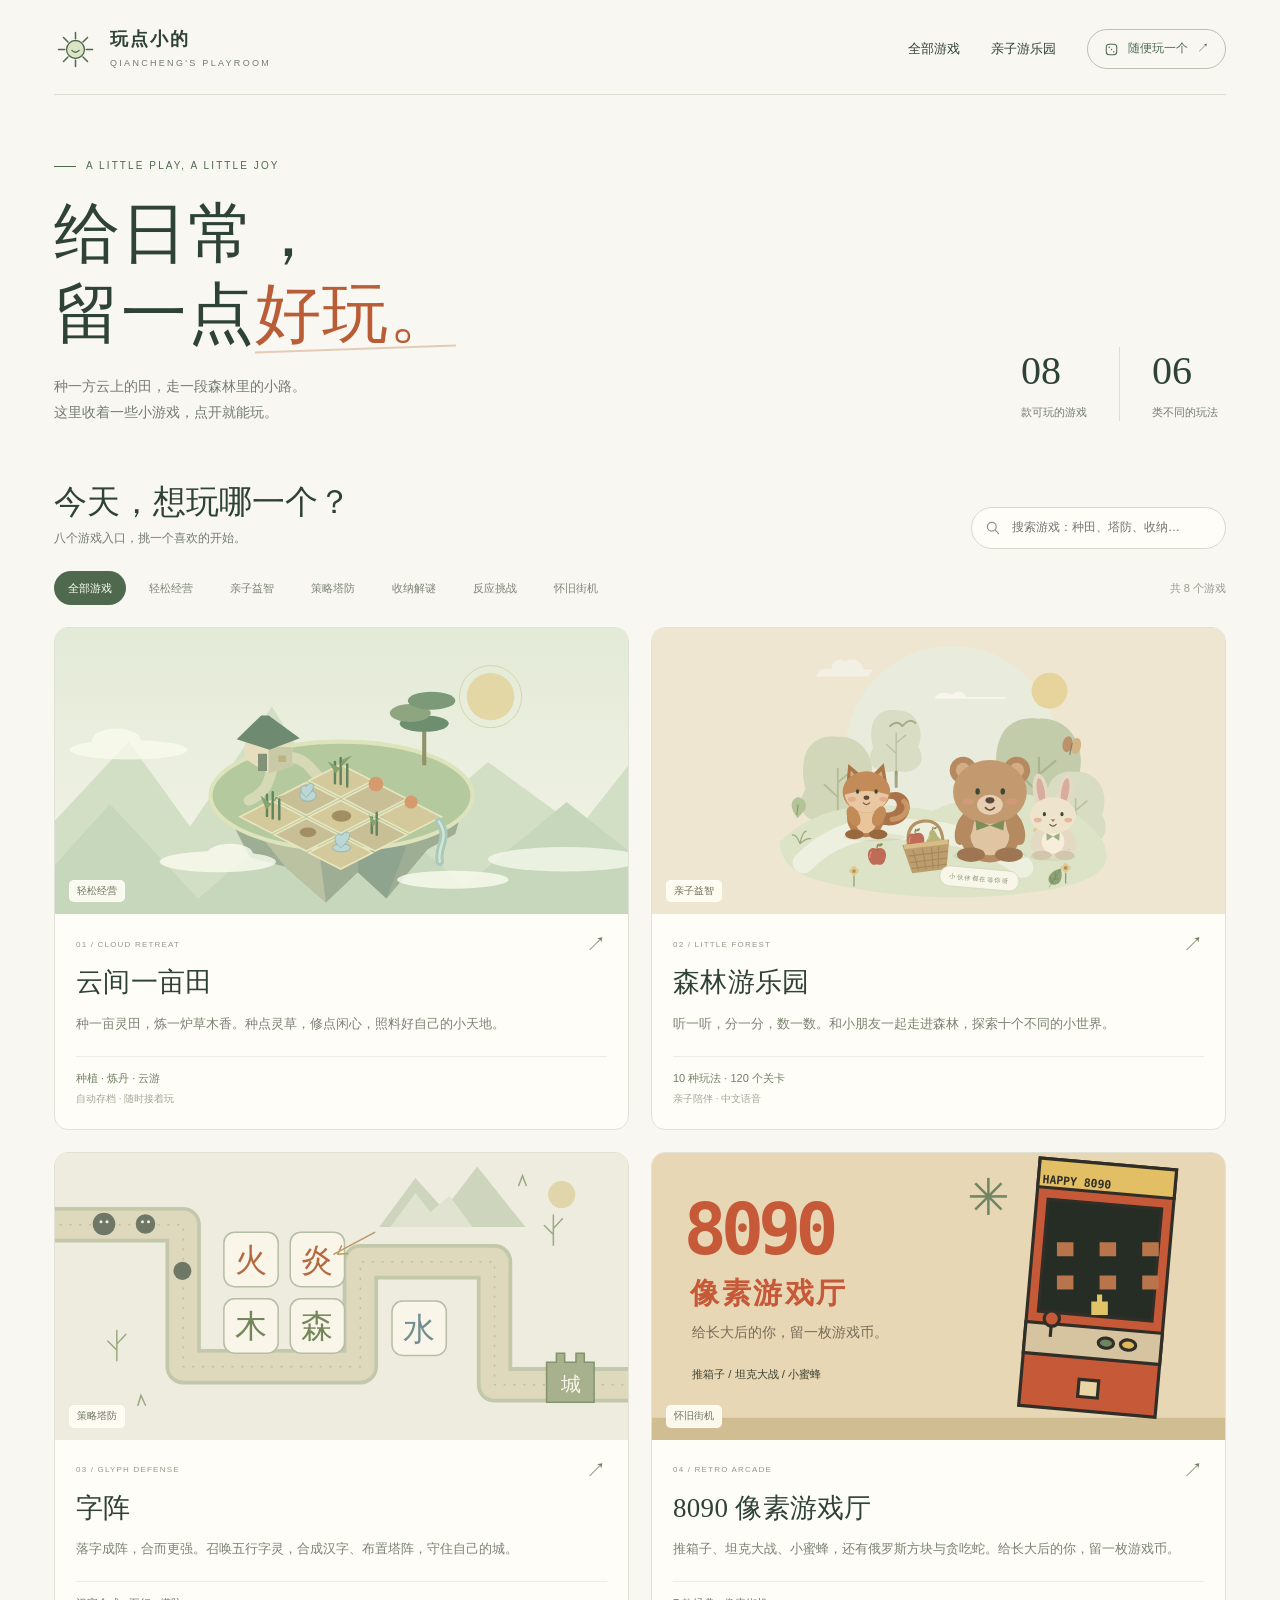
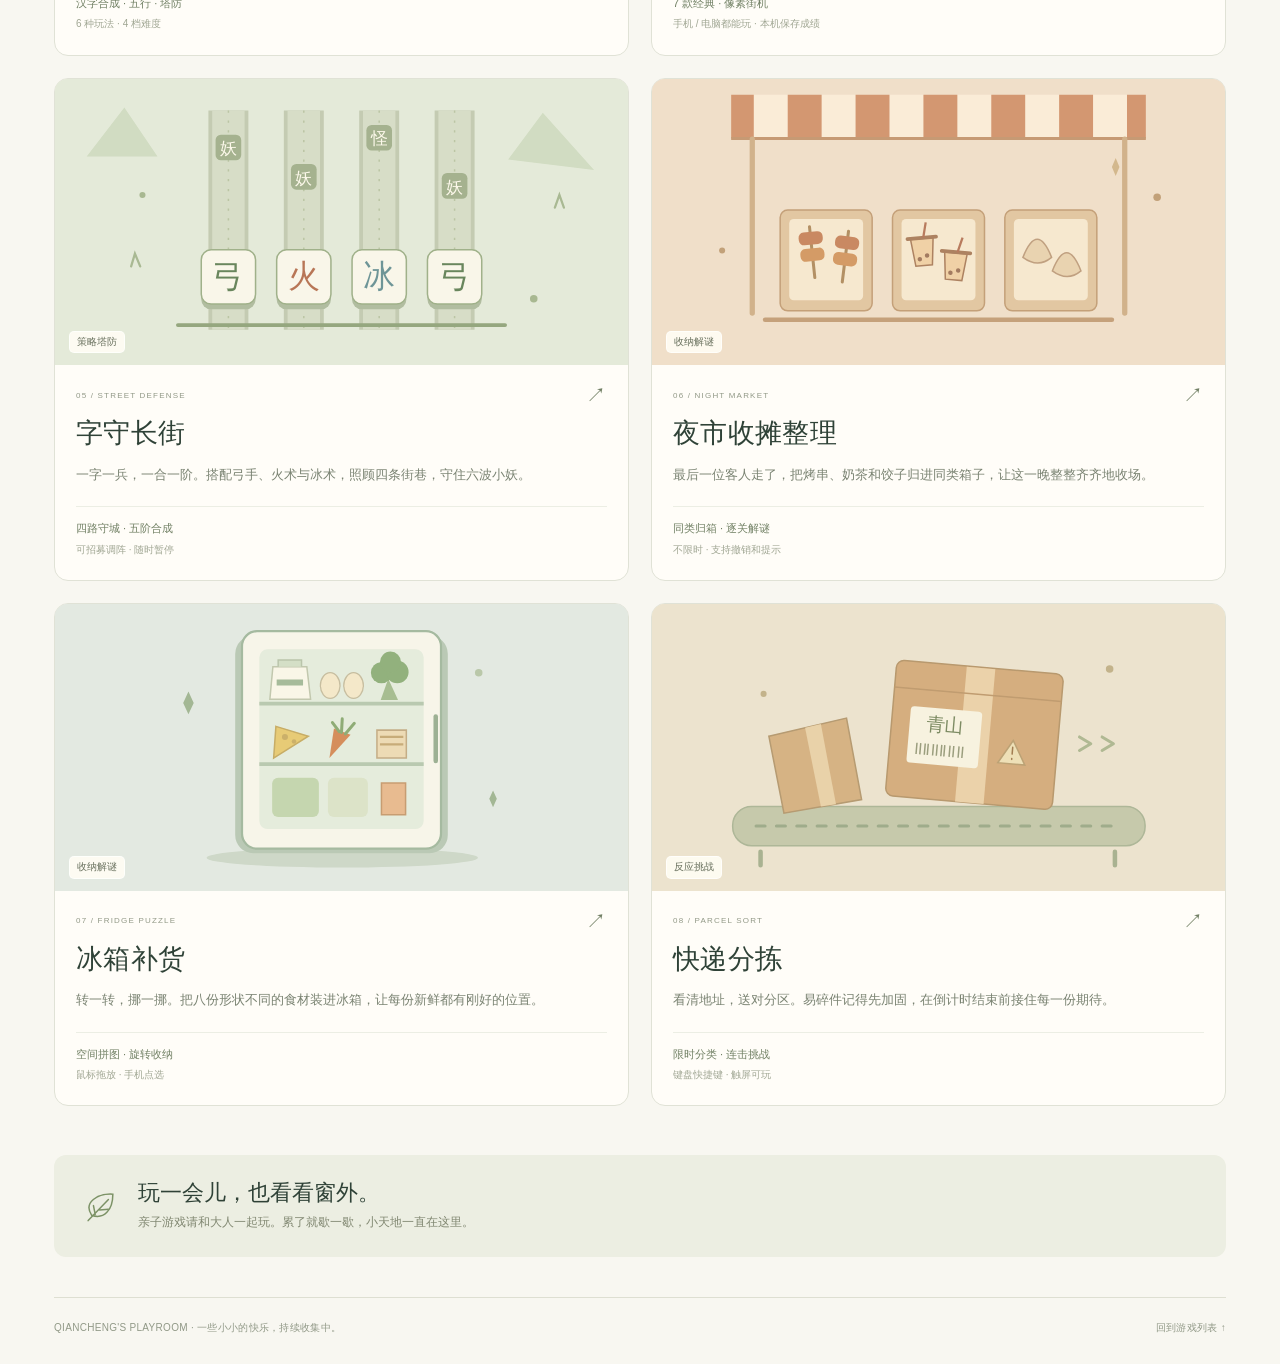
<file: index.html>
<!doctype html>
<html lang="zh-CN" class="no-js">
<head>
  <meta charset="utf-8">
  <meta name="viewport" content="width=device-width, initial-scale=1">
  <meta name="theme-color" content="#f8f7f1">
  <meta name="description" content="八个点开就能玩的小游戏入口：种田、亲子探索、汉字塔防、怀旧街机、夜市整理、冰箱拼图和快递分拣。挑一种心情，开始玩。">
  <title>玩点小的 · qiancheng 的小游戏收藏</title>
  <link rel="icon" href="./minigame/SenLinYouLeYuan/icon.svg" type="image/svg+xml">
  <style>
    :root{color-scheme:light;--paper:#f8f7f1;--ink:#2f4237;--muted:#737b70;--line:#dedfd2;--green:#4f694e;--accent:#b95d37;--serif:"STKaiti","KaiTi","Noto Serif SC",serif}
    *{box-sizing:border-box}html{scroll-behavior:smooth;scroll-padding-top:28px}body{margin:0;background:var(--paper);color:var(--ink);font:15px/1.65 -apple-system,BlinkMacSystemFont,"Segoe UI","Microsoft YaHei",sans-serif}a{color:inherit;text-decoration:none}button,input{font:inherit}button,a,input{-webkit-tap-highlight-color:transparent}button{cursor:pointer}button:disabled{cursor:default;opacity:.5}a:focus-visible,button:focus-visible,input:focus-visible{outline:3px solid #b95d3780;outline-offset:5px}button:focus-visible{border-color:var(--accent)}[hidden]{display:none!important}.wrap{max-width:1256px;margin:auto;padding:0 42px}.skip{position:fixed;left:20px;top:-70px;padding:12px 20px;background:var(--green);color:white;z-index:10;border-radius:8px}.skip:focus{top:14px}.site-header{display:flex;align-items:center;justify-content:space-between;padding:27px 0 23px;border-bottom:1px solid var(--line);gap:20px}.brand{display:flex;align-items:center;gap:13px}.brand-mark{width:43px;height:43px;color:var(--green)}.brand strong{display:block;font-size:18px;letter-spacing:2px;font-weight:650;line-height:1.4}.brand small{display:block;font-size:9px;letter-spacing:2.3px;color:var(--muted);margin-top:4px}.nav{display:flex;align-items:center;gap:31px;font-size:13px}.nav a:hover{color:var(--accent)}.random{border:1px solid #b8c2af;border-radius:24px;background:transparent;color:var(--green);padding:9px 16px;display:flex;align-items:center;gap:9px;font-size:12px;transition:background .2s}.random:hover{background:#e9eddf}.random svg{width:15px;height:15px}.hero{padding:63px 0 48px;display:grid;grid-template-columns:1fr auto;align-items:end;gap:32px}.eyebrow{font-size:10px;letter-spacing:2.1px;color:var(--green);display:flex;align-items:center;gap:10px;margin:0 0 19px}.eyebrow:before{content:"";display:block;width:22px;height:1px;background:var(--green)}h1{font-family:var(--serif);font-size:66px;font-weight:500;line-height:1.22;letter-spacing:1px;margin:0 0 18px}h1 em{font-style:normal;color:var(--accent);position:relative;white-space:nowrap}h1 em:after{content:"";position:absolute;left:0;right:0;bottom:0;border-bottom:2px solid #c6926c70;transform:rotate(-2deg)}.intro{font-size:14px;color:var(--muted);margin:0;line-height:1.9}.hero-aside{display:flex;gap:32px;padding:0 8px 5px 0}.stat{display:flex;flex-direction:column}.stat strong{font-family:Georgia,serif;font-size:40px;font-weight:400;line-height:1.2}.stat span{font-size:11px;color:var(--muted);margin-top:8px}.stat+.stat{border-left:1px solid var(--line);padding-left:32px}.section-label{display:flex;justify-content:space-between;align-items:center;margin:0 0 15px;gap:20px}.section-label h2{font-size:13px;font-weight:600;letter-spacing:1.4px;margin:0}.section-label>span{font-size:10px;letter-spacing:1.5px;color:#8a9081}.collections{display:grid;grid-template-columns:1fr 1fr;gap:22px}.collection{border:1px solid #d7ddc9;border-radius:18px;overflow:hidden;position:relative;background:#eef0e4;transition:transform .2s,box-shadow .2s}.collection:hover{transform:translateY(-4px);box-shadow:0 14px 35px #2f42370c}.collection-art{height:235px;overflow:hidden;position:relative}.collection-art>img{width:100%;height:100%;object-fit:cover;display:block}.forest-collection{background:#f2eade;border-color:#e2d8c6}.forest-collection .collection-art{background:#eae9d8}.forest-collection .collection-art>img{object-fit:contain;transform:scale(1.1);object-position:50% 45%}.collection-tag{position:absolute;top:17px;left:19px;border-radius:20px;background:#ffffffc9;padding:4px 11px;font-size:10px;color:#52614d;backdrop-filter:blur(5px)}.collection-copy{padding:20px 24px 23px;display:flex;align-items:end;gap:15px;border-top:1px solid #697b5717}.collection-copy>div{flex:1}.collection-copy small{font-size:9px;letter-spacing:2px;color:#8b937e}.collection-copy h3{font-family:var(--serif);font-size:29px;line-height:1.35;font-weight:500;margin:5px 0 6px}.collection-copy p{font-size:12px;color:var(--muted);margin:0}.round-arrow{width:38px;height:38px;display:grid;place-items:center;border:1px solid #b8c2a4;border-radius:50%;font-size:19px;flex-shrink:0}.forest-collection .round-arrow{border-color:#c8b99d}.catalog{padding-top:57px}.catalog-top{display:flex;align-items:end;justify-content:space-between;gap:20px;margin-bottom:22px}.catalog-top h2{font-family:var(--serif);font-size:33px;font-weight:500;margin:0;line-height:1.25}.catalog-top p{font-size:12px;color:var(--muted);margin:6px 0 0}.search{display:flex;align-items:center;gap:9px;border:1px solid #d5dacb;border-radius:25px;padding:8px 13px;background:#fffdf8;min-width:255px}.search svg{width:16px;height:16px;flex-shrink:0;color:#8c9483}.search input{width:100%;min-width:0;border:0;background:transparent;outline:none;color:var(--ink);font-size:12px;padding:2px}.search:focus-within{border-color:var(--green);box-shadow:0 0 0 3px #4f694e12}.search input:focus-visible{outline:0}.clear-search{border:0;background:transparent;color:#8c9483;font-size:18px;line-height:1;padding:3px}.catalog-tools{display:flex;justify-content:space-between;align-items:center;gap:18px;margin-bottom:22px}.filters{display:flex;flex-wrap:wrap;gap:9px}.filter{background:transparent;border:1px solid transparent;border-radius:20px;font-size:11px;color:#7d8577;padding:7px 13px;white-space:nowrap}.filter:hover{background:#ebeede}.filter[aria-pressed=true]{background:var(--green);color:#fffdf3}.result-count{font-size:11px;color:#969b8e;white-space:nowrap}.games-grid{display:grid;grid-template-columns:repeat(3,minmax(0,1fr));gap:22px}.game-card{border:1px solid #e0e2d6;border-radius:14px;overflow:hidden;background:#fffdf8;min-width:0;transition:transform .2s,box-shadow .2s,border-color .2s}.game-card:hover{transform:translateY(-4px);border-color:#c3cbb4;box-shadow:0 12px 26px #2f42370b}.game-link{display:flex;flex-direction:column;height:100%}.game-cover{aspect-ratio:2/1;position:relative;overflow:hidden;background:#e9eddf}.game-cover img{width:100%;height:100%;display:block;object-fit:cover;transition:transform .35s}.game-card:hover .game-cover img{transform:scale(1.035)}.game-cover.peach{background:#f0e2d5}.game-cover.sand{background:#eee6d0}.game-cover.rose{background:#f0e1dc}.game-cover.sky{background:#e1e8e4}.game-cover.moss{background:#e6ead8}.game-cover.butter{background:#f0ead6}.game-cover.mint{background:#e0e9de}.game-cover.lavender{background:#e9e6ed}.game-cover.clay{background:#ede3d9}.cover-label{position:absolute;bottom:12px;left:14px;background:#fffdf4e6;border:1px solid #ffffffaa;border-radius:5px;padding:2px 7px;font-size:10px;color:#69715e}.game-body{padding:16px 18px 17px;display:flex;flex:1;flex-direction:column}.card-meta{font-size:8px;letter-spacing:1.2px;color:#929987;display:flex;justify-content:space-between;align-items:center}.arrow{font-size:20px;line-height:1;color:#728065}.game-body h3{font-size:17px;font-weight:550;margin:6px 0 7px;letter-spacing:.3px}.game-body>p{font-size:12px;line-height:1.8;color:#7a8372;margin:0 0 19px;flex:1}.game-foot{border-top:1px solid #eceee4;padding-top:12px;display:flex;flex-direction:column;gap:4px;font-size:10px}.game-foot span:first-child{color:#718064}.game-foot span:last-child{font-size:9px;color:#a0a693}.empty{border:1px dashed #cfd6bf;padding:48px 20px;text-align:center;border-radius:14px;color:var(--muted)}.empty h3{font-size:17px;color:var(--ink);font-weight:500;margin:0 0 8px}.empty p{font-size:12px;margin:0 0 18px}.empty button{border:1px solid #bbc5ad;background:#f0f3e7;padding:8px 17px;border-radius:20px;font-size:12px;color:var(--green)}.little-note{margin:49px 0 0;padding:24px 28px;background:#eceee2;border-radius:12px;display:flex;align-items:center;gap:19px}.note-icon{width:37px;height:37px;color:#7c9266;flex-shrink:0}.little-note h2{font-family:var(--serif);font-size:22px;font-weight:500;line-height:1.3;margin:0 0 5px}.little-note p{font-size:12px;color:#808771;margin:0}.site-footer{display:flex;justify-content:space-between;align-items:center;gap:18px;border-top:1px solid var(--line);margin-top:40px;padding:22px 0 28px;color:#919987;font-size:10px;letter-spacing:.3px}.site-footer a:hover{color:var(--green)}.no-js .search,.no-js .catalog-tools,.no-js .random{display:none}.noscript{font-size:12px;color:var(--muted);margin:16px 0}
    @media(min-width:1400px){.wrap{max-width:1380px;padding:0 56px}.games-grid{grid-template-columns:repeat(4,minmax(0,1fr))}.collection-art{height:260px}.hero{padding-top:69px}}
    @media(max-width:850px){.wrap{padding:0 26px}.hero{padding:45px 0 35px}h1{font-size:52px}.hero-aside{gap:20px}.stat+.stat{padding-left:20px}.stat strong{font-size:34px}.collections{gap:16px}.collection-art{height:195px}.collection-copy{padding:17px}.collection-copy h3{font-size:25px}.games-grid{grid-template-columns:repeat(2,minmax(0,1fr));gap:17px}.nav{gap:18px}.catalog-top{align-items:center}.search{min-width:220px}.catalog{padding-top:42px}.catalog-tools{align-items:start;flex-direction:column;gap:9px}.result-count{align-self:flex-end;margin-top:-1px}}
    @media(max-width:540px){.wrap{padding:0 18px}.site-header{padding:20px 0 18px}.brand{gap:9px}.brand-mark{width:34px;height:34px}.brand strong{font-size:16px}.brand small{font-size:8px;letter-spacing:1.7px}.nav>a{display:none}.random{padding:8px 11px;font-size:10px;gap:6px}.nav{gap:0}.hero{display:block;padding:35px 0 28px}.eyebrow{font-size:8px;margin-bottom:13px}h1{font-size:43px;letter-spacing:0;margin-bottom:14px}.intro{font-size:12px}.hero-aside{margin-top:25px;padding:0;gap:24px}.stat{flex-direction:row;align-items:baseline;gap:8px}.stat strong{font-size:27px}.stat span{font-size:10px;margin:0}.stat+.stat{padding-left:24px}.section-label h2{font-size:11px}.section-label>span{font-size:8px}.collections{grid-template-columns:1fr;gap:15px}.collection-art{height:180px}.collection-copy h3{font-size:25px}.collection-copy p{font-size:11px}.collection-copy small{font-size:8px}.catalog{padding-top:35px}.catalog-top{display:block;margin-bottom:17px}.catalog-top h2{font-size:28px}.catalog-top p{font-size:11px}.search{margin-top:18px;width:100%;padding:10px 13px}.catalog-tools{gap:13px;margin-bottom:17px}.filters{gap:5px}.filter{font-size:10px;padding:7px 10px}.result-count{font-size:10px}.games-grid{gap:12px}.game-card{border-radius:11px}.game-body{padding:11px 11px 12px}.game-body h3{font-size:14px;line-height:1.5;margin:5px 0}.game-body>p{font-size:10px;margin-bottom:13px;line-height:1.7}.card-meta{font-size:6px;letter-spacing:.5px}.arrow{font-size:17px}.cover-label{font-size:8px;bottom:8px;left:8px;padding:1px 5px}.game-foot{font-size:8px;gap:4px;padding-top:9px}.game-foot span:last-child{font-size:8px}.little-note{padding:20px 17px;gap:12px;margin-top:32px}.little-note h2{font-size:20px}.little-note p{font-size:10px}.note-icon{width:30px;height:30px}.site-footer{align-items:flex-start;font-size:9px;margin-top:29px;padding:18px 0 24px}.site-footer span{max-width:200px}}
    @media(prefers-reduced-motion:reduce){html{scroll-behavior:auto}*,*:before,*:after{transition:none!important}}
    /* One card per game collection: eight collections on the homepage. */
    .catalog{padding-top:8px}.games-grid{grid-template-columns:repeat(2,minmax(0,1fr))}.game-cover{aspect-ratio:2/1}.game-body{padding:20px 21px 22px}.game-body h3{font-family:var(--serif);font-size:27px;font-weight:500}.game-body>p{font-size:13px;line-height:1.9}.game-foot{font-size:11px}.game-foot span:last-child{font-size:10px}.game-cover img[src$="forest.svg"]{object-fit:contain;transform:scale(1.04)}
    @media(min-width:1400px){.games-grid{grid-template-columns:repeat(4,minmax(0,1fr))}}
    @media(max-width:850px){.games-grid{grid-template-columns:repeat(2,minmax(0,1fr))}.game-body{padding:17px}.game-body h3{font-size:25px}.game-body>p{font-size:12px}}
    @media(max-width:540px){.catalog{padding-top:4px}.games-grid{grid-template-columns:1fr;gap:20px}.game-body{padding:18px 20px 20px}.game-body h3{font-size:27px}.game-body>p{font-size:12px}.card-meta{font-size:9px}.cover-label{font-size:10px;left:14px;bottom:13px;padding:3px 8px}.game-foot{font-size:11px}.game-foot span:last-child{font-size:10px}}
  </style>
</head>
<body>
  <a class="skip" href="#catalog">跳到游戏列表</a>
  <div class="wrap">
    <header class="site-header">
      <a class="brand" href="./index.html" aria-label="玩点小的首页"><svg class="brand-mark" viewBox="0 0 48 48" fill="none" aria-hidden="true"><path d="M24 5v7m0 24v7M5 24h7m24 0h7M10.6 10.6l5 5m16.8 16.8 5 5M10.6 37.4l5-5m16.8-16.8 5-5" stroke="currentColor" stroke-width="1.7" stroke-linecap="round"/><circle cx="24" cy="24" r="10" fill="#dce4c6" stroke="currentColor" stroke-width="1.5"/><path d="M20 25q4 4 8 0" stroke="currentColor" stroke-width="1.5" stroke-linecap="round"/></svg><span><strong>玩点小的</strong><small>QIANCHENG'S PLAYROOM</small></span></a>
      <nav class="nav" aria-label="主导航"><a href="#catalog">全部游戏</a><a href="./minigame/SenLinYouLeYuan/index.html">亲子游乐园</a><button class="random" id="randomGame" hidden><svg viewBox="0 0 20 20" fill="none" aria-hidden="true"><rect x="3" y="3" width="14" height="14" rx="4" stroke="currentColor" stroke-width="1.4"/><circle cx="7" cy="7" r="1" fill="currentColor"/><circle cx="13" cy="13" r="1" fill="currentColor"/><circle cx="10" cy="10" r="1" fill="currentColor"/></svg> 随便玩一个 <span aria-hidden="true">↗</span></button></nav>
    </header>
    <main>
      <section class="hero" aria-labelledby="heroTitle"><div><p class="eyebrow">A LITTLE PLAY, A LITTLE JOY</p><h1 id="heroTitle">给日常，<br>留一点<em>好玩。</em></h1><p class="intro">种一方云上的田，走一段森林里的小路。<br>这里收着一些小游戏，点开就能玩。</p></div><div class="hero-aside" aria-label="游戏概况"><div class="stat"><strong>08</strong><span>款可玩的游戏</span></div><div class="stat"><strong>06</strong><span>类不同的玩法</span></div></div></section>
      <section class="catalog" id="catalog" aria-labelledby="catalogTitle"><div class="catalog-top"><div><h2 id="catalogTitle">今天，想玩哪一个？</h2><p>八个游戏入口，挑一个喜欢的开始。</p></div><label class="search"><svg viewBox="0 0 20 20" fill="none" aria-hidden="true"><circle cx="8.5" cy="8.5" r="5.5" stroke="currentColor" stroke-width="1.5"/><path d="m13 13 4 4" stroke="currentColor" stroke-width="1.5" stroke-linecap="round"/></svg><input id="gameSearch" type="search" placeholder="搜索游戏：种田、塔防、收纳…" aria-label="搜索游戏" autocomplete="off"><button class="clear-search" id="clearSearch" type="button" aria-label="清空搜索" hidden>×</button></label></div>
        <div class="catalog-tools"><div class="filters" role="group" aria-label="按玩法筛选"><button class="filter" data-filter="全部" aria-pressed="true">全部游戏</button><button class="filter" data-filter="轻松经营" aria-pressed="false">轻松经营</button><button class="filter" data-filter="亲子益智" aria-pressed="false">亲子益智</button><button class="filter" data-filter="策略塔防" aria-pressed="false">策略塔防</button><button class="filter" data-filter="收纳解谜" aria-pressed="false">收纳解谜</button><button class="filter" data-filter="反应挑战" aria-pressed="false">反应挑战</button><button class="filter" data-filter="怀旧街机" aria-pressed="false">怀旧街机</button></div><span class="result-count" id="resultCount" role="status" aria-live="polite">共 8 个游戏</span></div>
        <div class="games-grid" id="gameGrid">
      <article class="game-card" data-category="轻松经营" data-search="云间一亩田 种一亩灵田，炼一炉草木香。种点灵草，修点闲心，照料好自己的小天地。 轻松经营 种植 · 炼丹 · 云游 种田 修仙">
        <a class="game-link" href="./minigame/cloud-retreat/index.html" aria-label="开始玩云间一亩田">
          <div class="game-cover sage"><img src="./minigame/cloud-retreat/assets/cover.svg" alt="云间一亩田游戏插画" width="760" height="380"><span class="cover-label">轻松经营</span></div>
          <div class="game-body"><div class="card-meta"><span>01 / CLOUD RETREAT</span><span class="arrow" aria-hidden="true">↗</span></div><h3>云间一亩田</h3><p>种一亩灵田，炼一炉草木香。种点灵草，修点闲心，照料好自己的小天地。</p><div class="game-foot"><span>种植 · 炼丹 · 云游</span><span>自动存档 · 随时接着玩</span></div></div>
        </a>
      </article>
      <article class="game-card" data-category="亲子益智" data-search="森林游乐园 听一听，分一分，数一数。和小朋友一起走进森林，探索十个不同的小世界。 亲子益智 10 种玩法 · 120 个关卡">
        <a class="game-link" href="./minigame/SenLinYouLeYuan/index.html" aria-label="开始玩森林游乐园">
          <div class="game-cover sand"><img src="./assets/game-covers/forest.svg" alt="森林游乐园游戏插画" width="760" height="380"><span class="cover-label">亲子益智</span></div>
          <div class="game-body"><div class="card-meta"><span>02 / LITTLE FOREST</span><span class="arrow" aria-hidden="true">↗</span></div><h3>森林游乐园</h3><p>听一听，分一分，数一数。和小朋友一起走进森林，探索十个不同的小世界。</p><div class="game-foot"><span>10 种玩法 · 120 个关卡</span><span>亲子陪伴 · 中文语音</span></div></div>
        </a>
      </article>
      <article class="game-card" data-category="策略塔防" data-search="字阵 落字成阵，合而更强。召唤五行字灵，合成汉字、布置塔阵，守住自己的城。 策略塔防 汉字合成 · 五行 · 塔防">
        <a class="game-link" href="./minigame/glyph-defense/index.html" aria-label="开始玩字阵">
          <div class="game-cover butter"><img src="./assets/game-covers/glyph-defense.svg" alt="字阵游戏插画" width="760" height="380"><span class="cover-label">策略塔防</span></div>
          <div class="game-body"><div class="card-meta"><span>03 / GLYPH DEFENSE</span><span class="arrow" aria-hidden="true">↗</span></div><h3>字阵</h3><p>落字成阵，合而更强。召唤五行字灵，合成汉字、布置塔阵，守住自己的城。</p><div class="game-foot"><span>汉字合成 · 五行 · 塔防</span><span>6 种玩法 · 4 档难度</span></div></div>
        </a>
      </article>
      <article class="game-card" data-category="怀旧街机" data-search="8090 像素游戏厅 推箱子 坦克大战 小蜜蜂 俄罗斯方块 贪吃蛇 打砖块 扫雷 经典 街机 怀旧 七款游戏">
        <a class="game-link" href="./minigame/retro-arcade/index.html" aria-label="开始玩8090像素游戏厅">
          <div class="game-cover peach"><img src="./minigame/retro-arcade/assets/cover.svg" alt="8090像素游戏厅街机插画" width="900" height="500"><span class="cover-label">怀旧街机</span></div>
          <div class="game-body"><div class="card-meta"><span>04 / RETRO ARCADE</span><span class="arrow" aria-hidden="true">↗</span></div><h3>8090 像素游戏厅</h3><p>推箱子、坦克大战、小蜜蜂，还有俄罗斯方块与贪吃蛇。给长大后的你，留一枚游戏币。</p><div class="game-foot"><span>7 款经典 · 像素街机</span><span>手机 / 电脑都能玩 · 本机保存成绩</span></div></div>
        </a>
      </article>
      <article class="game-card" data-category="策略塔防" data-search="字守长街 一字一兵，一合一阶。搭配弓手、火术与冰术，照顾四条街巷，守住六波小妖。 策略塔防 四路守城 · 五阶合成 文字 合成 守城 弓手 塔防">
        <a class="game-link" href="./minigame/street-defense/index.html" aria-label="开始玩字守长街">
          <div class="game-cover moss"><img src="./minigame/street-defense/assets/cover.svg" alt="字守长街游戏插画" width="760" height="380"><span class="cover-label">策略塔防</span></div>
          <div class="game-body"><div class="card-meta"><span>05 / STREET DEFENSE</span><span class="arrow" aria-hidden="true">↗</span></div><h3>字守长街</h3><p>一字一兵，一合一阶。搭配弓手、火术与冰术，照顾四条街巷，守住六波小妖。</p><div class="game-foot"><span>四路守城 · 五阶合成</span><span>可招募调阵 · 随时暂停</span></div></div>
        </a>
      </article>
      <article class="game-card" data-category="收纳解谜" data-search="夜市收摊整理 最后一位客人走了，把烤串、奶茶和饺子归进同类箱子，让这一晚整整齐齐地收场。 收纳解谜 同类归箱 · 逐关解谜 夜市 收纳 整理 分类 箱子 解压">
        <a class="game-link" href="./minigame/night-market/index.html" aria-label="开始玩夜市收摊整理">
          <div class="game-cover peach"><img src="./minigame/night-market/assets/cover.svg" alt="夜市收摊整理游戏插画" width="760" height="380"><span class="cover-label">收纳解谜</span></div>
          <div class="game-body"><div class="card-meta"><span>06 / NIGHT MARKET</span><span class="arrow" aria-hidden="true">↗</span></div><h3>夜市收摊整理</h3><p>最后一位客人走了，把烤串、奶茶和饺子归进同类箱子，让这一晚整整齐齐地收场。</p><div class="game-foot"><span>同类归箱 · 逐关解谜</span><span>不限时 · 支持撤销和提示</span></div></div>
        </a>
      </article>
      <article class="game-card" data-category="收纳解谜" data-search="冰箱补货 转一转，挪一挪。把八份形状不同的食材装进冰箱，让每份新鲜都有刚好的位置。 收纳解谜 空间拼图 · 旋转收纳 冰箱 拼图 食材 旋转 空间 收纳">
        <a class="game-link" href="./minigame/fridge-puzzle/index.html" aria-label="开始玩冰箱补货">
          <div class="game-cover sky"><img src="./minigame/fridge-puzzle/assets/cover.svg" alt="冰箱补货游戏插画" width="760" height="380"><span class="cover-label">收纳解谜</span></div>
          <div class="game-body"><div class="card-meta"><span>07 / FRIDGE PUZZLE</span><span class="arrow" aria-hidden="true">↗</span></div><h3>冰箱补货</h3><p>转一转，挪一挪。把八份形状不同的食材装进冰箱，让每份新鲜都有刚好的位置。</p><div class="game-foot"><span>空间拼图 · 旋转收纳</span><span>鼠标拖放 · 手机点选</span></div></div>
        </a>
      </article>
      <article class="game-card" data-category="反应挑战" data-search="快递分拣 看清地址，送对分区。易碎件记得先加固，在倒计时结束前接住每一份期待。 反应挑战 限时分类 · 连击挑战 快递 分拣 反应 限时 包裹 地址">
        <a class="game-link" href="./minigame/parcel-sort/index.html" aria-label="开始玩快递分拣">
          <div class="game-cover sand"><img src="./minigame/parcel-sort/assets/cover.svg" alt="快递分拣游戏插画" width="760" height="380"><span class="cover-label">反应挑战</span></div>
          <div class="game-body"><div class="card-meta"><span>08 / PARCEL SORT</span><span class="arrow" aria-hidden="true">↗</span></div><h3>快递分拣</h3><p>看清地址，送对分区。易碎件记得先加固，在倒计时结束前接住每一份期待。</p><div class="game-foot"><span>限时分类 · 连击挑战</span><span>键盘快捷键 · 触屏可玩</span></div></div>
        </a>
      </article>
        </div><div class="empty" id="emptyState" hidden><h3>这个小游戏，还没被收进来。</h3><p>换个关键词，或者看看其他玩法吧。</p><button id="resetFilters" type="button">看看全部游戏</button></div>
        <noscript><p class="noscript">所有游戏链接都可以直接打开。开启 JavaScript 后可使用搜索、筛选和随机选择。</p></noscript>
      </section>
      <aside class="little-note"><svg class="note-icon" viewBox="0 0 42 42" fill="none" aria-hidden="true"><path d="M11 31C1 16 18 6 35 7c0 18-10 29-24 24Z" stroke="currentColor" stroke-width="1.7"/><path d="m7 37 23-24m-15 17-2-10m7 5 10-1" stroke="currentColor" stroke-width="1.7" stroke-linecap="round"/></svg><div><h2>玩一会儿，也看看窗外。</h2><p>亲子游戏请和大人一起玩。累了就歇一歇，小天地一直在这里。</p></div></aside>
    </main>
    <footer class="site-footer"><span>QIANCHENG'S PLAYROOM · 一些小小的快乐，持续收集中。</span><a href="#catalog">回到游戏列表 ↑</a></footer>
  </div>
  <script>
    (() => {
      'use strict';
      document.documentElement.classList.remove('no-js');
      const cards=[...document.querySelectorAll('.game-card')], input=document.getElementById('gameSearch'), random=document.getElementById('randomGame');
      let category='全部';
      function filterGames(){
        const query=input.value.trim().toLocaleLowerCase('zh-CN');let count=0;
        for(const card of cards){const match=(category==='全部'||card.dataset.category===category)&&(!query||card.dataset.search.toLocaleLowerCase('zh-CN').includes(query));card.hidden=!match;if(match)count++;}
        document.getElementById('resultCount').textContent=count===cards.length?'共 '+cards.length+' 个游戏':'找到 '+count+' 个游戏';
        document.getElementById('emptyState').hidden=count!==0;document.getElementById('clearSearch').hidden=!input.value;random.disabled=count===0;
      }
      input.addEventListener('input',filterGames);
      for(const button of document.querySelectorAll('[data-filter]'))button.addEventListener('click',()=>{category=button.dataset.filter;document.querySelectorAll('[data-filter]').forEach(b=>b.setAttribute('aria-pressed',String(b===button)));filterGames();});
      document.getElementById('clearSearch').addEventListener('click',()=>{input.value='';filterGames();input.focus();});
      document.getElementById('resetFilters').addEventListener('click',()=>{input.value='';document.querySelector('[data-filter="全部"]').click();input.focus();});
      random.hidden=false;random.addEventListener('click',()=>{const visible=cards.filter(card=>!card.hidden);if(visible.length)location.assign(visible[Math.floor(Math.random()*visible.length)].querySelector('a').href);});
      filterGames();
    })();
  </script>
</body>
</html>
</file>
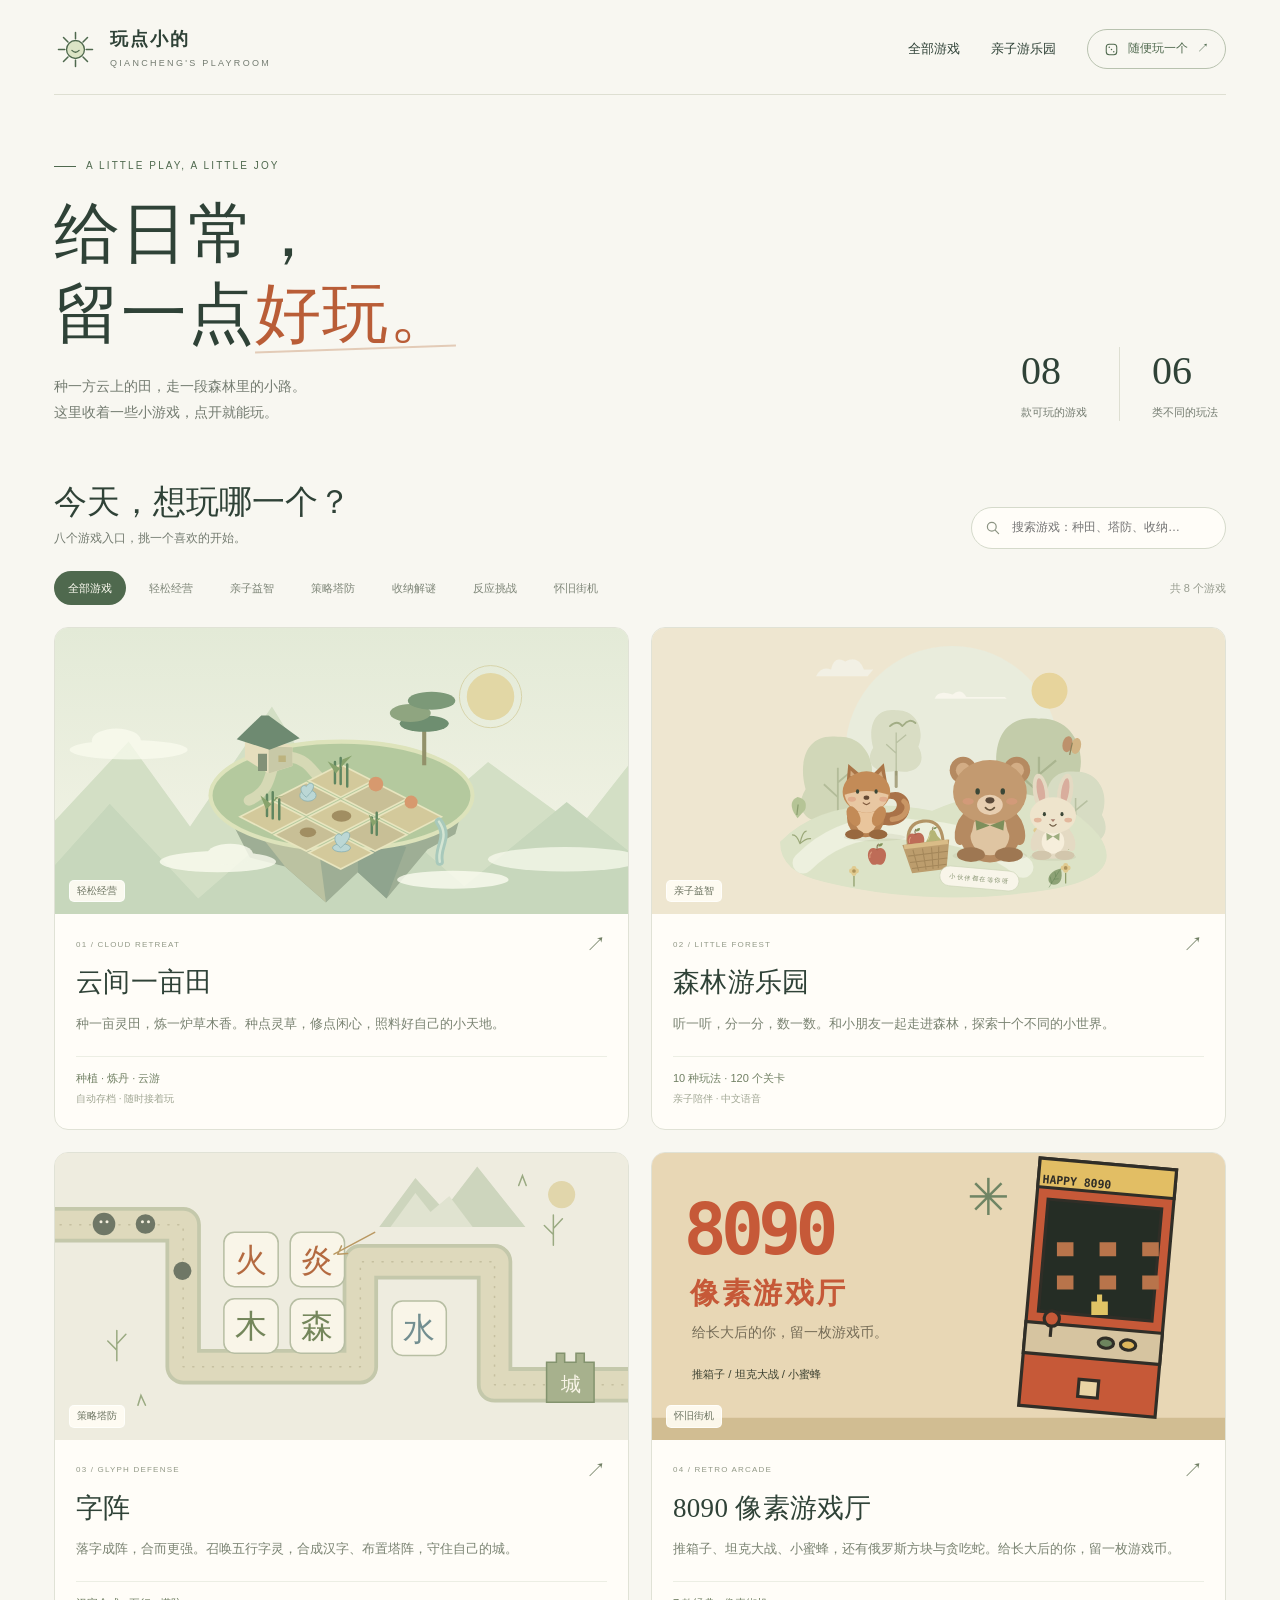
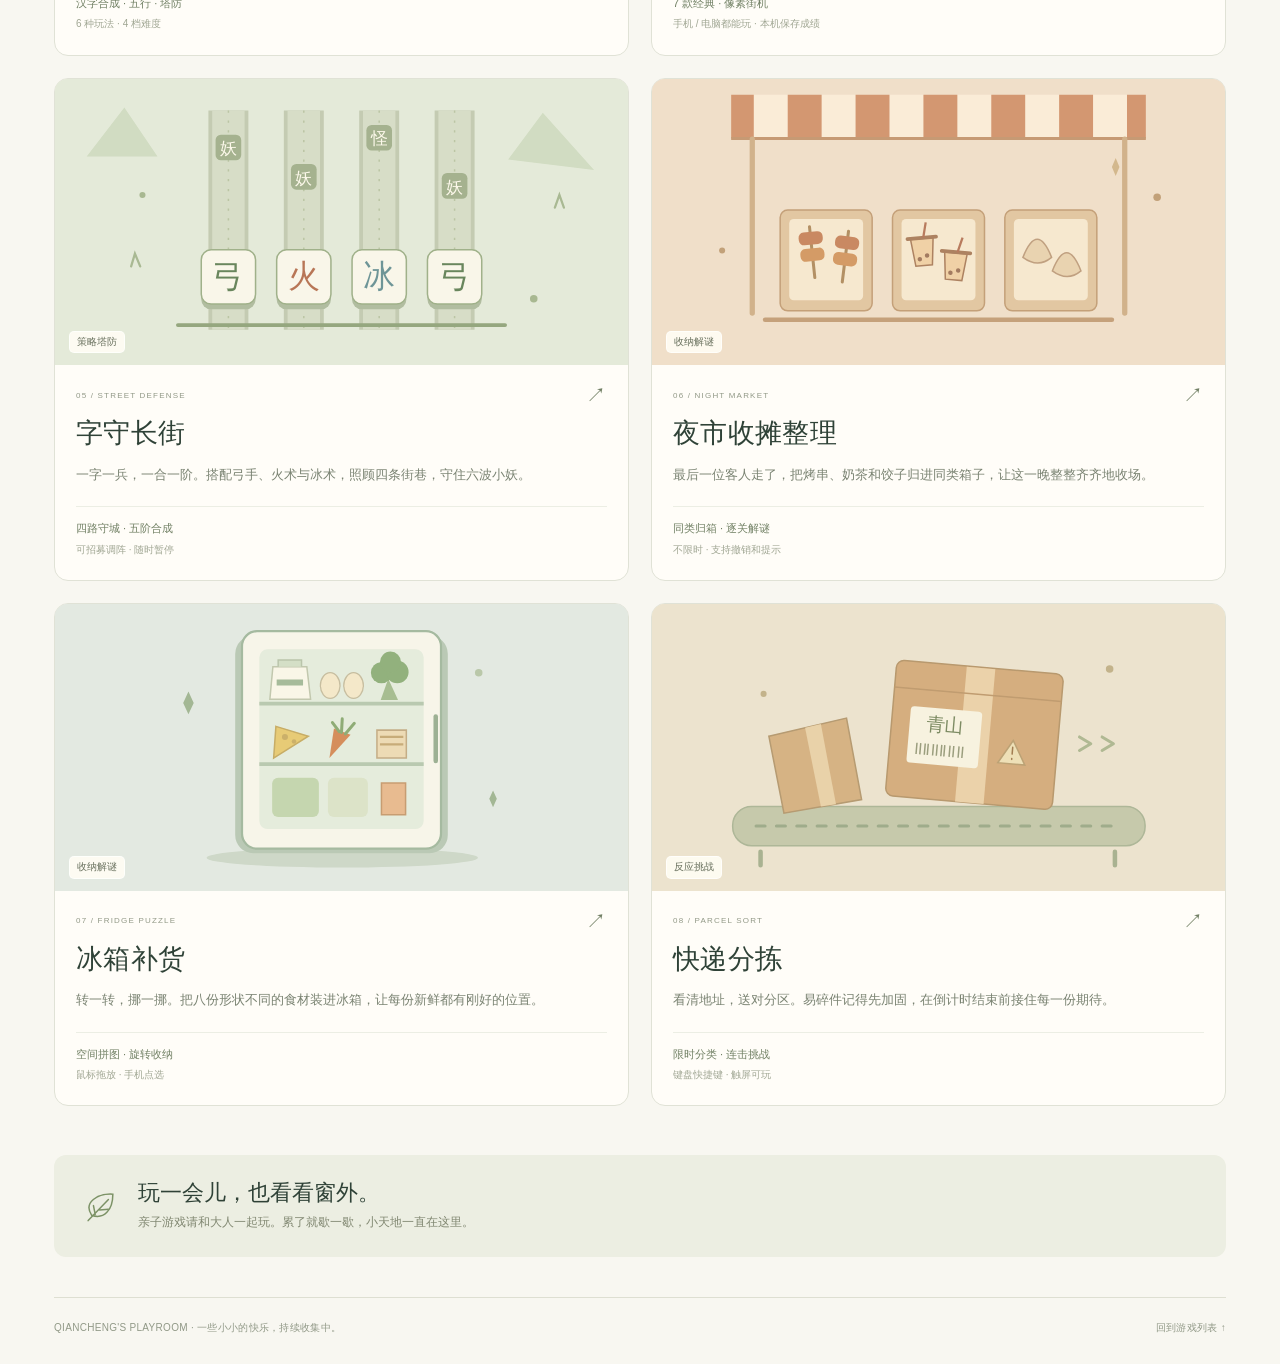
<file: minigame/index.html>
<!doctype html>
<html lang="zh-CN">
<head>
  <meta charset="utf-8">
  <meta name="viewport" content="width=device-width, initial-scale=1">
  <meta http-equiv="refresh" content="0; url=../index.html">
  <title>前往小游戏首页 · 玩点小的</title>
  <link rel="icon" href="./SenLinYouLeYuan/icon.svg" type="image/svg+xml">
  <style>body{margin:0;min-height:100vh;display:grid;place-items:center;background:#f8f7f1;color:#4f694e;font:16px/1.8 system-ui,"Microsoft YaHei",sans-serif}a{color:inherit}</style>
</head>
<body>
  <p>正在前往<a href="../index.html">小游戏首页 →</a></p>
  <script>window.location.replace('../index.html');</script>
</body>
</html>
</file>
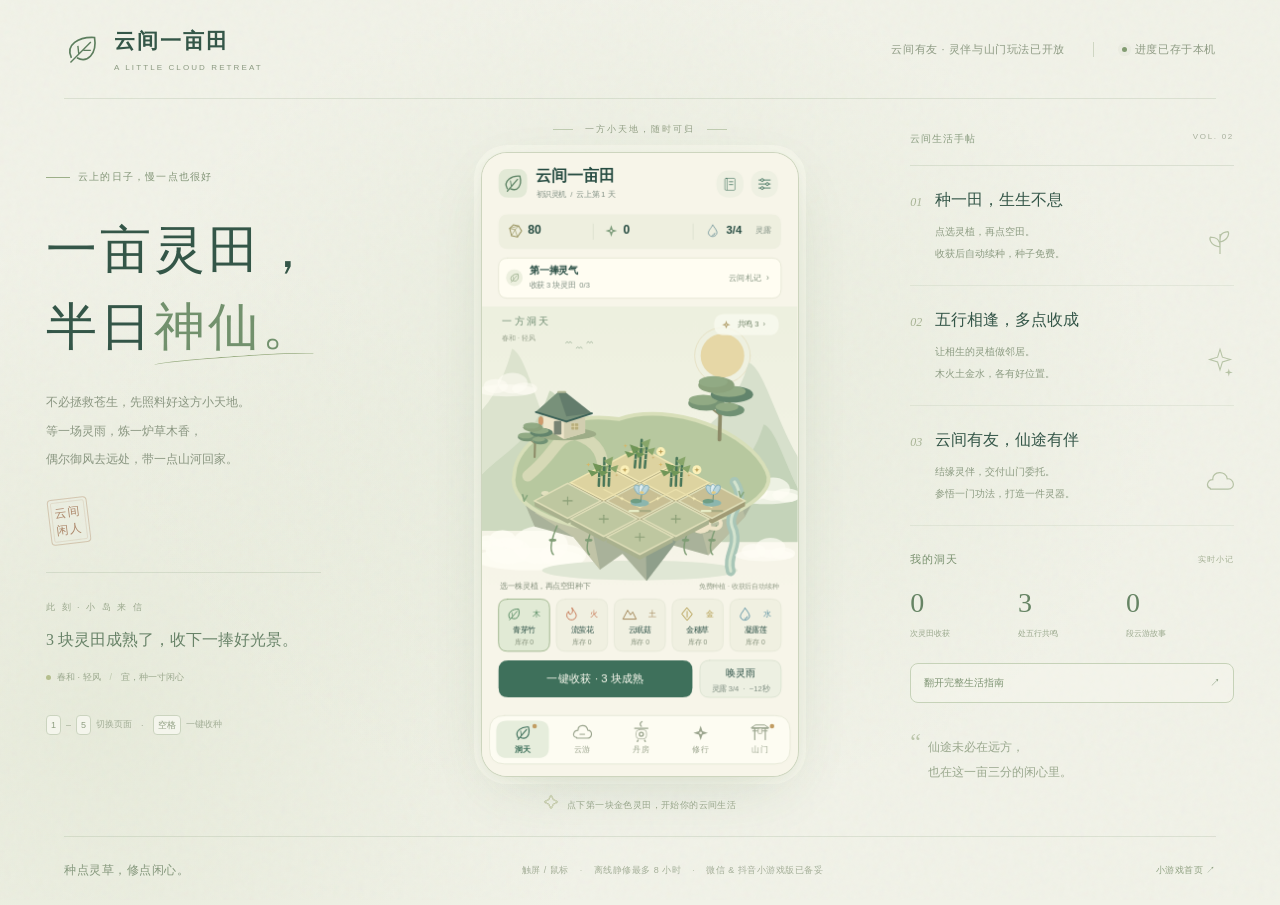
<file: minigame/cloud-retreat/index.html>
<!doctype html>
<html lang="zh-CN">
<head>
  <meta charset="utf-8">
  <meta name="viewport" content="width=device-width, initial-scale=1, viewport-fit=cover, user-scalable=no">
  <meta name="theme-color" content="#f3f3e8">
  <meta name="description" content="种一亩灵田，修一颗闲心。一个点开就能玩的原创修仙经营小游戏。">
  <title>云间一亩田 · 种点灵草，修点闲心</title>
  <link rel="icon" href="assets/icon.svg" type="image/svg+xml">
  <link rel="stylesheet" href="game.7bfcd91b7716.css">
  <script defer src="game.0ebac3b41cc1.js"></script>
</head>
<body>
  <header class="site-header">
    <a class="wordmark" href="../index.html" aria-label="返回小游戏首页"><svg viewBox="0 0 40 40" fill="none" aria-hidden="true"><path d="M8 29C1 15 16 6 33 7C36 25 25 35 14 29" stroke="currentColor" stroke-width="1.8"/><path d="M7 34L29 12M16 25L15 16M21 21L29 21" stroke="currentColor" stroke-width="1.5"/></svg><span>云间一亩田<small>A LITTLE CLOUD RETREAT</small></span></a>
    <div class="header-meta"><span class="edition">云间有友 · 灵伴与山门玩法已开放</span><span class="save-status"><i></i><span id="save-status">进度自动保存</span></span></div>
  </header>
  <main class="experience">
    <aside class="intro">
      <div class="intro-kicker"><span></span> 云上的日子，慢一点也很好</div>
      <h1>一亩灵田，<br>半日<span>神仙。</span></h1>
      <p class="intro-copy">不必拯救苍生，先照料好这方小天地。<br>等一场灵雨，炼一炉草木香，<br>偶尔御风去远处，带一点山河回家。</p>
      <div class="ink-stamp" aria-hidden="true">云间<br>闲人</div>
      <div class="live-note"><span class="note-index">此 刻 · 小 岛 来 信</span><p id="island-note">灵田里的第一捧灵气，正等着你。</p><div><span class="weather-dot"></span> 春和 · 轻风 <span class="note-divide">/</span> 宜，种一寸闲心</div></div>
      <div class="keys"><kbd>1</kbd>–<kbd>5</kbd> 切换页面 <span>·</span> <kbd>空格</kbd> 一键收种</div>
    </aside>
    <section class="play-area" aria-label="云间一亩田游戏">
      <div class="device-top"><span></span><span>一方小天地，随时可归</span><span></span></div>
      <div class="game-frame" id="game-frame">
        <canvas id="game" aria-label="云间一亩田，竖屏修仙经营游戏"></canvas>
        <div id="game-controls" class="game-controls" aria-label="游戏操作"></div>
        <noscript>请启用 JavaScript 后游玩。</noscript>
      </div>
      <p class="device-caption"><span>✧</span> 点下第一块金色灵田，开始你的云间生活</p>
    </section>
    <aside class="field-guide">
      <div class="guide-header"><span>云间生活手帖</span><span>VOL. 02</span></div>
      <section class="guide-step"><span class="step-number">01</span><div><h2>种一田，生生不息</h2><p>点选灵植，再点空田。<br>收获后自动续种，种子免费。</p></div><svg viewBox="0 0 34 40" fill="none" aria-hidden="true"><path d="M17 35V10M17 26C4 25 4 15 5 14C14 14 17 18 17 26ZM17 20C29 17 28 8 27 7C17 8 17 13 17 20Z" stroke="currentColor" stroke-width="1.5"/></svg></section>
      <section class="guide-step"><span class="step-number">02</span><div><h2>五行相逢，多点收成</h2><p>让相生的灵植做邻居。<br>木火土金水，各有好位置。</p></div><svg viewBox="0 0 34 40" fill="none" aria-hidden="true"><path d="m17 4 3 10 10 3-10 3-3 10-3-10-10-3 10-3 3-10Z" stroke="currentColor" stroke-width="1.3"/><path d="m28 28 1 4 4 1-4 1-1 4-1-4-4-1 4-1 1-4Z" fill="currentColor"/></svg></section>
      <section class="guide-step"><span class="step-number">03</span><div><h2>云间有友，仙途有伴</h2><p>结缘灵伴，交付山门委托。<br>参悟一门功法，打造一件灵器。</p></div><svg viewBox="0 0 34 40" fill="none" aria-hidden="true"><path d="M5 28C-1 26 1 17 8 17C7 6 25 5 26 16C35 15 37 29 27 29H5Z" stroke="currentColor" stroke-width="1.5"/></svg></section>
      <div class="island-ledger"><div class="ledger-title">我的洞天 <span>实时小记</span></div><div class="ledger-grid"><div><strong id="stat-harvest">0</strong><span>次灵田收获</span></div><div><strong id="stat-links">0</strong><span>处五行共鸣</span></div><div><strong id="stat-travel">0</strong><span>段云游故事</span></div></div></div>
      <button class="guide-button" id="open-guide">翻开完整生活指南 <span>↗</span></button>
      <div class="side-quote"><span>“</span><p>仙途未必在远方，<br>也在这一亩三分的闲心里。</p></div>
    </aside>
  </main>
  <footer class="site-footer"><span>种点灵草，修点闲心。</span><span>触屏 / 鼠标 <i>·</i> 离线静修最多 8 小时 <i>·</i> 微信 & 抖音小游戏版已备妥</span><a href="../index.html">小游戏首页 ↗</a></footer>
</body>
</html>
</file>
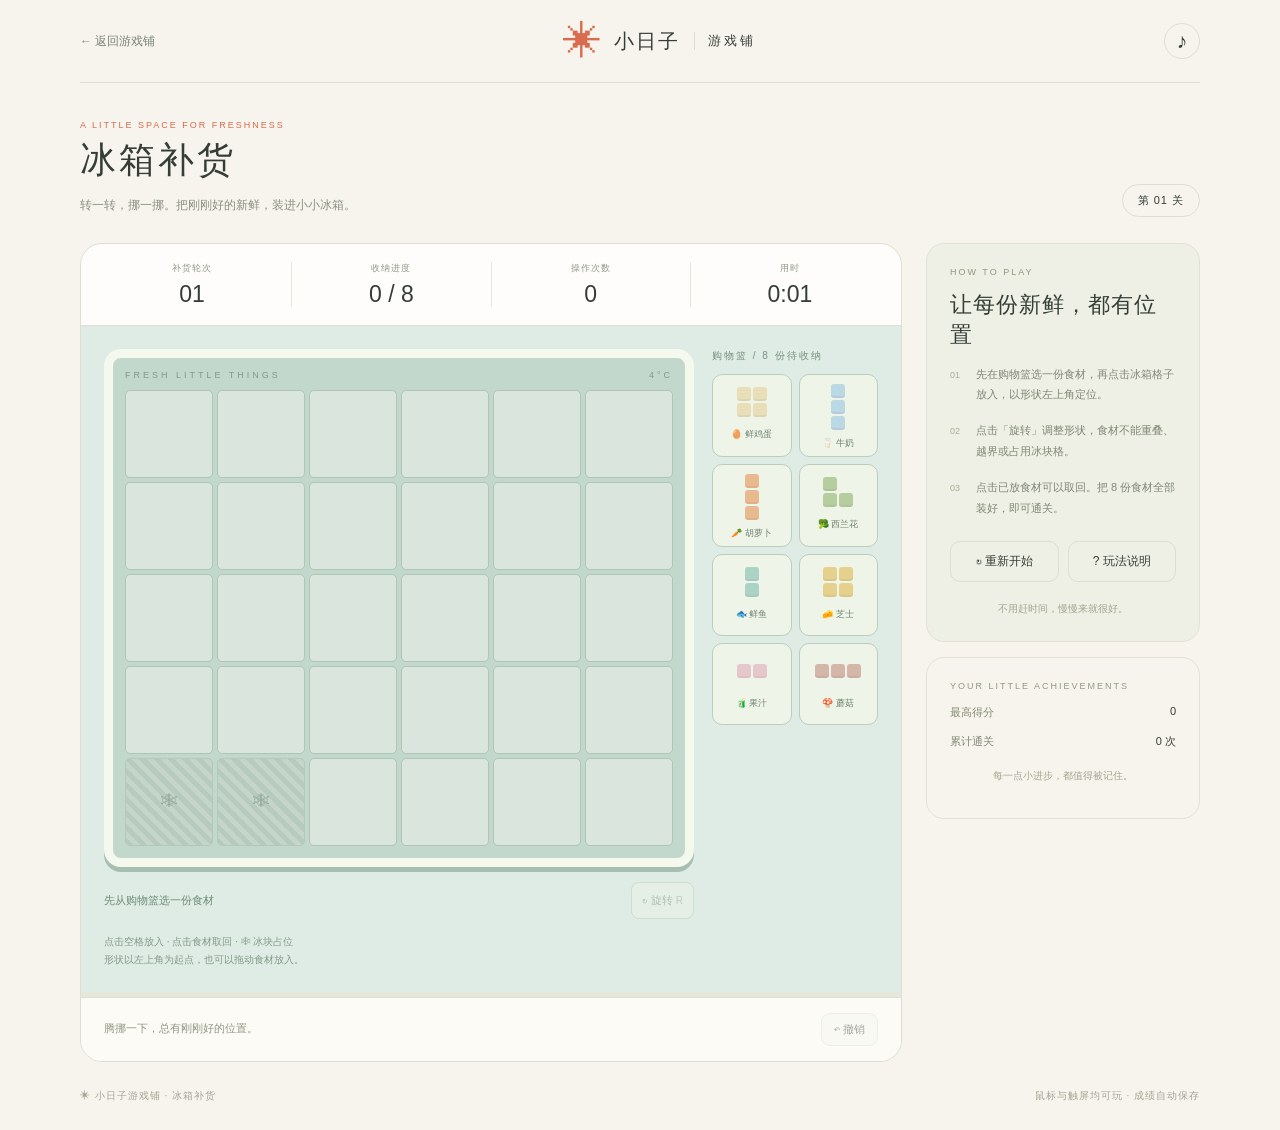
<file: minigame/fridge-puzzle/index.html>
<!doctype html>
<html lang="zh-CN"><head><meta charset="utf-8"><meta name="viewport" content="width=device-width,initial-scale=1"><meta name="theme-color" content="#f7f4ed"><title>冰箱补货 · 小日子游戏铺</title><link rel="stylesheet" href="./game.f47cfc74a112.css"><link rel="icon" href="./assets/icon.svg" type="image/svg+xml"><script defer src="./game.96bc3dea88fa.js"></script></head><body data-game="fridge"><main id="app"></main><noscript>请开启 JavaScript 来玩小游戏。</noscript></body></html>
</file>
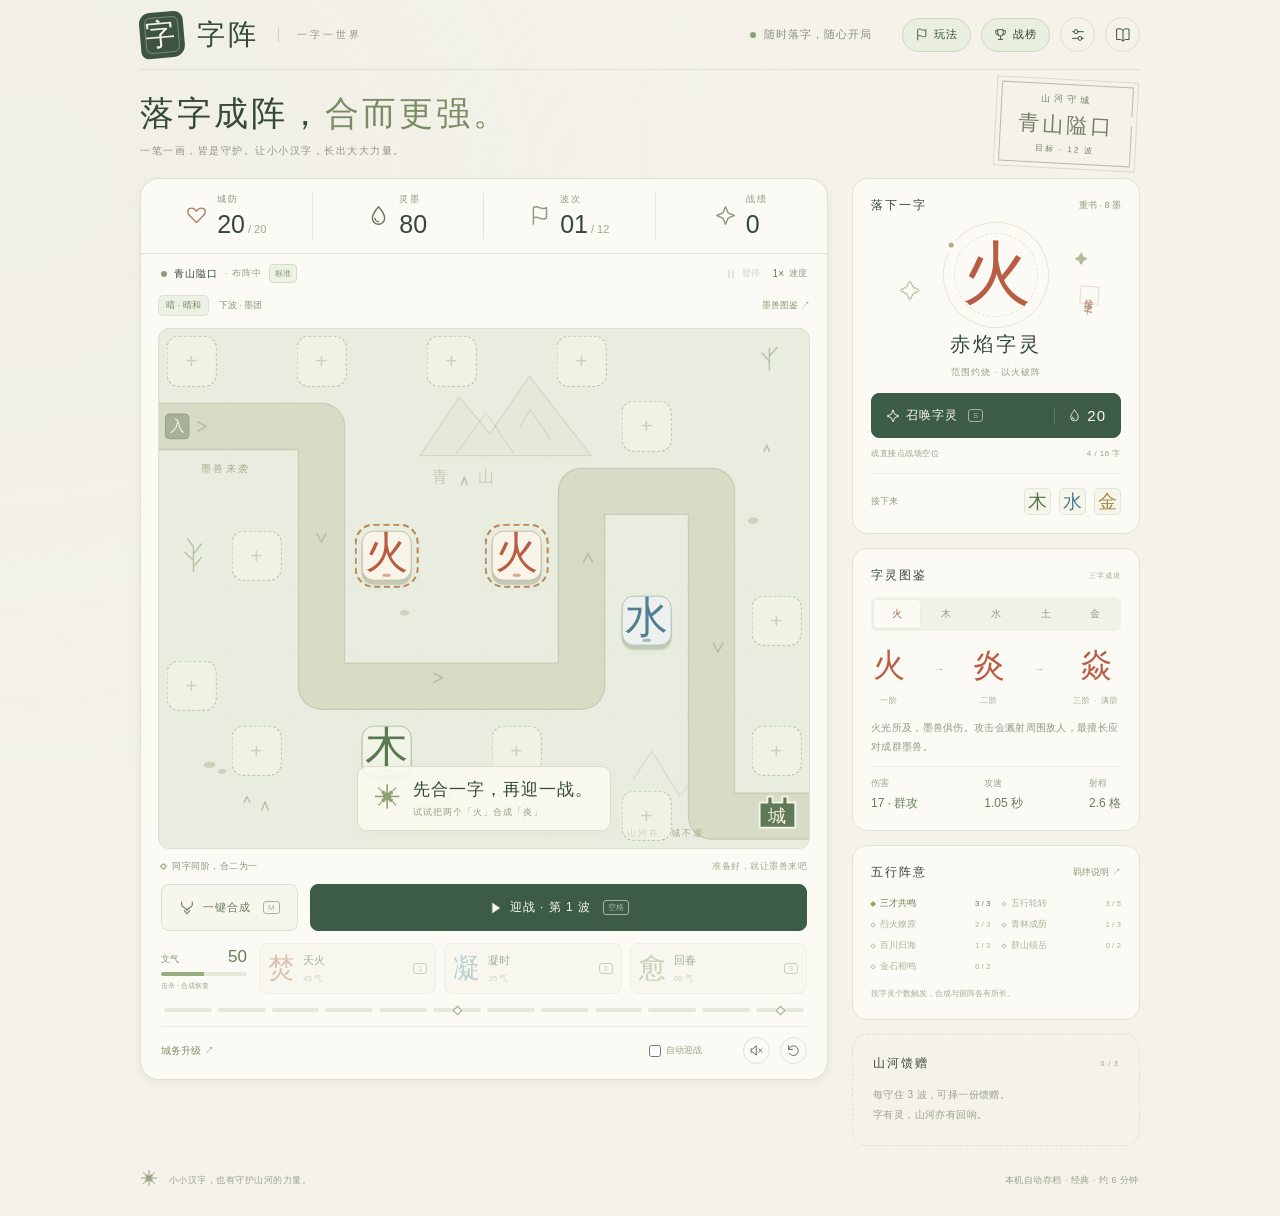
<file: minigame/glyph-defense/index.html>
<!doctype html>
<html lang="zh-CN">
<head>
  <meta charset="utf-8">
  <meta name="viewport" content="width=device-width, initial-scale=1">
  <meta name="theme-color" content="#f4f2e9">
  <meta name="description" content="五行汉字合成塔防：六种玩法、四档难度、城务升级和本机排行榜。召唤字灵、施放法术，离线也能保存与比较战绩。">
  <title>字阵 · 落字成阵，合而更强</title>
  <link rel="icon" href="./assets/icon.1b39d38c0b1c.svg" type="image/svg+xml">
  <link rel="stylesheet" href="./assets/styles.37b4ca44e1ae.css">
  <script defer src="./assets/game.b70cf5624777.js"></script>
</head>
<body>
  <svg class="icon-library" aria-hidden="true"><defs>
    <symbol id="i-arrow" viewBox="0 0 24 24"><path d="M4 12h15m-6-6 6 6-6 6"/></symbol>
    <symbol id="i-heart" viewBox="0 0 24 24"><path d="m12 20-8-8C-2 5 7 0 12 7c5-7 14-2 8 5z"/></symbol>
    <symbol id="i-drop" viewBox="0 0 24 24"><path d="M12 2S5 10 5 15a7 7 0 0 0 14 0c0-5-7-13-7-13Z"/><path d="M8 15a4 4 0 0 0 4 4"/></symbol>
    <symbol id="i-flag" viewBox="0 0 24 24"><path d="M5 22V3c5-4 9 4 15 0v12c-6 4-10-4-15 0"/></symbol>
    <symbol id="i-spark" viewBox="0 0 24 24"><path d="m12 2 3 7 7 3-7 3-3 7-3-7-7-3 7-3Z"/></symbol>
    <symbol id="i-volume" viewBox="0 0 24 24"><path d="M11 4 5 9H2v6h3l6 5Z"/><path d="M15 8a6 6 0 0 1 0 8m4-12a11 11 0 0 1 0 16"/></symbol>
    <symbol id="i-mute" viewBox="0 0 24 24"><path d="M11 4 5 9H2v6h3l6 5Zm5 5 6 6m0-6-6 6"/></symbol>
    <symbol id="i-reset" viewBox="0 0 24 24"><path d="M3 10a9 9 0 1 1 1 7M3 3v7h7"/></symbol>
    <symbol id="i-book" viewBox="0 0 24 24"><path d="M12 5v16M3 3c5-1 7 0 9 2 2-2 4-3 9-2v16c-5-1-7 0-9 2-2-2-4-3-9-2Z"/></symbol>
    <symbol id="i-merge" viewBox="0 0 24 24"><path d="M4 3v4c0 5 8 4 8 9m8-13v4c0 5-8 4-8 9m-4 0 4 5 4-5"/></symbol>
    <symbol id="i-play" viewBox="0 0 24 24"><path d="m8 4 12 8-12 8Z"/></symbol>
    <symbol id="i-pause" viewBox="0 0 24 24"><path d="M8 4v16M16 4v16"/></symbol>
    <symbol id="i-settings" viewBox="0 0 24 24"><path d="M4 7h16M4 17h16"/><circle cx="9" cy="7" r="3" fill="var(--paper)"/><circle cx="15" cy="17" r="3" fill="var(--paper)"/></symbol>
    <symbol id="i-trophy" viewBox="0 0 24 24"><path d="M7 3h10v7a5 5 0 0 1-10 0Zm0 2H3v3a5 5 0 0 0 5 5m9-8h4v3a5 5 0 0 1-5 5M12 15v6m-4 0h8"/></symbol>
  </defs></svg>
  <div class="page-shell">
    <header class="topbar">
      <a class="brand" href="./index.html" aria-label="字阵首页"><span class="brand-seal">字</span><span>字阵<small>一字一世界</small></span></a>
      <nav class="top-actions" aria-label="游戏工具">
        <span class="local-note"><i></i> 随时落字，随心开局</span>
        <button class="mode-button" id="mode-button"><svg><use href="#i-flag"/></svg>玩法</button>
        <button class="mode-button" id="rank-button"><svg><use href="#i-trophy"/></svg>战榜</button>
        <button class="icon-button" id="settings-button" aria-label="设置" title="难度与游玩设置"><svg><use href="#i-settings"/></svg></button>
        <button class="icon-button" id="help-button" aria-label="玩法说明" title="玩法说明"><svg><use href="#i-book"/></svg></button>
      </nav>
    </header>
    <main>
      <section class="intro">
        <div><p class="eyebrow">CHINESE CHARACTERS. ENDLESS POSSIBILITIES.</p><h1>落字成阵，<span>合而更强。</span></h1><p class="intro-copy">一笔一画，皆是守护。让小小汉字，长出大大力量。</p></div>
        <div class="chapter-seal"><span id="mode-chapter">山河守城</span><strong>青山隘口</strong><small id="mode-tag">经典 · 十二波</small></div>
      </section>
      <div class="game-layout">
        <section class="game-panel" aria-label="塔防战场">
          <div class="hud">
            <div class="stat health-stat"><svg><use href="#i-heart"/></svg><div><small>城防</small><strong><span id="health">20</span><em> / <span id="max-health">20</span></em></strong></div></div>
            <div class="stat ink-stat"><svg><use href="#i-drop"/></svg><div><small>灵墨</small><strong id="ink">80</strong></div></div>
            <div class="stat"><svg><use href="#i-flag"/></svg><div><small>波次</small><strong><span id="wave">01</span><em> / <span id="wave-goal">12</span></em></strong></div></div>
            <div class="stat"><svg><use href="#i-spark"/></svg><div><small>战绩</small><strong id="score">0</strong></div></div>
          </div>
          <div class="field-topline"><span class="field-name"><i></i> 青山隘口 <span id="phase-label">· 布阵中</span><button id="difficulty-badge" class="difficulty-badge">标准</button></span><div class="battle-controls"><button id="pause-button" aria-label="暂停战斗" disabled><svg><use href="#i-pause"/></svg><span>暂停</span></button><button id="speed-button" aria-label="切换战斗速度">1× <span>速度</span></button></div></div>
          <div class="wave-intel"><button id="weather-info" class="weather-info" title="查看天候效果">晴和</button><span id="wave-threats">下一波 · 墨团</span><button id="codex-button">墨兽图鉴 ↗</button></div>
          <div class="battlefield" id="battlefield" aria-label="十六个可布阵的空位，点空位召唤，拖动或点选同字合成">
            <svg class="landscape" viewBox="0 0 1000 800" preserveAspectRatio="none" aria-hidden="true">
              <defs><pattern id="grid" width="100" height="100" patternUnits="userSpaceOnUse"><path d="M100 0H0v100" fill="none" stroke="#697a5b" stroke-opacity=".055"/></pattern><pattern id="road-dots" width="13" height="13" patternUnits="userSpaceOnUse"><circle cx="4" cy="5" r="1" fill="#7f896c" opacity=".17"/></pattern></defs>
              <rect width="1000" height="800" fill="url(#grid)"/>
              <g class="mountains"><path d="m402 195 60-90 47 56 61-88 95 122Z"/><path d="m458 191 45-62 42 61m10-38 16-28 31 46"/><path d="m730 693 28-43 43 69 25-31 28 43"/></g>
              <path class="road-border" d="M-50 150H250V550H650V250H850V750H1030"/>
              <path class="road" d="M-50 150H250V550H650V250H850V750H1030"/>
              <path class="road-texture" d="M-50 150H250V550H650V250H850V750H1030"/>
              <path class="road-guide" d="m73 150-13-7m13 7-13 7m190 171-7-13m7 13 7-13m179 222-13 7m13-7-13-7m237-184-7 13m7-13 7 13m193 138-7-13m7 13 7-13"/>
              <g class="plants"><path d="M53 373v-38m0 21-13-12m13 3 12-16m-12 4-9-12m9 43 12-14M447 744v-39m0 21-13-12m13 3 12-16m-12 4-9-12m9 43 12-14M939 64v-34m0 20-11-13m11 5 12-14"/><path d="m158 741 5-13 5 13m-37-12 4-9 5 9m414-358 5-12 4 12m368-183 4-9 4 9m-474 52 5-12 4 12"/></g>
              <g class="pebbles"><ellipse cx="78" cy="671" rx="9" ry="5"/><ellipse cx="97" cy="681" rx="6" ry="4"/><ellipse cx="378" cy="437" rx="7" ry="4"/><ellipse cx="914" cy="295" rx="8" ry="5"/></g>
              <g class="map-label"><text x="64" y="220">墨兽来袭</text><text x="420" y="236">青 山</text><text x="720" y="780">山河在，城不退</text></g>
              <g class="entry-gate" transform="translate(28 150)"><rect x="-18" y="-19" width="36" height="38" rx="6"/><text text-anchor="middle" y="7">入</text></g>
              <g class="city-gate" transform="translate(951 750)"><path d="M-27 18v-39h12v-9h8v9H8v-9h8v9h12v39Z"/><text text-anchor="middle" y="9">城</text></g>
            </svg>
            <canvas id="battle-canvas" aria-hidden="true"></canvas>
            <div id="tower-pads" class="tower-pads"></div>
            <div id="field-message" class="field-message"><span class="message-flower">✳</span><span><strong>先合一字，再迎一战。</strong><small>试试把两个「火」合成「炎」</small></span></div>
            <div id="pause-overlay" class="pause-overlay" hidden><span>一刻小憩</span><p>山河静候，字阵未散。</p><button id="resume-button" class="primary-button"><svg><use href="#i-play"/></svg>继续守护</button></div>
            <div id="wave-banner" class="wave-banner" aria-hidden="true"></div>
            <div id="aim-hint" class="aim-hint" hidden>点选天火落点 · 再点法术或按 Esc 取消</div>
          </div>
          <div class="battle-bottom"><span id="battle-hint"><i></i>同字同阶，合二为一</span><span id="enemy-count">准备好，就让墨兽来吧</span></div>
          <div class="command-bar"><button id="merge-button" class="secondary-button"><svg><use href="#i-merge"/></svg>一键合成<kbd>M</kbd></button><button id="start-button" class="primary-button"><svg><use href="#i-play"/></svg><span>迎战 · 第 1 波</span><kbd>空格</kbd></button></div>
          <div class="spell-strip" aria-label="主动法术">
            <div class="energy-status"><div><span>文气</span><strong id="energy-value">50</strong></div><div class="energy-track"><i id="energy-fill"></i></div><small>击杀 · 合成恢复</small></div>
            <button class="spell-button" data-spell="flame"><b>焚</b><span>天火<small data-spell-state="flame">45 气</small></span><kbd>1</kbd></button>
            <button class="spell-button" data-spell="freeze"><b>凝</b><span>凝时<small data-spell-state="freeze">35 气</small></span><kbd>2</kbd></button>
            <button class="spell-button" data-spell="mend"><b>愈</b><span>回春<small data-spell-state="mend">60 气</small></span><kbd>3</kbd></button>
          </div>
          <div class="wave-track" id="wave-track" aria-label="十二波挑战进度"></div>
          <div class="utility-bar"><button id="town-button">城务升级 ↗</button><label class="auto-control"><input type="checkbox" id="auto-next"> 自动迎战 <span id="auto-countdown"></span></label><button class="icon-button" id="sound-button" aria-label="开启音效" title="开启音效"><svg><use href="#i-mute"/></svg></button><button class="icon-button" id="restart-button" aria-label="重新开始" title="重新开始"><svg><use href="#i-reset"/></svg></button></div>
        </section>
        <aside class="sidebar">
          <section class="summon-card">
            <div class="section-caption"><h2>落下一字</h2><button id="reroll-button" title="消耗 8 灵墨，将下一字换为其他系">重书 · 8 墨</button></div>
            <div class="next-glyph"><div class="glyph-orbit"></div><span id="next-word" class="word-fire">火</span><i class="glyph-spark one">✦</i><i class="glyph-spark two">✧</i><span class="next-stamp">待落之字</span></div>
            <div class="summon-name"><strong id="next-name">赤焰字灵</strong><span id="next-role">范围灼烧 · 以火破阵</span></div>
            <button id="summon-button" class="summon-button"><span><svg><use href="#i-spark"/></svg><span id="summon-action">召唤字灵</span> <kbd>S</kbd></span><strong><svg><use href="#i-drop"/></svg><span id="summon-cost">20</span></strong></button>
            <div class="summon-footnote"><span>或直接点战场空位</span><span id="pad-count">4 / 16 字</span></div>
            <div class="coming-next"><span>接下来</span><div id="next-preview"></div></div>
          </section>
          <section class="guide-card" id="inspector">
            <div class="section-caption"><h2 id="inspector-title">字灵图鉴</h2><button id="deselect-button" hidden aria-label="取消选中字灵">×</button><span id="guide-caption">三字成境</span></div>
            <div class="element-tabs" role="tablist" aria-label="字灵属性"><button role="tab" aria-selected="true" class="active" data-element="fire">火</button><button role="tab" aria-selected="false" data-element="wood">木</button><button role="tab" aria-selected="false" data-element="water">水</button><button role="tab" aria-selected="false" data-element="earth">土</button><button role="tab" aria-selected="false" data-element="metal">金</button></div>
            <div id="evolution" class="evolution"></div>
            <p id="element-description" class="element-description"></p>
            <div id="tower-stats" class="tower-stats"></div>
            <button id="target-button" class="target-button" hidden>索敌：最靠近城门 ⇄</button>
            <button id="sell-button" class="sell-button" hidden>送别字灵 <span>返还 8 灵墨</span></button>
          </section>
          <section class="tactics-card"><div class="section-caption"><h2>五行阵意</h2><button id="tactics-button">羁绊说明 ↗</button></div><div id="synergy-list" class="synergy-list"></div><p class="tactics-note">按字灵个数触发，合成与留阵各有所长。</p></section>
          <section class="blessings-card"><div class="section-caption"><h2>山河馈赠</h2><span id="blessing-count">0 / 3</span></div><div id="blessings"><p>每守住 3 波，可择一份馈赠。<br>字有灵，山河亦有回响。</p></div></section>
        </aside>
      </div>
      <footer class="page-footer"><span><span class="footer-spark">✳</span> 小小汉字，也有守护山河的力量。</span><span id="save-status">本机自动存档 <i>·</i> 一局约 6 分钟</span></footer>
    </main>
  </div>
  <div id="toast" role="status" aria-live="polite"></div>
  <div id="drag-ghost" aria-hidden="true" hidden></div>
  <dialog id="game-dialog" aria-labelledby="dialog-title"><div id="dialog-content"></div></dialog>
  <input id="rank-import-file" type="file" accept="application/json,.json" hidden>
  <noscript>请开启 JavaScript 后游玩「字阵」。</noscript>
</body>
</html>
</file>
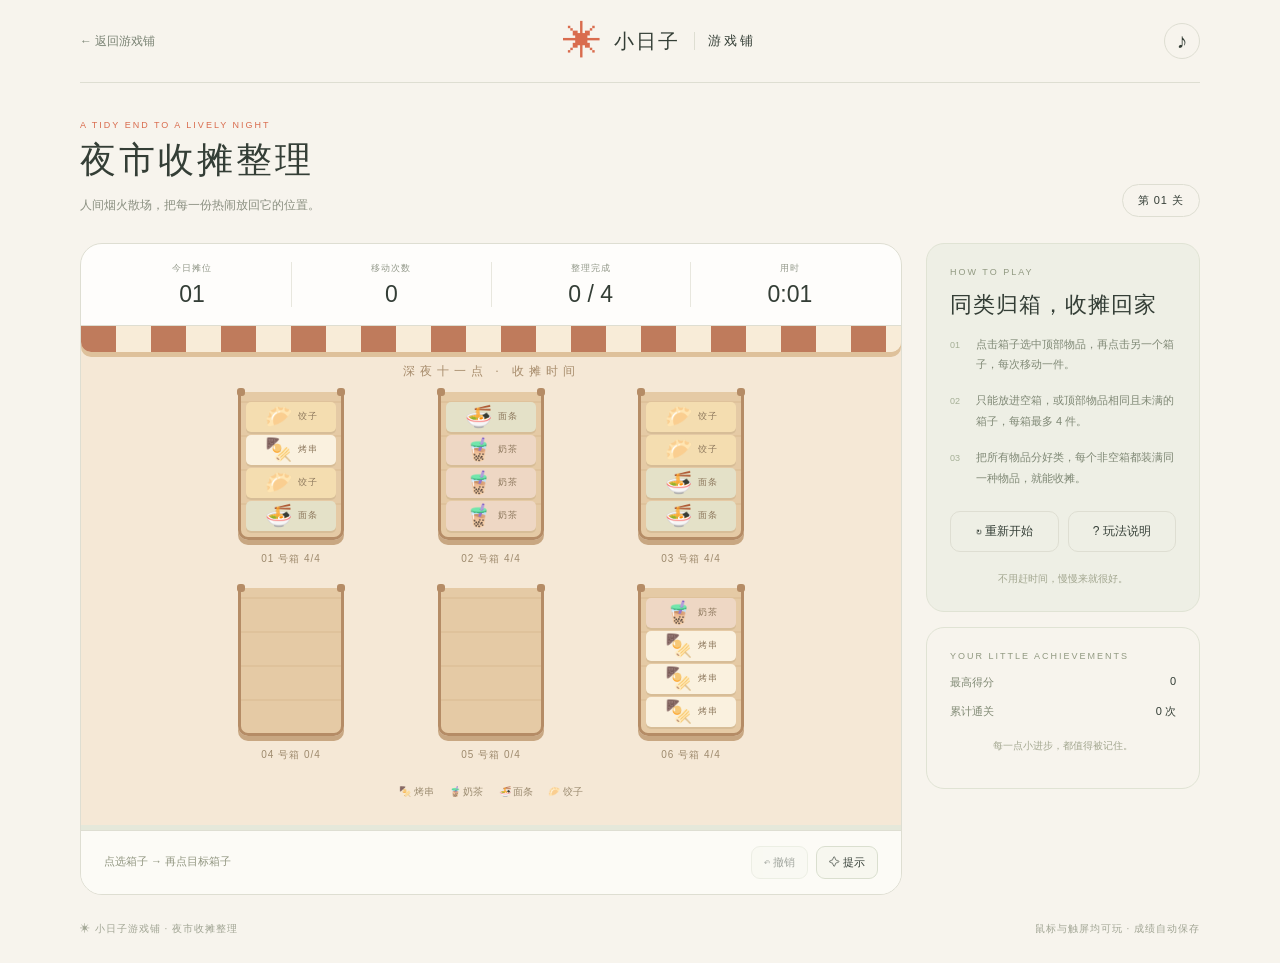
<file: minigame/night-market/index.html>
<!doctype html>
<html lang="zh-CN"><head><meta charset="utf-8"><meta name="viewport" content="width=device-width,initial-scale=1"><meta name="theme-color" content="#f7f4ed"><title>夜市收摊整理 · 小日子游戏铺</title><link rel="stylesheet" href="./game.f47cfc74a112.css"><link rel="icon" href="./assets/icon.svg" type="image/svg+xml"><script defer src="./game.96bc3dea88fa.js"></script></head><body data-game="market"><main id="app"></main><noscript>请开启 JavaScript 来玩小游戏。</noscript></body></html>
</file>
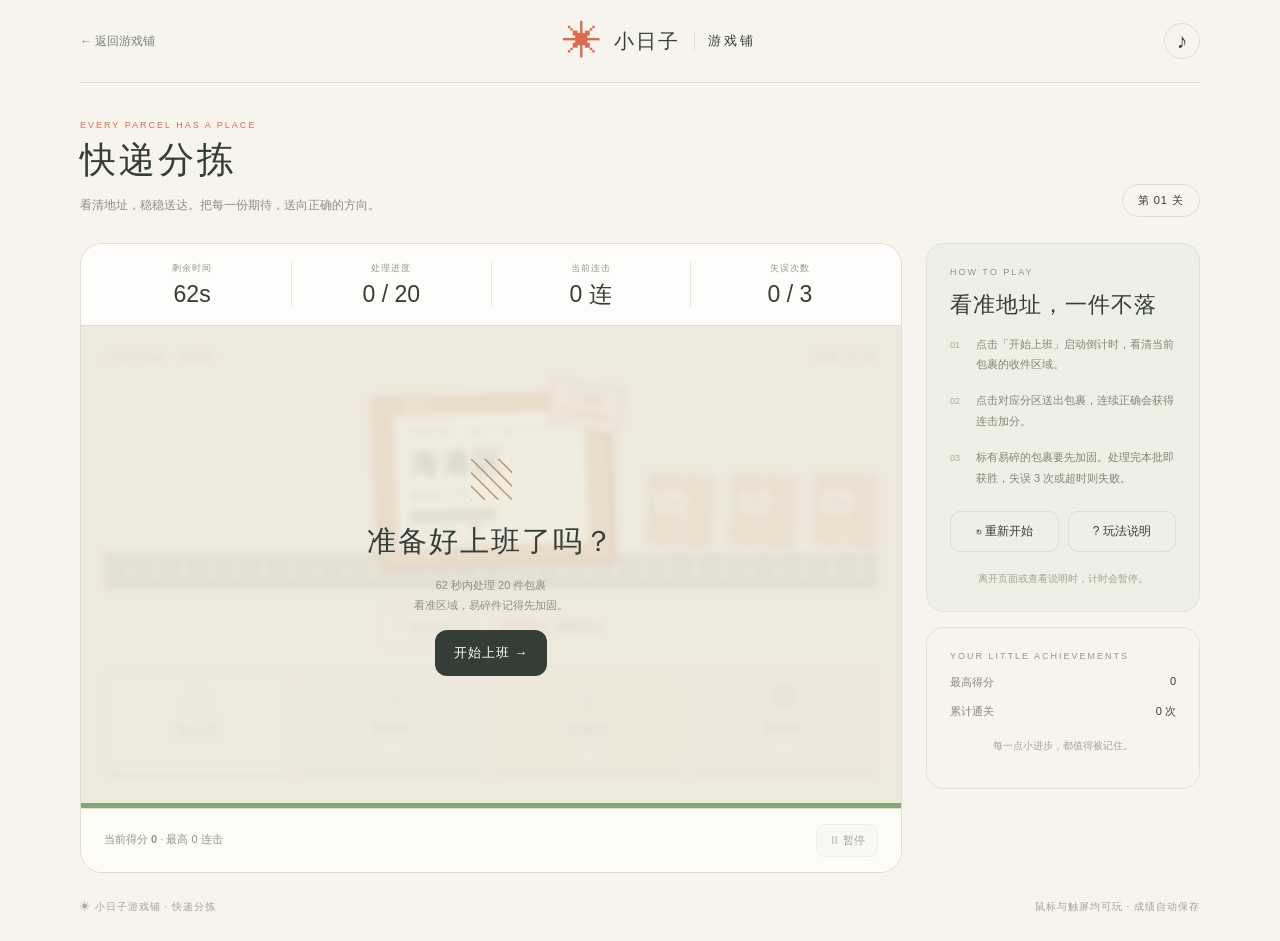
<file: minigame/parcel-sort/index.html>
<!doctype html>
<html lang="zh-CN"><head><meta charset="utf-8"><meta name="viewport" content="width=device-width,initial-scale=1"><meta name="theme-color" content="#f7f4ed"><title>快递分拣 · 小日子游戏铺</title><link rel="stylesheet" href="./game.f47cfc74a112.css"><link rel="icon" href="./assets/icon.svg" type="image/svg+xml"><script defer src="./game.96bc3dea88fa.js"></script></head><body data-game="parcel"><main id="app"></main><noscript>请开启 JavaScript 来玩小游戏。</noscript></body></html>
</file>
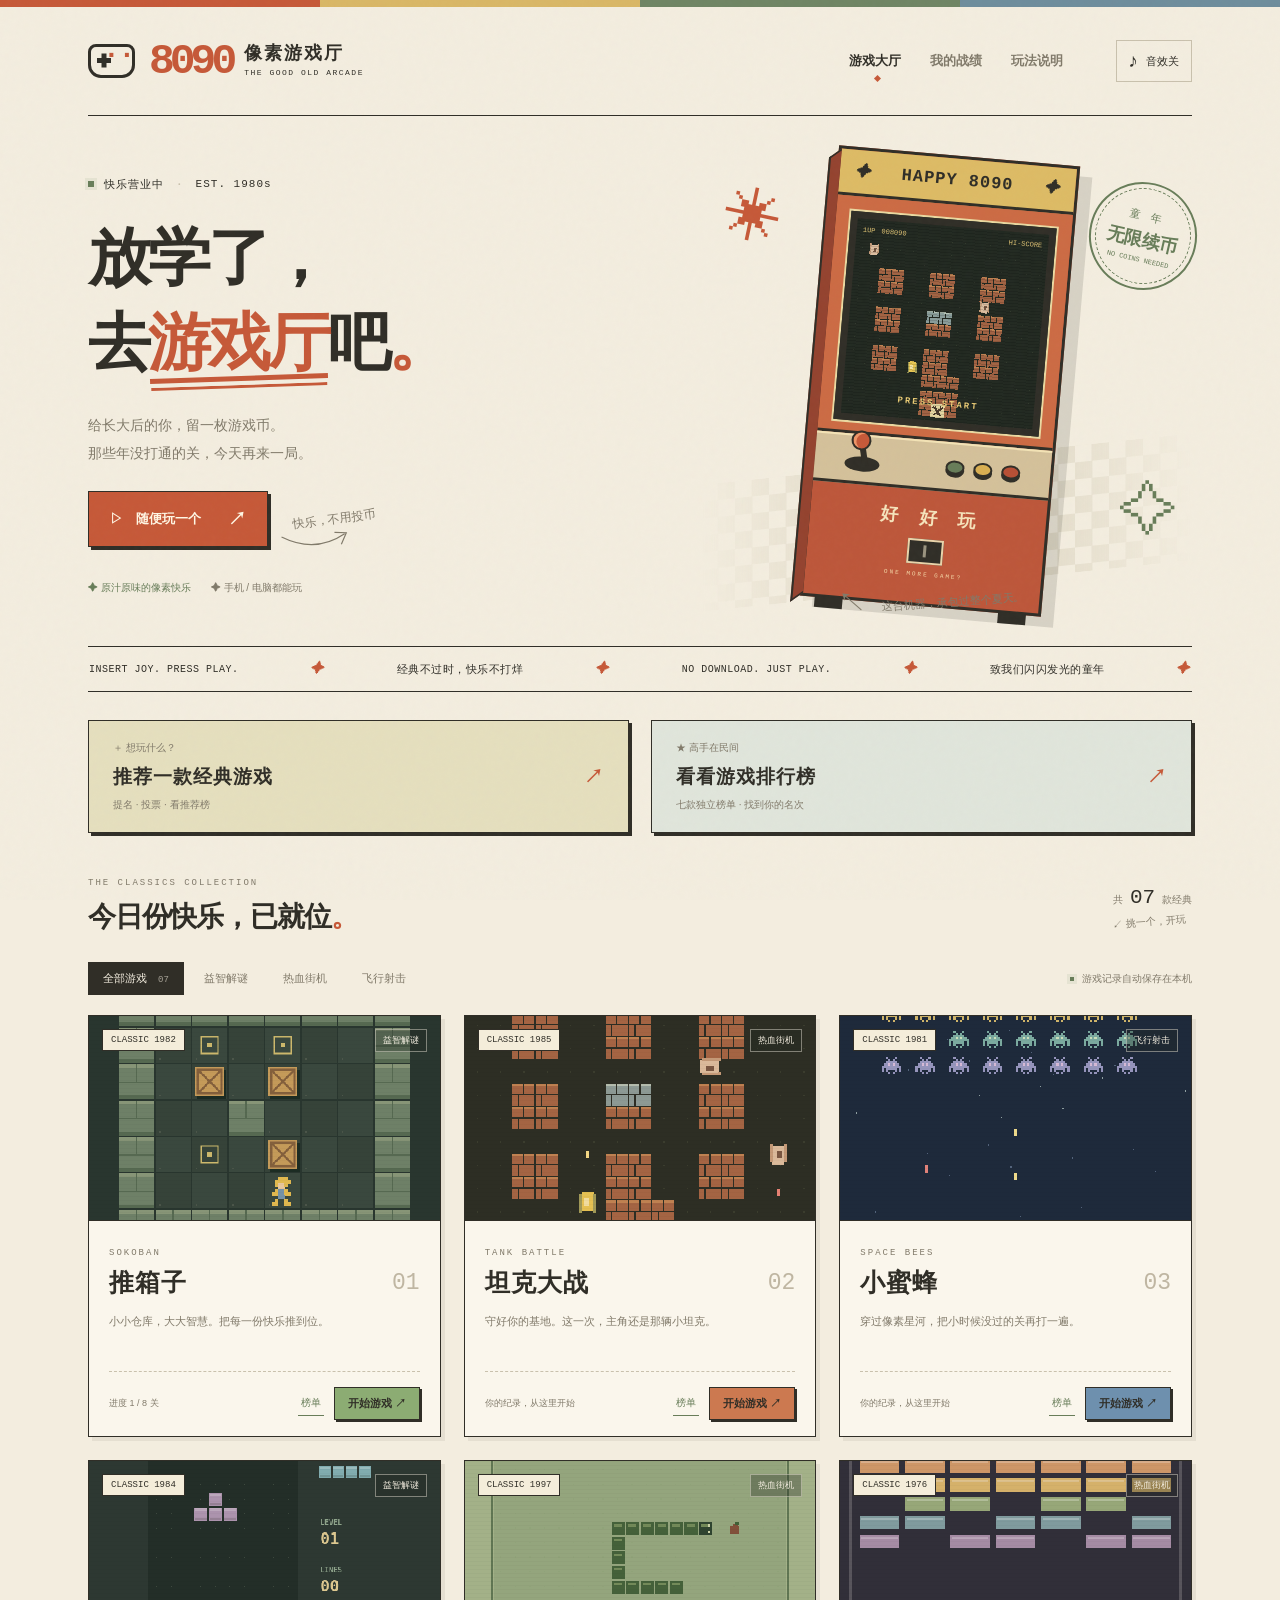
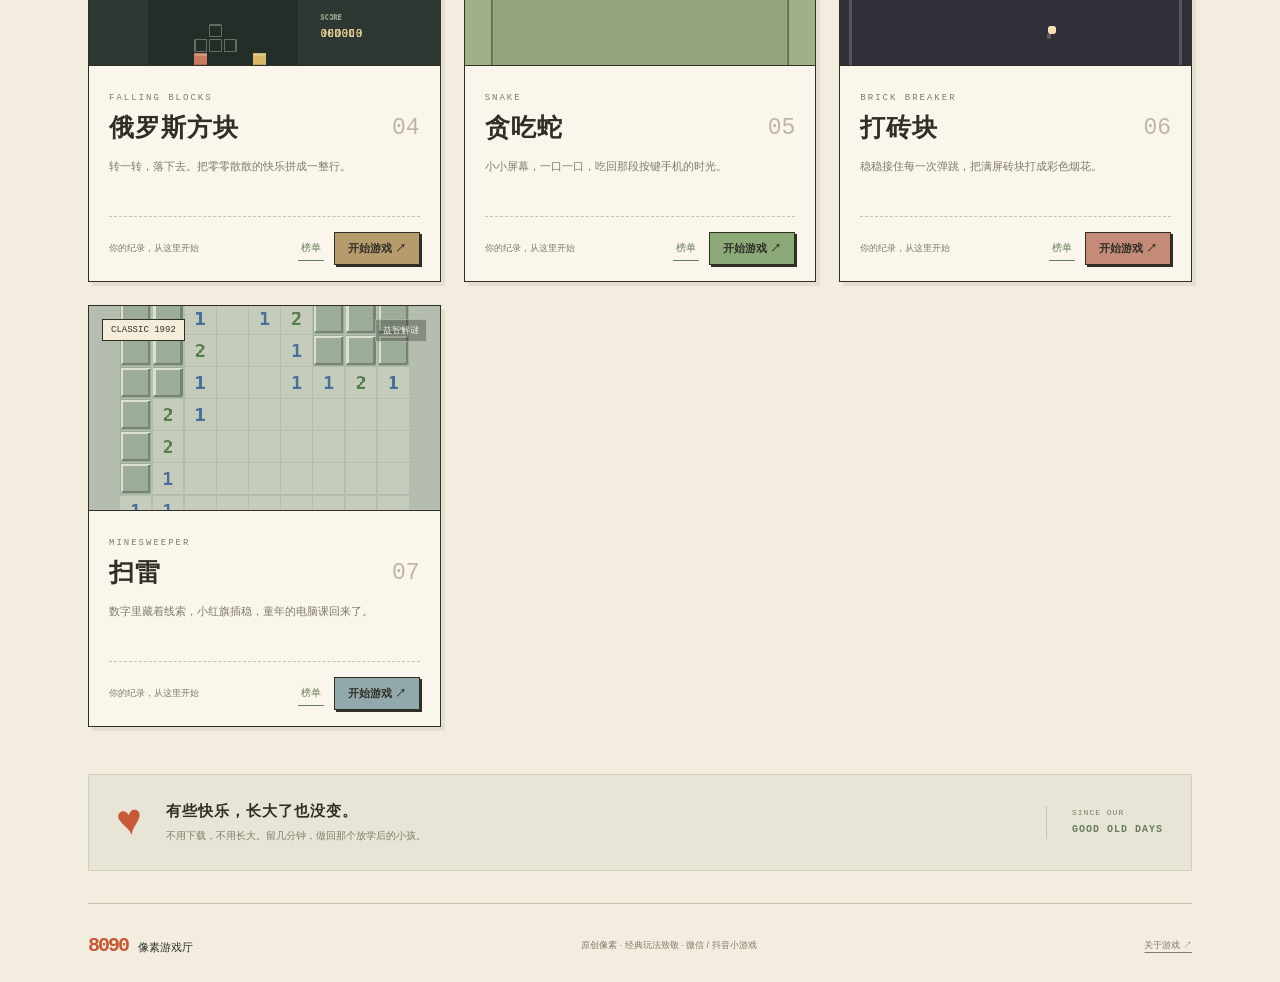
<file: minigame/retro-arcade/index.html>
<!doctype html>
<html lang="zh-CN">
<head>
  <meta charset="utf-8">
  <meta name="viewport" content="width=device-width,initial-scale=1,viewport-fit=cover">
  <meta name="theme-color" content="#f3eddf">
  <meta name="description" content="8090 像素游戏厅，推箱子、坦克大战、小蜜蜂、俄罗斯方块、贪吃蛇、打砖块、扫雷，七款经典点开就玩。">
  <title>8090 像素游戏厅 · 快乐，不用投币</title>
  <link rel="icon" href="assets/icon.svg" type="image/svg+xml">
  <link rel="stylesheet" href="game.31424ab77f5e.css">
  <script defer src="online-config.js"></script>
  <script defer src="game.6013e7958208.js"></script>
</head>
<body>
  <div class="top-stripe"></div>
  <div class="page">
    <header class="header">
      <a class="brand" href="./" aria-label="8090 像素游戏厅首页"><span class="brand-icon"><i></i><b>· ·</b></span><span><strong>8090</strong><span class="brand-name">像素游戏厅<small>THE GOOD OLD ARCADE</small></span></span></a>
      <nav aria-label="主导航"><button class="nav-button active" data-view="games">游戏大厅</button><button class="nav-button" data-view="records">我的战绩</button><button class="nav-button" data-view="help">玩法说明</button></nav>
      <button class="sound-button" aria-label="开启音效" title="开启音效"><span>♪</span><span class="sound-label">音效关</span></button>
    </header>
    <main>
      <section class="hero">
        <div class="hero-copy"><div class="open-label"><span></span> 快乐营业中 <b>·</b> EST. 1980s</div><h1>放学了，<br>去<span class="hero-word">游戏厅</span>吧<span class="hero-dot">。</span></h1><p>给长大后的你，留一枚游戏币。<br>那些年没打通的关，今天再来一局。</p><div class="hero-actions"><button class="primary-button" id="random-play"><span>▷</span> 随便玩一个 <span class="button-arrow">↗</span></button><span class="free-note">快乐，不用投币 <svg viewBox="0 0 80 30" aria-hidden="true"><path d="M2 5 Q37 28 72 10 M61 7 L74 9 L67 21"/></svg></span></div><div class="hero-footnote"><span>✦ 原汁原味的像素快乐</span><span>✦ 手机 / 电脑都能玩</span></div></div>
        <div class="hero-art" aria-hidden="true"><div class="art-checker"></div><span class="art-star star-one">✳</span><span class="art-star star-two">✧</span><div class="nostalgia-stamp"><span>童 年</span><strong>无限续币</strong><small>NO COINS NEEDED</small></div><div class="arcade-machine"><div class="arcade-top"><i>✦</i><span>HAPPY 8090</span><i>✦</i></div><div class="arcade-bezel"><div class="arcade-screen"><div class="screen-score">1UP <span>008090</span><span>HI-SCORE</span></div><canvas id="hero-canvas" width="480" height="480"></canvas><span class="insert-coin">PRESS START</span></div></div><div class="arcade-deck"><div class="joystick"><i></i><b></b></div><div class="arcade-buttons"><i></i><i></i><i></i></div></div><div class="arcade-lower"><span>好 好 玩</span><div class="coin-slot"></div><small>ONE MORE GAME?</small></div><div class="machine-foot left"></div><div class="machine-foot right"></div></div><div class="art-caption"><span>↖</span> 这台机器，承包过整个夏天。</div></div>
      </section>
      <div class="ticker"><span>INSERT JOY. PRESS PLAY.</span><i>✦</i><span>经典不过时，快乐不打烊</span><i>✦</i><span>NO DOWNLOAD. JUST PLAY.</span><i>✦</i><span>致我们闪闪发光的童年</span><i>✦</i></div>
      <div class="social-entry"><button data-social="recommend"><span>＋ 想玩什么？</span><strong>推荐一款经典游戏 <b>↗</b></strong><small>提名 · 投票 · 看推荐榜</small></button><button data-social="leaderboard"><span>★ 高手在民间</span><strong>看看游戏排行榜 <b>↗</b></strong><small>七款独立榜单 · 找到你的名次</small></button></div>
      <section id="collection" class="collection" aria-labelledby="section-title">
        <div class="section-header"><div><p class="eyebrow">THE CLASSICS COLLECTION</p><h2 id="section-title">今日份快乐，已就位<span>。</span></h2></div><span class="collection-count">共 <strong data-game-count>07</strong> 款经典 <span>↙ 挑一个，开玩</span></span></div>
        <div class="collection-toolbar"><div class="filters" role="group" aria-label="游戏分类"><button class="filter active" data-filter="all">全部游戏 <span data-game-count>07</span></button><button class="filter" data-filter="puzzle">益智解谜</button><button class="filter" data-filter="arcade">热血街机</button><button class="filter" data-filter="shooter">飞行射击</button></div><span class="local-note"><span></span> 游戏记录自动保存在本机</span></div>
        <div id="games-view" class="game-grid"></div>
        <div id="records-view" class="records-view" hidden></div>
        <div id="help-view" class="help-view" hidden></div>
      </section>
      <section class="memory-strip"><span class="pixel-heart">♥</span><div><strong>有些快乐，长大了也没变。</strong><p>不用下载，不用长大。留几分钟，做回那个放学后的小孩。</p></div><span class="memory-code">SINCE OUR<br><b>GOOD OLD DAYS</b></span></section>
    </main>
    <footer><span><b>8090</b> 像素游戏厅</span><span>原创像素 · 经典玩法致敬 · 微信 / 抖音小游戏</span><a href="DEPLOYMENT.txt">关于游戏 ↗</a></footer>
  </div>
  <dialog id="game-dialog" aria-labelledby="game-title"><div class="game-shell"><div class="play-header"><div><span class="eyebrow" id="game-english"></span><h2 id="game-title"></h2></div><button class="close-button" id="close-game" aria-label="返回游戏厅">✕</button></div><div class="play-stats"><span id="stage-label"></span><span id="score-label"></span><span id="lives-label"></span></div><div class="play-screen"><canvas id="game-canvas" width="480" height="480" tabindex="0" aria-label="游戏画面，使用方向键操作"></canvas><div id="game-overlay" class="game-overlay" hidden><span id="overlay-kicker"></span><h3 id="overlay-title"></h3><p id="overlay-description"></p><button class="primary-button" id="overlay-action"></button><button class="text-button" id="overlay-home">返回游戏厅 ↗</button></div></div><div class="play-tools"><button id="pause-game">Ⅱ 暂停</button><button id="restart-game">↻ 重玩</button><button id="undo-game">↶ 撤销一步</button><button id="flag-game" hidden>⚑ 插旗关</button><button class="sound-button"><span>♪</span><span class="sound-label">音效关</span></button></div><div class="touch-controls"><div class="dpad"><button data-control="up" aria-label="向上">↑</button><button data-control="left" aria-label="向左">←</button><button data-control="down" aria-label="向下">↓</button><button data-control="right" aria-label="向右">→</button></div><button class="fire-button" data-control="fire">开 火<small>FIRE</small></button><span class="sokoban-note">慢慢想，<br>总会有出路。</span></div><p class="keyboard-hint" id="keyboard-hint"></p><button class="play-rank-button" id="play-rank-game">★ 查看本游戏排行榜</button></div></dialog>
  <dialog id="social-dialog" aria-labelledby="social-title"><div class="social-shell"><header class="social-header"><div><p class="eyebrow">THE ARCADE COMMUNITY</p><h2 id="social-title">下一款，听你的。</h2></div><button id="close-social" class="close-button" aria-label="关闭推荐和排行榜">✕</button></header><div class="social-tabs"><button data-social-tab="recommend" class="active">游戏推荐榜</button><button data-social-tab="leaderboard">游戏成绩榜</button></div><div class="social-identity"><span id="player-nickname">连接后创建游客身份</span><button id="rename-player">修改昵称</button></div><p id="social-message" role="status"></p><section id="recommend-panel"><form id="recommend-form"><label>你想玩的经典游戏<input id="recommend-title" maxlength="32" required placeholder="例如：魂斗罗、吃豆人"></label><label>推荐理由 <span>选填</span><textarea id="recommend-reason" maxlength="120" rows="2" placeholder="哪段童年记忆，值得再玩一次？"></textarea></label><button class="primary-button" type="submit">＋ 推荐并投一票</button></form><div class="social-list-heading"><strong>大家最想玩的游戏</strong><span id="recommend-total"></span></div><div id="recommend-list"></div><div id="recommend-pages" class="social-pages"></div></section><section id="leaderboard-panel" hidden><label class="board-selector">选择游戏<select id="board-game"></select></label><p id="board-rule"></p><div id="board-list"></div><div id="my-rank" class="my-rank"></div><div id="board-pages" class="social-pages"></div><p class="board-note">新对局结算或退出时自动同步；推箱子、扫雷只计通关成绩。每人每款游戏保留最佳成绩。</p></section><footer class="social-footer"><span id="sync-status">真实玩家，真实成绩。</span><button id="refresh-social">↻ 刷新 / 重试同步</button></footer></div></dialog>
  <dialog id="nickname-dialog" aria-labelledby="nickname-title"><form id="nickname-form" class="social-shell"><h2 id="nickname-title">给高手起个名字。</h2><label>公开昵称<input id="nickname-input" maxlength="12" required autocomplete="nickname"></label><p id="nickname-message" role="status"></p><div class="nickname-actions"><button type="button" id="cancel-nickname">取消</button><button class="primary-button" type="submit">保存昵称</button></div></form></dialog>
  <div id="toast" role="status" hidden></div>
</body>
</html>
</file>
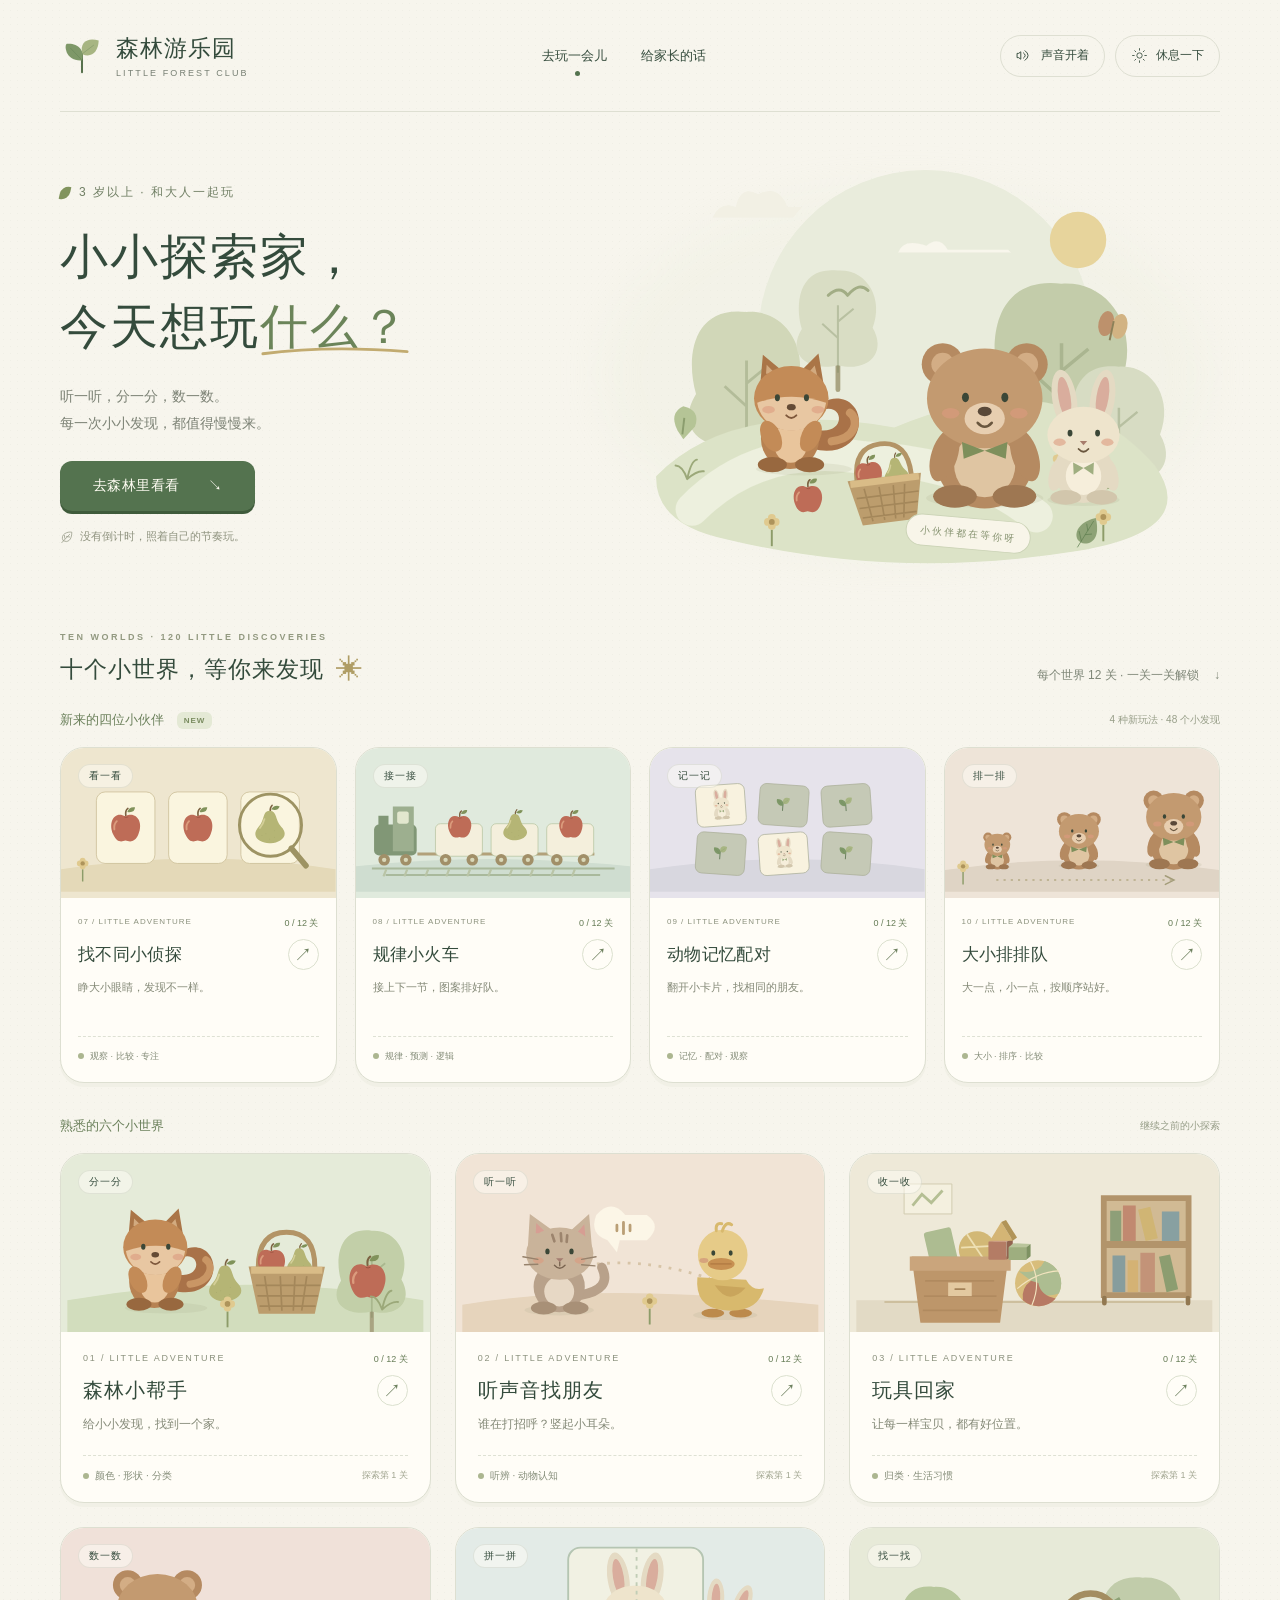
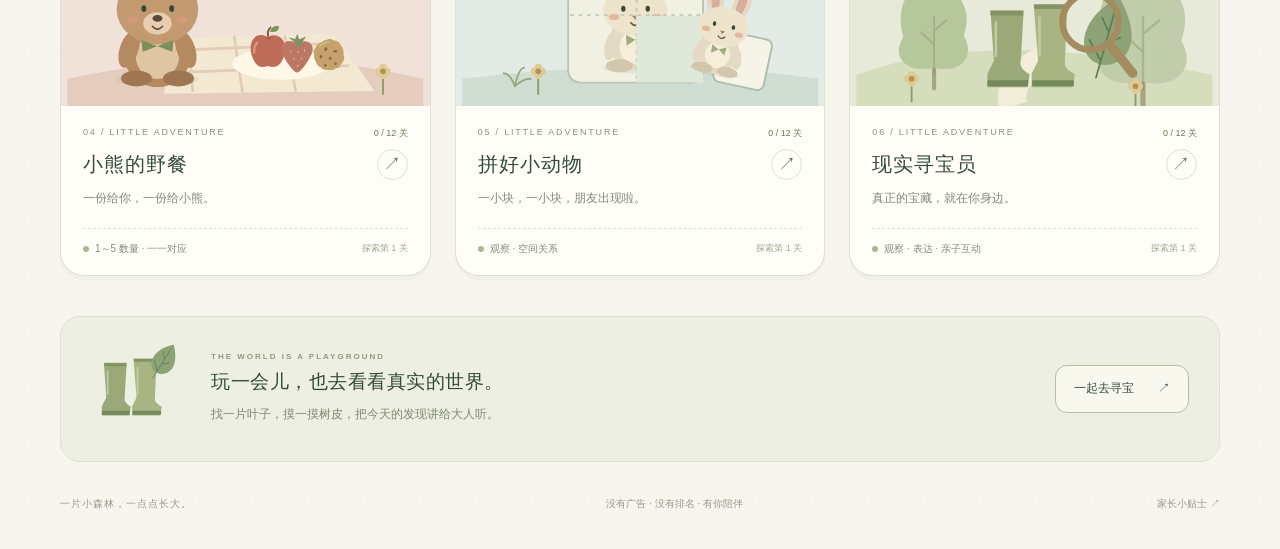
<file: minigame/SenLinYouLeYuan/index.html>
﻿<!doctype html>
<html lang="zh-CN">
<head>
  <meta charset="utf-8">
  <meta name="viewport" content="width=device-width, initial-scale=1">
  <meta name="theme-color" content="#f7f5ed">
  <meta name="description" content="十个亲子小游戏，120 个逐关解锁的小发现。中文语音、短时游玩、本机保存通关进度，适合 3 岁以上孩子和大人一起探索。">
  <title>森林游乐园 · 慢慢玩，慢慢长大</title>
  <link rel="icon" href="icon.svg" type="image/svg+xml">
  <link rel="stylesheet" href="styles.css">
  <link rel="stylesheet" href="levels.css">
  <link rel="stylesheet" href="activities.css">
  <script defer src="data.js"></script>
  <script defer src="levels.js"></script>
  <script defer src="new-games.js"></script>
  <script defer src="art.js"></script>
  <script defer src="activities.js"></script>
  <script defer src="app.js"></script>
</head>
<body>
  <a class="skip-link" href="#games">去选小游戏</a>
  <div class="page-shell">
    <header class="site-header">
      <a class="brand" href="./" aria-label="森林游乐园首页"><span class="brand-icon" data-art="sprout"></span><span>森林游乐园<small>LITTLE FOREST CLUB</small></span></a>
      <nav aria-label="主导航"><a class="nav-active" href="#games">去玩一会儿</a><button class="text-button" id="parentOpen">给家长的话</button></nav>
      <div class="header-actions"><button id="soundToggle" class="quiet-button" aria-pressed="true"><span data-ui="sound"></span><span class="sound-label">声音开着</span></button><button id="restOpen" class="quiet-button rest-button"><span data-ui="sun"></span>休息一下</button></div>
    </header>
    <main>
      <section class="hero" aria-labelledby="heroTitle">
        <div class="hero-copy"><p class="eyebrow"><span class="tiny-leaf"></span> 3 岁以上 · 和大人一起玩</p><h1 id="heroTitle">小小探索家，<br>今天想玩<span class="title-accent">什么？<svg viewBox="0 0 210 15" aria-hidden="true"><path d="M4 10Q95-2 206 7"/></svg></span></h1><p class="hero-description">听一听，分一分，数一数。<br>每一次小小发现，都值得慢慢来。</p><a href="#games" class="primary-button explore-button">去森林里看看 <span aria-hidden="true">↘</span></a><div class="hero-footnote"><span data-ui="leaf"></span>没有倒计时，照着自己的节奏玩。</div></div>
        <div id="heroArt" class="hero-art" role="img" aria-label="小熊、小兔和松鼠在温暖的森林里等你一起玩"></div>
      </section>
      <section class="games-section" id="games" aria-labelledby="gamesTitle">
        <div class="section-heading"><div><span class="section-kicker">TEN WORLDS · 120 LITTLE DISCOVERIES</span><h2 id="gamesTitle">十个小世界，等你来发现<span class="heading-flower" aria-hidden="true">✳</span></h2></div><p>每个世界 12 关 · 一关一关解锁 <span aria-hidden="true">↓</span></p></div>
        <div class="game-collections" id="gameGrid"></div>
      </section>
      <section class="outside-note"><div class="outside-art" id="outsideArt" aria-hidden="true"></div><div><p class="section-kicker">THE WORLD IS A PLAYGROUND</p><h2>玩一会儿，也去看看真实的世界。</h2><p>找一片叶子，摸一摸树皮，把今天的发现讲给大人听。</p></div><button class="outlined-button" id="outsideButton">一起去寻宝 <span aria-hidden="true">↗</span></button></section>
    </main>
    <footer><span class="footer-brand">一片小森林，一点点长大。</span><span>没有广告 · 没有排名 · 有你陪伴</span><button class="text-button" id="footerParent">家长小贴士 <span aria-hidden="true">↗</span></button></footer>
  </div>
  <dialog id="gameDialog" class="game-dialog" aria-labelledby="gameTitle">
    <div class="game-top"><button class="quiet-button" id="gameExit"><span aria-hidden="true">←</span> 返回关卡</button><span id="gameTitle"></span><button class="quiet-button" id="gameRest"><span data-ui="sun"></span> 休息一下</button></div>
    <div class="game-inner"><div class="game-progress" id="gameProgress" aria-label="本轮进度"></div><div class="prompt-row"><div><p class="game-kicker" id="gameKicker"></p><h2 id="gamePrompt"></h2><p id="gameHint" class="game-hint"></p></div><button class="listen-button" id="repeatPrompt"><span data-ui="sound"></span><span>再听一遍</span></button></div><div id="gameStage" class="game-stage"></div><div id="feedback" class="feedback" role="status" aria-live="polite"></div><div class="game-bottom"><span id="gentleNote">不用着急，我们慢慢来。</span><button id="nextQuestion" class="primary-button" hidden>下一题 <span aria-hidden="true">→</span></button></div></div>
  </dialog>
  <dialog id="levelDialog" class="level-dialog" aria-labelledby="levelTitle">
    <div class="game-top"><button class="quiet-button" id="levelExit"><span aria-hidden="true">←</span> 回游乐园</button><span id="levelTitle"></span><button class="quiet-button" id="levelRest"><span data-ui="sun"></span> 休息一下</button></div>
    <div class="level-inner"><div class="level-intro"><div><p class="section-kicker">ONE LITTLE STEP AT A TIME</p><h2>沿着小路，一个一个发现。</h2><p id="levelDescription"></p><button id="continueLevel" class="primary-button"></button></div><div id="levelArt" class="level-art" aria-hidden="true"></div></div><div class="level-status"><span id="levelSummary"></span><span>完成这一关，下一关就会打开。</span></div><div id="levelProgress" class="level-meter" role="progressbar" aria-label="已完成关卡数" aria-valuemin="0" aria-valuemax="12"><span></span></div><div id="levelGrid" class="level-grid" aria-label="选择关卡"></div><p class="level-save-note" id="levelSaveNote">通关进度保存在这个浏览器里。每次玩一点点，下次接着来。</p></div>
  </dialog>
  <dialog id="parentDialog" class="parent-dialog" aria-labelledby="parentTitle"><button class="close-button" id="parentClose" aria-label="关闭家长小贴士">×</button><p class="section-kicker">A NOTE TO GROWN-UPS</p><h2 id="parentTitle">陪伴，是最好的小礼物。</h2><p class="parent-intro">适合 3 岁以上孩子和大人一起玩。不用考孩子，聊聊他们看到了什么，就很好。</p><form id="settingsForm"><fieldset><legend>选择适合孩子的难度</legend><div class="setting-options"><label><input type="radio" name="level" value="little"><span><strong>初次探索</strong><small>更多提示 · 最多三对记忆卡</small></span></label><label><input type="radio" name="level" value="big"><span><strong>再多想一点</strong><small>四对记忆卡 · 后期六块拼图</small></span></label></div></fieldset><fieldset><legend>累计玩多久，提醒离屏休息？</legend><div class="time-options"><label><input type="radio" name="minutes" value="3"><span>3 分钟</span></label><label><input type="radio" name="minutes" value="5"><span>5 分钟</span></label><label><input type="radio" name="minutes" value="8"><span>8 分钟</span></label></div><p class="field-note">只累计游戏打开时的前台时间；这是提醒设置，不代表安全用眼时长。</p></fieldset><button class="primary-button" type="submit">保存，陪孩子一起玩 <span aria-hidden="true">✓</span></button></form><div class="parent-tips"><h3>让小眼睛也歇一歇</h3><p>画面柔和不能保证不伤眼。请在明亮、没有明显反光的环境中使用，保持合适距离，及时休息，并为户外活动留出时间。孩子揉眼、眯眼或说不舒服时，就停下来。</p><p>语音已随游戏提供；静音时也可以由大人读题。听声游戏里的叫声为语音模仿。</p><a href="https://aapos.org/glossary/screen-time-and-online-learning" target="_blank" rel="noopener noreferrer">查看儿童眼科协会的屏幕使用建议 ↗</a></div></dialog>
  <dialog id="restDialog" class="rest-dialog" aria-labelledby="restTitle"><div id="restArt" class="rest-art" aria-hidden="true"></div><p class="section-kicker">A LITTLE PAUSE</p><h2 id="restTitle">小森林要打个盹啦。</h2><p id="restText">把屏幕放一放，和大人看看远处，<br>再一起伸个懒腰吧。</p><div class="rest-mission"><span data-ui="leaf"></span><span>小任务：去找一件软软的东西，摸摸它。</span></div><button class="primary-button" id="finishRest">结束这次游玩 <span aria-hidden="true">✓</span></button><small>休息时，换成另一个屏幕也不算离屏哦。</small></dialog>
  <noscript><p class="noscript-note">请开启 JavaScript 后和小朋友一起玩。</p></noscript>
</body>
</html>
</file>
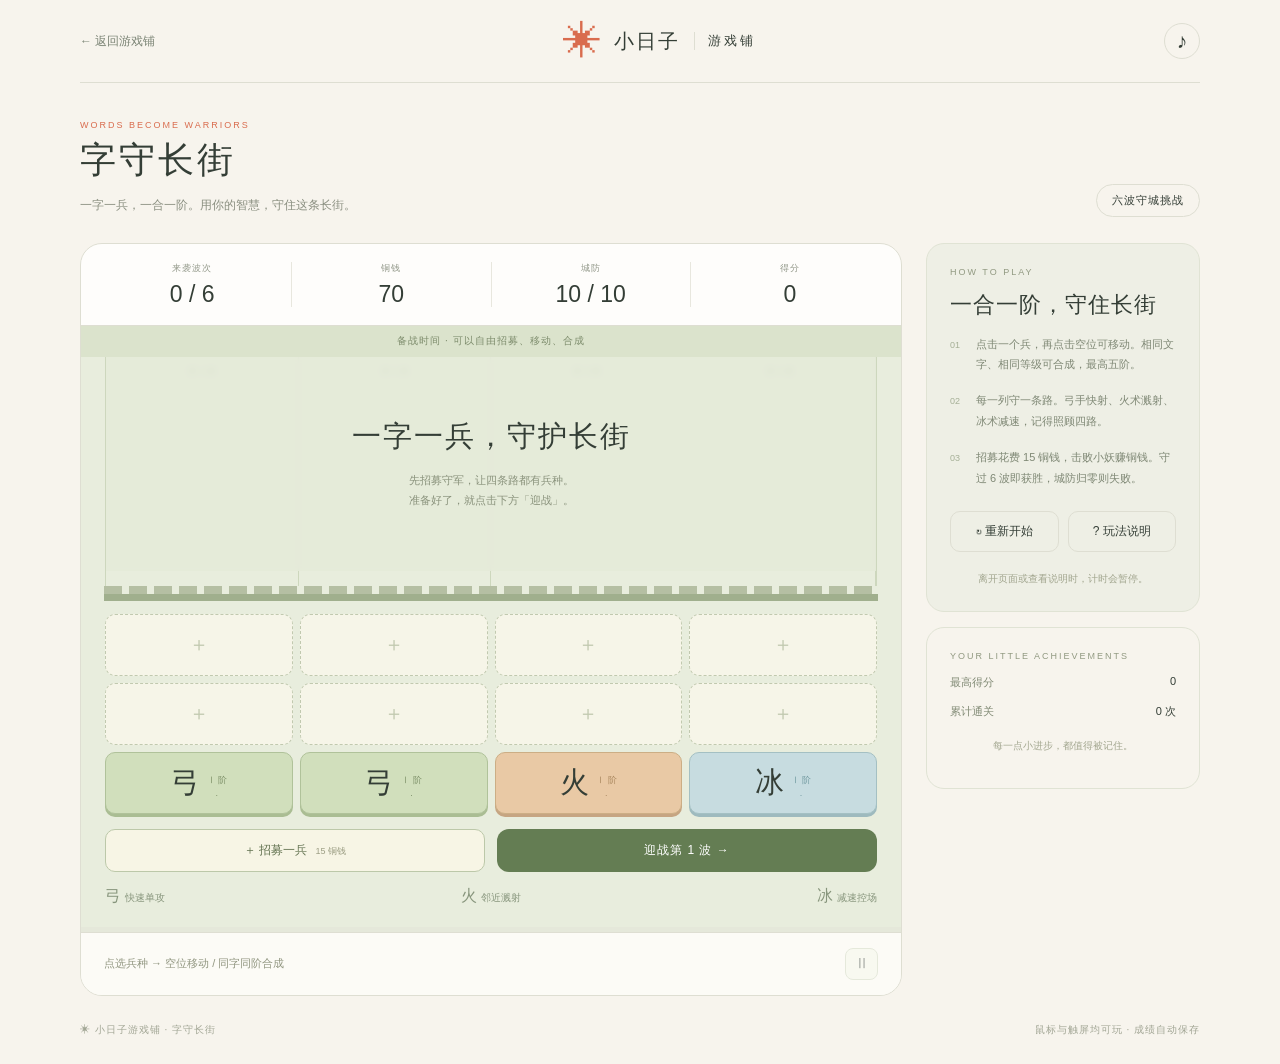
<file: minigame/street-defense/index.html>
<!doctype html>
<html lang="zh-CN"><head><meta charset="utf-8"><meta name="viewport" content="width=device-width,initial-scale=1"><meta name="theme-color" content="#f7f4ed"><title>字守长街 · 小日子游戏铺</title><link rel="stylesheet" href="./game.f47cfc74a112.css"><link rel="icon" href="./assets/icon.svg" type="image/svg+xml"><script defer src="./game.96bc3dea88fa.js"></script></head><body data-game="tower"><main id="app"></main><noscript>请开启 JavaScript 来玩小游戏。</noscript></body></html>
</file>
<file: minigame/cloud-retreat/game.7bfcd91b7716.css>
*{box-sizing:border-box}html,body{margin:0;min-height:100%;color:#345648;background:#f1f2e8;font-family:"PingFang SC","Microsoft YaHei",sans-serif}body{background-image:radial-gradient(ellipse at 50% 44%,#dbe3cd69,transparent 58%),radial-gradient(circle at 8% 80%,#e2e7d4a6,transparent 36%);-webkit-font-smoothing:antialiased}body::before{content:"";position:fixed;inset:0;pointer-events:none;opacity:.19;background-image:url("data:image/svg+xml,%3Csvg viewBox='0 0 200 200' xmlns='http://www.w3.org/2000/svg'%3E%3Cfilter id='n'%3E%3CfeTurbulence type='fractalNoise' baseFrequency='.7' numOctaves='3' stitchTiles='stitch'/%3E%3C/filter%3E%3Crect width='100%25' height='100%25' opacity='.19' filter='url(%23n)'/%3E%3C/svg%3E")}button,a{-webkit-tap-highlight-color:transparent}button{font:inherit}button:focus-visible,a:focus-visible{outline:2px solid #71956e;outline-offset:5px}a{color:inherit;text-decoration:none}.site-header{height:99px;margin:0 5%;display:flex;justify-content:space-between;align-items:center;border-bottom:1px solid #496a4321;position:relative}.wordmark{display:flex;gap:13px;align-items:center}.wordmark svg{width:37px;height:37px;color:#5d7e5e}.wordmark>span{font-family:"Noto Serif SC",SimSun,serif;font-size:21px;font-weight:600;letter-spacing:2px}.wordmark small{display:block;letter-spacing:2.1px;font:8px Arial,sans-serif;color:#8c9a82;margin-top:8px}.header-meta{display:flex;gap:28px;align-items:center;font-size:11px;color:#8d9a83;letter-spacing:.6px}.edition{padding-right:28px;border-right:1px solid #cfd6c3}.save-status{display:flex;gap:8px;align-items:center}.save-status i{width:5px;height:5px;border-radius:50%;background:#829c72;box-shadow:0 0 0 4px #829c720c}.experience{max-width:1350px;min-height:calc(100svh - 168px);margin:auto;padding:30px 46px 26px;display:grid;grid-template-columns:minmax(230px,1fr) minmax(350px,420px) minmax(228px,1fr);gap:clamp(24px,4.7vw,77px);align-items:center;position:relative}.intro{align-self:center;padding-bottom:30px}.intro-kicker{font-size:10px;letter-spacing:1.2px;color:#819476;display:flex;align-items:center;gap:8px;white-space:nowrap}.intro-kicker>span{height:1px;width:24px;background:#9caf88}h1{font-family:"Noto Serif SC","Songti SC",SimSun,serif;font-weight:500;font-size:clamp(40px,4vw,59px);line-height:1.5;letter-spacing:3px;margin:28px 0 22px;white-space:nowrap}h1 span{color:#72916d;position:relative}h1 span::after{content:"";position:absolute;left:0;right:2px;bottom:-8px;height:6px;border-top:1px solid #9aad83;border-radius:50%;transform:rotate(-4deg)}.intro-copy{font-size:12px;line-height:2.4;color:#8a9681;white-space:nowrap;margin:0}.ink-stamp{border:1px solid #af886663;border-radius:4px;padding:5px;display:inline-block;font:12px/1.4 SimSun,serif;letter-spacing:2px;color:#ad886b;transform:rotate(-7deg);margin:24px 0 28px 3px;position:relative}.ink-stamp::after{content:"";position:absolute;inset:2px;border:1px solid #af88662b;border-radius:2px}.live-note{border-top:1px solid #496a4321;padding:23px 0 0;max-width:275px}.note-index{font-size:9px;color:#9aa88d;letter-spacing:2px}.live-note p{font:16px/1.8 "Noto Serif SC",SimSun,serif;margin:12px 0 16px;color:#688368;min-height:29px}.live-note>div{font-size:9px;color:#9aa88d;display:flex;align-items:center;gap:6px}.weather-dot{height:5px;width:5px;background:#b5bf8e;border-radius:50%;display:inline-block}.note-divide{color:#bfc8ae;margin:0 3px}.keys{margin-top:31px;font-size:9px;color:#a2ad96;white-space:nowrap;display:flex;align-items:center;gap:5px}.keys>span{margin:0 4px}kbd{font:9px Arial,sans-serif;line-height:18px;border:1px solid #cbd4bf;border-radius:4px;padding:0 4px;background:#f4f5ec;color:#8e9e80}.play-area{position:relative;justify-self:center;width:100%;max-width:420px}.device-top{display:flex;align-items:center;gap:12px;justify-content:center;font-size:9px;color:#94a187;letter-spacing:2px;margin-bottom:16px}.device-top>span:first-child,.device-top>span:last-child{width:20px;height:1px;background:#c0ccb1}.game-frame{position:relative;width:100%;aspect-ratio:420/824;max-height:calc(100svh - 213px);min-height:660px;border:1px solid #a2b3927d;border-radius:26px;overflow:hidden;box-shadow:0 18px 65px -21px #46683d38,0 2px 6px #46683d0a,0 0 0 7px #f9f9ef8a;background:#f7f5e9;isolation:isolate}canvas{display:block;width:100%;height:100%;touch-action:none;outline:none}.game-controls{position:absolute;inset:0;pointer-events:none;z-index:2}.game-controls button{position:absolute;pointer-events:auto;background:transparent;color:transparent;border:0;padding:0;margin:0;border-radius:12px;cursor:pointer;touch-action:manipulation;user-select:none;-webkit-user-select:none;overflow:hidden;font-size:0}.game-controls button:disabled{cursor:default;pointer-events:none}.game-controls button:focus-visible{outline:2px solid #7f985e;outline-offset:-3px;background:#8ea86b0d}.device-caption{margin:17px -15px 0;font-size:9px;letter-spacing:.4px;text-align:center;color:#9ba88e;white-space:nowrap}.device-caption span{font-size:15px;color:#b1b88c;margin-right:5px}.field-guide{align-self:center;padding-bottom:18px}.guide-header{display:flex;justify-content:space-between;font-size:10px;letter-spacing:1px;color:#8c9e82;border-bottom:1px solid #496a4321;padding-bottom:19px}.guide-header>span:last-child{font:8px Arial,sans-serif;letter-spacing:1.7px;color:#a7b09c}.guide-step{position:relative;display:flex;gap:13px;border-bottom:1px solid #496a4315;padding:24px 0 20px}.step-number{font:italic 12px Georgia,serif;color:#a7b394;line-height:24px}h2{font:500 16px "Noto Serif SC",SimSun,serif;margin:0 0 10px;white-space:nowrap}.guide-step p{font-size:10px;line-height:2.2;color:#8d9c83;margin:0}.guide-step svg{height:32px;width:28px;position:absolute;right:0;bottom:27px;color:#97aa82;opacity:.65}.island-ledger{padding-top:26px}.ledger-title{font-size:11px;color:#79916f;letter-spacing:1px;display:flex;justify-content:space-between;align-items:center}.ledger-title>span{font-size:8px;color:#a4b095;letter-spacing:1px}.ledger-grid{display:grid;grid-template-columns:repeat(3,1fr);margin-top:20px}.ledger-grid>div{display:flex;flex-direction:column;gap:9px}.ledger-grid strong{font:28px Georgia,serif;font-weight:400;color:#668464}.ledger-grid span{font-size:8px;color:#9ba98e;white-space:nowrap}.guide-button{margin-top:24px;border:1px solid #c6d2b8;border-radius:8px;width:100%;padding:12px 13px;color:#7e9473;font-size:10px;display:flex;justify-content:space-between;align-items:center;background:#f8f8ef55;cursor:pointer}.guide-button:hover{background:#e4ead8}.side-quote{margin-top:32px;padding-left:18px;position:relative;color:#9aa88e}.side-quote>span{position:absolute;left:0;top:-6px;font:24px Georgia;color:#bcc6ac}.side-quote p{font:12px/2.1 "Noto Serif SC",SimSun,serif;margin:0}.site-footer{height:69px;margin:0 5%;border-top:1px solid #496a4321;display:flex;justify-content:space-between;align-items:center;gap:15px;font-size:9px;letter-spacing:.5px;color:#a4af98}.site-footer>span:first-child{font-family:SimSun,serif;font-size:12px;color:#84977b}.site-footer i{margin:0 8px;font-style:normal;color:#b9c3ac}.site-footer a{color:#8fa181}.site-footer a:hover{color:#456c50}@media(min-height:1030px) and (min-width:1000px){.game-frame{min-height:760px}.experience{padding-top:40px;padding-bottom:40px}}@media(max-width:1160px){.experience{gap:32px;padding-left:28px;padding-right:28px;grid-template-columns:minmax(210px,1fr) minmax(330px,390px) minmax(190px,1fr)}h1{font-size:43px;letter-spacing:1px}.guide-step{gap:8px}.guide-step svg{display:none}.intro-copy{font-size:10px}.intro-kicker{font-size:9px;letter-spacing:0}.guide-step h2{font-size:14px}.guide-step p{font-size:9px}.keys{font-size:8px;gap:3px}.field-guide{padding-bottom:0}.header-meta{font-size:10px}}@media(max-width:930px){.experience{grid-template-columns:minmax(210px,1fr) minmax(330px,420px);max-width:810px;padding:28px 34px;gap:32px}.field-guide{display:none}.site-footer>span:nth-child(2){display:none}.game-frame{max-height:none;min-height:0}.intro{padding-bottom:0}h1{font-size:44px}.intro-copy{font-size:11px}.site-header{height:84px}.edition{display:none}.site-footer{height:54px}.device-caption{font-size:8px}}@media(max-width:620px){html,body{width:100%;height:100%;overflow:hidden;background:#f7f5e9}body::before,.site-header,.intro,.field-guide,.device-top,.device-caption,.site-footer{display:none}.experience{display:block;max-width:none;min-height:0;height:100%;padding:0}.play-area{width:100%;max-width:none;height:100%}.game-frame{width:100%;height:100%;aspect-ratio:auto;border:0;border-radius:0;box-shadow:none;max-height:none;min-height:0}.game-controls button{border-radius:12px}}@media(prefers-reduced-motion:reduce){*{scroll-behavior:auto}}

@media(min-width:931px){.play-area{max-width:min(420px,calc((100svh - 275px)*.5097))}.game-frame{min-height:0;max-height:none}.experience{padding-top:24px;padding-bottom:24px}}
@media(max-width:620px){:root{--safe-top:env(safe-area-inset-top,0px);--safe-bottom:env(safe-area-inset-bottom,0px)}}
</file>
<file: minigame/fridge-puzzle/game.f47cfc74a112.css>
:root{--paper:#f7f4ed;--ink:#343e36;--muted:#8b8c80;--line:#deded2;--accent:#d96c4e;--serif:Georgia,"Songti SC","STSong","SimSun",serif;--radius:22px;font-family:"Segoe UI","PingFang SC","Microsoft YaHei",sans-serif;color:var(--ink);background:var(--paper);font-synthesis:none}
*{box-sizing:border-box}body{margin:0}button,a{-webkit-tap-highlight-color:transparent}button{font:inherit;cursor:pointer}button:disabled{cursor:not-allowed;opacity:.45}a{color:inherit;text-decoration:none}button,a{touch-action:manipulation}button:focus-visible,a:focus-visible{outline:3px solid #477e75;outline-offset:4px}button{color:inherit}button:hover:not(:disabled){filter:brightness(.97)}.wrap{width:min(1120px,calc(100% - 64px));margin:0 auto}.site-header{height:106px;display:flex;align-items:center;justify-content:space-between;border-bottom:1px solid var(--line)}.brand{display:inline-flex;align-items:center;gap:10px;font-weight:700;font-size:23px;letter-spacing:2px}.brand-mark{font-size:39px;color:var(--accent);line-height:1}.brand-sub{font-size:13px;font-weight:400;letter-spacing:3px;margin-left:4px;border-left:1px solid var(--line);padding-left:13px}.header-right{display:flex;align-items:center;gap:24px}.open-sign{font-size:12px;letter-spacing:2px;color:#747c6e;display:flex;align-items:center;gap:8px}.open-sign i{height:6px;width:6px;background:#7d9a76;border-radius:100%}.icon-button{width:36px;height:36px;border:1px solid var(--line);border-radius:50%;background:transparent;font-size:21px}.icon-button.is-on{background:#e5ebdd;border-color:#a7b298}.hero{display:flex;justify-content:space-between;align-items:center;padding:64px 0 60px}.eyebrow{font-size:10px;letter-spacing:3px;color:var(--accent);margin:0 0 24px}.hero h1{font-family:var(--serif);font-weight:500;font-size:65px;letter-spacing:2px;line-height:1.35;margin:0 0 25px}.hero-word{display:inline-block;color:var(--accent);position:relative}.hero-word svg{position:absolute;bottom:-7px;left:-5px;width:100%;height:18px;fill:none;stroke:#d6a783;stroke-width:2}.hero-description{font-size:14px;line-height:2;color:#7d8274;letter-spacing:1px;margin:0}.hero-note{transform:rotate(5deg);width:210px;height:219px;border:1px solid #d7c9a7;background:#f1e9d2;padding:23px 27px;box-shadow:6px 7px 0 #ebe5d7;position:relative;font-family:var(--serif);font-size:21px;line-height:1.7;margin:5px 44px 0 0}.hero-note:before{content:"";position:absolute;width:75px;height:25px;left:69px;top:-13px;background:#d9ded3ad;transform:rotate(-12deg)}.hero-note strong{font-weight:400;font-size:27px}.note-spark{position:absolute;right:18px;top:12px;color:#c78357;font-size:34px}.random-button{background:transparent;border:0;border-top:1px dashed #c9b890;margin-top:16px;padding:13px 0 0;font-family:"Microsoft YaHei",sans-serif;font-size:12px;width:100%;text-align:left}.random-button span{float:right;font-size:18px}.section-line{display:flex;align-items:center;justify-content:space-between;padding:0 0 17px;font-size:12px;letter-spacing:1px}.section-line>span:last-child{font-size:11px;color:var(--muted)}.muted{color:var(--muted);font-size:9px;margin-left:10px;letter-spacing:2px}.game-grid{display:grid;grid-template-columns:1fr 1fr;gap:28px}.game-card{border:1px solid var(--line);border-radius:var(--radius);overflow:hidden;background:#fcfbf7;transition:transform .25s,box-shadow .25s}.game-card:hover{transform:translateY(-5px);box-shadow:0 15px 26px #343e360c}.card-art{height:226px;position:relative;overflow:hidden;display:flex;align-items:center;justify-content:center}.art-label{position:absolute;left:24px;top:20px;font-family:var(--serif);font-size:14px;letter-spacing:3px;opacity:.67}.card-content{padding:25px 28px 0}.card-kicker{font-size:9px;letter-spacing:2px;color:var(--muted)}.card-title{display:flex;align-items:center;justify-content:space-between;margin-top:9px}.card-title h2{font-family:var(--serif);font-weight:500;letter-spacing:2px;font-size:28px;margin:0}.card-arrow{border:1px solid var(--line);border-radius:50%;width:36px;height:36px;display:grid;place-items:center;font-size:23px}.card-content p{font-size:12px;line-height:1.9;color:#858879;margin:10px 0 21px}.card-footer{border-top:1px solid #e7e6dc;display:flex;justify-content:space-between;padding:15px 0;font-size:10px;letter-spacing:.5px;color:#848978}.card-footer>span:last-child{color:#a09f92}.tower-art{background:#dce5d5}.tower-demo{display:flex;gap:13px;align-items:center;margin-top:8px;transform:rotate(-5deg)}.demo-unit{height:72px;width:66px;background:#f9f6e9;border:1px solid #8eaa82;border-radius:12px;box-shadow:0 6px 0 #a2b998;font-family:var(--serif);font-size:35px;display:grid;place-items:center;position:relative}.demo-unit small{position:absolute;bottom:3px;right:8px;font-size:12px;color:#8f9c73}.demo-unit.upgraded{background:#668368;color:#fff;border-color:#557353;box-shadow:0 6px 0 #425d43}.demo-unit.upgraded small{color:#d5dec4}.demo-plus,.demo-arrow{font-size:22px;color:#849e79}.demo-enemies{position:absolute;right:30px;bottom:24px;display:flex;gap:7px;transform:rotate(9deg)}.demo-enemies span{width:23px;height:23px;font-size:12px;background:#b3bda5;color:#fff;border-radius:7px;display:grid;place-items:center}.art-decoration{position:absolute;left:35px;bottom:28px;font-size:35px;color:#97ab8b}.market-art{background:#f4dfc8}.awning{height:27px;position:absolute;top:0;left:0;right:0;background:repeating-linear-gradient(90deg,#c67551 0 32px,#f7e8d3 32px 64px);border-radius:0 0 12px 12px}.market-art .art-label{top:43px}.mini-crates{display:flex;gap:16px;align-self:flex-end;margin-bottom:26px;transform:rotate(3deg)}.mini-crates>div{border:3px solid #a77e5a;border-top:0;background:#e9cca8;border-radius:0 0 8px 8px;display:flex;flex-direction:column-reverse;align-items:center;width:68px;padding:6px;gap:2px;box-shadow:0 5px 0 #d8b68e}.mini-crates i{font-style:normal;font-size:25px;line-height:31px;background:#f8eddd;width:45px;text-align:center;border-radius:5px}.mini-crates>div:nth-child(2){transform:translateY(-9px)}.market-art .art-decoration{left:auto;right:32px;bottom:80px;color:#c99871}.fridge-art{background:#dce9e5}.mini-fridge{width:195px;height:159px;border:7px solid #f6fbf5;border-radius:15px;background:#bfd5cc;box-shadow:5px 7px 0 #a8beb6;transform:rotate(-6deg);margin-top:37px;padding:12px 22px 0 11px;position:relative}.fridge-shelf{display:flex;justify-content:space-between;border-bottom:4px solid #eff6ec;height:58px;align-items:flex-end}.fridge-shelf span{font-size:32px;line-height:48px}.fridge-handle{position:absolute;right:5px;top:46px;background:#94afa4;width:5px;height:45px;border-radius:5px}.fridge-star{position:absolute;right:83px;top:60px;color:#86ab9c;font-size:38px}.parcel-art{background:#e9dfd1}.mini-conveyor{display:flex;align-items:flex-end;gap:24px;position:relative;margin-top:40px}.mini-conveyor:after{content:"";position:absolute;bottom:-18px;left:-55px;right:-65px;height:18px;background:repeating-linear-gradient(90deg,#b9b3a4 0 18px,#d9d4c6 18px 22px);border-top:5px solid #a2a293;border-bottom:4px solid #a2a293}.mini-package{height:107px;width:125px;background:#ce9f70;border:1px solid #ad845d;position:relative;transform:rotate(4deg);padding:20px 12px;font-size:18px;letter-spacing:3px;box-shadow:3px 4px 0 #be9166}.mini-package:before{content:"";height:100%;width:20px;position:absolute;left:50%;top:0;background:#ddbb88;opacity:.6}.mini-package.small{width:91px;height:79px;font-size:13px;transform:rotate(-8deg)}.mini-package span{font-size:11px;background:#f9f0dc;display:block;position:relative;width:28px;text-align:center}.barcode{display:block;width:53px;height:17px;background:repeating-linear-gradient(90deg,#4f5144 0 1px,transparent 1px 3px,#4f5144 3px 5px,transparent 5px 7px);margin-top:8px;position:relative}.parcel-motion{font-size:23px;color:#a99c89;align-self:center}.parcel-sticker{position:absolute;top:32px;right:26px;border:1px solid #ae8e6e;transform:rotate(12deg);font-size:9px;text-align:center;letter-spacing:2px;padding:6px;color:#ae8e6e}.home-footer{display:flex;justify-content:space-between;padding:35px 0 42px;font-size:11px;color:#999c8f;letter-spacing:1px}.home-footer>span:first-child{color:#78816f}
/* Shared playroom */
.play-header{height:83px}.back-link{font-size:12px;color:#7b8475;display:inline-flex;align-items:center;gap:8px}.play-header .brand{font-size:20px}.game-heading{display:flex;align-items:flex-end;justify-content:space-between;margin:37px 0 26px}.game-heading h1{font-family:var(--serif);font-size:36px;font-weight:500;letter-spacing:3px;margin:6px 0 10px}.game-heading .eyebrow{margin:0;font-size:9px;letter-spacing:2px}.game-subtitle{color:#8a8f80;font-size:12px;margin:0;line-height:1.8}.level-badge{font-size:11px;border:1px solid var(--line);border-radius:30px;padding:8px 15px;white-space:nowrap;letter-spacing:1px}.play-layout{display:grid;grid-template-columns:minmax(0,1fr) 274px;gap:24px;align-items:start}.play-panel{background:#fdfcf8;border:1px solid var(--line);border-radius:22px;overflow:hidden}.hud{display:flex;justify-content:space-around;padding:18px 12px;border-bottom:1px solid var(--line);background:#ffffff57}.hud-item{flex:1;text-align:center;border-right:1px solid #e8e7de}.hud-item:last-child{border:0}.hud-label{font-size:9px;color:#929889;letter-spacing:1px;display:block;margin-bottom:7px}.hud-value{font-family:Georgia,"Microsoft YaHei",sans-serif;font-size:23px;line-height:1.1;font-weight:500;font-variant-numeric:tabular-nums}.hud-value small{font-size:12px;color:#9ba08e}.game-surface{position:relative;min-height:370px}.game-toolbar{padding:15px 23px;display:flex;justify-content:space-between;gap:10px;align-items:center;border-top:1px solid var(--line);background:#fcfbf6}.toolbar-hint{font-size:11px;line-height:1.8;color:#919680}.tool-group{display:flex;gap:8px}.small-button{border:1px solid #dadfcf;border-radius:9px;background:#f7f7ef;padding:8px 12px;font-size:11px;white-space:nowrap}.primary-button{background:var(--ink);color:#fff;border:0;border-radius:12px;font-size:13px;padding:14px 19px;letter-spacing:1px;display:inline-flex;gap:10px;justify-content:center;align-items:center}.primary-button.wide{width:100%}.secondary-button{border:1px solid var(--line);border-radius:10px;background:transparent;padding:11px;font-size:12px}.side-panel{background:#eeefe5;border:1px solid #e0e3d4;border-radius:18px;padding:23px}.side-panel+.side-panel{margin-top:15px;background:transparent}.side-eyebrow{font-size:9px;color:#919981;letter-spacing:2px;margin:0 0 13px}.side-panel h2{font-family:var(--serif);font-size:22px;font-weight:400;letter-spacing:1px;margin:0 0 14px}.rule-list{list-style:none;padding:0;margin:0;counter-reset:rules}.rule-list li{position:relative;padding:0 0 15px 26px;font-size:11px;color:#7f8875;line-height:1.9;counter-increment:rules}.rule-list li:last-child{padding-bottom:0}.rule-list li:before{content:counter(rules,decimal-leading-zero);font-size:9px;color:#a5af96;position:absolute;left:0;top:3px}.side-actions{display:grid;grid-template-columns:1fr 1fr;gap:9px;margin-top:22px}.best-line{display:flex;justify-content:space-between;font-size:11px;color:#818a75;margin-top:14px}.best-line strong{color:var(--ink);font-weight:500}.side-footer{font-size:10px;color:#a2a68f;text-align:center;margin-top:17px;line-height:1.9}.play-footer{display:flex;justify-content:space-between;padding:27px 0;font-size:10px;color:#a1a594;letter-spacing:1px}.toast{position:fixed;bottom:30px;left:50%;max-width:calc(100% - 36px);transform:translate(-50%,15px);padding:12px 22px;background:#3d5147;color:#fff;border-radius:12px;opacity:0;transition:.2s;pointer-events:none;font-size:12px;z-index:20;text-align:center;box-shadow:0 6px 20px #0001}.toast.visible{opacity:1;transform:translate(-50%,0)}.toast.bad{background:#aa6652}dialog{border:1px solid #dfdfd0;border-radius:24px;padding:34px;width:min(420px,calc(100% - 40px));background:var(--paper);color:var(--ink);box-shadow:0 30px 100px #0002}dialog::backdrop{background:#35433466;backdrop-filter:blur(5px)}dialog h2{font-family:var(--serif);font-size:29px;letter-spacing:2px;font-weight:500;margin:14px 0}dialog p{font-size:13px;line-height:1.9;color:#858d7c}.result-symbol{font-size:48px;color:var(--accent)}#result-dialog{text-align:center}.result-score{display:block;font-size:42px;font-family:Georgia,serif;margin:17px 0 4px}.result-score-label{color:#969b89;font-size:10px;letter-spacing:2px;margin-bottom:24px}.result-buttons{display:grid;gap:9px}.close-button{float:right;border:0;background:transparent;font-size:24px}.help-extra{padding:15px;background:#e9eddf;border-radius:12px}.empty-message{text-align:center;font-size:12px;color:#8b9580;padding:28px}.selected{outline:3px solid #708a64!important;outline-offset:3px}.shake{animation:shake .24s}.pop{animation:pop .25s}.status-strip{font-size:11px;color:#77836b;min-height:38px;display:flex;align-items:center;justify-content:center;text-align:center;padding:7px 18px;background:#f6f7ed}.keycap{display:inline-block;min-width:20px;padding:1px 4px;border:1px solid #d4d7c9;border-bottom-width:2px;border-radius:4px;font-size:10px;text-align:center;background:#fcfcf5}.progress-track{height:5px;background:#e5e8da;overflow:hidden}.progress-fill{height:100%;background:#89a27c;transition:width .2s}
/* Night market */
.market-surface{padding:66px 26px 26px;background:#f5e8d6;min-height:410px}.market-surface:before{content:"";position:absolute;top:0;left:0;right:0;height:26px;background:repeating-linear-gradient(90deg,#bf7b5c 0 35px,#f8ecd8 35px 70px);border-radius:0 0 10px 10px;box-shadow:0 5px 0 #dec19b}.market-sign{position:absolute;top:37px;left:0;right:0;text-align:center;font-family:var(--serif);letter-spacing:5px;color:#a88d6d;font-size:12px}.crates-grid{display:grid;grid-template-columns:repeat(4,1fr);gap:24px 16px;align-items:end}.crates-grid.six{grid-template-columns:repeat(3,1fr);gap:22px 30px;max-width:570px;margin:auto}.crate-button{border:0;background:transparent;padding:0;position:relative;outline-offset:5px;border-radius:10px;min-width:0}.crate-stack{height:148px;max-width:106px;margin:auto;border:3px solid #b58c66;border-top:0;border-radius:0 0 10px 10px;background:repeating-linear-gradient(0deg,#e5caa5 0 32px,#dfc29b 32px 34px);display:flex;flex-direction:column-reverse;align-items:center;padding:6px 5px;gap:3px;box-shadow:0 5px 0 #c8a782;position:relative}.crate-stack:before,.crate-stack:after{content:"";position:absolute;top:-4px;width:8px;height:8px;background:#b58c66;border-radius:3px}.crate-stack:before{left:-4px}.crate-stack:after{right:-4px}.crate-item{height:30px;min-height:30px;width:100%;border-radius:5px;display:flex;gap:6px;align-items:center;justify-content:center;font-size:22px;background:#faf1df;box-shadow:0 2px 0 #bba17b55}.crate-item small{font-size:9px;letter-spacing:1px;color:#8d785d}.crate-item.kind-1{background:#eed7c4}.crate-item.kind-2{background:#e4e1c8}.crate-item.kind-3{background:#f4ddb0}.crate-item.kind-4{background:#d9e1c6}.crate-item.kind-5{background:#e3d6de}.crate-button.selected .crate-item:last-child{transform:translateY(-11px);box-shadow:0 6px 8px #7c62472b}.crate-label{display:block;font-size:10px;color:#9e8a6d;letter-spacing:1px;margin-top:12px}.crate-done .crate-stack{border-color:#8d9c72}.crate-done .crate-label{color:#6f8d5a}.hint-target{animation:hint-glow 1s infinite}.market-legend{display:flex;flex-wrap:wrap;gap:6px 15px;justify-content:center;padding-top:23px;font-size:10px;color:#9c8c71}.market-legend span{white-space:nowrap}
/* Fridge */
.fridge-surface{padding:23px;background:#dfebe5}.fridge-stage{display:grid;grid-template-columns:minmax(0,1fr) 166px;gap:18px;align-items:start}.fridge-frame{background:#c3d8cc;border:9px solid #f4f8ed;border-radius:17px;padding:12px;box-shadow:0 5px 0 #a7bfb0;position:relative}.fridge-top-label{font-size:9px;letter-spacing:3px;color:#809a87;margin-bottom:10px;display:flex;justify-content:space-between}.fridge-grid{display:grid;grid-template-columns:repeat(6,1fr);gap:4px}.fridge-cell{aspect-ratio:1;border:1px solid #afc6b5;border-radius:5px;background:#e7f0e7a1;padding:0;min-width:0;font-size:24px;position:relative}.fridge-cell.blocked{background:repeating-linear-gradient(45deg,#b7cabe 0 5px,#c5d5c9 5px 10px);border-color:#b5c8ba;font-size:17px;color:#8ca395}.fridge-cell.occupied{border-color:#ffffff77;box-shadow:inset 0 -3px 0 #0000000c}.fridge-cell.ghost-good{background:#7fa583;box-shadow:inset 0 0 0 2px #f6fff1}.fridge-cell.ghost-bad{background:#d5a390;box-shadow:inset 0 0 0 2px #fbe8df}.grocery-tray{display:grid;grid-template-columns:1fr 1fr;gap:7px}.tray-caption{grid-column:1/-1;font-size:10px;letter-spacing:2px;color:#799180;margin:0 0 4px}.grocery{border:1px solid #becdbb;border-radius:10px;background:#eff4e8;min-width:0;padding:9px 4px 6px;display:flex;align-items:center;flex-direction:column;gap:7px;min-height:82px;position:relative}.grocery.placed{opacity:.4}.grocery.placed:after{content:"✓";position:absolute;right:5px;top:3px;color:#587b5f;font-size:12px}.grocery-name{font-size:9px;color:#6e846f}.piece-preview{display:grid;gap:2px;min-height:37px;align-content:center}.piece-pixel{width:14px;height:14px;border-radius:3px;background:#bad0b6;box-shadow:inset 0 -2px 0 #0000000c}.piece-pixel.hollow{background:transparent;box-shadow:none}.butter{background:#e8dfb9}.blue{background:#bcd8e5}.orange{background:#e9ba8f}.green{background:#b6ce9e}.teal{background:#abd3c6}.yellow{background:#e5d08d}.pink{background:#e6c8cc}.rose{background:#d5b7a9}.fridge-selection{font-size:11px;color:#6e8e74;display:flex;justify-content:space-between;align-items:center;gap:9px;margin-top:15px}.rotate-button{background:#f0f6e9;border:1px solid #b8cdb7;border-radius:8px;padding:8px 10px;font-size:11px}.fridge-instructions{font-size:10px;color:#829b88;line-height:1.8;margin:14px 0 0}
/* Parcel station */
.parcel-surface{background:#eee6d9;padding:25px 24px}.station-label{display:flex;justify-content:space-between;font-size:10px;letter-spacing:2px;color:#9d8f7b}.conveyor{height:241px;position:relative;display:flex;align-items:center;justify-content:center;padding-bottom:15px;overflow:hidden}.conveyor:before{content:"";position:absolute;bottom:18px;width:100%;height:24px;background:repeating-linear-gradient(90deg,#bab8a9 0 22px,#d5d1c3 22px 27px);border:5px solid #a3a595;border-left:0;border-right:0}.shipping-box{position:relative;width:235px;min-height:166px;background:#cfa778;border:1px solid #af8b61;padding:18px 21px 15px;box-shadow:5px 7px 0 #ba9266;transform:rotate(-2deg);border-radius:3px}.shipping-box:before{content:"";position:absolute;left:30px;top:0;bottom:0;width:29px;background:#e4c693a6}.shipping-label{background:#faf8e9;position:relative;padding:12px 14px;border-radius:2px;min-height:129px}.shipping-to{font-size:9px;color:#a7a48c;letter-spacing:2px}.shipping-district{font-family:var(--serif);font-size:29px;letter-spacing:3px;margin:4px 0}.shipping-street{font-size:10px;color:#949781}.shipping-number{font-size:8px;color:#8c907b;margin-top:3px;letter-spacing:1px}.shipping-label .barcode{height:13px;margin-top:8px;width:85px}.shipping-fragile{position:absolute;right:-16px;top:-8px;padding:7px 10px;border:1px solid #ac6552;color:#a75f4b;background:#f3ded0;transform:rotate(11deg);font-size:10px;line-height:1.5;text-align:center}.shipping-fragile.packed{background:#dce8d2;color:#6b855b;border-color:#899e76}.next-parcels{position:absolute;left:calc(50% + 157px);display:flex;gap:18px;bottom:60px;opacity:.7}.queue-box{min-width:65px;height:70px;background:#cca779;border:1px solid #b39066;padding:18px 7px;font-size:11px;color:#6e664c;position:relative;transform:rotate(3deg)}.queue-box:before{content:"";position:absolute;top:0;left:25px;width:12px;height:100%;background:#dfc3968f}.queue-box span{position:relative;background:#f2ebd7;padding:4px}.parcel-controls{display:flex;justify-content:center;align-items:center;gap:12px;min-height:42px;margin-bottom:20px}.pack-button{border:1px solid #b6a386;background:#faf1df;padding:9px 14px;border-radius:8px;font-size:11px}.combo-label{font-size:11px;color:#a27750}.bins-grid{display:grid;grid-template-columns:repeat(4,1fr);gap:10px}.sort-bin{border:1px solid #c0c6ac;border-bottom:5px solid #a7b48e;border-radius:10px;background:#e0e8d2;padding:12px 7px;position:relative}.sort-bin:nth-child(2){background:#d6e5e8;border-color:#adc5c9;border-bottom-color:#92b2b9}.sort-bin:nth-child(3){background:#eddbc5;border-color:#cdb79b;border-bottom-color:#bea487}.sort-bin:nth-child(4){background:#e7d7d9;border-color:#ccb1b6;border-bottom-color:#b99ba1}.bin-icon{display:block;font-size:26px;margin-bottom:4px;color:#6f8862}.sort-bin:nth-child(2) .bin-icon{color:#66939b}.sort-bin:nth-child(3) .bin-icon{color:#a48762}.sort-bin:nth-child(4) .bin-icon{color:#ab7f89}.bin-name{font-size:12px;letter-spacing:2px}.sort-bin .keycap{font-size:9px;margin-top:7px;color:#89917c}.parcel-overlay,.tower-overlay{position:absolute;inset:0;z-index:3;display:flex;align-items:center;justify-content:center;flex-direction:column;background:#eee9decf;backdrop-filter:blur(3px);gap:14px}.parcel-overlay h2,.tower-overlay h2{font-family:var(--serif);font-size:29px;font-weight:400;letter-spacing:2px;margin:0}.parcel-overlay p,.tower-overlay p{color:#8a937c;font-size:11px;margin:0;text-align:center;line-height:1.8}.parcel-overlay .overlay-icon{font-size:41px;color:#b7976e}.hud-value.danger{color:#b46c50}
/* Word defense */
.tower-surface{background:#e8eddd;padding:0 24px 20px}.tower-field{height:229px;position:relative;border-left:1px solid #cdd7bd;border-right:1px solid #cdd7bd;background:repeating-linear-gradient(90deg,transparent 0 calc(25% - 1px),#cdd7bd calc(25% - 1px) 25%)}#battlefield{display:block;width:100%;height:100%}.city-wall{height:15px;margin:0 -1px;background:repeating-linear-gradient(90deg,#b5bfa3 0 18px,transparent 18px 25px);border-bottom:7px solid #a0af8d;position:relative}.tower-board{display:grid;grid-template-columns:repeat(4,1fr);gap:7px;padding:13px 0}.tower-cell{height:62px;background:#f6f5e8;border:1px dashed #c1c9af;border-radius:10px;position:relative;display:flex;align-items:center;justify-content:center;gap:7px;min-width:0}.tower-cell:not(.has-unit):before{content:"＋";font-size:20px;color:#c1c9af;font-weight:200}.tower-cell.has-unit{border:1px solid #b0c29a;background:#d1dfbc;box-shadow:0 3px 0 #aabd93}.tower-cell.has-unit.type-1{background:#e9c9a5;border-color:#ccae85;box-shadow:0 3px 0 #c6a582}.tower-cell.has-unit.type-2{background:#c7dce0;border-color:#a4c0c3;box-shadow:0 3px 0 #9ebabe}.unit-word{font-family:var(--serif);font-size:29px}.unit-level{font-size:9px;align-self:flex-end;margin-bottom:10px;line-height:1.6;color:#7e9169}.tower-cell.type-1 .unit-level{color:#aa885f}.tower-cell.type-2 .unit-level{color:#739ba1}.tower-command{display:grid;grid-template-columns:1fr 1fr;gap:12px;margin-top:2px}.recruit-button{background:#f7f5e5;border:1px solid #bcc8a9;border-radius:10px;font-size:12px;padding:12px 5px;color:#647452}.recruit-button small{font-size:9px;margin-left:5px;color:#9b9d83}.tower-command .primary-button{font-size:12px;padding:12px 5px;background:#647d53}.tower-legend{display:flex;justify-content:space-between;font-size:10px;gap:6px;margin-top:14px;color:#87957c}.tower-legend strong{font-family:var(--serif);font-size:16px;font-weight:400;margin-right:4px}.tower-surface .status-strip{margin:0 -24px;background:#dbe3cc;color:#7d8c6c;min-height:31px;font-size:10px;letter-spacing:1px}.tower-actions{display:flex;gap:8px;align-items:center}.tower-overlay{inset:0 0 15px;background:#e5ebd9db}.pause-button{width:33px;height:32px;border:1px solid #cad3bb;border-radius:8px;background:#f4f5e9;font-size:14px}.unit-tip{font-size:10px;line-height:1.8;color:#7b8970;margin-top:15px}.level-pips{letter-spacing:2px;color:#8ea274}.desktop-tip{font-size:10px;color:#9ba18d;line-height:1.9}
@keyframes shake{25%{transform:translateX(-5px)}75%{transform:translateX(5px)}}@keyframes pop{50%{transform:scale(1.08)}}@keyframes hint-glow{50%{filter:brightness(1.13);outline:3px solid #d0a255}}
@media(min-width:1400px){.hero{padding-top:72px;padding-bottom:70px}.card-art{height:240px}}
@media(max-width:900px){.wrap{width:calc(100% - 40px)}.play-layout{grid-template-columns:minmax(0,1fr) 230px;gap:17px}.side-panel{padding:18px}.fridge-stage{grid-template-columns:1fr}.grocery-tray{grid-template-columns:repeat(4,1fr)}.grocery{min-height:68px}.fridge-frame{max-width:360px;width:100%;margin:auto}.game-toolbar{padding:12px 15px}.toolbar-hint{font-size:10px}.crates-grid.six{gap:22px}.tower-surface{padding-left:16px;padding-right:16px}.tower-surface .status-strip{margin:0 -16px}.tower-cell{height:55px}.unit-word{font-size:25px}.unit-level{font-size:8px}.game-heading h1{font-size:31px}.mini-crates{gap:12px}.demo-unit{width:56px;height:66px}.tower-demo{gap:10px}.hero-note{margin-right:10px}.fridge-star{right:40px}}
@media(max-width:680px){.wrap{width:calc(100% - 32px)}.site-header{height:78px}.brand{font-size:20px;gap:7px;letter-spacing:1px}.brand-mark{font-size:32px}.brand-sub{font-size:10px;padding-left:9px;letter-spacing:2px}.header-right{gap:12px}.open-sign{font-size:10px;letter-spacing:1px}.hero{padding:38px 0 35px;gap:10px;align-items:flex-start}.hero h1{font-size:40px;line-height:1.5;letter-spacing:0;margin-bottom:16px}.eyebrow{font-size:8px;letter-spacing:1.6px;margin-bottom:16px}.hero-description{font-size:11px;line-height:2}.hero-note{width:125px;height:159px;margin:29px 2px 0 0;padding:20px 14px;flex-shrink:0;font-size:14px;line-height:1.7;transform:rotate(7deg)}.hero-note strong{font-size:18px}.hero-note:before{width:53px;height:20px;left:37px;top:-10px}.note-spark{font-size:24px;right:11px;top:9px}.random-button{font-size:9px;padding-top:10px;margin-top:12px}.random-button span{font-size:15px}.section-line{font-size:11px;padding-bottom:13px;letter-spacing:0}.section-line .muted{display:none}.section-line>span:last-child{font-size:10px}.game-grid{grid-template-columns:1fr;gap:22px}.card-art{height:210px}.card-content{padding:21px 23px 0}.card-title h2{font-size:26px}.card-content p{font-size:11px;margin-bottom:17px}.home-footer{font-size:9px;padding:28px 0;gap:12px;letter-spacing:0}.home-footer>span:last-child{max-width:160px;text-align:right;line-height:1.8}.play-header{height:70px}.play-header .brand{font-size:16px;gap:5px}.play-header .brand-sub{display:none}.back-link{font-size:11px;gap:5px}.game-heading{margin:26px 0 20px;gap:12px}.game-heading h1{font-size:29px;letter-spacing:2px;margin:7px 0}.game-subtitle{font-size:10px}.level-badge{font-size:9px;padding:7px 10px}.play-layout{grid-template-columns:1fr;gap:18px}.play-panel{border-radius:17px}.hud{padding:16px 7px}.hud-label{font-size:9px}.hud-value{font-size:21px}.side-column{display:grid;grid-template-columns:1fr}.side-panel{padding:20px}.side-panel+.side-panel{display:none}.side-panel h2{font-size:20px;margin-bottom:12px}.rule-list{display:grid;gap:8px}.rule-list li{padding-bottom:0;font-size:11px}.side-actions{margin-top:16px}.side-footer{margin-top:12px}.play-footer{padding:22px 0;font-size:9px;gap:12px;letter-spacing:0}.market-surface{padding:64px 20px 25px}.crates-grid.six{gap:25px 18px}.crate-stack{height:140px}.crate-item{height:28px;min-height:28px;font-size:20px}.crate-item small{font-size:8px}.crate-label{font-size:9px}.market-legend{gap:6px 12px;font-size:9px}.game-toolbar{flex-wrap:wrap;padding:12px 14px}.tool-group{gap:6px}.small-button{padding:7px 10px;font-size:10px}.toolbar-hint{font-size:9px;max-width:210px}.fridge-surface{padding:18px 14px}.fridge-stage{gap:20px}.fridge-frame{border-width:8px;padding:10px;max-width:360px}.fridge-cell{font-size:23px}.fridge-selection{font-size:10px}.grocery-tray{gap:8px}.grocery{min-height:74px}.tray-caption{font-size:9px;margin:0}.fridge-instructions{font-size:9px}.parcel-surface{padding:20px 14px}.conveyor{height:230px}.shipping-box{width:208px;padding:15px 17px;min-height:159px}.shipping-district{font-size:27px}.next-parcels{left:calc(50% + 137px)}.station-label{font-size:9px;letter-spacing:1px}.bins-grid{gap:7px}.sort-bin{padding:10px 4px}.bin-name{font-size:10px;letter-spacing:1px}.bin-icon{font-size:24px}.parcel-controls{gap:8px}.pack-button{font-size:10px;padding:9px 10px}.combo-label{font-size:10px}.tower-surface{padding:0 14px 17px}.tower-surface .status-strip{margin:0 -14px;font-size:9px}.tower-field{height:207px}.tower-cell{height:57px;gap:4px}.unit-word{font-size:26px}.unit-level{font-size:8px}.tower-board{gap:7px}.tower-legend{font-size:9px}.tower-legend strong{font-size:14px}.tower-command .primary-button,.recruit-button{font-size:11px}.recruit-button small{font-size:8px}.tower-command{gap:10px}.toast{font-size:11px;bottom:20px;padding:11px 16px}dialog{padding:27px}dialog h2{font-size:26px}.game-heading .eyebrow{font-size:8px}.desktop-tip{display:none}}
@media(max-width:680px){.crates-grid:not(.six) .crate-item small{display:none}}
@media(max-width:370px){.hero h1{font-size:34px}.hero-note{width:112px;font-size:12px}.hero-note strong{font-size:16px}.open-sign{display:none}.hero-description{font-size:10px}.crate-item small{display:none}.tower-cell{height:53px}.unit-level{letter-spacing:-1px}.toolbar-hint{max-width:165px}.bins-grid{gap:5px}}
@media(prefers-reduced-motion:reduce){*,*:before,*:after{animation:none!important;transition:none!important;scroll-behavior:auto!important}}
</file>
<file: minigame/glyph-defense/assets/styles.37b4ca44e1ae.css>
/* style.css */
:root{--paper:#f4f2e9;--card:#fbfaf5;--ink:#34483b;--muted:#8b9181;--line:#dfe2d6;--green:#3d5c48;--fire:#b85d43;--wood:#59794e;--water:#527f91;--serif:"STKaiti","KaiTi","FangSong","SimSun",serif;font-family:"Segoe UI","PingFang SC","Microsoft YaHei",sans-serif;color:var(--ink);background:var(--paper);font-synthesis:none}
*{box-sizing:border-box}body{margin:0;background:radial-gradient(ellipse at 0 15%,#e8eadc50,transparent 45%),var(--paper)}button,a{-webkit-tap-highlight-color:transparent;touch-action:manipulation}button{font:inherit;color:inherit;cursor:pointer}button:disabled{cursor:default;opacity:.43}button:not(:disabled),a{transition:background .18s,box-shadow .18s,transform .18s}button:focus-visible,a:focus-visible{outline:3px solid #ad8052;outline-offset:4px}button:not(:disabled):active{transform:translateY(1px)}a{color:inherit;text-decoration:none}svg{width:20px;height:20px;fill:none;stroke:currentColor;stroke-width:1.6;stroke-linecap:round;stroke-linejoin:round;flex-shrink:0}button svg{pointer-events:none}.icon-library{position:absolute;width:0;height:0;overflow:hidden}[hidden]{display:none!important}.page-shell{width:min(1216px,calc(100% - 80px));margin:auto}.topbar{height:100px;border-bottom:1px solid var(--line);display:flex;align-items:center;justify-content:space-between}.brand{display:flex;align-items:center;gap:13px;font-family:var(--serif);font-size:28px;letter-spacing:3px}.brand>span:last-child{display:flex;align-items:center;gap:19px}.brand small{font-family:"Microsoft YaHei",sans-serif;font-size:10px;font-weight:400;letter-spacing:3px;padding-left:18px;border-left:1px solid #ccd3c3;color:#929783}.brand-seal{display:grid;place-items:center;color:#f5f2e8;background:#3d5443;border-radius:11px 9px 12px 7px;width:44px;height:46px;font-size:30px;transform:rotate(-5deg);position:relative}.brand-seal:after{content:"";position:absolute;inset:5px;border:1px solid #f5f2e855;border-radius:6px}.top-actions{display:flex;gap:10px;align-items:center}.local-note{font-size:11px;color:#8a9280;letter-spacing:1px;margin-right:20px;display:flex;align-items:center;gap:8px}.local-note i,.field-name i{display:inline-block;width:6px;height:6px;border-radius:50%;background:#8c9f75}.icon-button{width:35px;height:35px;border:1px solid var(--line);background:transparent;border-radius:50%;display:grid;place-items:center}.icon-button svg{width:16px;height:16px;stroke-width:1.4}.icon-button:hover{background:#e7ebdd}.intro{display:flex;align-items:center;justify-content:space-between;padding:37px 0 31px}.eyebrow{font-size:8px;letter-spacing:2.4px;margin:0 0 15px;color:#92967f}.intro h1{font-family:var(--serif);font-size:43px;letter-spacing:3px;font-weight:400;line-height:1.4;margin:0}.intro h1 span{color:#7c8b67}.intro-copy{color:#909382;font-size:11px;letter-spacing:1.5px;margin:12px 0 0}.chapter-seal{border:1px solid #b8bda7;outline:1px solid #d9dccb;outline-offset:4px;display:grid;text-align:center;gap:7px;padding:12px 22px;transform:rotate(3deg);margin-right:8px;color:#748164;position:relative}.chapter-seal:after{content:"";position:absolute;right:-3px;top:29px;background:var(--paper);width:5px;height:9px}.chapter-seal>span{font-size:9px;letter-spacing:4px}.chapter-seal strong{font-family:var(--serif);font-size:24px;letter-spacing:3px;font-weight:400}.chapter-seal small{font-size:8px;letter-spacing:2px}.game-layout{display:grid;grid-template-columns:minmax(0,1fr) 288px;gap:24px;align-items:start}.game-panel{border:1px solid #dce0d2;background:var(--card);border-radius:19px;overflow:hidden;box-shadow:0 4px 10px #3b4d3810}.hud{display:grid;grid-template-columns:repeat(4,1fr);padding:23px 0 21px;border-bottom:1px solid var(--line)}.stat{display:flex;align-items:center;justify-content:center;gap:10px;border-right:1px solid #e4e5db}.stat:last-child{border:0}.stat>svg{color:#8c9a7d;width:21px;height:21px}.stat.health-stat>svg{color:#b77b63}.stat.ink-stat>svg{color:#657865}.stat div{display:flex;flex-direction:column;gap:5px}.stat small{font-size:9px;color:#8f9584;letter-spacing:2px}.stat strong{font-size:25px;font-weight:500;font-variant-numeric:tabular-nums;line-height:1.1}.stat em{font-size:11px;font-style:normal;font-weight:400;color:#a2a695}.stat strong.danger{color:#b65e45}.field-topline{padding:15px 20px;display:flex;align-items:center;justify-content:space-between}.field-name{font-size:10px;letter-spacing:1px;display:flex;align-items:center;gap:7px}.field-name>span{color:#99a18b;font-size:9px}.battle-controls{display:flex;gap:13px}.battle-controls button{font-size:10px;padding:0;border:0;background:none;display:flex;align-items:center;gap:5px;color:#6d7f66;min-height:24px}.battle-controls button svg{width:12px;height:12px}.battle-controls button>span{font-size:9px;color:#929b86}.battlefield{margin:0 17px;aspect-ratio:10/8;background:#e9eddf;position:relative;isolation:isolate;overflow:hidden;border:1px solid #dce1ce;border-radius:11px;touch-action:pan-y}.landscape{position:absolute;width:100%;height:100%;inset:0;stroke:none}.mountains{fill:#a8b29b12;stroke:#91a18340;stroke-width:2;stroke-linejoin:round}.mountains path+path{fill:none;stroke-width:1.7}.road-border,.road,.road-texture{fill:none;stroke-width:69;stroke-linejoin:round;stroke-linecap:round}.road-border{stroke:#c6cdb4;stroke-width:73}.road{stroke:#d6dcc6}.road-texture{stroke:url(#road-dots)}.road-guide{stroke:#97a37d;stroke-width:2.5;fill:none;opacity:.5}.plants{stroke:#9bad89;stroke-width:2.2;fill:none;stroke-linecap:round;opacity:.65}.pebbles{fill:#c3cbb4;opacity:.8}.map-label{font-family:var(--serif);font-size:16px;letter-spacing:4px;fill:#93a080;opacity:.8}.map-label text:nth-child(2){font-size:25px;letter-spacing:20px;opacity:.5}.map-label text:last-child{font-size:14px;letter-spacing:3px}.entry-gate rect{fill:#a8b298;stroke:#909f7b;stroke-width:1.5}.entry-gate text{fill:#eff1e5;font-family:var(--serif);font-size:23px;letter-spacing:0}.city-gate path{fill:#607a57;stroke:#f5f3e8;stroke-width:3}.city-gate text{font-family:var(--serif);font-size:28px;fill:#f6f2df;letter-spacing:0}#battle-canvas{position:absolute;inset:0;width:100%;height:100%;pointer-events:none;z-index:3}.tower-pads{position:absolute;inset:0;z-index:4;pointer-events:none}.tower-pad{position:absolute;width:7.8%;height:9.75%;border-radius:12px;background:#f5f5e787;border:1px dashed #b4c29f;display:flex;align-items:center;justify-content:center;pointer-events:auto;padding:0;transform:translate(-50%,-50%);color:#b7c1a7;touch-action:none;user-select:none;-webkit-user-select:none;transition:background .18s,border-color .18s,box-shadow .18s}.tower-pad:not(:disabled):active{transform:translate(-50%,-50%)}.tower-pad.empty:before{content:"+";font-size:21px;font-weight:300;opacity:.65}.tower-pad.empty:hover{background:#f9f9ed;border-color:#7a9670}.tower-pad.occupied{background:#f8f4e7;border:1px solid #c2bea6;box-shadow:0 4px 0 #c2c9b4,0 6px 5px #4552380b;color:var(--fire);cursor:grab}.tower-pad .tower-word{font-family:var(--serif);font-size:clamp(22px,3.3vw,43px);line-height:1;pointer-events:none;margin-top:-5px;text-shadow:0 1px #fff8}.tower-pad .tower-level{position:absolute;bottom:7%;display:flex;gap:3px;pointer-events:none}.tower-level i{height:3px;width:8px;background:currentColor;border-radius:2px;opacity:.5}.tower-pad.wood{color:var(--wood);background:#f0f3e5;border-color:#b4c2a4}.tower-pad.water{color:var(--water);background:#ecf1ed;border-color:#adc3bd}.tower-pad.tier-2{box-shadow:0 4px 0 #a3b095,0 8px 9px #45523812;background:#f8ead8;border-color:#cfa17a}.tower-pad.wood.tier-2{background:#e4edd6;border-color:#9cb38c}.tower-pad.water.tier-2{background:#dcebea;border-color:#91b1b6}.tower-pad.tier-3{background:#ae654b;color:#ffeed7;border-color:#a35941;box-shadow:0 4px 0 #794c39,0 0 16px #b66b4322}.tower-pad.wood.tier-3{background:#65805a;color:#f6f6d9;border-color:#58744f;box-shadow:0 4px 0 #425c3c,0 0 16px #65805a22}.tower-pad.water.tier-3{background:#638b94;color:#e7f4ec;border-color:#547d87;box-shadow:0 4px 0 #385c67,0 0 16px #638b9422}.tower-pad.selected{outline:2px solid #647c51;outline-offset:5px;z-index:1}.tower-pad.mergeable{outline:2px dashed #b98755;outline-offset:5px;animation:invite 1.5s infinite}.tower-pad.drop-target{outline:3px solid #b98755;outline-offset:5px;background:#fff5d9}.tower-pad.dragging{opacity:.35}.tower-pad.just-merged{animation:merge-pop .45s}.tower-pad.just-summoned{animation:summon-pop .4s}.field-message{position:absolute;left:50%;bottom:17px;transform:translateX(-50%);display:flex;align-items:center;gap:12px;background:#faf9efe8;border:1px solid #d9ddc9;border-radius:10px;padding:11px 17px;z-index:5;box-shadow:0 3px 12px #4e60350a;white-space:nowrap;pointer-events:none}.message-flower{font-size:26px;color:#92a078}.field-message>span:last-child{display:flex;flex-direction:column;gap:5px}.field-message strong{font-family:var(--serif);font-weight:400;font-size:17px;letter-spacing:1px}.field-message small{font-size:9px;color:#9a9d85;letter-spacing:1px}.pause-overlay{position:absolute;inset:0;z-index:6;background:#edf0e0bd;backdrop-filter:blur(5px);display:flex;align-items:center;justify-content:center;flex-direction:column}.pause-overlay>span{font-family:var(--serif);font-size:35px;letter-spacing:5px}.pause-overlay p{font-size:12px;color:#869178;margin:15px 0 25px}.pause-overlay button{flex:none;padding:12px 26px}.wave-banner{position:absolute;z-index:7;top:35%;left:0;width:100%;text-align:center;pointer-events:none;font-family:var(--serif);font-size:32px;letter-spacing:5px;color:#40523c;opacity:0;background:linear-gradient(90deg,transparent,#f7f4e9ed,transparent);padding:23px 0}.wave-banner.show{animation:wave-in 2.3s both}.battle-bottom{padding:15px 20px 13px;display:flex;justify-content:space-between;gap:12px;font-size:9px;color:#8b947e;letter-spacing:.5px;min-height:42px}.battle-bottom>span:first-child{display:flex;align-items:center;gap:6px}.battle-bottom i{height:5px;width:5px;border:1px solid #94a380;transform:rotate(45deg);display:inline-block}.battle-bottom>span:last-child{color:#a2a892;font-size:9px}.command-bar{display:flex;gap:12px;padding:0 20px}.primary-button,.secondary-button{display:flex;align-items:center;justify-content:center;gap:8px;border-radius:8px;font-size:12px;letter-spacing:1px;padding:14px 17px;min-height:46px}.primary-button{background:var(--green);border:1px solid var(--green);color:#fbf9ed;flex:1}.primary-button:hover:not(:disabled){background:#314f3d;box-shadow:0 4px 10px #3d5c481a}.primary-button svg{width:14px;height:14px;fill:currentColor;stroke-width:1}.secondary-button{background:#f7f6ed;border:1px solid #dce0d0;font-size:11px;color:#6c7a60}.secondary-button:hover:not(:disabled){background:#edf0e2}.secondary-button svg{width:16px;height:16px}kbd{font-family:inherit;font-size:8px;opacity:.55;border:1px solid currentColor;border-radius:3px;padding:1px 4px;letter-spacing:0;margin-left:4px;font-weight:400}.wave-track{display:flex;align-items:center;gap:6px;padding:18px 23px 20px}.wave-step{height:4px;flex:1;border-radius:2px;background:#e5e8db;position:relative}.wave-step.done{background:#9ba987}.wave-step.active{background:#657f55}.wave-step.boss:after{content:"";width:5px;height:5px;border:1px solid #9ba88c;background:var(--card);transform:rotate(45deg);position:absolute;left:calc(50% - 3px);top:-1px}.wave-step.boss.done:after,.wave-step.boss.active:after{background:#839571;border-color:#839571}.sidebar{display:flex;flex-direction:column;gap:17px}.summon-card,.guide-card,.blessings-card{background:var(--card);border:1px solid var(--line);border-radius:15px;padding:20px}.section-caption{display:flex;justify-content:space-between;align-items:center}.section-caption h2{font-size:12px;letter-spacing:2px;font-weight:500;margin:0}.section-caption>span{font-size:7px;color:#9fa58f;letter-spacing:1px}.next-glyph{height:132px;position:relative;display:grid;place-items:center;margin-top:8px}.glyph-orbit{position:absolute;width:106px;height:106px;border:1px solid #e9e6d8;border-radius:50%;transform:rotate(-15deg)}.glyph-orbit:before{content:"";position:absolute;inset:10px;border:1px dashed #e3e2d2;border-radius:50%}.glyph-orbit:after{content:"";width:5px;height:5px;background:#bda780;border:4px solid var(--card);box-sizing:content-box;border-radius:50%;position:absolute;top:5px;left:10px}.next-glyph #next-word{font-family:var(--serif);font-size:69px;position:relative;line-height:1;margin-top:-2px}.word-fire{color:var(--fire)}.word-wood{color:var(--wood)}.word-water{color:var(--water)}.glyph-spark{position:absolute;color:#b3bb9d;font-size:17px;font-style:normal}.glyph-spark.one{top:30px;right:33px;font-size:13px}.glyph-spark.two{bottom:24px;left:29px;font-size:21px}.next-stamp{position:absolute;right:22px;bottom:24px;writing-mode:vertical-rl;border:1px solid #b989714d;color:#b1896f;font-family:var(--serif);font-size:9px;letter-spacing:2px;padding:4px 2px;transform:rotate(5deg)}.summon-name{text-align:center;display:flex;flex-direction:column;gap:8px;margin:3px 0 20px}.summon-name strong{font-family:var(--serif);font-size:20px;font-weight:400;letter-spacing:3px}.summon-name>span{font-size:9px;color:#9a9e8a;letter-spacing:1px}.summon-button{display:flex;justify-content:space-between;align-items:center;width:100%;border:1px solid #3d5c48;background:#3d5c48;color:#fcfaee;border-radius:8px;padding:13px 14px;letter-spacing:1px;font-size:12px}.summon-button:not(:disabled):hover{background:#314f3d}.summon-button>span,.summon-button>strong{display:flex;align-items:center;gap:6px}.summon-button>span svg{width:14px;height:14px}.summon-button>strong{font-weight:400;font-size:15px;border-left:1px solid #c1ccb140;padding-left:13px}.summon-button>strong svg{width:13px;height:13px}.summon-footnote{display:flex;justify-content:space-between;font-size:8px;color:#9ca28e;margin-top:10px;letter-spacing:.5px}.coming-next{display:flex;align-items:center;justify-content:space-between;padding-top:16px;border-top:1px solid #ecece1;margin-top:17px}.coming-next>span{font-size:9px;color:#939c84}.coming-next>div{display:flex;gap:8px}.preview-glyph{width:27px;height:27px;border:1px solid #e3e5d7;background:#f5f5ec;border-radius:5px;display:grid;place-items:center;font-family:var(--serif);font-size:19px}.element-tabs{display:flex;gap:4px;background:#f0f2e7;padding:3px;border-radius:6px;margin:17px 0}.element-tabs button{flex:1;border:0;background:transparent;border-radius:4px;font-size:10px;color:#949c88;padding:7px 0}.element-tabs button.active{background:#fbfaf5;color:var(--fire);box-shadow:0 1px 3px #475c4010}.element-tabs button.active[data-element=wood]{color:var(--wood)}.element-tabs button.active[data-element=water]{color:var(--water)}.evolution{display:flex;align-items:center;justify-content:space-between;margin:15px 2px}.evolution>div{display:flex;flex-direction:column;align-items:center;gap:7px}.evolution .evo-word{font-family:var(--serif);font-size:32px;font-weight:400}.evolution .evo-label{font-size:8px;letter-spacing:1px;color:#a0a590}.evolution>span{font-size:12px;color:#bbc0ad;margin-top:-13px}.evolution .is-current .evo-word{background:#e8ebdc;border-radius:6px;padding:0 4px;outline:1px solid #c2cbb3;outline-offset:3px}.element-description{font-size:10px;line-height:1.9;letter-spacing:.3px;color:#929a82;margin:15px 0 0;min-height:38px}.tower-stats{display:flex;justify-content:space-between;margin-top:14px;border-top:1px solid #e9ebdf;padding-top:13px;gap:9px}.tower-stats>div{display:flex;flex-direction:column;gap:5px;font-size:9px;color:#9aa28c}.tower-stats strong{font-size:12px;font-weight:500;color:#6a7d5f}.sell-button{display:flex;justify-content:space-between;width:100%;font-size:10px;padding:11px 0 0;border:0;background:none;margin-top:13px;border-top:1px solid #e9ebdf;color:#aa826c}.sell-button>span{color:#9ba18e;font-size:9px}#deselect-button{border:0;background:none;color:#959f84;font-size:21px;line-height:1;padding:0 2px}.blessings-card{background:transparent;border-style:dashed}.blessings-card p{font-size:10px;color:#9aa28c;letter-spacing:.4px;line-height:2;margin:13px 0 0}.blessing-chip{display:flex;align-items:center;gap:9px;margin-top:14px}.blessing-chip>span{width:28px;height:28px;background:#e6eadc;border:1px solid #d5ddc7;border-radius:6px;display:grid;place-items:center;font-family:var(--serif);color:#6b825b;font-size:17px}.blessing-chip>div{display:flex;flex-direction:column;gap:3px}.blessing-chip strong{font-size:10px;font-weight:500;letter-spacing:1px}.blessing-chip small{font-size:8px;color:#949e83}.page-footer{display:flex;justify-content:space-between;align-items:center;padding:24px 1px 26px;color:#9ba18c;font-size:9px;letter-spacing:.5px;gap:20px}.footer-spark{font-size:17px;margin-right:7px;vertical-align:-2px;color:#97a581}.page-footer i{font-style:normal;padding:0 7px;color:#c3c7b8}#toast{position:fixed;left:50%;bottom:27px;transform:translate(-50%,10px);padding:12px 23px;color:#f9f7eb;background:#3c5140ed;backdrop-filter:blur(8px);border-radius:9px;z-index:100;font-size:12px;letter-spacing:.5px;opacity:0;pointer-events:none;transition:opacity .2s,transform .2s;max-width:calc(100vw - 32px);text-align:center}#toast.show{opacity:1;transform:translate(-50%,0)}#drag-ghost{position:fixed;z-index:90;pointer-events:none;display:grid;place-items:center;width:62px;height:62px;border:1px solid #adab8d;border-radius:11px;background:#faf5e5ee;font-family:var(--serif);font-size:39px;transform:translate(-50%,-65%);box-shadow:0 8px 16px #33443325}dialog{width:min(580px,calc(100% - 32px));padding:32px;border:1px solid #d6dcc9;border-radius:18px;background:#faf9f1;color:var(--ink);box-shadow:0 25px 100px #2c3e3540;max-height:calc(100dvh - 40px)}dialog::backdrop{background:#293b3159;backdrop-filter:blur(5px)}.dialog-eyebrow{font-size:9px;letter-spacing:2px;color:#9aa487;margin:0 0 13px}.dialog-title{font-family:var(--serif);font-size:33px;font-weight:400;letter-spacing:3px;margin:0 0 13px}.dialog-copy{font-size:12px;line-height:2;color:#8d977e;margin:0 0 22px}.dialog-actions{display:flex;gap:10px;margin-top:23px}.dialog-actions>button{flex:1}.help-step{display:flex;gap:15px;border-top:1px solid #e1e5d5;padding:15px 0;align-items:flex-start}.help-step>span{font-family:var(--serif);font-size:26px;color:#a4b28f;line-height:1.2}.help-step h3{font-size:12px;letter-spacing:1px;font-weight:500;margin:0 0 6px}.help-step p{font-size:11px;line-height:1.9;color:#959e85;margin:0}.help-keys{font-size:10px;color:#8f9c80;background:#edf0e3;padding:12px;border-radius:6px;line-height:2}.help-keys kbd{font-size:9px;margin:0 2px}.upgrade-options{display:flex;flex-direction:column;gap:10px}.upgrade-option{border:1px solid #dbe1ce;border-radius:10px;background:#f3f5e9;display:flex;align-items:center;text-align:left;padding:16px;gap:15px}.upgrade-option:hover{border-color:#90a374;background:#eaf0de}.upgrade-option>span:first-child{font-family:var(--serif);display:grid;place-items:center;font-size:28px;width:49px;height:49px;background:#e3e9d5;border:1px solid #cbd7b8;border-radius:10px;color:#758b5d}.upgrade-option>div{display:flex;flex-direction:column;gap:8px;flex:1}.upgrade-option strong{font-family:var(--serif);font-size:20px;font-weight:400;letter-spacing:2px}.upgrade-option small{font-size:10px;color:#8b987b}.upgrade-option>span:last-child{font-size:20px;color:#9caa8b}.result-seal{font-family:var(--serif);font-size:43px;color:#a36850;border:2px solid #b781684a;border-radius:9px;width:79px;height:82px;display:grid;place-items:center;transform:rotate(-7deg);margin-bottom:25px;outline:1px solid #c9a58e7a;outline-offset:4px}.result-stats{display:grid;grid-template-columns:repeat(3,1fr);background:#eef1e4;padding:19px;border-radius:10px;gap:12px;text-align:center}.result-stats strong{display:block;font-weight:400;font-size:25px;margin-bottom:7px}.result-stats span{font-size:9px;color:#929e81;letter-spacing:1px}.result-best{font-size:11px;color:#9aa387;text-align:center;margin:15px 0 0}
@keyframes invite{50%{outline-color:#d7b276}}@keyframes merge-pop{0%{transform:translate(-50%,-50%) scale(.7)}50%{transform:translate(-50%,-50%) scale(1.22)}100%{transform:translate(-50%,-50%) scale(1)}}@keyframes summon-pop{0%{transform:translate(-50%,-50%) scale(.5);opacity:.2}70%{transform:translate(-50%,-50%) scale(1.1)}100%{transform:translate(-50%,-50%) scale(1)}}@keyframes wave-in{0%{opacity:0;transform:translateY(10px)}18%,70%{opacity:1;transform:translateY(0)}100%{opacity:0;transform:translateY(-10px)}}
@media(min-width:1500px){.page-shell{width:1250px}.intro{padding-top:43px;padding-bottom:36px}.game-layout{grid-template-columns:minmax(0,1fr) 306px;gap:28px}.tower-pad .tower-word{font-size:46px}.sidebar{gap:22px}.summon-card,.guide-card,.blessings-card{padding:23px}}
@media(max-width:1100px){.page-shell{width:calc(100% - 48px)}.game-layout{grid-template-columns:minmax(0,1fr) 260px;gap:18px}.summon-card,.guide-card,.blessings-card{padding:17px}.tower-pad{border-radius:8px}.tower-pad .tower-word{font-size:32px}.tower-level i{width:5px;height:2px}.stat{gap:7px}.stat>svg{width:17px;height:17px}.stat strong{font-size:22px}.stat em{font-size:10px}.intro h1{font-size:38px}.field-message strong{font-size:15px}.field-message small{font-size:8px}.field-message{padding:9px 13px;bottom:13px}.command-bar{gap:8px;padding:0 15px}.primary-button,.secondary-button{padding:13px 10px;font-size:10px}.battle-bottom{padding-left:17px;padding-right:17px;letter-spacing:0}.battle-bottom>span:last-child{font-size:8px}.next-glyph{height:120px}.hud{padding-top:20px;padding-bottom:18px}.field-topline{padding:11px 17px}.page-footer{font-size:8px}.tower-pad.selected,.tower-pad.mergeable{outline-offset:3px}}
@media(max-width:800px){.page-shell{width:min(600px,calc(100% - 36px))}.topbar{height:77px}.brand{font-size:25px}.brand-seal{width:38px;height:40px;font-size:26px}.brand small{font-size:8px;padding-left:13px;letter-spacing:2px}.brand>span:last-child{gap:13px}.local-note{display:none}.top-actions{gap:7px}.icon-button{width:32px;height:32px}.icon-button svg{width:14px;height:14px}.intro{padding:29px 0 24px}.eyebrow{font-size:6px;letter-spacing:1.6px;margin-bottom:12px}.intro h1{font-size:34px;letter-spacing:1.5px}.intro-copy{font-size:9px;letter-spacing:.5px;line-height:1.8;margin-top:9px}.chapter-seal{padding:9px 12px;margin-right:5px;gap:5px}.chapter-seal strong{font-size:20px;letter-spacing:1px}.chapter-seal>span{font-size:8px;letter-spacing:3px}.chapter-seal small{font-size:6px;letter-spacing:1px}.game-layout{grid-template-columns:1fr;gap:19px}.tower-pad .tower-word{font-size:35px}.sidebar{display:grid;grid-template-columns:1fr 1fr;gap:15px}.summon-card{grid-row:span 2}.guide-card{min-width:0}.blessings-card{padding:15px}.blessings-card p{font-size:8px;line-height:1.9}.section-caption h2{font-size:10px;letter-spacing:1px}.section-caption>span{font-size:6px;letter-spacing:.5px}.next-glyph{height:130px}.next-glyph #next-word{font-size:64px}.summon-name strong{font-size:18px}.summon-name>span{font-size:8px;letter-spacing:0}.summon-button{padding:12px 10px;font-size:10px;letter-spacing:0}.summon-button>strong{font-size:13px;padding-left:8px;gap:3px}.summon-button kbd{display:none}.glyph-spark.one{right:8px}.glyph-spark.two{left:7px}.next-stamp{right:2px}.evolution .evo-word{font-size:30px}.evolution .evo-label{font-size:7px}.element-description{font-size:9px;margin-top:10px;min-height:34px}.element-tabs{margin:13px 0}.tower-stats{margin-top:10px;padding-top:10px}.tower-stats strong{font-size:10px}.tower-stats>div{font-size:8px}.tower-stats>div:last-child{display:none}.page-footer{padding-top:22px;line-height:1.8;align-items:flex-start;gap:14px}.page-footer>span:last-child{text-align:right;max-width:140px}.page-footer i{padding:0 3px}.blessing-chip{gap:6px;margin-top:11px}.blessing-chip strong{font-size:9px}.blessing-chip small{font-size:7px}.blessing-chip>span{font-size:15px;width:23px;height:23px}}
@media(max-width:480px){.page-shell{width:calc(100% - 28px)}.brand small{display:none}.intro h1{font-size:27px;letter-spacing:.5px}.eyebrow{font-size:5.5px;letter-spacing:1.05px}.intro-copy{font-size:8px;max-width:230px}.chapter-seal{padding:8px 9px;gap:4px}.chapter-seal strong{font-size:17px}.chapter-seal small{font-size:5px}.intro{gap:17px;padding:26px 0 24px}.game-panel{border-radius:14px}.hud{padding:18px 0 16px}.stat{gap:6px}.stat strong{font-size:20px}.stat small{font-size:8px;letter-spacing:1px}.stat>svg{width:14px;height:14px}.stat em{font-size:8px}.field-topline{padding:9px 13px}.field-name{font-size:9px;gap:5px;letter-spacing:.5px}.field-name>span{font-size:8px}.battle-controls{gap:9px}.battle-controls button{font-size:9px}.battle-controls button>span{font-size:8px}.battlefield{margin:0 10px;border-radius:8px}.tower-pad{border-radius:6px}.tower-pad .tower-word{font-size:25px;margin-top:-3px}.tower-level i{width:4px;height:2px}.tower-pad.occupied,.tower-pad.tier-2,.tower-pad.tier-3{box-shadow:0 3px 0 #97a48880}.tower-pad .tower-level{gap:2px}.tower-pad.selected,.tower-pad.mergeable{outline-width:1.5px;outline-offset:3px}.field-message{padding:8px 10px;gap:8px;bottom:9px;border-radius:7px}.field-message strong{font-size:12px;letter-spacing:.5px}.field-message small{font-size:7px;letter-spacing:.5px}.message-flower{font-size:20px}.battle-bottom{font-size:8px;padding:12px 13px 11px;gap:6px;min-height:36px}.battle-bottom>span:last-child{font-size:7px}.command-bar{padding:0 12px;gap:8px}.primary-button,.secondary-button{min-height:43px;font-size:10px;letter-spacing:.5px;padding:12px 11px}.secondary-button{gap:6px}.command-bar kbd{display:none}.wave-track{padding:14px 14px 17px;gap:5px}.sidebar{gap:11px}.summon-card,.guide-card{padding:14px}.summon-footnote{font-size:7px;letter-spacing:0}.coming-next{padding-top:14px;margin-top:15px}.coming-next>span{font-size:8px}.coming-next>div{gap:5px}.preview-glyph{width:24px;height:24px;font-size:17px}.summon-name{margin-bottom:17px}.summon-name strong{font-size:17px;letter-spacing:1px}.summon-name>span{font-size:7px}.summon-button{padding:12px 8px;gap:5px;font-size:9px}.summon-button>span{gap:4px}.summon-button>span svg{width:12px;height:12px}.summon-button>strong svg{width:11px;height:11px}.next-stamp{right:0;bottom:26px;font-size:7px}.element-tabs button{font-size:9px;padding:6px 0}.element-tabs{margin:12px 0}.evolution .evo-word{font-size:26px}.evolution .evo-label{font-size:6px;letter-spacing:0}.evolution{margin:11px 1px}.element-description{font-size:8px;line-height:1.9;letter-spacing:0;min-height:31px}.tower-stats{gap:3px}.tower-stats>div{font-size:7px;gap:4px}.tower-stats strong{font-size:9px}.blessings-card{padding:13px}.blessings-card p{font-size:7.5px}.next-glyph{height:128px}.section-caption>span{letter-spacing:0;font-size:5.5px}.page-footer{font-size:7px;gap:10px}.page-footer>span:first-child{max-width:190px}.page-footer>span:last-child{max-width:110px}.footer-spark{font-size:13px;margin-right:3px}.wave-banner{font-size:23px;padding:14px 0;letter-spacing:3px}.pause-overlay>span{font-size:27px}.pause-overlay p{font-size:10px;margin:12px 0 18px}.sell-button{font-size:8px;padding-top:9px;margin-top:9px}.sell-button>span{font-size:7px}dialog{padding:25px}.dialog-title{font-size:29px}.dialog-copy{font-size:11px}.help-step p{font-size:10px}.upgrade-option{padding:13px;gap:12px}.upgrade-option strong{font-size:18px}.upgrade-option small{font-size:9px}.result-stats{padding:16px 10px}.result-stats strong{font-size:23px}.result-stats span{font-size:8px}#toast{font-size:10px;padding:11px 16px}}
@media(max-width:480px){.intro>div:first-child{min-width:0}.intro h1{white-space:nowrap}.intro h1 span{display:block}.chapter-seal{flex-shrink:0}.chapter-seal strong{white-space:nowrap}.section-caption h2{font-size:11px}.element-description{font-size:9px}.summon-name>span{font-size:8px}.summon-footnote{font-size:8px}.blessings-card p{font-size:9px}.evolution .evo-label{font-size:8px}.tower-stats>div{font-size:8px}.tower-stats strong{font-size:10px}.sell-button{font-size:9px}.sell-button>span{font-size:8px}.blessing-chip small{font-size:8px;line-height:1.6}.blessing-chip strong{font-size:10px}}
@media(max-width:480px){.dialog-title{font-size:25px;letter-spacing:1.5px}}
.tower-pad .tower-word{font-size:var(--tower-font,32px)}
@media(min-width:801px){.page-shell{width:min(1000px,calc(100% - 48px))}.topbar{height:70px}.intro{padding:14px 0}.intro h1{font-size:34px}.intro .eyebrow{display:none}.intro-copy{font-size:10px;margin-top:6px}.chapter-seal{padding:8px 17px;gap:5px}.chapter-seal strong{font-size:21px}.hud{padding:14px 0}.field-topline{padding-top:8px;padding-bottom:8px}.battlefield{width:calc(100% - 34px);aspect-ratio:10/8}.battle-bottom{padding-top:11px;padding-bottom:11px;min-height:32px}.wave-track{padding-top:14px;padding-bottom:14px}.sidebar{gap:14px}.summon-card,.guide-card{padding:18px}.next-glyph{height:106px}.summon-name{margin-bottom:14px}.coming-next{margin-top:14px;padding-top:14px}.guide-card .element-tabs{margin:13px 0}.guide-card .evolution{margin:12px 2px}.guide-card .element-description{margin-top:10px}.guide-card .tower-stats{margin-top:10px;padding-top:10px}}
#pause-overlay:not([hidden])~.wave-banner{display:none}
@media(max-width:480px){.wave-banner{font-size:clamp(17px,4.6vw,23px);letter-spacing:2px;white-space:nowrap}.summon-button>span{white-space:nowrap}}
@media(max-width:360px){.sidebar{grid-template-columns:1fr}.summon-card{grid-row:auto}.summon-button{font-size:12px;padding:13px}.summon-name>span{font-size:10px}.summon-footnote{font-size:9px}.section-caption h2{font-size:12px}.section-caption>span{font-size:8px}.element-tabs button{font-size:11px}.element-description{font-size:11px;min-height:0}.tower-stats>div:last-child{display:flex}.tower-stats>div{font-size:9px}.tower-stats strong{font-size:12px}.blessings-card p{font-size:10px}.evolution .evo-word{font-size:32px}.sell-button{font-size:11px}.sell-button>span{font-size:10px}.blessing-chip small{font-size:10px}}
@media(prefers-reduced-motion:reduce){*,*:before,*:after{animation:none!important;transition:none!important}.wave-banner.show{opacity:1}}

/* expansion.css */
/* Additional game systems share the original paper-and-ink palette. */
.mode-button { display:flex; align-items:center; gap:6px; min-height:34px; padding:0 12px; border:1px solid #cfd8c2; border-radius:20px; background:#e9eedf; font-size:11px; letter-spacing:1px; }
.mode-button svg { width:13px; height:13px; }
.wave-intel { display:flex; align-items:center; gap:10px; margin:0 17px 11px; min-height:23px; color:#89977b; font-size:9px; }
.weather-info { padding:3px 7px; background:#edf0e4; border:1px solid #dee4d1; border-radius:5px; white-space:nowrap; color:#748a62; }
.wave-intel .weather-info { padding:3px 7px; background:#edf0e4; border:1px solid #dee4d1; border-radius:5px; color:#748a62; }
#wave-threats { min-width:0; flex:1; overflow:hidden; white-space:nowrap; text-overflow:ellipsis; }
.wave-intel button, .section-caption>button { border:0; background:none; padding:2px 0; color:#8b9a79; font-size:9px; white-space:nowrap; }
.battlefield[data-weather=rain] { background-color:#e2ebe1; }
.battlefield[data-weather=ember] { background-color:#eeecdc; }
.battlefield[data-weather=mist] { background-color:#e0e7de; }
.battlefield[data-weather=wind] { background-color:#e7ecdb; }
.aim-hint { position:absolute; top:12px; left:50%; transform:translateX(-50%); z-index:8; white-space:nowrap; border:1px solid #cfab7a; color:#a36f48; background:#fff7e8f2; border-radius:7px; padding:9px 13px; font-size:10px; pointer-events:none; }
.battlefield.aiming, .battlefield.aiming .tower-pad { cursor:crosshair; }
.spell-strip { display:flex; gap:8px; margin:12px 20px 0; align-items:stretch; }
.energy-status { display:flex; flex-direction:column; justify-content:center; gap:5px; width:90px; flex-shrink:0; padding-right:4px; }
.energy-status>div:first-child { display:flex; align-items:baseline; justify-content:space-between; color:#849272; font-size:9px; }
.energy-status strong { font-size:17px; font-weight:400; color:#667f53; font-variant-numeric:tabular-nums; }
.energy-track { height:4px; background:#e4e9d8; border-radius:3px; overflow:hidden; }
.energy-track i { display:block; width:50%; height:100%; background:#9aad7f; transition:width .2s; }
.energy-status small { font-size:7px; color:#a0a88f; }
.spell-button { display:flex; align-items:center; justify-content:center; gap:8px; min-width:0; flex:1; padding:9px 8px; border:1px solid #dce2ce; border-radius:8px; background:#f2f4e8; }
.spell-button>b { font-family:var(--serif); font-size:27px; font-weight:400; line-height:1; color:#b37755; }
.spell-button>span { display:flex; flex-direction:column; gap:5px; font-size:11px; text-align:left; white-space:nowrap; }
.spell-button small { font-size:8px; font-weight:400; color:#9ca68c; }
.spell-button[data-spell=freeze]>b { color:#7298a4; }
.spell-button[data-spell=mend]>b { color:#7e995e; }
.spell-button.aimed { background:#f8ebd6; outline:2px solid #be986a; outline-offset:2px; }
.spell-button:hover:not(:disabled) { background:#e8eedc; }
.spell-button kbd { margin-left:auto; font-size:7px; }
.target-button { display:block; width:100%; text-align:left; margin-top:12px; padding:10px 9px; border:1px solid #dde3d0; background:#f1f4e7; border-radius:6px; color:#83916e; font-size:10px; }
.tactics-card { padding:18px; background:var(--card); border:1px solid var(--line); border-radius:15px; }
.synergy-list { display:grid; grid-template-columns:1fr 1fr; gap:8px 11px; margin-top:16px; }
.synergy-row { display:flex; align-items:center; gap:5px; color:#adb49e; font-size:9px; min-width:0; }
.synergy-row i { display:block; flex-shrink:0; width:4px; height:4px; border:1px solid #bfc7b0; transform:rotate(45deg); }
.synergy-row small { margin-left:auto; font-size:8px; white-space:nowrap; }
.synergy-row.active { color:#657f50; }
.synergy-row.active i { background:#8da86a; border-color:#8da86a; }
.tactics-note { color:#a7ad98; font-size:8px; line-height:1.8; margin:14px 0 0; }
.word-earth { color:#9a8054; } .word-metal { color:#a18c48; }
.element-tabs button.active[data-element=earth] { color:#9a8054; }
.element-tabs button.active[data-element=metal] { color:#a18c48; }
.tower-pad.earth { color:#957c53; background:#f3eddf; border-color:#cbbd9c; }
.tower-pad.earth.tier-2 { background:#eee1c8; border-color:#bca16c; }
.tower-pad.earth.tier-3 { color:#fff3d7; background:#a18a60; border-color:#8e774f; box-shadow:0 4px 0 #796344; }
.tower-pad.metal { color:#a28a3e; background:#f7f0dd; border-color:#cabc8a; }
.tower-pad.metal.tier-2 { background:#eee4bf; border-color:#b9a25e; }
.tower-pad.metal.tier-3 { color:#fff8da; background:#a5914a; border-color:#92803d; box-shadow:0 4px 0 #76682f; }
.mode-options { display:grid; grid-template-columns:1fr 1fr; gap:12px; }
.mode-option { display:flex; text-align:left; gap:12px; padding:17px; border:1px solid #dce2ce; border-radius:11px; background:#f4f5eb; }
.mode-option.current { border-color:#9daf85; background:#edf2e2; }
.mode-option:hover { background:#e6eed9; border-color:#96aa79; }
.mode-option>span { font-family:var(--serif); font-size:36px; color:#8a9d70; line-height:1; }
.mode-option>div { min-width:0; flex:1; }
.mode-option strong { font-family:var(--serif); font-size:20px; font-weight:400; display:flex; align-items:center; gap:6px; }
.mode-option em { font-family:"Microsoft YaHei",sans-serif; font-size:8px; font-style:normal; color:#9caa89; }
.mode-option small { display:block; font-size:10px; line-height:1.9; color:#8c997c; margin-top:10px; }
.mode-option p { font-size:8px; color:#a4ad93; line-height:1.8; margin:10px 0 0; }
.codex-row { display:flex; gap:16px; align-items:center; padding:14px 0; border-top:1px solid #e1e6d5; }
.enemy-glyph { display:grid; place-items:center; width:40px; height:40px; flex-shrink:0; border-radius:8px; background:#65715a; color:#f6f3e1; font-family:var(--serif); font-size:27px; }
.enemy-armored { background:#75807e; outline:1px solid #abb5a7; outline-offset:-4px; }
.enemy-healer { background:#7b8966; } .enemy-splitter { background:#83738b; } .enemy-boss { background:#88635e; }
.weather-glyph { background:#e5ebd8; border:1px solid #cfdbbb; color:#849a69; }
.codex-row strong { font-size:12px; font-weight:500; letter-spacing:1px; }
.codex-row p, .trait-row p { color:#919e81; font-size:11px; line-height:1.9; margin:6px 0 0; }
.trait-row { border-top:1px solid #e1e6d5; padding:13px 0; }
.trait-row strong { display:flex; justify-content:space-between; font-size:13px; font-weight:500; letter-spacing:1px; color:#a3ad95; }
.trait-row strong small { font-size:9px; letter-spacing:0; font-weight:400; }
.trait-row.active strong { color:#66804e; }
@media(max-width:1100px) { .spell-strip { margin:11px 15px 0; } .spell-button { gap:6px; } .spell-button kbd { display:none; } .energy-status { width:76px; } }
@media(max-width:800px) { .summon-card { grid-row:auto; } .tactics-card, .blessings-card { grid-column:1/-1; } .tactics-card { padding:17px; } .synergy-list { grid-template-columns:repeat(3,1fr); } .tactics-card .section-caption h2 { font-size:12px; } }
@media(max-width:580px) { .mode-options { grid-template-columns:1fr; } .mode-option { padding:15px; } .mode-option small { margin-top:6px; font-size:10px; } .mode-option p { margin-top:5px; } }
@media(max-width:480px) {
  .mode-button { font-size:9px; gap:4px; min-height:31px; padding:0 9px; } .mode-button svg { width:11px; height:11px; }
  .wave-intel { margin:0 11px 9px; gap:7px; font-size:8px; } .wave-intel button { font-size:8px; } .weather-info { padding:3px 5px; }
  .spell-strip { margin:11px 12px 0; gap:5px; } .energy-status { width:61px; gap:4px; } .energy-status strong { font-size:15px; } .energy-status small { font-size:6px; }
  .spell-button { padding:9px 5px; gap:5px; } .spell-button>b { font-size:23px; } .spell-button>span { font-size:9px; } .spell-button small { font-size:7px; }
  .aim-hint { font-size:8px; padding:8px 10px; } .target-button { font-size:9px; padding:8px 5px; }
  .chapter-seal small { font-size:7px; }
  .synergy-list { grid-template-columns:1fr 1fr; gap:9px 18px; } .synergy-row { font-size:10px; } .synergy-row small { font-size:9px; }
  .tactics-note { font-size:9px; } .tactics-card .section-caption>button { font-size:9px; } .section-caption>#reroll-button { font-size:8px; }
  .codex-row { gap:12px; padding:12px 0; } .codex-row p, .trait-row p { font-size:10px; } .trait-row strong { font-size:12px; }
  .dialog-actions { flex-wrap:wrap; } .dialog-actions>button { white-space:nowrap; } .result-best { font-size:10px; }
}
@media(prefers-reduced-motion:reduce) { .energy-track i { transition:none; } }
@media(max-width:360px) { .brand { gap:8px; font-size:23px; } .brand-seal { width:34px; height:36px; } .top-actions { gap:4px; } .top-actions .icon-button { width:30px; height:30px; } .mode-button { padding:0 7px; } }

/* settings.css */
.difficulty-badge { font-size:8px; color:#82966b; border:1px solid #d3ddc3; background:#eef2e4; border-radius:4px; padding:3px 5px; white-space:nowrap; letter-spacing:0; }
.difficulty-badge[data-difficulty=hard] { color:#ac8253; border-color:#ddcfad; background:#f5efdf; }
.difficulty-badge[data-difficulty=nightmare] { color:#a66b59; border-color:#dfc4b9; background:#f6e9e1; }
.utility-bar { display:flex; gap:10px; align-items:center; margin:0 20px 15px; padding-top:10px; border-top:1px solid #e7eadc; }
.utility-bar>button:first-child { color:#80936b; font-size:10px; border:0; background:none; padding:6px 0; }
.utility-bar .icon-button { width:27px; height:27px; flex-shrink:0; }
.utility-bar .icon-button svg { width:13px; height:13px; }
.auto-control { display:flex; gap:5px; align-items:center; font-size:9px; color:#9aa48a; margin-left:auto; white-space:nowrap; }
.auto-control input { margin:0; width:12px; height:12px; accent-color:#819669; }
.auto-control span { min-width:26px; color:#b18d5e; font-size:9px; }
.mode-difficulty, .setting-field { display:flex; align-items:center; justify-content:space-between; gap:14px; font-size:11px; color:#829172; }
.mode-difficulty { padding:12px 14px; border:1px solid #dce3cd; border-radius:8px; background:#f0f3e7; }
.mode-difficulty select, .setting-field select, .setting-field input:not([type=range]), .rank-filters select, .rank-filters input { color:#5d7550; background:#fafbf3; border:1px solid #d7dfc8; border-radius:6px; padding:9px 10px; font:inherit; min-width:0; outline-offset:3px; }
.setting-note { font-size:10px; color:#9aa58b; line-height:1.9; margin:9px 0 17px; }
.settings-group { border-top:1px solid #dfe5d2; padding:17px 0 2px; }
.settings-group h3 { font-weight:500; color:#6b8059; font-size:12px; letter-spacing:1px; margin:0 0 15px; }
.setting-field>input:not([type=range]), .setting-field>select { width:64%; }
.setting-checks { display:grid; grid-template-columns:1fr 1fr; gap:13px; margin:15px 0; }
.setting-checks label { display:flex; gap:7px; align-items:center; font-size:11px; color:#889779; cursor:pointer; }
.setting-checks input { accent-color:#7d9565; margin:0; }
.setting-grid { display:grid; grid-template-columns:1fr 1fr; gap:20px; }
.setting-grid .setting-field { flex-wrap:wrap; }
.setting-grid .setting-field>select { width:100%; }
.volume-field output { font-size:10px; color:#9ba78b; }
.volume-field input { width:100%; accent-color:#8da476; }
.town-options { display:flex; flex-direction:column; gap:12px; }
.town-option { display:flex; align-items:center; gap:13px; padding:16px; border:1px solid #dce3cd; background:#f2f5e9; border-radius:10px; }
.town-option>span { font-family:var(--serif); font-size:31px; display:grid; place-items:center; color:#849b6b; background:#e5edd8; border:1px solid #d2dfbf; width:48px; height:48px; border-radius:9px; flex-shrink:0; }
.town-option>div { min-width:0; flex:1; }
.town-option strong { font-size:13px; font-weight:500; display:flex; gap:13px; align-items:baseline; }
.town-option strong small { font-size:9px; color:#a1ab92; font-weight:400; white-space:nowrap; }
.town-option p { font-size:10px; color:#94a182; line-height:1.9; margin:7px 0 0; }
.town-option>button { flex-shrink:0; padding:10px 12px; border:1px solid #aebf97; background:#e2ecd5; border-radius:7px; color:#6f8756; font-size:11px; }
.draft-options { display:grid; grid-template-columns:repeat(3,1fr); gap:12px; }
.draft-option { padding:23px 10px; border:1px solid #d8e1c8; background:#f2f5e9; border-radius:11px; display:flex; align-items:center; flex-direction:column; gap:14px; }
.draft-option:hover { border-color:#97af7c; background:#e8f0dd; }
.draft-option>span { font-family:var(--serif); font-size:48px; line-height:1; }
.draft-option strong { font-family:var(--serif); font-size:17px; font-weight:400; }
.draft-option small { font-size:8px; color:#96a184; line-height:1.8; text-align:center; }
.result-actions { display:grid; grid-template-columns:1fr 1fr; }
.rank-intro { font-size:11px; }
.rank-tabs { display:flex; align-items:center; gap:8px; border-bottom:1px solid #dfe5d1; padding-bottom:12px; }
.rank-tabs button { padding:8px 14px; border:1px solid transparent; color:#9aa68b; background:none; border-radius:6px; font-size:11px; }
.rank-tabs button.active { border-color:#cddcba; background:#e8efdc; color:#6e8756; }
.rank-tabs>span { margin-left:auto; font-size:9px; color:#a4ad97; }
.rank-filters { display:grid; grid-template-columns:1fr 1fr 1.2fr; gap:10px; margin-top:16px; }
.rank-filters label { display:flex; flex-direction:column; gap:7px; font-size:9px; color:#96a185; min-width:0; }
.rank-filters select { width:100%; font-size:10px; padding:9px 7px; }
.rank-filters input { width:100%; font-size:10px; }
.rank-day { grid-column:1/-1; }
.rank-order { font-size:9px; color:#a0ab90; line-height:1.9; margin:13px 0 5px; }
.rank-row { display:flex; align-items:center; gap:13px; padding:17px 0; border-bottom:1px solid #e3e8d9; }
.rank-place { font-family:Georgia,serif; font-size:22px; color:#b1bba3; width:31px; flex-shrink:0; text-align:center; }
.rank-row.podium .rank-place { color:#ab905f; }
.rank-player { min-width:0; flex:1; display:flex; flex-direction:column; gap:6px; }
.rank-player strong { font-size:12px; font-weight:500; color:#627c52; overflow:hidden; text-overflow:ellipsis; white-space:nowrap; }
.rank-player small { font-size:9px; color:#97a387; line-height:1.8; }
.rank-player time { font-size:8px; color:#b0b8a1; }
.rank-points { display:flex; flex-direction:column; gap:6px; text-align:right; padding-left:8px; }
.rank-points strong { font-size:21px; font-weight:400; color:#748c60; font-variant-numeric:tabular-nums; }
.rank-points small { font-size:8px; color:#a5af95; }
.rank-empty { text-align:center; padding:40px 15px 33px; }
.rank-empty>span { width:59px; height:62px; display:grid; place-items:center; margin:0 auto 20px; border:1px solid #bccbab; outline:1px solid #dde5d3; outline-offset:4px; font-family:var(--serif); color:#9eb18b; font-size:35px; border-radius:6px; transform:rotate(-5deg); }
.rank-empty strong { font-family:var(--serif); font-size:22px; font-weight:400; color:#91a17f; }
.rank-empty p { font-size:10px; color:#a5af97; line-height:2; margin:12px 0 0; }
.rank-file-actions { display:flex; justify-content:space-between; gap:15px; margin-top:20px; }
.rank-file-actions button, .rank-more { border:0; background:none; padding:7px 0; font-size:10px; color:#8da275; }
.rank-more { display:block; width:100%; text-align:center; margin-top:13px; }
@media(max-width:480px) {
  .local-note { display:none; } .utility-bar { margin:0 12px 13px; gap:8px; } .utility-bar>button:first-child { font-size:9px; }
  .auto-control { font-size:8px; gap:4px; } .auto-control span { min-width:23px; font-size:8px; }
  .difficulty-badge { font-size:7px; padding:2px 4px; }
  .setting-field { font-size:10px; } .setting-checks { gap:12px 10px; } .setting-checks label { font-size:10px; }
  .setting-grid { gap:14px; } .setting-note { font-size:9px; } .settings-group { padding-top:15px; }
  .mode-difficulty { font-size:10px; padding:10px; } .mode-difficulty select { font-size:10px; padding:8px; }
  .draft-options { gap:7px; } .draft-option { gap:12px; padding:20px 5px; } .draft-option>span { font-size:36px; } .draft-option strong { font-size:14px; } .draft-option small { font-size:7px; }
  .town-option { gap:10px; padding:12px; } .town-option>span { width:37px; height:40px; font-size:25px; }
  .town-option strong { flex-direction:column; gap:5px; font-size:12px; } .town-option p { font-size:9px; } .town-option>button { padding:8px; font-size:10px; }
  .rank-filters { grid-template-columns:1fr 1fr; gap:10px; } .rank-filters label:nth-child(3) { grid-column:1/-1; }
  .rank-row { gap:9px; padding:15px 0; } .rank-place { width:26px; font-size:19px; } .rank-player strong { font-size:11px; }
  .rank-player small { font-size:8px; } .rank-points strong { font-size:19px; } .rank-player time { font-size:7px; }
  .rank-tabs button { font-size:10px; padding:8px 10px; } .rank-tabs>span { font-size:8px; }
}
@media(max-width:360px) { .top-actions { gap:4px; } .top-actions .mode-button { padding:0 7px; font-size:9px; } .top-actions .icon-button { width:28px; height:28px; } .field-name { gap:4px; } .difficulty-badge { font-size:6px; } .battle-controls { gap:6px; } .setting-checks { grid-template-columns:1fr; } }
</file>
<file: minigame/night-market/game.f47cfc74a112.css>
:root{--paper:#f7f4ed;--ink:#343e36;--muted:#8b8c80;--line:#deded2;--accent:#d96c4e;--serif:Georgia,"Songti SC","STSong","SimSun",serif;--radius:22px;font-family:"Segoe UI","PingFang SC","Microsoft YaHei",sans-serif;color:var(--ink);background:var(--paper);font-synthesis:none}
*{box-sizing:border-box}body{margin:0}button,a{-webkit-tap-highlight-color:transparent}button{font:inherit;cursor:pointer}button:disabled{cursor:not-allowed;opacity:.45}a{color:inherit;text-decoration:none}button,a{touch-action:manipulation}button:focus-visible,a:focus-visible{outline:3px solid #477e75;outline-offset:4px}button{color:inherit}button:hover:not(:disabled){filter:brightness(.97)}.wrap{width:min(1120px,calc(100% - 64px));margin:0 auto}.site-header{height:106px;display:flex;align-items:center;justify-content:space-between;border-bottom:1px solid var(--line)}.brand{display:inline-flex;align-items:center;gap:10px;font-weight:700;font-size:23px;letter-spacing:2px}.brand-mark{font-size:39px;color:var(--accent);line-height:1}.brand-sub{font-size:13px;font-weight:400;letter-spacing:3px;margin-left:4px;border-left:1px solid var(--line);padding-left:13px}.header-right{display:flex;align-items:center;gap:24px}.open-sign{font-size:12px;letter-spacing:2px;color:#747c6e;display:flex;align-items:center;gap:8px}.open-sign i{height:6px;width:6px;background:#7d9a76;border-radius:100%}.icon-button{width:36px;height:36px;border:1px solid var(--line);border-radius:50%;background:transparent;font-size:21px}.icon-button.is-on{background:#e5ebdd;border-color:#a7b298}.hero{display:flex;justify-content:space-between;align-items:center;padding:64px 0 60px}.eyebrow{font-size:10px;letter-spacing:3px;color:var(--accent);margin:0 0 24px}.hero h1{font-family:var(--serif);font-weight:500;font-size:65px;letter-spacing:2px;line-height:1.35;margin:0 0 25px}.hero-word{display:inline-block;color:var(--accent);position:relative}.hero-word svg{position:absolute;bottom:-7px;left:-5px;width:100%;height:18px;fill:none;stroke:#d6a783;stroke-width:2}.hero-description{font-size:14px;line-height:2;color:#7d8274;letter-spacing:1px;margin:0}.hero-note{transform:rotate(5deg);width:210px;height:219px;border:1px solid #d7c9a7;background:#f1e9d2;padding:23px 27px;box-shadow:6px 7px 0 #ebe5d7;position:relative;font-family:var(--serif);font-size:21px;line-height:1.7;margin:5px 44px 0 0}.hero-note:before{content:"";position:absolute;width:75px;height:25px;left:69px;top:-13px;background:#d9ded3ad;transform:rotate(-12deg)}.hero-note strong{font-weight:400;font-size:27px}.note-spark{position:absolute;right:18px;top:12px;color:#c78357;font-size:34px}.random-button{background:transparent;border:0;border-top:1px dashed #c9b890;margin-top:16px;padding:13px 0 0;font-family:"Microsoft YaHei",sans-serif;font-size:12px;width:100%;text-align:left}.random-button span{float:right;font-size:18px}.section-line{display:flex;align-items:center;justify-content:space-between;padding:0 0 17px;font-size:12px;letter-spacing:1px}.section-line>span:last-child{font-size:11px;color:var(--muted)}.muted{color:var(--muted);font-size:9px;margin-left:10px;letter-spacing:2px}.game-grid{display:grid;grid-template-columns:1fr 1fr;gap:28px}.game-card{border:1px solid var(--line);border-radius:var(--radius);overflow:hidden;background:#fcfbf7;transition:transform .25s,box-shadow .25s}.game-card:hover{transform:translateY(-5px);box-shadow:0 15px 26px #343e360c}.card-art{height:226px;position:relative;overflow:hidden;display:flex;align-items:center;justify-content:center}.art-label{position:absolute;left:24px;top:20px;font-family:var(--serif);font-size:14px;letter-spacing:3px;opacity:.67}.card-content{padding:25px 28px 0}.card-kicker{font-size:9px;letter-spacing:2px;color:var(--muted)}.card-title{display:flex;align-items:center;justify-content:space-between;margin-top:9px}.card-title h2{font-family:var(--serif);font-weight:500;letter-spacing:2px;font-size:28px;margin:0}.card-arrow{border:1px solid var(--line);border-radius:50%;width:36px;height:36px;display:grid;place-items:center;font-size:23px}.card-content p{font-size:12px;line-height:1.9;color:#858879;margin:10px 0 21px}.card-footer{border-top:1px solid #e7e6dc;display:flex;justify-content:space-between;padding:15px 0;font-size:10px;letter-spacing:.5px;color:#848978}.card-footer>span:last-child{color:#a09f92}.tower-art{background:#dce5d5}.tower-demo{display:flex;gap:13px;align-items:center;margin-top:8px;transform:rotate(-5deg)}.demo-unit{height:72px;width:66px;background:#f9f6e9;border:1px solid #8eaa82;border-radius:12px;box-shadow:0 6px 0 #a2b998;font-family:var(--serif);font-size:35px;display:grid;place-items:center;position:relative}.demo-unit small{position:absolute;bottom:3px;right:8px;font-size:12px;color:#8f9c73}.demo-unit.upgraded{background:#668368;color:#fff;border-color:#557353;box-shadow:0 6px 0 #425d43}.demo-unit.upgraded small{color:#d5dec4}.demo-plus,.demo-arrow{font-size:22px;color:#849e79}.demo-enemies{position:absolute;right:30px;bottom:24px;display:flex;gap:7px;transform:rotate(9deg)}.demo-enemies span{width:23px;height:23px;font-size:12px;background:#b3bda5;color:#fff;border-radius:7px;display:grid;place-items:center}.art-decoration{position:absolute;left:35px;bottom:28px;font-size:35px;color:#97ab8b}.market-art{background:#f4dfc8}.awning{height:27px;position:absolute;top:0;left:0;right:0;background:repeating-linear-gradient(90deg,#c67551 0 32px,#f7e8d3 32px 64px);border-radius:0 0 12px 12px}.market-art .art-label{top:43px}.mini-crates{display:flex;gap:16px;align-self:flex-end;margin-bottom:26px;transform:rotate(3deg)}.mini-crates>div{border:3px solid #a77e5a;border-top:0;background:#e9cca8;border-radius:0 0 8px 8px;display:flex;flex-direction:column-reverse;align-items:center;width:68px;padding:6px;gap:2px;box-shadow:0 5px 0 #d8b68e}.mini-crates i{font-style:normal;font-size:25px;line-height:31px;background:#f8eddd;width:45px;text-align:center;border-radius:5px}.mini-crates>div:nth-child(2){transform:translateY(-9px)}.market-art .art-decoration{left:auto;right:32px;bottom:80px;color:#c99871}.fridge-art{background:#dce9e5}.mini-fridge{width:195px;height:159px;border:7px solid #f6fbf5;border-radius:15px;background:#bfd5cc;box-shadow:5px 7px 0 #a8beb6;transform:rotate(-6deg);margin-top:37px;padding:12px 22px 0 11px;position:relative}.fridge-shelf{display:flex;justify-content:space-between;border-bottom:4px solid #eff6ec;height:58px;align-items:flex-end}.fridge-shelf span{font-size:32px;line-height:48px}.fridge-handle{position:absolute;right:5px;top:46px;background:#94afa4;width:5px;height:45px;border-radius:5px}.fridge-star{position:absolute;right:83px;top:60px;color:#86ab9c;font-size:38px}.parcel-art{background:#e9dfd1}.mini-conveyor{display:flex;align-items:flex-end;gap:24px;position:relative;margin-top:40px}.mini-conveyor:after{content:"";position:absolute;bottom:-18px;left:-55px;right:-65px;height:18px;background:repeating-linear-gradient(90deg,#b9b3a4 0 18px,#d9d4c6 18px 22px);border-top:5px solid #a2a293;border-bottom:4px solid #a2a293}.mini-package{height:107px;width:125px;background:#ce9f70;border:1px solid #ad845d;position:relative;transform:rotate(4deg);padding:20px 12px;font-size:18px;letter-spacing:3px;box-shadow:3px 4px 0 #be9166}.mini-package:before{content:"";height:100%;width:20px;position:absolute;left:50%;top:0;background:#ddbb88;opacity:.6}.mini-package.small{width:91px;height:79px;font-size:13px;transform:rotate(-8deg)}.mini-package span{font-size:11px;background:#f9f0dc;display:block;position:relative;width:28px;text-align:center}.barcode{display:block;width:53px;height:17px;background:repeating-linear-gradient(90deg,#4f5144 0 1px,transparent 1px 3px,#4f5144 3px 5px,transparent 5px 7px);margin-top:8px;position:relative}.parcel-motion{font-size:23px;color:#a99c89;align-self:center}.parcel-sticker{position:absolute;top:32px;right:26px;border:1px solid #ae8e6e;transform:rotate(12deg);font-size:9px;text-align:center;letter-spacing:2px;padding:6px;color:#ae8e6e}.home-footer{display:flex;justify-content:space-between;padding:35px 0 42px;font-size:11px;color:#999c8f;letter-spacing:1px}.home-footer>span:first-child{color:#78816f}
/* Shared playroom */
.play-header{height:83px}.back-link{font-size:12px;color:#7b8475;display:inline-flex;align-items:center;gap:8px}.play-header .brand{font-size:20px}.game-heading{display:flex;align-items:flex-end;justify-content:space-between;margin:37px 0 26px}.game-heading h1{font-family:var(--serif);font-size:36px;font-weight:500;letter-spacing:3px;margin:6px 0 10px}.game-heading .eyebrow{margin:0;font-size:9px;letter-spacing:2px}.game-subtitle{color:#8a8f80;font-size:12px;margin:0;line-height:1.8}.level-badge{font-size:11px;border:1px solid var(--line);border-radius:30px;padding:8px 15px;white-space:nowrap;letter-spacing:1px}.play-layout{display:grid;grid-template-columns:minmax(0,1fr) 274px;gap:24px;align-items:start}.play-panel{background:#fdfcf8;border:1px solid var(--line);border-radius:22px;overflow:hidden}.hud{display:flex;justify-content:space-around;padding:18px 12px;border-bottom:1px solid var(--line);background:#ffffff57}.hud-item{flex:1;text-align:center;border-right:1px solid #e8e7de}.hud-item:last-child{border:0}.hud-label{font-size:9px;color:#929889;letter-spacing:1px;display:block;margin-bottom:7px}.hud-value{font-family:Georgia,"Microsoft YaHei",sans-serif;font-size:23px;line-height:1.1;font-weight:500;font-variant-numeric:tabular-nums}.hud-value small{font-size:12px;color:#9ba08e}.game-surface{position:relative;min-height:370px}.game-toolbar{padding:15px 23px;display:flex;justify-content:space-between;gap:10px;align-items:center;border-top:1px solid var(--line);background:#fcfbf6}.toolbar-hint{font-size:11px;line-height:1.8;color:#919680}.tool-group{display:flex;gap:8px}.small-button{border:1px solid #dadfcf;border-radius:9px;background:#f7f7ef;padding:8px 12px;font-size:11px;white-space:nowrap}.primary-button{background:var(--ink);color:#fff;border:0;border-radius:12px;font-size:13px;padding:14px 19px;letter-spacing:1px;display:inline-flex;gap:10px;justify-content:center;align-items:center}.primary-button.wide{width:100%}.secondary-button{border:1px solid var(--line);border-radius:10px;background:transparent;padding:11px;font-size:12px}.side-panel{background:#eeefe5;border:1px solid #e0e3d4;border-radius:18px;padding:23px}.side-panel+.side-panel{margin-top:15px;background:transparent}.side-eyebrow{font-size:9px;color:#919981;letter-spacing:2px;margin:0 0 13px}.side-panel h2{font-family:var(--serif);font-size:22px;font-weight:400;letter-spacing:1px;margin:0 0 14px}.rule-list{list-style:none;padding:0;margin:0;counter-reset:rules}.rule-list li{position:relative;padding:0 0 15px 26px;font-size:11px;color:#7f8875;line-height:1.9;counter-increment:rules}.rule-list li:last-child{padding-bottom:0}.rule-list li:before{content:counter(rules,decimal-leading-zero);font-size:9px;color:#a5af96;position:absolute;left:0;top:3px}.side-actions{display:grid;grid-template-columns:1fr 1fr;gap:9px;margin-top:22px}.best-line{display:flex;justify-content:space-between;font-size:11px;color:#818a75;margin-top:14px}.best-line strong{color:var(--ink);font-weight:500}.side-footer{font-size:10px;color:#a2a68f;text-align:center;margin-top:17px;line-height:1.9}.play-footer{display:flex;justify-content:space-between;padding:27px 0;font-size:10px;color:#a1a594;letter-spacing:1px}.toast{position:fixed;bottom:30px;left:50%;max-width:calc(100% - 36px);transform:translate(-50%,15px);padding:12px 22px;background:#3d5147;color:#fff;border-radius:12px;opacity:0;transition:.2s;pointer-events:none;font-size:12px;z-index:20;text-align:center;box-shadow:0 6px 20px #0001}.toast.visible{opacity:1;transform:translate(-50%,0)}.toast.bad{background:#aa6652}dialog{border:1px solid #dfdfd0;border-radius:24px;padding:34px;width:min(420px,calc(100% - 40px));background:var(--paper);color:var(--ink);box-shadow:0 30px 100px #0002}dialog::backdrop{background:#35433466;backdrop-filter:blur(5px)}dialog h2{font-family:var(--serif);font-size:29px;letter-spacing:2px;font-weight:500;margin:14px 0}dialog p{font-size:13px;line-height:1.9;color:#858d7c}.result-symbol{font-size:48px;color:var(--accent)}#result-dialog{text-align:center}.result-score{display:block;font-size:42px;font-family:Georgia,serif;margin:17px 0 4px}.result-score-label{color:#969b89;font-size:10px;letter-spacing:2px;margin-bottom:24px}.result-buttons{display:grid;gap:9px}.close-button{float:right;border:0;background:transparent;font-size:24px}.help-extra{padding:15px;background:#e9eddf;border-radius:12px}.empty-message{text-align:center;font-size:12px;color:#8b9580;padding:28px}.selected{outline:3px solid #708a64!important;outline-offset:3px}.shake{animation:shake .24s}.pop{animation:pop .25s}.status-strip{font-size:11px;color:#77836b;min-height:38px;display:flex;align-items:center;justify-content:center;text-align:center;padding:7px 18px;background:#f6f7ed}.keycap{display:inline-block;min-width:20px;padding:1px 4px;border:1px solid #d4d7c9;border-bottom-width:2px;border-radius:4px;font-size:10px;text-align:center;background:#fcfcf5}.progress-track{height:5px;background:#e5e8da;overflow:hidden}.progress-fill{height:100%;background:#89a27c;transition:width .2s}
/* Night market */
.market-surface{padding:66px 26px 26px;background:#f5e8d6;min-height:410px}.market-surface:before{content:"";position:absolute;top:0;left:0;right:0;height:26px;background:repeating-linear-gradient(90deg,#bf7b5c 0 35px,#f8ecd8 35px 70px);border-radius:0 0 10px 10px;box-shadow:0 5px 0 #dec19b}.market-sign{position:absolute;top:37px;left:0;right:0;text-align:center;font-family:var(--serif);letter-spacing:5px;color:#a88d6d;font-size:12px}.crates-grid{display:grid;grid-template-columns:repeat(4,1fr);gap:24px 16px;align-items:end}.crates-grid.six{grid-template-columns:repeat(3,1fr);gap:22px 30px;max-width:570px;margin:auto}.crate-button{border:0;background:transparent;padding:0;position:relative;outline-offset:5px;border-radius:10px;min-width:0}.crate-stack{height:148px;max-width:106px;margin:auto;border:3px solid #b58c66;border-top:0;border-radius:0 0 10px 10px;background:repeating-linear-gradient(0deg,#e5caa5 0 32px,#dfc29b 32px 34px);display:flex;flex-direction:column-reverse;align-items:center;padding:6px 5px;gap:3px;box-shadow:0 5px 0 #c8a782;position:relative}.crate-stack:before,.crate-stack:after{content:"";position:absolute;top:-4px;width:8px;height:8px;background:#b58c66;border-radius:3px}.crate-stack:before{left:-4px}.crate-stack:after{right:-4px}.crate-item{height:30px;min-height:30px;width:100%;border-radius:5px;display:flex;gap:6px;align-items:center;justify-content:center;font-size:22px;background:#faf1df;box-shadow:0 2px 0 #bba17b55}.crate-item small{font-size:9px;letter-spacing:1px;color:#8d785d}.crate-item.kind-1{background:#eed7c4}.crate-item.kind-2{background:#e4e1c8}.crate-item.kind-3{background:#f4ddb0}.crate-item.kind-4{background:#d9e1c6}.crate-item.kind-5{background:#e3d6de}.crate-button.selected .crate-item:last-child{transform:translateY(-11px);box-shadow:0 6px 8px #7c62472b}.crate-label{display:block;font-size:10px;color:#9e8a6d;letter-spacing:1px;margin-top:12px}.crate-done .crate-stack{border-color:#8d9c72}.crate-done .crate-label{color:#6f8d5a}.hint-target{animation:hint-glow 1s infinite}.market-legend{display:flex;flex-wrap:wrap;gap:6px 15px;justify-content:center;padding-top:23px;font-size:10px;color:#9c8c71}.market-legend span{white-space:nowrap}
/* Fridge */
.fridge-surface{padding:23px;background:#dfebe5}.fridge-stage{display:grid;grid-template-columns:minmax(0,1fr) 166px;gap:18px;align-items:start}.fridge-frame{background:#c3d8cc;border:9px solid #f4f8ed;border-radius:17px;padding:12px;box-shadow:0 5px 0 #a7bfb0;position:relative}.fridge-top-label{font-size:9px;letter-spacing:3px;color:#809a87;margin-bottom:10px;display:flex;justify-content:space-between}.fridge-grid{display:grid;grid-template-columns:repeat(6,1fr);gap:4px}.fridge-cell{aspect-ratio:1;border:1px solid #afc6b5;border-radius:5px;background:#e7f0e7a1;padding:0;min-width:0;font-size:24px;position:relative}.fridge-cell.blocked{background:repeating-linear-gradient(45deg,#b7cabe 0 5px,#c5d5c9 5px 10px);border-color:#b5c8ba;font-size:17px;color:#8ca395}.fridge-cell.occupied{border-color:#ffffff77;box-shadow:inset 0 -3px 0 #0000000c}.fridge-cell.ghost-good{background:#7fa583;box-shadow:inset 0 0 0 2px #f6fff1}.fridge-cell.ghost-bad{background:#d5a390;box-shadow:inset 0 0 0 2px #fbe8df}.grocery-tray{display:grid;grid-template-columns:1fr 1fr;gap:7px}.tray-caption{grid-column:1/-1;font-size:10px;letter-spacing:2px;color:#799180;margin:0 0 4px}.grocery{border:1px solid #becdbb;border-radius:10px;background:#eff4e8;min-width:0;padding:9px 4px 6px;display:flex;align-items:center;flex-direction:column;gap:7px;min-height:82px;position:relative}.grocery.placed{opacity:.4}.grocery.placed:after{content:"✓";position:absolute;right:5px;top:3px;color:#587b5f;font-size:12px}.grocery-name{font-size:9px;color:#6e846f}.piece-preview{display:grid;gap:2px;min-height:37px;align-content:center}.piece-pixel{width:14px;height:14px;border-radius:3px;background:#bad0b6;box-shadow:inset 0 -2px 0 #0000000c}.piece-pixel.hollow{background:transparent;box-shadow:none}.butter{background:#e8dfb9}.blue{background:#bcd8e5}.orange{background:#e9ba8f}.green{background:#b6ce9e}.teal{background:#abd3c6}.yellow{background:#e5d08d}.pink{background:#e6c8cc}.rose{background:#d5b7a9}.fridge-selection{font-size:11px;color:#6e8e74;display:flex;justify-content:space-between;align-items:center;gap:9px;margin-top:15px}.rotate-button{background:#f0f6e9;border:1px solid #b8cdb7;border-radius:8px;padding:8px 10px;font-size:11px}.fridge-instructions{font-size:10px;color:#829b88;line-height:1.8;margin:14px 0 0}
/* Parcel station */
.parcel-surface{background:#eee6d9;padding:25px 24px}.station-label{display:flex;justify-content:space-between;font-size:10px;letter-spacing:2px;color:#9d8f7b}.conveyor{height:241px;position:relative;display:flex;align-items:center;justify-content:center;padding-bottom:15px;overflow:hidden}.conveyor:before{content:"";position:absolute;bottom:18px;width:100%;height:24px;background:repeating-linear-gradient(90deg,#bab8a9 0 22px,#d5d1c3 22px 27px);border:5px solid #a3a595;border-left:0;border-right:0}.shipping-box{position:relative;width:235px;min-height:166px;background:#cfa778;border:1px solid #af8b61;padding:18px 21px 15px;box-shadow:5px 7px 0 #ba9266;transform:rotate(-2deg);border-radius:3px}.shipping-box:before{content:"";position:absolute;left:30px;top:0;bottom:0;width:29px;background:#e4c693a6}.shipping-label{background:#faf8e9;position:relative;padding:12px 14px;border-radius:2px;min-height:129px}.shipping-to{font-size:9px;color:#a7a48c;letter-spacing:2px}.shipping-district{font-family:var(--serif);font-size:29px;letter-spacing:3px;margin:4px 0}.shipping-street{font-size:10px;color:#949781}.shipping-number{font-size:8px;color:#8c907b;margin-top:3px;letter-spacing:1px}.shipping-label .barcode{height:13px;margin-top:8px;width:85px}.shipping-fragile{position:absolute;right:-16px;top:-8px;padding:7px 10px;border:1px solid #ac6552;color:#a75f4b;background:#f3ded0;transform:rotate(11deg);font-size:10px;line-height:1.5;text-align:center}.shipping-fragile.packed{background:#dce8d2;color:#6b855b;border-color:#899e76}.next-parcels{position:absolute;left:calc(50% + 157px);display:flex;gap:18px;bottom:60px;opacity:.7}.queue-box{min-width:65px;height:70px;background:#cca779;border:1px solid #b39066;padding:18px 7px;font-size:11px;color:#6e664c;position:relative;transform:rotate(3deg)}.queue-box:before{content:"";position:absolute;top:0;left:25px;width:12px;height:100%;background:#dfc3968f}.queue-box span{position:relative;background:#f2ebd7;padding:4px}.parcel-controls{display:flex;justify-content:center;align-items:center;gap:12px;min-height:42px;margin-bottom:20px}.pack-button{border:1px solid #b6a386;background:#faf1df;padding:9px 14px;border-radius:8px;font-size:11px}.combo-label{font-size:11px;color:#a27750}.bins-grid{display:grid;grid-template-columns:repeat(4,1fr);gap:10px}.sort-bin{border:1px solid #c0c6ac;border-bottom:5px solid #a7b48e;border-radius:10px;background:#e0e8d2;padding:12px 7px;position:relative}.sort-bin:nth-child(2){background:#d6e5e8;border-color:#adc5c9;border-bottom-color:#92b2b9}.sort-bin:nth-child(3){background:#eddbc5;border-color:#cdb79b;border-bottom-color:#bea487}.sort-bin:nth-child(4){background:#e7d7d9;border-color:#ccb1b6;border-bottom-color:#b99ba1}.bin-icon{display:block;font-size:26px;margin-bottom:4px;color:#6f8862}.sort-bin:nth-child(2) .bin-icon{color:#66939b}.sort-bin:nth-child(3) .bin-icon{color:#a48762}.sort-bin:nth-child(4) .bin-icon{color:#ab7f89}.bin-name{font-size:12px;letter-spacing:2px}.sort-bin .keycap{font-size:9px;margin-top:7px;color:#89917c}.parcel-overlay,.tower-overlay{position:absolute;inset:0;z-index:3;display:flex;align-items:center;justify-content:center;flex-direction:column;background:#eee9decf;backdrop-filter:blur(3px);gap:14px}.parcel-overlay h2,.tower-overlay h2{font-family:var(--serif);font-size:29px;font-weight:400;letter-spacing:2px;margin:0}.parcel-overlay p,.tower-overlay p{color:#8a937c;font-size:11px;margin:0;text-align:center;line-height:1.8}.parcel-overlay .overlay-icon{font-size:41px;color:#b7976e}.hud-value.danger{color:#b46c50}
/* Word defense */
.tower-surface{background:#e8eddd;padding:0 24px 20px}.tower-field{height:229px;position:relative;border-left:1px solid #cdd7bd;border-right:1px solid #cdd7bd;background:repeating-linear-gradient(90deg,transparent 0 calc(25% - 1px),#cdd7bd calc(25% - 1px) 25%)}#battlefield{display:block;width:100%;height:100%}.city-wall{height:15px;margin:0 -1px;background:repeating-linear-gradient(90deg,#b5bfa3 0 18px,transparent 18px 25px);border-bottom:7px solid #a0af8d;position:relative}.tower-board{display:grid;grid-template-columns:repeat(4,1fr);gap:7px;padding:13px 0}.tower-cell{height:62px;background:#f6f5e8;border:1px dashed #c1c9af;border-radius:10px;position:relative;display:flex;align-items:center;justify-content:center;gap:7px;min-width:0}.tower-cell:not(.has-unit):before{content:"＋";font-size:20px;color:#c1c9af;font-weight:200}.tower-cell.has-unit{border:1px solid #b0c29a;background:#d1dfbc;box-shadow:0 3px 0 #aabd93}.tower-cell.has-unit.type-1{background:#e9c9a5;border-color:#ccae85;box-shadow:0 3px 0 #c6a582}.tower-cell.has-unit.type-2{background:#c7dce0;border-color:#a4c0c3;box-shadow:0 3px 0 #9ebabe}.unit-word{font-family:var(--serif);font-size:29px}.unit-level{font-size:9px;align-self:flex-end;margin-bottom:10px;line-height:1.6;color:#7e9169}.tower-cell.type-1 .unit-level{color:#aa885f}.tower-cell.type-2 .unit-level{color:#739ba1}.tower-command{display:grid;grid-template-columns:1fr 1fr;gap:12px;margin-top:2px}.recruit-button{background:#f7f5e5;border:1px solid #bcc8a9;border-radius:10px;font-size:12px;padding:12px 5px;color:#647452}.recruit-button small{font-size:9px;margin-left:5px;color:#9b9d83}.tower-command .primary-button{font-size:12px;padding:12px 5px;background:#647d53}.tower-legend{display:flex;justify-content:space-between;font-size:10px;gap:6px;margin-top:14px;color:#87957c}.tower-legend strong{font-family:var(--serif);font-size:16px;font-weight:400;margin-right:4px}.tower-surface .status-strip{margin:0 -24px;background:#dbe3cc;color:#7d8c6c;min-height:31px;font-size:10px;letter-spacing:1px}.tower-actions{display:flex;gap:8px;align-items:center}.tower-overlay{inset:0 0 15px;background:#e5ebd9db}.pause-button{width:33px;height:32px;border:1px solid #cad3bb;border-radius:8px;background:#f4f5e9;font-size:14px}.unit-tip{font-size:10px;line-height:1.8;color:#7b8970;margin-top:15px}.level-pips{letter-spacing:2px;color:#8ea274}.desktop-tip{font-size:10px;color:#9ba18d;line-height:1.9}
@keyframes shake{25%{transform:translateX(-5px)}75%{transform:translateX(5px)}}@keyframes pop{50%{transform:scale(1.08)}}@keyframes hint-glow{50%{filter:brightness(1.13);outline:3px solid #d0a255}}
@media(min-width:1400px){.hero{padding-top:72px;padding-bottom:70px}.card-art{height:240px}}
@media(max-width:900px){.wrap{width:calc(100% - 40px)}.play-layout{grid-template-columns:minmax(0,1fr) 230px;gap:17px}.side-panel{padding:18px}.fridge-stage{grid-template-columns:1fr}.grocery-tray{grid-template-columns:repeat(4,1fr)}.grocery{min-height:68px}.fridge-frame{max-width:360px;width:100%;margin:auto}.game-toolbar{padding:12px 15px}.toolbar-hint{font-size:10px}.crates-grid.six{gap:22px}.tower-surface{padding-left:16px;padding-right:16px}.tower-surface .status-strip{margin:0 -16px}.tower-cell{height:55px}.unit-word{font-size:25px}.unit-level{font-size:8px}.game-heading h1{font-size:31px}.mini-crates{gap:12px}.demo-unit{width:56px;height:66px}.tower-demo{gap:10px}.hero-note{margin-right:10px}.fridge-star{right:40px}}
@media(max-width:680px){.wrap{width:calc(100% - 32px)}.site-header{height:78px}.brand{font-size:20px;gap:7px;letter-spacing:1px}.brand-mark{font-size:32px}.brand-sub{font-size:10px;padding-left:9px;letter-spacing:2px}.header-right{gap:12px}.open-sign{font-size:10px;letter-spacing:1px}.hero{padding:38px 0 35px;gap:10px;align-items:flex-start}.hero h1{font-size:40px;line-height:1.5;letter-spacing:0;margin-bottom:16px}.eyebrow{font-size:8px;letter-spacing:1.6px;margin-bottom:16px}.hero-description{font-size:11px;line-height:2}.hero-note{width:125px;height:159px;margin:29px 2px 0 0;padding:20px 14px;flex-shrink:0;font-size:14px;line-height:1.7;transform:rotate(7deg)}.hero-note strong{font-size:18px}.hero-note:before{width:53px;height:20px;left:37px;top:-10px}.note-spark{font-size:24px;right:11px;top:9px}.random-button{font-size:9px;padding-top:10px;margin-top:12px}.random-button span{font-size:15px}.section-line{font-size:11px;padding-bottom:13px;letter-spacing:0}.section-line .muted{display:none}.section-line>span:last-child{font-size:10px}.game-grid{grid-template-columns:1fr;gap:22px}.card-art{height:210px}.card-content{padding:21px 23px 0}.card-title h2{font-size:26px}.card-content p{font-size:11px;margin-bottom:17px}.home-footer{font-size:9px;padding:28px 0;gap:12px;letter-spacing:0}.home-footer>span:last-child{max-width:160px;text-align:right;line-height:1.8}.play-header{height:70px}.play-header .brand{font-size:16px;gap:5px}.play-header .brand-sub{display:none}.back-link{font-size:11px;gap:5px}.game-heading{margin:26px 0 20px;gap:12px}.game-heading h1{font-size:29px;letter-spacing:2px;margin:7px 0}.game-subtitle{font-size:10px}.level-badge{font-size:9px;padding:7px 10px}.play-layout{grid-template-columns:1fr;gap:18px}.play-panel{border-radius:17px}.hud{padding:16px 7px}.hud-label{font-size:9px}.hud-value{font-size:21px}.side-column{display:grid;grid-template-columns:1fr}.side-panel{padding:20px}.side-panel+.side-panel{display:none}.side-panel h2{font-size:20px;margin-bottom:12px}.rule-list{display:grid;gap:8px}.rule-list li{padding-bottom:0;font-size:11px}.side-actions{margin-top:16px}.side-footer{margin-top:12px}.play-footer{padding:22px 0;font-size:9px;gap:12px;letter-spacing:0}.market-surface{padding:64px 20px 25px}.crates-grid.six{gap:25px 18px}.crate-stack{height:140px}.crate-item{height:28px;min-height:28px;font-size:20px}.crate-item small{font-size:8px}.crate-label{font-size:9px}.market-legend{gap:6px 12px;font-size:9px}.game-toolbar{flex-wrap:wrap;padding:12px 14px}.tool-group{gap:6px}.small-button{padding:7px 10px;font-size:10px}.toolbar-hint{font-size:9px;max-width:210px}.fridge-surface{padding:18px 14px}.fridge-stage{gap:20px}.fridge-frame{border-width:8px;padding:10px;max-width:360px}.fridge-cell{font-size:23px}.fridge-selection{font-size:10px}.grocery-tray{gap:8px}.grocery{min-height:74px}.tray-caption{font-size:9px;margin:0}.fridge-instructions{font-size:9px}.parcel-surface{padding:20px 14px}.conveyor{height:230px}.shipping-box{width:208px;padding:15px 17px;min-height:159px}.shipping-district{font-size:27px}.next-parcels{left:calc(50% + 137px)}.station-label{font-size:9px;letter-spacing:1px}.bins-grid{gap:7px}.sort-bin{padding:10px 4px}.bin-name{font-size:10px;letter-spacing:1px}.bin-icon{font-size:24px}.parcel-controls{gap:8px}.pack-button{font-size:10px;padding:9px 10px}.combo-label{font-size:10px}.tower-surface{padding:0 14px 17px}.tower-surface .status-strip{margin:0 -14px;font-size:9px}.tower-field{height:207px}.tower-cell{height:57px;gap:4px}.unit-word{font-size:26px}.unit-level{font-size:8px}.tower-board{gap:7px}.tower-legend{font-size:9px}.tower-legend strong{font-size:14px}.tower-command .primary-button,.recruit-button{font-size:11px}.recruit-button small{font-size:8px}.tower-command{gap:10px}.toast{font-size:11px;bottom:20px;padding:11px 16px}dialog{padding:27px}dialog h2{font-size:26px}.game-heading .eyebrow{font-size:8px}.desktop-tip{display:none}}
@media(max-width:680px){.crates-grid:not(.six) .crate-item small{display:none}}
@media(max-width:370px){.hero h1{font-size:34px}.hero-note{width:112px;font-size:12px}.hero-note strong{font-size:16px}.open-sign{display:none}.hero-description{font-size:10px}.crate-item small{display:none}.tower-cell{height:53px}.unit-level{letter-spacing:-1px}.toolbar-hint{max-width:165px}.bins-grid{gap:5px}}
@media(prefers-reduced-motion:reduce){*,*:before,*:after{animation:none!important;transition:none!important;scroll-behavior:auto!important}}
</file>
<file: minigame/parcel-sort/game.f47cfc74a112.css>
:root{--paper:#f7f4ed;--ink:#343e36;--muted:#8b8c80;--line:#deded2;--accent:#d96c4e;--serif:Georgia,"Songti SC","STSong","SimSun",serif;--radius:22px;font-family:"Segoe UI","PingFang SC","Microsoft YaHei",sans-serif;color:var(--ink);background:var(--paper);font-synthesis:none}
*{box-sizing:border-box}body{margin:0}button,a{-webkit-tap-highlight-color:transparent}button{font:inherit;cursor:pointer}button:disabled{cursor:not-allowed;opacity:.45}a{color:inherit;text-decoration:none}button,a{touch-action:manipulation}button:focus-visible,a:focus-visible{outline:3px solid #477e75;outline-offset:4px}button{color:inherit}button:hover:not(:disabled){filter:brightness(.97)}.wrap{width:min(1120px,calc(100% - 64px));margin:0 auto}.site-header{height:106px;display:flex;align-items:center;justify-content:space-between;border-bottom:1px solid var(--line)}.brand{display:inline-flex;align-items:center;gap:10px;font-weight:700;font-size:23px;letter-spacing:2px}.brand-mark{font-size:39px;color:var(--accent);line-height:1}.brand-sub{font-size:13px;font-weight:400;letter-spacing:3px;margin-left:4px;border-left:1px solid var(--line);padding-left:13px}.header-right{display:flex;align-items:center;gap:24px}.open-sign{font-size:12px;letter-spacing:2px;color:#747c6e;display:flex;align-items:center;gap:8px}.open-sign i{height:6px;width:6px;background:#7d9a76;border-radius:100%}.icon-button{width:36px;height:36px;border:1px solid var(--line);border-radius:50%;background:transparent;font-size:21px}.icon-button.is-on{background:#e5ebdd;border-color:#a7b298}.hero{display:flex;justify-content:space-between;align-items:center;padding:64px 0 60px}.eyebrow{font-size:10px;letter-spacing:3px;color:var(--accent);margin:0 0 24px}.hero h1{font-family:var(--serif);font-weight:500;font-size:65px;letter-spacing:2px;line-height:1.35;margin:0 0 25px}.hero-word{display:inline-block;color:var(--accent);position:relative}.hero-word svg{position:absolute;bottom:-7px;left:-5px;width:100%;height:18px;fill:none;stroke:#d6a783;stroke-width:2}.hero-description{font-size:14px;line-height:2;color:#7d8274;letter-spacing:1px;margin:0}.hero-note{transform:rotate(5deg);width:210px;height:219px;border:1px solid #d7c9a7;background:#f1e9d2;padding:23px 27px;box-shadow:6px 7px 0 #ebe5d7;position:relative;font-family:var(--serif);font-size:21px;line-height:1.7;margin:5px 44px 0 0}.hero-note:before{content:"";position:absolute;width:75px;height:25px;left:69px;top:-13px;background:#d9ded3ad;transform:rotate(-12deg)}.hero-note strong{font-weight:400;font-size:27px}.note-spark{position:absolute;right:18px;top:12px;color:#c78357;font-size:34px}.random-button{background:transparent;border:0;border-top:1px dashed #c9b890;margin-top:16px;padding:13px 0 0;font-family:"Microsoft YaHei",sans-serif;font-size:12px;width:100%;text-align:left}.random-button span{float:right;font-size:18px}.section-line{display:flex;align-items:center;justify-content:space-between;padding:0 0 17px;font-size:12px;letter-spacing:1px}.section-line>span:last-child{font-size:11px;color:var(--muted)}.muted{color:var(--muted);font-size:9px;margin-left:10px;letter-spacing:2px}.game-grid{display:grid;grid-template-columns:1fr 1fr;gap:28px}.game-card{border:1px solid var(--line);border-radius:var(--radius);overflow:hidden;background:#fcfbf7;transition:transform .25s,box-shadow .25s}.game-card:hover{transform:translateY(-5px);box-shadow:0 15px 26px #343e360c}.card-art{height:226px;position:relative;overflow:hidden;display:flex;align-items:center;justify-content:center}.art-label{position:absolute;left:24px;top:20px;font-family:var(--serif);font-size:14px;letter-spacing:3px;opacity:.67}.card-content{padding:25px 28px 0}.card-kicker{font-size:9px;letter-spacing:2px;color:var(--muted)}.card-title{display:flex;align-items:center;justify-content:space-between;margin-top:9px}.card-title h2{font-family:var(--serif);font-weight:500;letter-spacing:2px;font-size:28px;margin:0}.card-arrow{border:1px solid var(--line);border-radius:50%;width:36px;height:36px;display:grid;place-items:center;font-size:23px}.card-content p{font-size:12px;line-height:1.9;color:#858879;margin:10px 0 21px}.card-footer{border-top:1px solid #e7e6dc;display:flex;justify-content:space-between;padding:15px 0;font-size:10px;letter-spacing:.5px;color:#848978}.card-footer>span:last-child{color:#a09f92}.tower-art{background:#dce5d5}.tower-demo{display:flex;gap:13px;align-items:center;margin-top:8px;transform:rotate(-5deg)}.demo-unit{height:72px;width:66px;background:#f9f6e9;border:1px solid #8eaa82;border-radius:12px;box-shadow:0 6px 0 #a2b998;font-family:var(--serif);font-size:35px;display:grid;place-items:center;position:relative}.demo-unit small{position:absolute;bottom:3px;right:8px;font-size:12px;color:#8f9c73}.demo-unit.upgraded{background:#668368;color:#fff;border-color:#557353;box-shadow:0 6px 0 #425d43}.demo-unit.upgraded small{color:#d5dec4}.demo-plus,.demo-arrow{font-size:22px;color:#849e79}.demo-enemies{position:absolute;right:30px;bottom:24px;display:flex;gap:7px;transform:rotate(9deg)}.demo-enemies span{width:23px;height:23px;font-size:12px;background:#b3bda5;color:#fff;border-radius:7px;display:grid;place-items:center}.art-decoration{position:absolute;left:35px;bottom:28px;font-size:35px;color:#97ab8b}.market-art{background:#f4dfc8}.awning{height:27px;position:absolute;top:0;left:0;right:0;background:repeating-linear-gradient(90deg,#c67551 0 32px,#f7e8d3 32px 64px);border-radius:0 0 12px 12px}.market-art .art-label{top:43px}.mini-crates{display:flex;gap:16px;align-self:flex-end;margin-bottom:26px;transform:rotate(3deg)}.mini-crates>div{border:3px solid #a77e5a;border-top:0;background:#e9cca8;border-radius:0 0 8px 8px;display:flex;flex-direction:column-reverse;align-items:center;width:68px;padding:6px;gap:2px;box-shadow:0 5px 0 #d8b68e}.mini-crates i{font-style:normal;font-size:25px;line-height:31px;background:#f8eddd;width:45px;text-align:center;border-radius:5px}.mini-crates>div:nth-child(2){transform:translateY(-9px)}.market-art .art-decoration{left:auto;right:32px;bottom:80px;color:#c99871}.fridge-art{background:#dce9e5}.mini-fridge{width:195px;height:159px;border:7px solid #f6fbf5;border-radius:15px;background:#bfd5cc;box-shadow:5px 7px 0 #a8beb6;transform:rotate(-6deg);margin-top:37px;padding:12px 22px 0 11px;position:relative}.fridge-shelf{display:flex;justify-content:space-between;border-bottom:4px solid #eff6ec;height:58px;align-items:flex-end}.fridge-shelf span{font-size:32px;line-height:48px}.fridge-handle{position:absolute;right:5px;top:46px;background:#94afa4;width:5px;height:45px;border-radius:5px}.fridge-star{position:absolute;right:83px;top:60px;color:#86ab9c;font-size:38px}.parcel-art{background:#e9dfd1}.mini-conveyor{display:flex;align-items:flex-end;gap:24px;position:relative;margin-top:40px}.mini-conveyor:after{content:"";position:absolute;bottom:-18px;left:-55px;right:-65px;height:18px;background:repeating-linear-gradient(90deg,#b9b3a4 0 18px,#d9d4c6 18px 22px);border-top:5px solid #a2a293;border-bottom:4px solid #a2a293}.mini-package{height:107px;width:125px;background:#ce9f70;border:1px solid #ad845d;position:relative;transform:rotate(4deg);padding:20px 12px;font-size:18px;letter-spacing:3px;box-shadow:3px 4px 0 #be9166}.mini-package:before{content:"";height:100%;width:20px;position:absolute;left:50%;top:0;background:#ddbb88;opacity:.6}.mini-package.small{width:91px;height:79px;font-size:13px;transform:rotate(-8deg)}.mini-package span{font-size:11px;background:#f9f0dc;display:block;position:relative;width:28px;text-align:center}.barcode{display:block;width:53px;height:17px;background:repeating-linear-gradient(90deg,#4f5144 0 1px,transparent 1px 3px,#4f5144 3px 5px,transparent 5px 7px);margin-top:8px;position:relative}.parcel-motion{font-size:23px;color:#a99c89;align-self:center}.parcel-sticker{position:absolute;top:32px;right:26px;border:1px solid #ae8e6e;transform:rotate(12deg);font-size:9px;text-align:center;letter-spacing:2px;padding:6px;color:#ae8e6e}.home-footer{display:flex;justify-content:space-between;padding:35px 0 42px;font-size:11px;color:#999c8f;letter-spacing:1px}.home-footer>span:first-child{color:#78816f}
/* Shared playroom */
.play-header{height:83px}.back-link{font-size:12px;color:#7b8475;display:inline-flex;align-items:center;gap:8px}.play-header .brand{font-size:20px}.game-heading{display:flex;align-items:flex-end;justify-content:space-between;margin:37px 0 26px}.game-heading h1{font-family:var(--serif);font-size:36px;font-weight:500;letter-spacing:3px;margin:6px 0 10px}.game-heading .eyebrow{margin:0;font-size:9px;letter-spacing:2px}.game-subtitle{color:#8a8f80;font-size:12px;margin:0;line-height:1.8}.level-badge{font-size:11px;border:1px solid var(--line);border-radius:30px;padding:8px 15px;white-space:nowrap;letter-spacing:1px}.play-layout{display:grid;grid-template-columns:minmax(0,1fr) 274px;gap:24px;align-items:start}.play-panel{background:#fdfcf8;border:1px solid var(--line);border-radius:22px;overflow:hidden}.hud{display:flex;justify-content:space-around;padding:18px 12px;border-bottom:1px solid var(--line);background:#ffffff57}.hud-item{flex:1;text-align:center;border-right:1px solid #e8e7de}.hud-item:last-child{border:0}.hud-label{font-size:9px;color:#929889;letter-spacing:1px;display:block;margin-bottom:7px}.hud-value{font-family:Georgia,"Microsoft YaHei",sans-serif;font-size:23px;line-height:1.1;font-weight:500;font-variant-numeric:tabular-nums}.hud-value small{font-size:12px;color:#9ba08e}.game-surface{position:relative;min-height:370px}.game-toolbar{padding:15px 23px;display:flex;justify-content:space-between;gap:10px;align-items:center;border-top:1px solid var(--line);background:#fcfbf6}.toolbar-hint{font-size:11px;line-height:1.8;color:#919680}.tool-group{display:flex;gap:8px}.small-button{border:1px solid #dadfcf;border-radius:9px;background:#f7f7ef;padding:8px 12px;font-size:11px;white-space:nowrap}.primary-button{background:var(--ink);color:#fff;border:0;border-radius:12px;font-size:13px;padding:14px 19px;letter-spacing:1px;display:inline-flex;gap:10px;justify-content:center;align-items:center}.primary-button.wide{width:100%}.secondary-button{border:1px solid var(--line);border-radius:10px;background:transparent;padding:11px;font-size:12px}.side-panel{background:#eeefe5;border:1px solid #e0e3d4;border-radius:18px;padding:23px}.side-panel+.side-panel{margin-top:15px;background:transparent}.side-eyebrow{font-size:9px;color:#919981;letter-spacing:2px;margin:0 0 13px}.side-panel h2{font-family:var(--serif);font-size:22px;font-weight:400;letter-spacing:1px;margin:0 0 14px}.rule-list{list-style:none;padding:0;margin:0;counter-reset:rules}.rule-list li{position:relative;padding:0 0 15px 26px;font-size:11px;color:#7f8875;line-height:1.9;counter-increment:rules}.rule-list li:last-child{padding-bottom:0}.rule-list li:before{content:counter(rules,decimal-leading-zero);font-size:9px;color:#a5af96;position:absolute;left:0;top:3px}.side-actions{display:grid;grid-template-columns:1fr 1fr;gap:9px;margin-top:22px}.best-line{display:flex;justify-content:space-between;font-size:11px;color:#818a75;margin-top:14px}.best-line strong{color:var(--ink);font-weight:500}.side-footer{font-size:10px;color:#a2a68f;text-align:center;margin-top:17px;line-height:1.9}.play-footer{display:flex;justify-content:space-between;padding:27px 0;font-size:10px;color:#a1a594;letter-spacing:1px}.toast{position:fixed;bottom:30px;left:50%;max-width:calc(100% - 36px);transform:translate(-50%,15px);padding:12px 22px;background:#3d5147;color:#fff;border-radius:12px;opacity:0;transition:.2s;pointer-events:none;font-size:12px;z-index:20;text-align:center;box-shadow:0 6px 20px #0001}.toast.visible{opacity:1;transform:translate(-50%,0)}.toast.bad{background:#aa6652}dialog{border:1px solid #dfdfd0;border-radius:24px;padding:34px;width:min(420px,calc(100% - 40px));background:var(--paper);color:var(--ink);box-shadow:0 30px 100px #0002}dialog::backdrop{background:#35433466;backdrop-filter:blur(5px)}dialog h2{font-family:var(--serif);font-size:29px;letter-spacing:2px;font-weight:500;margin:14px 0}dialog p{font-size:13px;line-height:1.9;color:#858d7c}.result-symbol{font-size:48px;color:var(--accent)}#result-dialog{text-align:center}.result-score{display:block;font-size:42px;font-family:Georgia,serif;margin:17px 0 4px}.result-score-label{color:#969b89;font-size:10px;letter-spacing:2px;margin-bottom:24px}.result-buttons{display:grid;gap:9px}.close-button{float:right;border:0;background:transparent;font-size:24px}.help-extra{padding:15px;background:#e9eddf;border-radius:12px}.empty-message{text-align:center;font-size:12px;color:#8b9580;padding:28px}.selected{outline:3px solid #708a64!important;outline-offset:3px}.shake{animation:shake .24s}.pop{animation:pop .25s}.status-strip{font-size:11px;color:#77836b;min-height:38px;display:flex;align-items:center;justify-content:center;text-align:center;padding:7px 18px;background:#f6f7ed}.keycap{display:inline-block;min-width:20px;padding:1px 4px;border:1px solid #d4d7c9;border-bottom-width:2px;border-radius:4px;font-size:10px;text-align:center;background:#fcfcf5}.progress-track{height:5px;background:#e5e8da;overflow:hidden}.progress-fill{height:100%;background:#89a27c;transition:width .2s}
/* Night market */
.market-surface{padding:66px 26px 26px;background:#f5e8d6;min-height:410px}.market-surface:before{content:"";position:absolute;top:0;left:0;right:0;height:26px;background:repeating-linear-gradient(90deg,#bf7b5c 0 35px,#f8ecd8 35px 70px);border-radius:0 0 10px 10px;box-shadow:0 5px 0 #dec19b}.market-sign{position:absolute;top:37px;left:0;right:0;text-align:center;font-family:var(--serif);letter-spacing:5px;color:#a88d6d;font-size:12px}.crates-grid{display:grid;grid-template-columns:repeat(4,1fr);gap:24px 16px;align-items:end}.crates-grid.six{grid-template-columns:repeat(3,1fr);gap:22px 30px;max-width:570px;margin:auto}.crate-button{border:0;background:transparent;padding:0;position:relative;outline-offset:5px;border-radius:10px;min-width:0}.crate-stack{height:148px;max-width:106px;margin:auto;border:3px solid #b58c66;border-top:0;border-radius:0 0 10px 10px;background:repeating-linear-gradient(0deg,#e5caa5 0 32px,#dfc29b 32px 34px);display:flex;flex-direction:column-reverse;align-items:center;padding:6px 5px;gap:3px;box-shadow:0 5px 0 #c8a782;position:relative}.crate-stack:before,.crate-stack:after{content:"";position:absolute;top:-4px;width:8px;height:8px;background:#b58c66;border-radius:3px}.crate-stack:before{left:-4px}.crate-stack:after{right:-4px}.crate-item{height:30px;min-height:30px;width:100%;border-radius:5px;display:flex;gap:6px;align-items:center;justify-content:center;font-size:22px;background:#faf1df;box-shadow:0 2px 0 #bba17b55}.crate-item small{font-size:9px;letter-spacing:1px;color:#8d785d}.crate-item.kind-1{background:#eed7c4}.crate-item.kind-2{background:#e4e1c8}.crate-item.kind-3{background:#f4ddb0}.crate-item.kind-4{background:#d9e1c6}.crate-item.kind-5{background:#e3d6de}.crate-button.selected .crate-item:last-child{transform:translateY(-11px);box-shadow:0 6px 8px #7c62472b}.crate-label{display:block;font-size:10px;color:#9e8a6d;letter-spacing:1px;margin-top:12px}.crate-done .crate-stack{border-color:#8d9c72}.crate-done .crate-label{color:#6f8d5a}.hint-target{animation:hint-glow 1s infinite}.market-legend{display:flex;flex-wrap:wrap;gap:6px 15px;justify-content:center;padding-top:23px;font-size:10px;color:#9c8c71}.market-legend span{white-space:nowrap}
/* Fridge */
.fridge-surface{padding:23px;background:#dfebe5}.fridge-stage{display:grid;grid-template-columns:minmax(0,1fr) 166px;gap:18px;align-items:start}.fridge-frame{background:#c3d8cc;border:9px solid #f4f8ed;border-radius:17px;padding:12px;box-shadow:0 5px 0 #a7bfb0;position:relative}.fridge-top-label{font-size:9px;letter-spacing:3px;color:#809a87;margin-bottom:10px;display:flex;justify-content:space-between}.fridge-grid{display:grid;grid-template-columns:repeat(6,1fr);gap:4px}.fridge-cell{aspect-ratio:1;border:1px solid #afc6b5;border-radius:5px;background:#e7f0e7a1;padding:0;min-width:0;font-size:24px;position:relative}.fridge-cell.blocked{background:repeating-linear-gradient(45deg,#b7cabe 0 5px,#c5d5c9 5px 10px);border-color:#b5c8ba;font-size:17px;color:#8ca395}.fridge-cell.occupied{border-color:#ffffff77;box-shadow:inset 0 -3px 0 #0000000c}.fridge-cell.ghost-good{background:#7fa583;box-shadow:inset 0 0 0 2px #f6fff1}.fridge-cell.ghost-bad{background:#d5a390;box-shadow:inset 0 0 0 2px #fbe8df}.grocery-tray{display:grid;grid-template-columns:1fr 1fr;gap:7px}.tray-caption{grid-column:1/-1;font-size:10px;letter-spacing:2px;color:#799180;margin:0 0 4px}.grocery{border:1px solid #becdbb;border-radius:10px;background:#eff4e8;min-width:0;padding:9px 4px 6px;display:flex;align-items:center;flex-direction:column;gap:7px;min-height:82px;position:relative}.grocery.placed{opacity:.4}.grocery.placed:after{content:"✓";position:absolute;right:5px;top:3px;color:#587b5f;font-size:12px}.grocery-name{font-size:9px;color:#6e846f}.piece-preview{display:grid;gap:2px;min-height:37px;align-content:center}.piece-pixel{width:14px;height:14px;border-radius:3px;background:#bad0b6;box-shadow:inset 0 -2px 0 #0000000c}.piece-pixel.hollow{background:transparent;box-shadow:none}.butter{background:#e8dfb9}.blue{background:#bcd8e5}.orange{background:#e9ba8f}.green{background:#b6ce9e}.teal{background:#abd3c6}.yellow{background:#e5d08d}.pink{background:#e6c8cc}.rose{background:#d5b7a9}.fridge-selection{font-size:11px;color:#6e8e74;display:flex;justify-content:space-between;align-items:center;gap:9px;margin-top:15px}.rotate-button{background:#f0f6e9;border:1px solid #b8cdb7;border-radius:8px;padding:8px 10px;font-size:11px}.fridge-instructions{font-size:10px;color:#829b88;line-height:1.8;margin:14px 0 0}
/* Parcel station */
.parcel-surface{background:#eee6d9;padding:25px 24px}.station-label{display:flex;justify-content:space-between;font-size:10px;letter-spacing:2px;color:#9d8f7b}.conveyor{height:241px;position:relative;display:flex;align-items:center;justify-content:center;padding-bottom:15px;overflow:hidden}.conveyor:before{content:"";position:absolute;bottom:18px;width:100%;height:24px;background:repeating-linear-gradient(90deg,#bab8a9 0 22px,#d5d1c3 22px 27px);border:5px solid #a3a595;border-left:0;border-right:0}.shipping-box{position:relative;width:235px;min-height:166px;background:#cfa778;border:1px solid #af8b61;padding:18px 21px 15px;box-shadow:5px 7px 0 #ba9266;transform:rotate(-2deg);border-radius:3px}.shipping-box:before{content:"";position:absolute;left:30px;top:0;bottom:0;width:29px;background:#e4c693a6}.shipping-label{background:#faf8e9;position:relative;padding:12px 14px;border-radius:2px;min-height:129px}.shipping-to{font-size:9px;color:#a7a48c;letter-spacing:2px}.shipping-district{font-family:var(--serif);font-size:29px;letter-spacing:3px;margin:4px 0}.shipping-street{font-size:10px;color:#949781}.shipping-number{font-size:8px;color:#8c907b;margin-top:3px;letter-spacing:1px}.shipping-label .barcode{height:13px;margin-top:8px;width:85px}.shipping-fragile{position:absolute;right:-16px;top:-8px;padding:7px 10px;border:1px solid #ac6552;color:#a75f4b;background:#f3ded0;transform:rotate(11deg);font-size:10px;line-height:1.5;text-align:center}.shipping-fragile.packed{background:#dce8d2;color:#6b855b;border-color:#899e76}.next-parcels{position:absolute;left:calc(50% + 157px);display:flex;gap:18px;bottom:60px;opacity:.7}.queue-box{min-width:65px;height:70px;background:#cca779;border:1px solid #b39066;padding:18px 7px;font-size:11px;color:#6e664c;position:relative;transform:rotate(3deg)}.queue-box:before{content:"";position:absolute;top:0;left:25px;width:12px;height:100%;background:#dfc3968f}.queue-box span{position:relative;background:#f2ebd7;padding:4px}.parcel-controls{display:flex;justify-content:center;align-items:center;gap:12px;min-height:42px;margin-bottom:20px}.pack-button{border:1px solid #b6a386;background:#faf1df;padding:9px 14px;border-radius:8px;font-size:11px}.combo-label{font-size:11px;color:#a27750}.bins-grid{display:grid;grid-template-columns:repeat(4,1fr);gap:10px}.sort-bin{border:1px solid #c0c6ac;border-bottom:5px solid #a7b48e;border-radius:10px;background:#e0e8d2;padding:12px 7px;position:relative}.sort-bin:nth-child(2){background:#d6e5e8;border-color:#adc5c9;border-bottom-color:#92b2b9}.sort-bin:nth-child(3){background:#eddbc5;border-color:#cdb79b;border-bottom-color:#bea487}.sort-bin:nth-child(4){background:#e7d7d9;border-color:#ccb1b6;border-bottom-color:#b99ba1}.bin-icon{display:block;font-size:26px;margin-bottom:4px;color:#6f8862}.sort-bin:nth-child(2) .bin-icon{color:#66939b}.sort-bin:nth-child(3) .bin-icon{color:#a48762}.sort-bin:nth-child(4) .bin-icon{color:#ab7f89}.bin-name{font-size:12px;letter-spacing:2px}.sort-bin .keycap{font-size:9px;margin-top:7px;color:#89917c}.parcel-overlay,.tower-overlay{position:absolute;inset:0;z-index:3;display:flex;align-items:center;justify-content:center;flex-direction:column;background:#eee9decf;backdrop-filter:blur(3px);gap:14px}.parcel-overlay h2,.tower-overlay h2{font-family:var(--serif);font-size:29px;font-weight:400;letter-spacing:2px;margin:0}.parcel-overlay p,.tower-overlay p{color:#8a937c;font-size:11px;margin:0;text-align:center;line-height:1.8}.parcel-overlay .overlay-icon{font-size:41px;color:#b7976e}.hud-value.danger{color:#b46c50}
/* Word defense */
.tower-surface{background:#e8eddd;padding:0 24px 20px}.tower-field{height:229px;position:relative;border-left:1px solid #cdd7bd;border-right:1px solid #cdd7bd;background:repeating-linear-gradient(90deg,transparent 0 calc(25% - 1px),#cdd7bd calc(25% - 1px) 25%)}#battlefield{display:block;width:100%;height:100%}.city-wall{height:15px;margin:0 -1px;background:repeating-linear-gradient(90deg,#b5bfa3 0 18px,transparent 18px 25px);border-bottom:7px solid #a0af8d;position:relative}.tower-board{display:grid;grid-template-columns:repeat(4,1fr);gap:7px;padding:13px 0}.tower-cell{height:62px;background:#f6f5e8;border:1px dashed #c1c9af;border-radius:10px;position:relative;display:flex;align-items:center;justify-content:center;gap:7px;min-width:0}.tower-cell:not(.has-unit):before{content:"＋";font-size:20px;color:#c1c9af;font-weight:200}.tower-cell.has-unit{border:1px solid #b0c29a;background:#d1dfbc;box-shadow:0 3px 0 #aabd93}.tower-cell.has-unit.type-1{background:#e9c9a5;border-color:#ccae85;box-shadow:0 3px 0 #c6a582}.tower-cell.has-unit.type-2{background:#c7dce0;border-color:#a4c0c3;box-shadow:0 3px 0 #9ebabe}.unit-word{font-family:var(--serif);font-size:29px}.unit-level{font-size:9px;align-self:flex-end;margin-bottom:10px;line-height:1.6;color:#7e9169}.tower-cell.type-1 .unit-level{color:#aa885f}.tower-cell.type-2 .unit-level{color:#739ba1}.tower-command{display:grid;grid-template-columns:1fr 1fr;gap:12px;margin-top:2px}.recruit-button{background:#f7f5e5;border:1px solid #bcc8a9;border-radius:10px;font-size:12px;padding:12px 5px;color:#647452}.recruit-button small{font-size:9px;margin-left:5px;color:#9b9d83}.tower-command .primary-button{font-size:12px;padding:12px 5px;background:#647d53}.tower-legend{display:flex;justify-content:space-between;font-size:10px;gap:6px;margin-top:14px;color:#87957c}.tower-legend strong{font-family:var(--serif);font-size:16px;font-weight:400;margin-right:4px}.tower-surface .status-strip{margin:0 -24px;background:#dbe3cc;color:#7d8c6c;min-height:31px;font-size:10px;letter-spacing:1px}.tower-actions{display:flex;gap:8px;align-items:center}.tower-overlay{inset:0 0 15px;background:#e5ebd9db}.pause-button{width:33px;height:32px;border:1px solid #cad3bb;border-radius:8px;background:#f4f5e9;font-size:14px}.unit-tip{font-size:10px;line-height:1.8;color:#7b8970;margin-top:15px}.level-pips{letter-spacing:2px;color:#8ea274}.desktop-tip{font-size:10px;color:#9ba18d;line-height:1.9}
@keyframes shake{25%{transform:translateX(-5px)}75%{transform:translateX(5px)}}@keyframes pop{50%{transform:scale(1.08)}}@keyframes hint-glow{50%{filter:brightness(1.13);outline:3px solid #d0a255}}
@media(min-width:1400px){.hero{padding-top:72px;padding-bottom:70px}.card-art{height:240px}}
@media(max-width:900px){.wrap{width:calc(100% - 40px)}.play-layout{grid-template-columns:minmax(0,1fr) 230px;gap:17px}.side-panel{padding:18px}.fridge-stage{grid-template-columns:1fr}.grocery-tray{grid-template-columns:repeat(4,1fr)}.grocery{min-height:68px}.fridge-frame{max-width:360px;width:100%;margin:auto}.game-toolbar{padding:12px 15px}.toolbar-hint{font-size:10px}.crates-grid.six{gap:22px}.tower-surface{padding-left:16px;padding-right:16px}.tower-surface .status-strip{margin:0 -16px}.tower-cell{height:55px}.unit-word{font-size:25px}.unit-level{font-size:8px}.game-heading h1{font-size:31px}.mini-crates{gap:12px}.demo-unit{width:56px;height:66px}.tower-demo{gap:10px}.hero-note{margin-right:10px}.fridge-star{right:40px}}
@media(max-width:680px){.wrap{width:calc(100% - 32px)}.site-header{height:78px}.brand{font-size:20px;gap:7px;letter-spacing:1px}.brand-mark{font-size:32px}.brand-sub{font-size:10px;padding-left:9px;letter-spacing:2px}.header-right{gap:12px}.open-sign{font-size:10px;letter-spacing:1px}.hero{padding:38px 0 35px;gap:10px;align-items:flex-start}.hero h1{font-size:40px;line-height:1.5;letter-spacing:0;margin-bottom:16px}.eyebrow{font-size:8px;letter-spacing:1.6px;margin-bottom:16px}.hero-description{font-size:11px;line-height:2}.hero-note{width:125px;height:159px;margin:29px 2px 0 0;padding:20px 14px;flex-shrink:0;font-size:14px;line-height:1.7;transform:rotate(7deg)}.hero-note strong{font-size:18px}.hero-note:before{width:53px;height:20px;left:37px;top:-10px}.note-spark{font-size:24px;right:11px;top:9px}.random-button{font-size:9px;padding-top:10px;margin-top:12px}.random-button span{font-size:15px}.section-line{font-size:11px;padding-bottom:13px;letter-spacing:0}.section-line .muted{display:none}.section-line>span:last-child{font-size:10px}.game-grid{grid-template-columns:1fr;gap:22px}.card-art{height:210px}.card-content{padding:21px 23px 0}.card-title h2{font-size:26px}.card-content p{font-size:11px;margin-bottom:17px}.home-footer{font-size:9px;padding:28px 0;gap:12px;letter-spacing:0}.home-footer>span:last-child{max-width:160px;text-align:right;line-height:1.8}.play-header{height:70px}.play-header .brand{font-size:16px;gap:5px}.play-header .brand-sub{display:none}.back-link{font-size:11px;gap:5px}.game-heading{margin:26px 0 20px;gap:12px}.game-heading h1{font-size:29px;letter-spacing:2px;margin:7px 0}.game-subtitle{font-size:10px}.level-badge{font-size:9px;padding:7px 10px}.play-layout{grid-template-columns:1fr;gap:18px}.play-panel{border-radius:17px}.hud{padding:16px 7px}.hud-label{font-size:9px}.hud-value{font-size:21px}.side-column{display:grid;grid-template-columns:1fr}.side-panel{padding:20px}.side-panel+.side-panel{display:none}.side-panel h2{font-size:20px;margin-bottom:12px}.rule-list{display:grid;gap:8px}.rule-list li{padding-bottom:0;font-size:11px}.side-actions{margin-top:16px}.side-footer{margin-top:12px}.play-footer{padding:22px 0;font-size:9px;gap:12px;letter-spacing:0}.market-surface{padding:64px 20px 25px}.crates-grid.six{gap:25px 18px}.crate-stack{height:140px}.crate-item{height:28px;min-height:28px;font-size:20px}.crate-item small{font-size:8px}.crate-label{font-size:9px}.market-legend{gap:6px 12px;font-size:9px}.game-toolbar{flex-wrap:wrap;padding:12px 14px}.tool-group{gap:6px}.small-button{padding:7px 10px;font-size:10px}.toolbar-hint{font-size:9px;max-width:210px}.fridge-surface{padding:18px 14px}.fridge-stage{gap:20px}.fridge-frame{border-width:8px;padding:10px;max-width:360px}.fridge-cell{font-size:23px}.fridge-selection{font-size:10px}.grocery-tray{gap:8px}.grocery{min-height:74px}.tray-caption{font-size:9px;margin:0}.fridge-instructions{font-size:9px}.parcel-surface{padding:20px 14px}.conveyor{height:230px}.shipping-box{width:208px;padding:15px 17px;min-height:159px}.shipping-district{font-size:27px}.next-parcels{left:calc(50% + 137px)}.station-label{font-size:9px;letter-spacing:1px}.bins-grid{gap:7px}.sort-bin{padding:10px 4px}.bin-name{font-size:10px;letter-spacing:1px}.bin-icon{font-size:24px}.parcel-controls{gap:8px}.pack-button{font-size:10px;padding:9px 10px}.combo-label{font-size:10px}.tower-surface{padding:0 14px 17px}.tower-surface .status-strip{margin:0 -14px;font-size:9px}.tower-field{height:207px}.tower-cell{height:57px;gap:4px}.unit-word{font-size:26px}.unit-level{font-size:8px}.tower-board{gap:7px}.tower-legend{font-size:9px}.tower-legend strong{font-size:14px}.tower-command .primary-button,.recruit-button{font-size:11px}.recruit-button small{font-size:8px}.tower-command{gap:10px}.toast{font-size:11px;bottom:20px;padding:11px 16px}dialog{padding:27px}dialog h2{font-size:26px}.game-heading .eyebrow{font-size:8px}.desktop-tip{display:none}}
@media(max-width:680px){.crates-grid:not(.six) .crate-item small{display:none}}
@media(max-width:370px){.hero h1{font-size:34px}.hero-note{width:112px;font-size:12px}.hero-note strong{font-size:16px}.open-sign{display:none}.hero-description{font-size:10px}.crate-item small{display:none}.tower-cell{height:53px}.unit-level{letter-spacing:-1px}.toolbar-hint{max-width:165px}.bins-grid{gap:5px}}
@media(prefers-reduced-motion:reduce){*,*:before,*:after{animation:none!important;transition:none!important;scroll-behavior:auto!important}}
</file>
<file: minigame/retro-arcade/game.31424ab77f5e.css>
:root{--paper:#f3eddf;--ink:#302e27;--muted:#817a6a;--orange:#c65938;--line:#c9c1ad;--green:#687d59;--display:"Microsoft YaHei","PingFang SC",sans-serif;--mono:"Courier New",monospace;color-scheme:light}*{box-sizing:border-box}body{margin:0;background:var(--paper);color:var(--ink);font:14px var(--display);-webkit-font-smoothing:antialiased}body:before{content:"";position:fixed;inset:0;pointer-events:none;opacity:.035;z-index:10;background-image:url("data:image/svg+xml,%3Csvg viewBox='0 0 180 180' xmlns='http://www.w3.org/2000/svg'%3E%3Cfilter id='n'%3E%3CfeTurbulence type='fractalNoise' baseFrequency='.8' numOctaves='3' stitchTiles='stitch'/%3E%3C/filter%3E%3Cpath fill='%23000' filter='url(%23n)' opacity='.7' d='M0 0h180v180H0z'/%3E%3C/svg%3E")}button,a{-webkit-tap-highlight-color:transparent}button{font:inherit;color:inherit;cursor:pointer}button:focus-visible,a:focus-visible{outline:3px solid #4e7f9b;outline-offset:5px}button{border:0}a{color:inherit;text-decoration:none}[hidden]{display:none!important}.top-stripe{height:7px;background:repeating-linear-gradient(90deg,var(--orange) 0 25%,#d9b766 25% 50%,#6f8564 50% 75%,#6e8d9c 75% 100%)}.page{max-width:1200px;padding:0 48px;margin:auto}.header{height:109px;display:flex;align-items:center;justify-content:space-between;border-bottom:1.5px solid var(--ink);gap:25px}.brand{display:flex;align-items:center;gap:14px}.brand>span:last-child{display:flex;align-items:center;gap:12px}.brand strong{font:900 43px/1 var(--mono);letter-spacing:-5px;color:var(--orange)}.brand-name{font-size:18px;font-weight:800;letter-spacing:2px;display:block}.brand-name small{font:8px/2 var(--mono);letter-spacing:1.5px;display:block}.brand-icon{display:flex;width:47px;height:34px;border:3px solid var(--ink);border-radius:8px 8px 13px 13px;position:relative;align-items:center;justify-content:space-around}.brand-icon i:before,.brand-icon i:after{content:"";background:var(--ink);position:absolute;width:14px;height:5px;left:6px;top:11px}.brand-icon i:after{transform:rotate(90deg)}.brand-icon b{font-size:28px;line-height:1;color:var(--orange);margin-left:13px;margin-top:-12px}.header nav{display:flex;gap:29px;margin-left:auto;margin-right:28px}.nav-button{padding:13px 0;background:none;font-size:13px;font-weight:600;position:relative;color:var(--muted)}.nav-button.active{color:var(--ink)}.nav-button.active:after{content:"";position:absolute;bottom:2px;left:50%;width:5px;height:5px;background:var(--orange);transform:rotate(45deg)}.sound-button{display:flex;align-items:center;justify-content:center;gap:8px;background:transparent;padding:9px 12px;border:1px solid var(--line);font-size:11px;white-space:nowrap}.sound-button>span:first-child{font-size:19px}.hero{display:grid;grid-template-columns:1.05fr 1fr;min-height:530px;gap:35px;align-items:center;position:relative}.hero-copy{padding:45px 0 35px}.open-label{font:11px var(--mono);letter-spacing:1px;display:flex;gap:10px;align-items:center}.open-label>span,.local-note>span{width:6px;height:6px;background:var(--green);box-shadow:0 0 0 3px #6f85641a;display:inline-block}.open-label b{color:var(--line);margin:0 2px}h1{font-size:clamp(44px,4.9vw,64px);font-weight:900;letter-spacing:-3px;line-height:1.35;margin:23px 0 19px}.hero-word{color:var(--orange);position:relative;white-space:nowrap}.hero-word:after{content:"";position:absolute;left:2px;right:0;bottom:-4px;height:5px;background:var(--orange);box-shadow:0 5px 0 -1px var(--paper),0 8px 0 -1px var(--orange);transform:rotate(-2deg)}.hero-dot{color:var(--orange)}.hero-copy>p{font-size:14px;color:var(--muted);line-height:2;margin:27px 0 24px}.hero-actions{display:flex;align-items:center;gap:24px}.primary-button{background:var(--orange);color:#fff7e5;padding:15px 21px;border:1.5px solid var(--ink);box-shadow:3px 3px 0 var(--ink);font-size:13px;font-weight:700;display:flex;align-items:center;justify-content:center;gap:13px;transition:transform .15s,box-shadow .15s}.primary-button:hover{transform:translate(-1px,-2px);box-shadow:5px 5px 0 var(--ink)}.primary-button:active{transform:translate(3px,3px);box-shadow:0 0 0 var(--ink)}.button-arrow{margin-left:14px;font-size:18px}.free-note{font-size:12px;transform:rotate(-7deg);position:relative;color:var(--muted);white-space:nowrap}.free-note svg{position:absolute;top:15px;left:-14px;width:72px;stroke:var(--muted);fill:none;stroke-width:1.3}.hero-footnote{margin-top:34px;display:flex;gap:20px;font-size:10px;color:var(--muted)}.hero-footnote span:first-child{color:var(--green)}.hero-art{height:480px;position:relative;display:flex;justify-content:center;align-items:center;isolation:isolate}.art-checker{position:absolute;bottom:35px;left:30px;right:0;height:127px;z-index:-1;transform:skewY(-6deg);opacity:.3;background:conic-gradient(#c2b99e 25%,transparent 0 50%,#c2b99e 0 75%,transparent 0) 0 0/34px 34px;mask-image:linear-gradient(to right,transparent,#000 30%,#000 70%,transparent)}.arcade-machine{width:242px;transform:rotate(5deg);position:relative;border:3px solid var(--ink);background:#bd573a;box-shadow:13px 10px 0 #302e2724;margin-left:17px}.arcade-machine:before{content:"";position:absolute;top:0;bottom:0;left:-12px;width:10px;background:#94432f;transform-origin:right;transform:skewY(-40deg);border:2px solid var(--ink);border-right:0}.arcade-top{height:46px;background:#ddbb65;display:flex;align-items:center;justify-content:space-around;font:bold 17px var(--mono);border-bottom:3px solid var(--ink);letter-spacing:1px}.arcade-top i{font-size:15px}.arcade-bezel{padding:15px 15px 10px;background:#cc6b44;border-bottom:3px solid var(--ink)}.arcade-screen{position:relative;border:7px solid var(--ink);background:#222921;box-shadow:0 0 0 2px #ead9a1}.arcade-screen:after{content:"";position:absolute;inset:0;background:repeating-linear-gradient(transparent 0 2px,#0002 2px 3px);pointer-events:none}.arcade-screen canvas{display:block;width:100%;height:180px;object-fit:cover;image-rendering:pixelated}.screen-score{display:flex;gap:6px;padding:7px 6px 0;color:#e7ca78;font:7px var(--mono)}.screen-score span:last-child{margin-left:auto}.insert-coin{position:absolute;bottom:12px;left:0;width:100%;text-align:center;color:#edce77;font:bold 9px var(--mono);letter-spacing:2px;animation:blink 2s steps(1) infinite}.arcade-deck{height:50px;background:#d4c19a;border-top:2px solid #f3e3b6;border-bottom:3px solid var(--ink);position:relative;display:flex;align-items:center;justify-content:space-between;padding:0 30px}.joystick{width:35px;height:15px;background:var(--ink);border-radius:50%;position:relative;margin-top:10px}.joystick i{position:absolute;width:6px;height:26px;background:var(--ink);left:15px;bottom:6px;transform:rotate(-13deg)}.joystick b{position:absolute;width:20px;height:20px;border-radius:50%;background:#c65938;border:2px solid var(--ink);left:5px;bottom:21px;box-shadow:inset 3px 1px #ed9668}.arcade-buttons{display:flex;gap:9px}.arcade-buttons i{width:19px;height:14px;border:2px solid var(--ink);border-radius:50%;background:#687d59;box-shadow:0 3px 0 var(--ink)}.arcade-buttons i:nth-child(2){background:#d9af51}.arcade-buttons i:nth-child(3){background:#b84f35}.arcade-lower{height:113px;display:flex;align-items:center;flex-direction:column;padding:15px 0 0}.arcade-lower>span{font-size:18px;font-weight:900;color:#f5e4bc;letter-spacing:8px;margin-left:8px}.coin-slot{width:36px;height:25px;background:#302e27;margin:10px 0 7px;position:relative;border:2px solid #ead4aa}.coin-slot:before{content:"";position:absolute;width:3px;height:12px;background:#9b9480;left:14px;top:4px}.arcade-lower small{font:6px var(--mono);letter-spacing:2px;color:#f5d8a8}.machine-foot{position:absolute;bottom:-13px;width:28px;height:11px;background:var(--ink)}.machine-foot.left{left:12px}.machine-foot.right{right:12px}.nostalgia-stamp{position:absolute;right:-5px;top:41px;width:108px;height:108px;border:2px solid var(--green);color:var(--green);transform:rotate(13deg);display:flex;align-items:center;justify-content:center;flex-direction:column;border-radius:50%;outline:1px dashed var(--green);outline-offset:-7px;z-index:2;background:var(--paper)}.nostalgia-stamp>span{font-size:11px;letter-spacing:4px}.nostalgia-stamp strong{font-size:18px;margin:4px 0}.nostalgia-stamp small{font:7px var(--mono)}.art-star{position:absolute}.star-one{top:43px;left:54px;font-size:57px;color:var(--orange);transform:rotate(12deg)}.star-two{bottom:77px;right:14px;font-size:58px;color:var(--green)}.art-caption{position:absolute;bottom:4px;font-size:11px;color:var(--muted);transform:rotate(-4deg)}.art-caption>span{font-size:28px;margin-right:12px}.ticker{display:flex;justify-content:space-between;align-items:center;gap:15px;padding:14px 1px;border-top:1.5px solid var(--ink);border-bottom:1.5px solid var(--ink);font:10px var(--mono);letter-spacing:.5px;overflow:hidden;white-space:nowrap}.ticker i{color:var(--orange);font-size:14px}.ticker>span:nth-of-type(even){font-family:var(--display);font-size:11px}.collection{padding-top:45px;scroll-margin-top:20px}.section-header{display:flex;align-items:center;justify-content:space-between}.eyebrow{font:9px var(--mono);letter-spacing:2px;color:var(--muted);margin:0 0 10px}h2{font-size:28px;letter-spacing:-1px;margin:0;font-weight:900}h2>span{color:var(--orange)}.collection-count{font-size:10px;color:var(--muted)}.collection-count strong{font:21px var(--mono);color:var(--ink);margin:0 4px}.collection-count>span{display:block;margin-top:6px;transform:rotate(-4deg)}.collection-toolbar{display:flex;align-items:center;justify-content:space-between;margin:26px 0 20px;gap:20px}.filters{display:flex;gap:5px}.filter{background:transparent;padding:9px 15px;font-size:11px;color:var(--muted)}.filter.active{background:var(--ink);color:var(--paper)}.filter>span{margin-left:8px;font:9px var(--mono);opacity:.6}.local-note{display:flex;align-items:center;gap:8px;font-size:10px;color:var(--muted)}.local-note>span{width:4px;height:4px}.game-grid{display:grid;grid-template-columns:repeat(3,1fr);gap:23px}.game-card{border:1.5px solid var(--ink);background:#faf6ec;box-shadow:4px 4px 0 #302e2712;overflow:hidden;transition:transform .2s,box-shadow .2s}.game-card:hover{transform:translateY(-5px);box-shadow:5px 8px 0 #302e2720}.card-art{height:205px;position:relative;overflow:hidden;background:var(--card-color);border-bottom:1.5px solid var(--ink)}.card-art:before{content:"";position:absolute;inset:0;background:repeating-linear-gradient(0deg,transparent 0 3px,#00000006 3px 4px);z-index:1;pointer-events:none}.card-art canvas{width:100%;height:100%;object-fit:cover;image-rendering:pixelated;opacity:.93}.card-label{position:absolute;left:13px;top:13px;background:#f4edda;color:var(--ink);font:9px var(--mono);padding:5px 8px;border:1px solid var(--ink);z-index:2}.card-category{position:absolute;right:13px;top:13px;font-size:9px;color:#f3eddf;border:1px solid #f3eddf70;padding:4px 7px;z-index:2;background:#22292155}.card-body{padding:21px 20px 16px}.card-english{font:9px var(--mono);letter-spacing:2px;color:var(--muted)}.card-title{display:flex;align-items:center;justify-content:space-between;margin-top:8px}.card-title h3{font-size:25px;margin:0;font-weight:900;letter-spacing:1px}.card-index{font:23px var(--mono);color:#bfb6a2}.card-body>p{font-size:11px;line-height:1.9;color:var(--muted);min-height:41px;margin:12px 0 19px}.card-bottom{display:flex;align-items:center;justify-content:space-between;border-top:1px dashed var(--line);padding-top:15px;gap:10px}.card-record{font-size:9px;color:var(--muted)}.play-button{border:1px solid var(--ink);background:var(--card-color);font-size:11px;font-weight:bold;padding:8px 13px;box-shadow:2px 2px 0 var(--ink);white-space:nowrap}.play-button:hover{background:var(--ink);color:var(--paper)}.memory-strip{display:flex;align-items:center;gap:23px;margin:47px 0 0;padding:26px 28px;background:#e8e5d6;border:1px solid #d4cfbb}.pixel-heart{font:43px var(--mono);color:var(--orange);line-height:1;transform:rotate(-8deg)}.memory-strip strong{font-size:15px;letter-spacing:1px}.memory-strip p{font-size:10px;color:var(--muted);margin:8px 0 0}.memory-code{font:8px/1.8 var(--mono);letter-spacing:1px;margin-left:auto;border-left:1px solid var(--line);padding-left:25px;color:var(--muted);white-space:nowrap}.memory-code b{font-size:10px;color:var(--green)}footer{display:flex;justify-content:space-between;align-items:center;gap:20px;padding:30px 0 24px;margin-top:32px;border-top:1px solid var(--line);color:var(--muted);font-size:9px}footer>span:first-child{color:var(--ink);font-size:11px}footer b{font:900 20px var(--mono);color:var(--orange);letter-spacing:-2px;margin-right:7px}footer a{text-decoration:underline;text-underline-offset:4px}.records-view,.help-view{display:grid;grid-template-columns:repeat(3,1fr);gap:23px;min-height:280px}.records-view article,.help-view article{border:1px solid var(--ink);padding:25px;background:#faf6ec}.records-view h3,.help-view h3{font-size:20px;margin:15px 0}.records-view article>span,.help-view article>span{font:10px var(--mono);color:var(--green)}.records-view strong{font:38px var(--mono);display:block;color:var(--orange);margin:20px 0}.records-view p,.help-view p{font-size:12px;color:var(--muted);line-height:2}.help-view p{min-height:120px}.help-view{font-size:10px}kbd{font:10px var(--mono);display:inline-block;background:#e9e3d5;border:1px solid #c6beaa;padding:3px 5px;margin-right:5px;box-shadow:0 2px 0 #c6beaa}dialog{border:2px solid var(--ink);padding:0;background:var(--paper);max-height:96dvh;width:min(520px,calc(100% - 24px));max-width:520px;color:var(--ink);box-shadow:8px 8px 0 #0004;overscroll-behavior:contain}dialog::backdrop{background:#25261fbd;backdrop-filter:blur(5px)}.game-shell{padding:19px 24px 14px}.play-header{display:flex;justify-content:space-between;align-items:center}.play-header h2{font-size:23px}.play-header .eyebrow{margin-bottom:5px}.close-button{width:34px;height:34px;border:1px solid var(--line);background:transparent;font-size:17px}.play-stats{display:flex;justify-content:space-between;align-items:center;font:11px var(--mono);padding:16px 0 12px;gap:10px}.play-stats>span:nth-child(2){color:var(--orange);font-weight:bold}.play-stats>span:last-child{color:var(--green);font-size:10px}.play-screen{position:relative;border:3px solid var(--ink);background:var(--ink)}#game-canvas{width:100%;aspect-ratio:1;display:block;image-rendering:pixelated;outline:0}.game-overlay{position:absolute;inset:0;background:#242a23ed;display:flex;align-items:center;justify-content:center;flex-direction:column;text-align:center;color:var(--paper);padding:24px}.game-overlay>span{font:10px var(--mono);letter-spacing:3px;color:#d9b766}.game-overlay h3{font-size:26px;margin:20px 0 5px}.game-overlay p{font-size:12px;line-height:1.8;color:#cbc5b2;max-width:270px;margin-bottom:25px}.game-overlay .primary-button{min-width:170px}.text-button{padding:17px;background:transparent;font-size:11px;color:inherit}.play-tools{display:flex;justify-content:space-between;gap:7px;margin-top:13px}.play-tools>button{font-size:11px;background:transparent;padding:7px 10px;border:1px solid var(--line)}.play-tools>button:disabled{opacity:.4;cursor:default}.play-tools .sound-button{margin-left:auto;padding:5px 9px}.keyboard-hint{text-align:center;font-size:10px;color:var(--muted);margin:14px 0 3px;line-height:1.7}.touch-controls{display:none;justify-content:space-between;align-items:center;margin:21px 8px 2px;touch-action:none}.dpad{display:grid;grid-template-columns:repeat(3,44px);grid-template-rows:repeat(2,42px);gap:5px}.dpad button{background:#e0d9c8;border:1px solid var(--ink);box-shadow:2px 2px 0 var(--ink);font-size:22px;touch-action:none;user-select:none}.dpad button[data-control=up]{grid-column:2}.dpad button[data-control=left]{grid-row:2}.dpad button[data-control=down]{grid-row:2}.dpad button[data-control=right]{grid-row:2}.dpad button:active{background:#d6b262}.fire-button{width:79px;height:69px;background:var(--orange);color:var(--paper);border:1px solid var(--ink);box-shadow:3px 3px 0 var(--ink);font-weight:700;touch-action:none;user-select:none}.fire-button small{display:block;font:8px var(--mono);letter-spacing:3px;margin-top:7px}.sokoban-note{font-size:13px;line-height:1.9;color:var(--green)}#toast{position:fixed;bottom:25px;left:50%;transform:translateX(-50%);background:var(--ink);color:var(--paper);padding:13px 22px;font-size:12px;z-index:30;max-width:90%;box-shadow:3px 3px 0 var(--orange)}@keyframes blink{50%{opacity:.2}}@media(min-width:1400px){.page{max-width:1270px;padding:0 60px}.hero{min-height:560px}.hero-art{height:490px}.arcade-machine{transform:rotate(5deg) scale(1.06)}.card-art{height:220px}}@media(max-width:950px){.page{padding:0 28px}.header nav{gap:20px;margin-right:10px}.brand-icon{display:none}.brand-name{font-size:15px}.brand strong{font-size:38px}.hero{gap:10px;min-height:510px}.hero-art{transform:scale(.9);margin-right:-15px}.hero h1{font-size:49px}.hero-footnote{gap:9px;font-size:9px}.hero-actions{gap:16px}.free-note{font-size:10px}.nostalgia-stamp{right:-12px}.star-one{left:10px}.ticker>span:last-of-type,.ticker>i:last-of-type{display:none}.game-grid{gap:16px}.card-art{height:175px}.card-body{padding:18px 14px 14px}.card-body>p{min-height:62px}.card-bottom{gap:5px;align-items:flex-start;flex-direction:column}.card-bottom .play-button{align-self:flex-end;margin-top:5px}.local-note{font-size:9px}.filter{padding:9px 11px}.collection-count{display:none}.hero-copy>p{font-size:12px}.hero-footnote span:last-child{display:none}.hero-copy .primary-button{padding:13px 15px;font-size:12px}}@media(max-width:680px){.top-stripe{height:5px}.page{padding:0 21px}.header{height:86px;gap:8px}.brand>span:last-child{gap:9px}.brand strong{font-size:34px}.brand-name{font-size:14px;letter-spacing:1px}.brand-name small{font-size:6px;letter-spacing:1px}.header nav{gap:15px;margin-left:auto;margin-right:0}.nav-button{font-size:10px}.header>.sound-button{width:30px;height:30px;padding:4px}.header>.sound-button .sound-label{display:none}.nav-button[data-view=help]{display:none}.hero{display:block;min-height:0;overflow:hidden}.hero-copy{position:relative;z-index:2;padding:34px 0 22px}.open-label{font-size:9px;letter-spacing:.5px}h1,.hero h1{font-size:47px;line-height:1.3;letter-spacing:-2px;margin:23px 0}.hero-copy>p{font-size:11px;line-height:1.9;margin:24px 0 23px}.hero-actions{gap:16px}.hero-footnote{margin-top:25px;font-size:9px}.hero-art{position:absolute;top:53px;right:-115px;width:300px;height:360px;transform:scale(.53);transform-origin:center center;opacity:.85}.arcade-machine{margin-left:0}.hero-art .nostalgia-stamp{top:-15px;right:-20px}.art-star{display:none}.art-caption{display:none}.art-checker{bottom:-5px}.hero h1{max-width:300px}.hero-copy>p,.hero-actions{max-width:280px}.ticker{padding:12px 0;font-size:8px;gap:14px}.ticker>span:nth-of-type(3),.ticker>i:nth-of-type(3){display:none}.ticker>span:nth-of-type(even){font-size:9px}.collection{padding-top:30px}.eyebrow{font-size:8px;letter-spacing:1.5px}h2{font-size:22px}.collection-toolbar{margin:20px 0 16px;gap:0}.filters{gap:2px;width:100%;justify-content:space-between}.filter{font-size:10px;padding:9px 11px}.filter>span{font-size:8px;margin-left:4px}.local-note{display:none}.game-grid{grid-template-columns:1fr;gap:21px}.game-card{display:grid;grid-template-columns:122px 1fr;min-height:190px;overflow:hidden}.card-art{height:100%;border-bottom:0;border-right:1px solid var(--ink)}.card-art canvas{width:100%;height:100%;position:absolute;object-fit:cover;object-position:center}.card-label{left:7px;top:9px;font-size:8px;padding:4px 5px}.card-category{display:none}.card-body{padding:17px 15px 14px}.card-english{font-size:8px;letter-spacing:1.5px}.card-title{margin-top:8px}.card-title h3{font-size:23px}.card-index{font-size:17px}.card-body>p{font-size:10px;min-height:0;margin:9px 0 13px;line-height:1.8}.card-bottom{flex-direction:row;align-items:center;padding-top:11px}.card-record{font-size:8px}.play-button{font-size:10px;padding:7px 9px}.card-bottom .play-button{margin-top:0}.memory-strip{margin-top:30px;gap:16px;padding:21px 18px}.memory-strip strong{font-size:12px;letter-spacing:.5px}.memory-strip p{font-size:9px;line-height:1.8}.memory-code{display:none}.pixel-heart{font-size:34px}footer{margin-top:24px;padding:21px 0 24px;flex-wrap:wrap;gap:13px;font-size:8px}footer>span:nth-child(2){order:3;width:100%}footer>span:first-child{font-size:10px}footer b{font-size:18px}.records-view,.help-view{grid-template-columns:1fr;gap:16px}.help-view p{min-height:0}.help-view article{padding:21px}.records-view strong{font-size:30px;margin:10px 0}.records-view h3{margin:10px 0}.touch-controls{display:flex}.game-shell{padding:15px 15px 13px}.play-header h2{font-size:22px}.play-stats{font-size:10px}.keyboard-hint{font-size:9px}.game-overlay h3{font-size:22px}.game-overlay p{font-size:11px}.play-tools>button{font-size:10px;padding:7px}.play-tools .sound-button{padding:5px 7px}.sound-button{gap:4px}dialog{max-height:98dvh}.game-overlay{padding:15px}}@media(max-width:370px){.page{padding:0 15px}.header nav{gap:10px}.brand-name{font-size:12px}.brand strong{font-size:30px}.hero h1{font-size:41px}.hero-art{right:-128px;opacity:.65}.filter{padding:8px}.game-card{grid-template-columns:105px 1fr}.card-body{padding:15px 12px}.card-record{max-width:65px;line-height:1.6}.hero-footnote{font-size:8px}}@media(pointer:coarse){.touch-controls{display:flex}}@media(prefers-reduced-motion:reduce){*,*:before,*:after{animation:none!important;transition:none!important}}

#game-canvas{touch-action:none;user-select:none}.help-view kbd{line-height:1.8;max-width:100%}.dpad button[data-control=right]{grid-column:3}.dpad button[data-control=down]{grid-column:2}

.social-entry{display:grid;grid-template-columns:1fr 1fr;gap:22px;margin-top:28px}.social-entry>button{border:1.5px solid var(--ink);box-shadow:3px 3px var(--ink);background:#e5dfbe;padding:20px 24px;text-align:left}.social-entry>button:last-child{background:#e0e5db}.social-entry span,.social-entry small{display:block;font-size:10px;color:var(--muted)}.social-entry strong{display:block;margin:9px 0 8px;font-size:19px;letter-spacing:1px}.social-entry b{float:right;color:var(--orange)}.card-bottom{flex-wrap:wrap}.card-record{flex:1 1 85px}.card-rank{font-size:10px;padding:5px 3px;background:none;border-bottom:1px solid var(--green);color:var(--green)}#social-dialog{max-width:650px;width:min(650px,calc(100% - 24px))}#nickname-dialog{max-width:410px}.social-shell{padding:25px}.social-header{display:flex;justify-content:space-between;align-items:center}.social-header h2{font-size:26px}.social-tabs{display:flex;gap:8px;margin:23px 0 17px}.social-tabs button{flex:1;padding:12px;background:#e6dfcf;border:1px solid var(--line);font-weight:700}.social-tabs button.active{background:var(--ink);color:var(--paper);border-color:var(--ink)}.social-identity{display:flex;align-items:center;justify-content:space-between;font-size:12px;color:var(--green)}.social-identity button{font-size:11px;background:none;text-decoration:underline;text-underline-offset:4px}#social-message,#nickname-message{font-size:12px;color:var(--orange);line-height:1.8;min-height:20px;margin:12px 0}.social-shell label{display:block;font-size:12px;font-weight:700;margin:12px 0}.social-shell label>span{color:var(--muted);font-weight:normal;font-size:10px}.social-shell input,.social-shell textarea,.social-shell select{display:block;resize:vertical;background:#fbf7ed;border:1px solid var(--line);border-radius:0;font:14px/1.6 var(--display);color:var(--ink);padding:10px 12px;width:100%;margin-top:8px}.social-shell input:focus,.social-shell textarea:focus,.social-shell select:focus{outline:2px solid var(--green);outline-offset:1px}.social-shell input::placeholder,.social-shell textarea::placeholder{color:#99917f;font-size:12px}#recommend-form{border:1px solid var(--line);padding:7px 17px 18px;background:#e9e4d6}#recommend-form .primary-button{font-size:12px;padding:11px 15px;margin-top:15px}.social-list-heading{display:flex;align-items:center;justify-content:space-between;margin:26px 0 12px;font-size:12px}.social-list-heading>span{font:10px var(--mono);color:var(--muted)}.recommend-row{display:grid;grid-template-columns:32px 1fr 70px;gap:13px;align-items:center;border-top:1px solid var(--line);padding:16px 0}.rank-number{font:23px var(--mono);color:var(--orange)}.recommend-row h3{font-size:16px;margin:0 0 6px;overflow-wrap:anywhere}.recommend-row p{font-size:11px;line-height:1.7;margin:0;color:var(--muted);overflow-wrap:anywhere}.vote-button{border:1px solid var(--ink);background:#f5efdf;box-shadow:2px 2px var(--ink);padding:8px 5px}.vote-button strong,.vote-button span{display:block}.vote-button strong{font:20px var(--mono)}.vote-button span{font-size:9px;margin-top:4px;color:var(--muted)}.vote-button.voted{background:#e5d09a}.social-shell button:disabled{opacity:.5;cursor:wait}.social-pages{display:flex;align-items:center;justify-content:center;gap:20px;margin:16px 0;font-size:11px;color:var(--muted)}.social-pages button{background:none;padding:8px 12px;border:1px solid var(--line);font-size:11px}.social-empty{text-align:center;padding:42px 20px;color:var(--muted);font-size:13px;line-height:1.8;border:1px dashed var(--line)}.board-selector select{max-width:100%}#board-rule{font-size:12px;line-height:1.8;color:var(--muted);margin:14px 0 18px}.board-row{display:grid;grid-template-columns:34px 1fr auto;gap:15px;align-items:center;padding:18px 12px;border-top:1px solid var(--line)}.board-row strong{font-size:13px;overflow-wrap:anywhere}.board-row>span:last-child{font-size:12px;font-weight:700;color:var(--green);text-align:right}.board-row.is-me{background:#e8e1c3}.my-rank{padding:15px;border:1px solid var(--ink);background:#e6e3d2;margin:18px 0 8px;font-size:12px;font-weight:700}.board-note{color:var(--muted);font-size:10px;line-height:1.9}.social-footer{margin:25px 0 0;padding:17px 0 0;font-size:10px;flex-wrap:wrap}.social-footer button{padding:7px 9px;background:none;border:1px solid var(--line);font-size:10px}.nickname-actions{display:flex;align-items:center;justify-content:flex-end;gap:20px;margin-top:25px}.nickname-actions>button:first-child{background:none;font-size:12px}#nickname-dialog h2{font-size:22px;margin-bottom:25px}.play-rank-button{display:block;background:none;color:var(--green);border-bottom:1px solid var(--line);margin:13px auto 0;padding:5px 8px;font-size:11px}@media(max-width:680px){.social-entry{gap:12px;margin-top:20px}.social-entry>button{padding:15px 13px}.social-entry strong{font-size:13px;letter-spacing:0;margin:9px 0}.social-entry span{font-size:9px}.social-entry small{font-size:8px;line-height:1.7}.social-shell{padding:18px}.social-header h2{font-size:22px}.social-tabs{margin-top:19px}.social-tabs button{font-size:12px}.social-identity{font-size:11px}.recommend-row{grid-template-columns:25px 1fr 61px;gap:10px}.recommend-row h3{font-size:14px}.recommend-row p{font-size:10px}.rank-number{font-size:21px}.board-row{grid-template-columns:26px 1fr auto;gap:10px;padding:15px 6px}.board-row strong,.board-row>span:last-child{font-size:11px}.my-rank{font-size:11px}.social-footer{gap:12px}.card-bottom{row-gap:8px}.card-bottom .card-record{min-width:60px}.card-rank{font-size:9px}#recommend-form{padding:5px 13px 17px}.social-shell input,.social-shell textarea{font-size:16px}.board-note{font-size:9px}}@media(max-width:370px){.card-bottom .card-record{flex-basis:100%}.social-entry>button{padding:13px 10px}.social-entry strong{font-size:12px}.social-entry small{font-size:8px}}
</file>
<file: minigame/SenLinYouLeYuan/styles.css>
:root{--paper:#f7f5ed;--ink:#344b3c;--muted:#788074;--green:#54734f;--line:#dedfd2;--white:#fffdf7;--radius:24px;font-family:'Microsoft YaHei','PingFang SC','Noto Sans SC',sans-serif;color:var(--ink);background:var(--paper);font-synthesis:none}*{box-sizing:border-box}html{scroll-behavior:smooth;scroll-padding-top:24px}body{margin:0;background-image:radial-gradient(#72825e0d .65px,transparent .65px);background-size:7px 7px}button,a,input{-webkit-tap-highlight-color:transparent}button,input{font:inherit}button,a{touch-action:manipulation}button{color:inherit;cursor:pointer}a{color:inherit;text-decoration:none}button:disabled{cursor:default}button{border:0}svg{display:block;width:100%;height:100%;overflow:visible}button:focus-visible,a:focus-visible,input:focus-visible{outline:3px solid #ba793a;outline-offset:5px}button{transition:background .18s,box-shadow .18s,transform .18s}button:active:not(:disabled){transform:translateY(1px)}[hidden]{display:none!important}.page-shell{max-width:1256px;padding:0 48px;margin:auto}.site-header{display:flex;align-items:center;justify-content:space-between;gap:24px;height:112px;border-bottom:1px solid var(--line)}.brand{display:flex;gap:12px;align-items:center;font-size:23px;font-weight:750;letter-spacing:1px;flex-shrink:0}.brand small{display:block;font-size:9px;letter-spacing:2.1px;font-weight:500;margin-top:4px;color:var(--muted)}.brand-icon{width:44px;height:48px}.site-header nav{display:flex;gap:34px;align-items:center;font-size:13px}.nav-active{position:relative;padding:17px 0}.nav-active:after{content:'';position:absolute;left:50%;bottom:6px;width:5px;height:5px;border-radius:50%;background:var(--green)}.text-button{background:transparent;padding:8px 0;font-size:inherit}.text-button:hover{color:#9d683a}.header-actions{display:flex;gap:10px}.quiet-button{background:transparent;border:1px solid var(--line);border-radius:30px;display:inline-flex;align-items:center;justify-content:center;gap:8px;padding:11px 15px;font-size:12px;min-height:42px;white-space:nowrap}.quiet-button:hover{background:#ebeede}.quiet-button [data-ui]{width:17px;height:17px}.hero{display:grid;grid-template-columns:1fr 1.25fr;align-items:center;min-height:455px;position:relative;padding-top:17px;gap:10px}.eyebrow{font-size:12px;letter-spacing:2px;display:flex;align-items:center;gap:9px;margin:0 0 21px;color:#6f7e63}.tiny-leaf{width:10px;height:14px;display:inline-block;border-radius:9px 0 9px 0;background:#81935d;transform:rotate(12deg)}h1{font-family:'STKaiti','KaiTi','Microsoft YaHei',serif;font-size:48px;letter-spacing:2px;line-height:1.45;font-weight:700;margin:0}.title-accent{position:relative;white-space:nowrap;color:#6b8459}.title-accent svg{position:absolute;left:0;bottom:-5px;height:12px}.title-accent path{fill:none;stroke:#c2ab70;stroke-width:4;stroke-linecap:round}.hero-description{font-size:14px;line-height:1.95;color:#7c8275;margin:21px 0 24px}.primary-button{background:var(--green);color:#fffdf3;min-height:50px;padding:14px 24px;border-radius:14px;display:inline-flex;justify-content:center;align-items:center;gap:28px;font-size:14px;font-weight:600;letter-spacing:.5px;box-shadow:0 3px 0 #3f5b3b}.primary-button:hover{background:#42633f;box-shadow:0 4px 0 #354c32}.explore-button{border-radius:12px;min-width:195px}.hero-footnote{display:flex;align-items:center;gap:6px;font-size:11px;color:#8e927e;margin-top:18px}.hero-footnote [data-ui]{width:14px;height:14px}.hero-art{width:100%;max-width:630px;justify-self:end;aspect-ratio:1.35;position:relative;margin-top:4px}.hero-art:before{content:'';position:absolute;inset:12% 2% 9% 2%;border-radius:50%;background:#e7ebd945;filter:blur(20px)}.hero-art svg{position:relative}.games-section{padding-top:32px}.section-heading{display:flex;align-items:flex-end;justify-content:space-between;gap:20px;margin-bottom:25px}.section-kicker{font-size:9px;letter-spacing:2.5px;font-weight:600;color:#929980;display:block;margin:0 0 10px}h2{font-size:23px;letter-spacing:1px;line-height:1.5;margin:0;font-weight:700}.heading-flower{font-size:27px;color:#af9d65;margin-left:12px;display:inline-block;vertical-align:middle;line-height:1}.section-heading p{margin:0 0 2px;font-size:12px;color:#7f8778;white-space:nowrap}.section-heading p span{margin-left:12px}.game-grid{display:grid;grid-template-columns:repeat(3,1fr);gap:24px}.game-card{padding:0;text-align:left;background:var(--white);border:1px solid #dddfd1;border-radius:var(--radius);overflow:hidden;position:relative;box-shadow:0 4px 0 #dde0ce40;display:block;width:100%}.game-card:hover{transform:translateY(-4px);box-shadow:0 9px 20px #3e583b0c;border-color:#a9b195}.card-art{height:178px;position:relative;overflow:hidden}.card-art svg{width:100%;height:100%}.sage .card-art{background:#e5ebd9}.peach .card-art{background:#f1e4d6}.sand .card-art{background:#eee9d8}.rose .card-art{background:#f0e1d9}.sky .card-art{background:#e3ebe7}.moss .card-art{background:#e7ead8}.art-tag{position:absolute;top:16px;left:17px;border:1px solid #7f8b7029;border-radius:20px;background:#fffdf77d;padding:4px 10px;font-size:10px;letter-spacing:1px}.card-body{padding:21px 22px 19px}.card-kicker{font-size:9px;letter-spacing:1.8px;color:#8c927e;display:flex;justify-content:space-between}.visited-tag{font-size:9px;color:#657b55;letter-spacing:0}.card-title-row{display:flex;align-items:center;justify-content:space-between;margin:9px 0 8px;gap:10px}.card-title-row h3{font-size:20px;font-weight:700;letter-spacing:1px;margin:0}.card-arrow{width:31px;height:31px;display:grid;place-items:center;border:1px solid #dce1cf;border-radius:50%;font-size:18px;color:#6d805e}.game-card:hover .card-arrow{background:var(--green);color:white;border-color:var(--green)}.card-description{font-size:12px;color:#848977;margin:0;line-height:1.7}.card-foot{margin-top:20px;padding-top:13px;border-top:1px dashed #dee1d4;display:flex;align-items:center;justify-content:space-between;font-size:10px;color:#858d79}.little-mark{width:6px;height:6px;background:#acb690;border-radius:50%;display:inline-block;margin-right:6px}.card-foot .time-note{font-size:9px;color:#a1a590}.outside-note{display:flex;align-items:center;gap:24px;margin:40px 0 0;padding:24px 30px;background:#ecefe1;border:1px solid #dce2cc;border-radius:20px}.outside-art{width:96px;height:96px;flex-shrink:0}.outside-note h2{font-size:19px;letter-spacing:.5px}.outside-note p:not(.section-kicker){font-size:12px;line-height:1.8;margin:8px 0 0;color:#808974}.outside-note .section-kicker{font-size:8px;letter-spacing:2px;margin-bottom:7px}.outlined-button{background:#f8f8ef;border:1px solid #b5c09d;border-radius:12px;padding:13px 18px;font-size:12px;display:flex;gap:24px;align-items:center;white-space:nowrap;margin-left:auto;min-height:48px}.outlined-button:hover{background:#e1e8d4}footer{display:flex;align-items:center;justify-content:space-between;gap:20px;padding:27px 0 30px;font-size:10px;color:#969c89}.footer-brand{letter-spacing:1px}.skip-link{position:fixed;left:16px;top:-80px;background:var(--green);color:white;padding:14px;z-index:100;border-radius:10px}.skip-link:focus{top:12px}dialog{color:var(--ink);border:1px solid #d5dac7;background:var(--paper);padding:0;box-shadow:0 25px 100px #26352136}dialog::backdrop{background:#2b3b2d63;backdrop-filter:blur(6px)}body:has(dialog[open]){overflow:hidden}.game-dialog{width:min(1080px,calc(100% - 40px));max-height:calc(100dvh - 40px);border-radius:28px;overscroll-behavior:contain}.game-top{display:flex;align-items:center;justify-content:space-between;padding:18px 24px;border-bottom:1px solid var(--line);gap:12px}.game-top>#gameTitle{font-size:16px;font-weight:700;letter-spacing:1px}.game-top .quiet-button{border:0;font-size:12px}.game-inner{padding:25px 48px 30px}.game-progress{display:flex;align-items:center;justify-content:center;gap:10px;min-height:15px;margin-bottom:24px}.progress-dot{width:10px;height:10px;border-radius:50%;border:1px solid #bbc6aa;background:#e4e8d9}.progress-dot.done{background:#7c9664;border-color:#7c9664}.progress-dot.current{background:#e3c17a;border:3px solid var(--paper);outline:1px solid #c5a86c;width:13px;height:13px}.prompt-row{display:flex;justify-content:space-between;align-items:center;gap:25px}.game-kicker{font-size:10px;color:#8c967a;letter-spacing:2px;margin:0 0 8px}.prompt-row h2{font-size:29px;letter-spacing:.5px}.game-hint{font-size:14px;color:#828b77;line-height:1.7;margin:10px 0 0}.listen-button{background:#e9edde;border:1px solid #d8dfca;border-radius:16px;min-width:76px;min-height:72px;display:flex;flex-direction:column;gap:6px;align-items:center;justify-content:center;padding:10px;font-size:10px;flex-shrink:0}.listen-button [data-ui]{width:23px;height:23px}.listen-button:hover{background:#dfe7cf}.game-stage{min-height:270px;display:flex;justify-content:center;align-items:center;flex-direction:column;margin-top:22px}.choices{display:flex;justify-content:center;align-items:stretch;gap:24px;width:100%}.choice{position:relative;width:calc(100% / 3);max-width:220px;min-height:185px;background:#fffdf7;border:2px solid #dde2d0;border-radius:24px;display:flex;align-items:center;justify-content:center;flex-direction:column;gap:10px;padding:15px 12px;font-size:19px;letter-spacing:1px}.choice:hover:not(:disabled){background:#f2f4e8;border-color:#abbc90}.choice-art{width:120px;height:120px;display:block}.choice.correct{border-color:#73945e;background:#eaf0dd;box-shadow:0 0 0 3px #bccc9f50}.choice.correct:after{content:'✓';position:absolute;right:12px;top:8px;font-size:24px;color:#5e7a45}.choice.reconsider{border-style:dashed;background:#f2ece0}.choice:disabled{opacity:1}.choice:disabled:not(.correct){opacity:.65}.item-to-sort{display:flex;align-items:center;justify-content:center;gap:12px;margin:-4px 0 17px;background:#eee9d9;padding:8px 24px;border-radius:40px;font-size:15px}.item-to-sort .art-icon{width:69px;height:69px}.sort-arrow{color:#929b7d;font-size:24px;margin-left:12px}.feedback{min-height:42px;margin-top:18px;display:flex;align-items:center;justify-content:center;gap:9px;font-size:16px;text-align:center;color:#647a4e;line-height:1.6}.feedback.try{color:#9b7954}.game-bottom{display:flex;justify-content:space-between;align-items:center;min-height:55px;padding-top:18px;border-top:1px dashed #d8deca;gap:16px}.game-bottom>span{font-size:11px;color:#919a83}.game-bottom .primary-button{min-width:150px}.sound-scene{display:flex;align-items:center;gap:20px;margin-bottom:20px}.sound-cloud{border:1px dashed #bdc6ab;padding:10px 25px;border-radius:30px;background:#ecefdf;display:flex;gap:14px;align-items:center;font-size:15px;color:#718260}.sound-cloud [data-ui]{width:23px;height:23px}.sound-scene .text-button{font-size:11px;color:#939a83;text-decoration:underline;text-underline-offset:4px}.count-layout{display:flex;gap:34px;align-items:center;width:100%;justify-content:center}.bear-host{width:150px;flex-shrink:0;position:relative}.bear-request{display:block;text-align:center;padding:10px;background:#fffdf4;border:1px solid #dce1cb;border-radius:14px;font-size:14px;margin-bottom:-6px}.bear-request strong{font-size:24px;color:#926b41;padding:0 4px}.picnic-work{width:min(100%,480px);display:flex;align-items:center;gap:20px;flex-direction:column}.plate{width:100%;min-height:146px;background:#ede7d6;border:8px solid #fdfcf5;outline:1px solid #d6d4bd;border-radius:50%;display:flex;align-items:center;justify-content:center;gap:3px;padding:18px 20px;position:relative}.plate .art-icon{width:70px;height:70px}.plate-empty{font-size:13px;color:#a4a58d}.count-controls{display:flex;gap:13px;align-items:center;justify-content:center;flex-wrap:wrap}.food-supply{display:flex;align-items:center;background:#e8eddb;border:1px solid #c2ceac;min-height:65px;padding:6px 16px;border-radius:18px;gap:7px;font-size:13px}.food-supply .art-icon{width:48px;height:48px}.undo-button{background:transparent;border:1px solid #d6dcc8;padding:12px;border-radius:13px;font-size:12px;min-height:48px}.counter-badge{display:flex;align-items:center;gap:6px;font-size:12px;color:#7d886f}.counter-badge strong{font-size:24px;color:#57724a}.check-count{margin-top:15px}.puzzle-layout{display:flex;justify-content:center;align-items:center;gap:48px;width:100%;padding:5px 0}.puzzle-board{position:relative;width:250px;height:250px;background:#edf0e1;border:6px solid #fffdf5;outline:1px solid #cad4b8;border-radius:16px;overflow:hidden;flex-shrink:0}.puzzle-ghost{position:absolute;inset:4px;opacity:.14}.puzzle-slots{position:absolute;inset:0;display:grid;grid-template-columns:repeat(2,1fr)}.puzzle-slot{padding:0;border:1px dashed #a5b491;background:transparent;position:relative;overflow:hidden;border-radius:0;min-width:0;min-height:0;aspect-ratio:initial}.puzzle-slot:not(:disabled):hover{background:#cbd8b080}.puzzle-slot.slot-filled{background:#f6f6e9;border:1px solid #bcc9a5}.slot-number{position:absolute;top:6px;left:8px;color:#728568;font-size:12px}.puzzle-slot svg{width:100%;height:100%;overflow:hidden}.puzzle-pieces{display:flex;flex-wrap:wrap;width:265px;gap:15px;justify-content:center;align-items:center}.puzzle-piece{width:110px;height:110px;position:relative;border:2px solid #d5dcc6;border-radius:14px;background:#fffdf6;padding:0;overflow:hidden}.puzzle-piece.piece-half{height:180px;width:88px}.puzzle-piece.selected{border-color:#8d9e68;box-shadow:0 0 0 4px #bccb9d60;background:#f0f3e5}.puzzle-piece:disabled{opacity:.16}.puzzle-piece svg{overflow:hidden}.puzzle-tips{font-size:12px;line-height:1.8;color:#859277;text-align:center;max-width:210px;margin:18px auto 0}.hunt-scene{width:100%;display:flex;align-items:center;justify-content:center;gap:36px}.hunt-picture{width:175px;height:175px;background:#e9eddb;border-radius:50%;padding:25px;flex-shrink:0}.hunt-content{max-width:350px}.hunt-content h3{font-size:23px;line-height:1.6;margin:0 0 12px}.hunt-content p{font-size:14px;line-height:1.9;color:#7b896f;margin:0 0 20px}.hunt-talk{font-size:17px!important;color:#5e784f!important}.hunt-away .hunt-picture{background:#e5ead9}.completion{display:flex;align-items:center;justify-content:center;flex-direction:column;text-align:center;width:100%;padding:5px 0}.completion-art{width:160px;height:160px}.completion h3{font-size:26px;margin:8px 0 10px}.completion p{font-size:14px;line-height:1.8;color:#819075;margin:0 0 21px}.completion-actions{display:flex;gap:15px;align-items:center}.completion-actions .outlined-button{margin:0}.parent-dialog{width:min(620px,calc(100% - 32px));max-height:calc(100dvh - 40px);border-radius:25px;padding:38px}.close-button{position:absolute;right:18px;top:16px;border-radius:50%;width:36px;height:36px;background:#e9eddd;font-size:25px;line-height:1}.parent-dialog h2{font-size:25px}.parent-intro{font-size:13px;line-height:1.9;color:#7e8872;margin:16px 0 25px}fieldset{padding:0;margin:0 0 25px;border:0}legend{font-size:13px;font-weight:650;margin-bottom:12px}input[type=radio]{accent-color:#5d7e50;width:17px;height:17px;flex-shrink:0}.setting-options{display:flex;gap:10px}.setting-options label{display:flex;align-items:flex-start;gap:7px;flex:1;padding:13px 9px;border:1px solid #d8dfc9;border-radius:12px;background:#fffdf5;cursor:pointer}.setting-options label:has(input:checked){border-color:#829a68;background:#edf2df}.setting-options strong{font-size:12px;display:block;margin:2px 0 8px}.setting-options small{font-size:10px;line-height:1.8;color:#8d957c;display:block}.time-options{display:flex;gap:10px}.time-options label{display:flex;align-items:center;gap:6px;font-size:12px;padding:9px 13px;border:1px solid #d6ddc7;border-radius:10px;cursor:pointer}.time-options label:has(input:checked){background:#e7edd8;border-color:#8c9e74}.field-note{font-size:10px;line-height:1.8;color:#8a947d;margin:10px 0 0}.parent-dialog form>.primary-button{width:100%;font-size:13px}.parent-tips{margin-top:25px;padding:20px 0 0;border-top:1px dashed #d6ddc7}.parent-tips h3{font-size:14px;margin:0 0 10px}.parent-tips p{font-size:11px;line-height:1.9;color:#858e79;margin:8px 0}.parent-tips a{font-size:10px;color:#648052;text-decoration:underline;text-underline-offset:4px;line-height:1.9}.rest-dialog{border-radius:30px;padding:35px 40px 40px;width:min(540px,calc(100% - 32px));text-align:center;max-height:calc(100dvh - 32px)}.rest-art{width:190px;height:160px;margin:0 auto 20px}.rest-dialog h2{font-size:28px}.rest-dialog>p:not(.section-kicker){font-size:14px;line-height:1.95;color:#7f8d73;margin:15px 0 20px}.rest-mission{display:flex;align-items:center;gap:9px;padding:14px 17px;background:#e9eedb;border-radius:12px;font-size:12px;line-height:1.8;text-align:left;margin-bottom:25px}.rest-mission [data-ui]{width:20px;height:20px;flex-shrink:0}.rest-dialog>.primary-button{width:100%}.rest-dialog>small{display:block;font-size:10px;color:#9aa18c;margin-top:20px;line-height:1.8}.noscript-note{text-align:center;padding:40px}.art-icon{display:block;width:100%;height:100%}@media(min-width:1500px){.page-shell{max-width:1320px}.hero{min-height:490px}.card-art{height:195px}h1{font-size:52px}}@media(max-width:1050px){.page-shell{padding:0 30px}.site-header nav{gap:20px}.site-header{gap:18px}.rest-button{display:none}.hero{min-height:410px}.hero h1{font-size:40px}.hero-description{font-size:13px}.game-grid{gap:18px}.card-art{height:160px}.card-body{padding:19px 17px}.card-title-row h3{font-size:18px}.card-description{font-size:11px}.outside-note{padding:22px;gap:16px}.outside-note h2{font-size:17px}.outside-art{width:75px;height:85px}.outside-note .outlined-button{font-size:11px;padding:11px 14px;gap:14px}.game-inner{padding:23px 30px 26px}.prompt-row h2{font-size:25px}.game-stage{min-height:250px}.choice{min-height:165px}.choice-art{width:100px;height:100px}.puzzle-layout{gap:30px}}@media(max-width:760px){.page-shell{padding:0 22px}.site-header{height:88px;gap:10px}.brand{font-size:19px;gap:8px}.brand-icon{width:34px;height:40px}.brand small{font-size:7px;letter-spacing:1.8px}.site-header nav{gap:0}.site-header nav>a{display:none}.site-header nav .text-button{font-size:11px}.header-actions .quiet-button{border:0;padding:10px;min-width:42px}.sound-label{display:none}.header-actions{gap:0}.hero{grid-template-columns:1fr 1.05fr;min-height:350px;padding-top:10px;gap:0}.hero h1{font-size:32px;letter-spacing:1px}.eyebrow{font-size:9px;letter-spacing:1px;margin-bottom:16px}.hero-description{font-size:11px;line-height:1.8;margin:15px 0 18px}.explore-button{font-size:12px;min-width:160px;min-height:46px;padding:11px 17px;gap:20px}.hero-footnote{font-size:8px;margin-top:15px}.hero-art{width:110%;margin-left:-5%;aspect-ratio:1.1}.section-heading{margin-bottom:21px;align-items:center}.section-heading h2{font-size:19px;letter-spacing:.5px}.section-kicker{font-size:8px;letter-spacing:2px}.section-heading>p{display:none}.game-grid{grid-template-columns:repeat(2,1fr);gap:18px}.card-art{height:170px}.card-title-row h3{font-size:19px}.card-description{font-size:11px}.card-foot{font-size:9px}.outside-note{flex-wrap:wrap;margin-top:28px;padding:20px;gap:14px}.outside-art{width:63px;height:75px}.outside-note>div:nth-child(2){flex:1}.outside-note h2{font-size:15px;line-height:1.8}.outside-note p:not(.section-kicker){font-size:10px}.outside-note .outlined-button{margin:0 0 0 77px}.outside-note .section-kicker{font-size:7px}footer{font-size:9px;flex-wrap:wrap;gap:14px}.game-dialog{width:calc(100% - 20px);max-height:calc(100dvh - 20px);border-radius:22px}.game-top{padding:10px}.game-top>#gameTitle{font-size:13px}.game-top .quiet-button{font-size:10px;padding:8px;gap:4px}.game-inner{padding:22px}.game-progress{margin-bottom:20px}.prompt-row h2{font-size:23px}.game-hint{font-size:12px}.listen-button{min-width:65px;min-height:65px}.choices{gap:12px}.choice{min-height:150px;padding:12px 5px;font-size:15px;border-radius:19px}.choice-art{width:85px;height:85px}.game-stage{min-height:230px}.feedback{font-size:14px}.game-bottom>span{font-size:10px}.game-bottom .primary-button{min-width:120px;font-size:12px;padding:12px 18px;gap:20px}.count-layout{gap:15px}.bear-host{width:110px}.bear-request{font-size:11px}.plate{min-height:130px;border-width:6px;padding:15px 10px;flex-wrap:wrap;gap:0}.plate .art-icon{width:50px;height:50px}.puzzle-board{width:210px;height:210px}.puzzle-layout{gap:25px}.puzzle-pieces{width:210px;gap:12px}.puzzle-piece{width:87px;height:87px}.puzzle-piece.piece-half{width:77px;height:155px}.puzzle-tips{font-size:10px;max-width:180px}.hunt-picture{width:130px;height:130px;padding:19px}.hunt-scene{gap:23px}.hunt-content h3{font-size:20px}.hunt-content p{font-size:12px}.hunt-content .primary-button{font-size:12px;gap:18px}.hunt-content .outlined-button{margin:0;font-size:11px}.completion h3{font-size:23px}.completion-actions{gap:10px}.completion-actions .primary-button{font-size:12px;padding:13px 17px;gap:15px}.completion-actions .outlined-button{font-size:11px;padding:12px 15px;gap:12px}}
@media(max-width:480px){.page-shell{padding:0 18px}.site-header{height:82px}.brand{font-size:17px;letter-spacing:.5px}.brand small{font-size:6px}.brand-icon{width:30px}.site-header nav .text-button{font-size:10px}.site-header{gap:6px}.header-actions .quiet-button{padding:7px;min-width:34px}.hero{display:block;min-height:0;padding:34px 0 0}.hero-copy{position:relative;z-index:1;width:100%}.hero h1{font-size:37px;line-height:1.5}.hero-description{font-size:12px;margin:19px 0}.eyebrow{font-size:10px}.hero-art{height:270px;aspect-ratio:auto;width:100%;margin-top:-32px;margin-bottom:0;pointer-events:none}.hero-art svg{height:100%;width:100%}.hero-footnote{font-size:9px;margin-top:15px}.explore-button{min-width:165px;position:relative;z-index:2}.games-section{padding-top:20px}.section-heading h2{font-size:17px}.heading-flower{font-size:23px;margin-left:5px}.game-grid{gap:13px}.game-card{border-radius:19px}.card-art{height:130px}.art-tag{font-size:8px;padding:3px 7px;left:10px;top:11px}.card-body{padding:15px 12px 13px}.card-kicker{font-size:7px;letter-spacing:1px}.visited-tag{font-size:7px}.card-title-row{gap:4px;margin-top:9px}.card-title-row h3{font-size:15px;letter-spacing:.2px}.card-arrow{width:23px;height:23px;font-size:14px;flex-shrink:0}.card-description{font-size:10px;line-height:1.8;min-height:36px}.card-foot{margin-top:12px;padding-top:11px;font-size:8px;letter-spacing:-.4px}.card-foot .time-note{display:none}.outside-note{padding:17px 13px;gap:10px}.outside-art{width:48px;height:68px}.outside-note h2{font-size:13px}.outside-note p:not(.section-kicker){font-size:9px}.outside-note .section-kicker{font-size:6px;letter-spacing:1px}.outside-note .outlined-button{margin-left:58px;font-size:10px;min-height:42px}.outside-note .outlined-button span{margin-left:10px}footer{font-size:8px;padding-top:22px;gap:12px}.footer-brand{flex-basis:100%}footer .text-button{margin-left:auto}.game-dialog{width:calc(100% - 12px);max-height:calc(100dvh - 12px);border-radius:19px}.game-top{gap:3px;padding:9px 6px}.game-top>#gameTitle{font-size:12px;letter-spacing:0}.game-top .quiet-button{font-size:9px;min-height:36px;padding:7px}.game-top .quiet-button [data-ui]{width:13px;height:13px}.game-inner{padding:20px 15px}.prompt-row{gap:10px}.prompt-row h2{font-size:21px;line-height:1.6}.game-kicker{font-size:8px;letter-spacing:1.5px}.game-hint{font-size:11px}.listen-button{min-width:56px;min-height:60px;border-radius:13px;font-size:8px;gap:5px}.listen-button [data-ui]{width:21px;height:21px}.game-stage{min-height:220px;margin-top:20px}.choices{gap:8px}.choice{min-height:139px;border-radius:17px;font-size:13px;gap:8px;padding:12px 3px}.choice-art{width:75px;height:75px}.choice.correct:after{right:5px;top:4px;font-size:17px}.item-to-sort{font-size:12px;padding:6px 19px;gap:6px}.item-to-sort .art-icon{width:52px;height:52px}.feedback{font-size:12px;min-height:45px;margin-top:16px}.game-bottom{min-height:65px}.game-bottom>span{max-width:145px;font-size:9px;line-height:1.8}.game-bottom .primary-button{min-width:100px;font-size:11px;padding:12px 15px;gap:12px}.sound-scene{gap:10px;flex-wrap:wrap;justify-content:center}.sound-cloud{padding:8px 16px;font-size:12px}.sound-scene .text-button{font-size:9px}.count-layout{flex-direction:column;gap:10px}.bear-host{display:flex;align-items:center;width:auto;gap:12px}.bear-host>.art-icon{width:85px;height:85px;order:-1}.bear-request{font-size:13px;margin:0;padding:13px 20px}.picnic-work{gap:14px}.plate{min-height:120px;max-width:290px}.plate .art-icon{width:46px;height:46px}.count-controls{gap:9px}.food-supply{min-height:58px;font-size:11px;padding:5px 10px}.food-supply .art-icon{width:40px;height:40px}.undo-button{font-size:10px;padding:10px}.counter-badge{font-size:10px}.counter-badge strong{font-size:21px}.check-count{font-size:12px;min-height:45px;padding:11px 24px;margin-top:14px}.puzzle-layout{flex-direction:column;gap:22px}.puzzle-board{width:210px;height:210px}.puzzle-pieces{width:100%;gap:10px}.puzzle-piece{width:67px;height:67px;border-radius:10px}.puzzle-piece.piece-half{width:70px;height:140px}.puzzle-tips{display:none}.hunt-scene{flex-direction:column;gap:17px;text-align:center}.hunt-picture{width:120px;height:120px}.hunt-content h3{font-size:20px}.hunt-content p{font-size:12px;margin-bottom:17px}.hunt-content .outlined-button{margin:auto}.completion-art{width:130px;height:130px}.completion h3{font-size:21px}.completion p{font-size:12px}.completion-actions{flex-direction:column}.completion-actions button{width:100%}.parent-dialog{padding:32px 23px;border-radius:21px}.parent-dialog h2{font-size:21px}.parent-intro{font-size:12px}.setting-options{gap:8px}.setting-options label{padding:10px 7px;gap:3px}.setting-options strong{font-size:11px}.setting-options small{font-size:9px}.time-options{gap:7px}.time-options label{padding:9px 8px;gap:3px;font-size:11px}.rest-dialog{padding:25px 24px 30px}.rest-art{width:165px;height:140px}.rest-dialog h2{font-size:24px}.rest-dialog>p:not(.section-kicker){font-size:13px}.rest-mission{font-size:11px}.rest-dialog>small{font-size:9px}}@media(prefers-reduced-motion:reduce){html{scroll-behavior:auto}*,*::before,*::after{transition:none!important;animation:none!important}}
.primary-button>[data-ui]{width:18px;height:18px;flex-shrink:0}
@media (min-width:761px) and (max-height:740px){.game-top{padding:10px 20px}.game-inner{padding:16px 32px 18px}.game-progress{margin-bottom:14px}.prompt-row h2{font-size:24px}.game-hint{margin-top:6px;font-size:12px}.game-stage{min-height:190px;margin-top:14px}.choice{min-height:150px}.choice-art{width:95px;height:95px}.feedback{min-height:35px;margin-top:10px;font-size:14px}.game-bottom{padding-top:12px;min-height:55px}.item-to-sort .art-icon{width:45px;height:45px}.item-to-sort{margin-bottom:10px}.puzzle-board{width:200px;height:200px}.puzzle-piece{width:85px;height:85px}.puzzle-piece.piece-half{height:155px;width:78px}.puzzle-tips{margin-top:8px}.completion-art{height:100px;width:100px}.completion h3{font-size:22px}.completion p{margin-bottom:14px;font-size:12px}}
html{scroll-behavior:auto}
@media(max-width:480px){.outside-note{display:grid;grid-template-columns:48px minmax(0,1fr);gap:10px 14px}.outside-note>div:nth-child(2){min-width:0}.outside-note .outlined-button{grid-column:2;justify-self:start;margin:0}.outside-note h2{font-size:14px}.outside-note p:not(.section-kicker){font-size:10px}.outside-note .section-kicker{font-size:7px}}
</file>
<file: minigame/SenLinYouLeYuan/levels.css>
.level-dialog{width:min(1020px,calc(100% - 32px));max-height:calc(100dvh - 32px);border-radius:28px;overscroll-behavior:contain}.level-dialog>.game-top{position:sticky;top:0;background:var(--paper);z-index:2}.level-dialog #levelTitle{font-size:16px;font-weight:700;letter-spacing:1px}.level-inner{padding:30px 40px 25px}.level-intro{display:flex;justify-content:space-between;align-items:center;gap:25px;margin-bottom:28px}.level-intro h2{font-size:25px;letter-spacing:.5px}.level-intro p:not(.section-kicker){font-size:13px;line-height:1.9;color:#7b8870;margin:12px 0 20px}.level-intro .primary-button{font-size:13px;min-height:47px;padding:12px 22px}.level-art{width:235px;height:150px;border-radius:75px;background:#e6ecda;flex-shrink:0;overflow:hidden}.level-status{display:flex;justify-content:space-between;align-items:center;font-size:10px;color:#8b947d;gap:20px;margin-bottom:10px}.level-status>span:first-child{color:#657e51;font-size:12px;font-weight:650}.level-meter{height:5px;border-radius:10px;background:#e3e8d7;overflow:hidden;margin-bottom:25px}.level-meter>span{height:100%;background:#8aa06c;display:block;border-radius:10px}.level-grid{display:grid;grid-template-columns:repeat(4,minmax(0,1fr));gap:14px}.level-card{display:flex;flex-direction:column;align-items:stretch;text-align:left;border:1px solid #d7ddc9;border-radius:17px;background:#fffdf5;padding:16px;min-width:0;min-height:170px}.level-card:hover:not(:disabled){background:#eff3e4;transform:translateY(-2px);border-color:#9fb385}.level-card-top{display:flex;align-items:center;justify-content:space-between;margin-bottom:13px}.level-number{width:34px;height:34px;border-radius:50%;display:grid;place-items:center;background:#ebefde;color:#738560;font-size:14px;font-weight:650;letter-spacing:.5px}.level-state{width:18px;height:18px;display:grid;place-items:center;color:#809368;font-size:18px}.level-card h3{font-size:14px;letter-spacing:.3px;line-height:1.6;margin:0 0 6px;font-weight:650}.level-card p{font-size:10px;color:#8c947e;line-height:1.8;margin:0 0 13px;flex:1}.level-card small{font-size:9px;line-height:1.7;color:#82956c}.level-current{border:2px solid #92a774;background:#edf2df;padding:15px;box-shadow:0 3px 0 #d6dfc1}.level-current .level-number{background:#6c8756;color:#fffdf2}.level-current small{color:#5f7c48}.level-done .level-number{background:#e2e9d5}.level-locked{background:#efefe6;border-color:#dfe2d4}.level-locked .level-number{background:#e5e7dc;color:#a0a590}.level-locked .level-state{color:#a0a58f}.level-locked h3{color:#8b947f}.level-locked p,.level-locked small{color:#9da38f}.level-save-note{text-align:center;font-size:10px;line-height:1.9;color:#939c84;margin:23px 0 0}.outlined-button>[data-ui]{width:18px;height:18px;flex-shrink:0}.completion-actions .text-button{font-size:12px;padding:12px}.ghost-subtle{opacity:.09}.puzzle-six .puzzle-pieces{width:290px;gap:12px}.puzzle-piece.piece-third{width:84px;height:56px}.visited-tag{font-variant-numeric:tabular-nums;white-space:nowrap}.game-kicker{line-height:1.8}.card-kicker{gap:5px}.game-top #gameTitle{font-size:14px}
@media(max-width:900px){.level-grid{grid-template-columns:repeat(3,minmax(0,1fr))}.level-inner{padding:25px 28px}.level-intro h2{font-size:23px}.level-art{width:190px;height:140px}.level-card{min-height:164px}.level-current{padding:15px}}
@media(max-width:760px){.level-dialog{border-radius:23px}.level-dialog #levelTitle{font-size:13px}.level-intro{gap:18px}.level-intro h2{font-size:21px}.level-intro p:not(.section-kicker){font-size:11px;margin-bottom:17px}.level-art{width:150px;height:120px}.level-status>span:last-child{font-size:9px}.level-card{padding:14px;min-height:163px}.level-current{padding:13px}.level-card h3{font-size:13px}.level-card p{font-size:9px}.level-card small{font-size:8px}.level-grid{gap:12px}.puzzle-six .puzzle-pieces{width:265px;gap:10px}.puzzle-piece.piece-third{width:78px;height:53px}.game-top #gameTitle{font-size:12px;letter-spacing:0}}
@media(max-width:480px){.level-dialog{width:calc(100% - 12px);max-height:calc(100dvh - 12px);border-radius:20px}.level-dialog>.game-top{padding:9px 7px}.level-dialog>.game-top>.quiet-button{font-size:9px;padding:7px;min-height:36px;gap:4px}.level-dialog>.game-top [data-ui]{width:13px;height:13px}.level-dialog #levelTitle{font-size:12px;letter-spacing:0}.level-inner{padding:23px 17px}.level-intro{position:relative;margin-bottom:25px;min-height:170px;display:block}.level-intro>div:first-child{position:relative;z-index:1}.level-intro .section-kicker{font-size:7px;letter-spacing:1.5px}.level-intro h2{font-size:20px;max-width:235px;line-height:1.7}.level-intro p:not(.section-kicker){font-size:11px;max-width:205px;margin:12px 0 18px;min-height:42px}.level-intro .primary-button{font-size:12px;min-height:45px;gap:22px;padding:11px 19px}.level-art{width:115px;height:95px;position:absolute;right:-2px;bottom:1px;opacity:.9}.level-status{gap:8px;align-items:flex-end}.level-status>span:first-child{font-size:11px}.level-status>span:last-child{font-size:8px;max-width:135px;text-align:right;line-height:1.8}.level-meter{margin-bottom:20px}.level-grid{grid-template-columns:repeat(2,minmax(0,1fr));gap:12px}.level-card{padding:13px;min-height:164px;border-radius:15px}.level-current{padding:12px}.level-number{width:31px;height:31px;font-size:13px}.level-card-top{margin-bottom:11px}.level-card h3{font-size:13px;line-height:1.7;letter-spacing:0}.level-card p{font-size:10px;line-height:1.8;margin-bottom:12px}.level-card small{font-size:9px}.level-save-note{font-size:9px;text-align:left}.completion-actions{width:min(100%,260px)}.completion-actions .text-button{font-size:11px}.puzzle-six .puzzle-pieces{width:min(278px,100%);gap:10px}.puzzle-piece.piece-third{width:80px;height:54px}.game-top #gameTitle{font-size:10px}.game-kicker{font-size:8px}.card-kicker .visited-tag{font-size:8px}}
@media(max-width:480px){.level-intro h2{max-width:none}}
</file>
<file: minigame/SenLinYouLeYuan/activities.css>
.collection-label{display:flex;justify-content:space-between;align-items:center;gap:15px;margin:0 0 18px;font-size:13px;font-weight:650;color:#6b805b}.collection-label i{font-size:8px;font-style:normal;letter-spacing:1px;margin-left:9px;padding:4px 7px;border-radius:6px;background:#e4e9d5;color:#7a8c60;vertical-align:middle}.collection-label small{font-weight:400;font-size:10px;color:#969d87}.classic-label{margin-top:34px}.new-game-grid{grid-template-columns:repeat(4,minmax(0,1fr));gap:18px}.new-game-grid .card-art{height:150px}.new-game-grid .card-body{padding:19px 17px}.new-game-grid .card-title-row h3{font-size:17px;letter-spacing:.3px}.new-game-grid .card-kicker{font-size:8px;letter-spacing:1px}.new-game-grid .card-description{font-size:11px;min-height:38px}.new-game-grid .card-foot{font-size:9px}.new-game-grid .time-note{display:none}.butter .card-art{background:#eee6cf}.mint .card-art{background:#e0eadd}.lavender .card-art{background:#e6e3eb}.clay .card-art{background:#eee4d8}.odd-board{display:flex;align-items:stretch;justify-content:center;gap:22px;width:100%}.odd-tile{background:#fffdf4;border:2px solid #d9e0ca;border-radius:23px;width:min(29%,210px);min-height:196px;padding:16px 10px;display:flex;flex-direction:column;justify-content:center;align-items:center;gap:10px;position:relative}.odd-tile:hover:not(:disabled){background:#f1f4e5;border-color:#a6b98d}.odd-picture{width:140px;height:140px;display:grid;place-items:center}.odd-image{display:block;width:125px;height:125px;transform-origin:center}.odd-tile small{font-size:11px;color:#8e987b}.odd-tile:disabled{opacity:1}.activity-correct{border-color:#78975d!important;background:#edf2de!important;box-shadow:0 0 0 3px #cad8b14d}.activity-correct:after{content:'✓';position:absolute;right:12px;top:9px;font-size:24px;color:#64814c}.odd-four .odd-tile{width:23%;min-height:183px}.odd-four .odd-picture{width:120px;height:120px}.odd-four .odd-image{width:110px;height:110px}.odd-tile.reconsider{border-style:dashed}.activity-footnote{font-size:11px;color:#8c967e;text-align:center;line-height:1.8;margin:18px 0 0}.pattern-scene{width:100%;max-width:700px;margin-bottom:23px}.train-line{display:flex;justify-content:center;align-items:flex-end;gap:10px;position:relative;padding-bottom:12px}.train-line:after{content:'';position:absolute;height:2px;background:#b3ba9e;left:3%;right:3%;bottom:3px}.train-car{width:73px;height:77px;border:2px solid #c6d0b5;border-radius:13px;background:#fffdf2;position:relative;padding:5px 7px;display:grid;place-items:center;flex-shrink:0}.train-car:after,.train-car:before{content:'';position:absolute;width:11px;height:11px;bottom:-8px;background:#a4a481;border:3px solid #e9e5cf;border-radius:50%;z-index:1}.train-car:before{left:10px}.train-car:after{right:10px}.train-car .art-icon{width:57px;height:57px}.train-empty{font-size:35px;color:#9aaa7b;background:#ebf0dd;border-style:dashed}.train-engine{width:70px;height:60px;background:#8ba07a;border-radius:8px;position:relative;margin-right:4px;border-bottom:8px solid #758a65;flex-shrink:0}.train-engine span{position:absolute;width:34px;height:55px;right:0;top:-28px;border:7px solid #8ba07a;background:#dbe3c9;border-radius:7px}.train-engine i{position:absolute;width:12px;height:21px;left:9px;top:-16px;background:#8ba07a;border-radius:3px}.train-engine:before,.train-engine:after{content:'';position:absolute;width:17px;height:17px;bottom:-17px;border-radius:50%;background:#9e966f;border:4px solid #e1d9b5;z-index:1}.train-engine:before{left:7px}.train-engine:after{right:7px}.pattern-scene>p{text-align:center;font-size:11px;color:#8d987d;margin:14px 0 0;line-height:1.8}.memory-toolbar{display:flex;align-items:center;justify-content:space-between;gap:15px;width:min(100%,540px);margin:0 0 16px;font-size:12px;color:#849176}.memory-toolbar strong{font-size:11px;color:#6b8354;white-space:nowrap;font-weight:600}.memory-board{display:grid;grid-template-columns:repeat(4,minmax(0,1fr));gap:13px;width:min(100%,540px)}.memory-board:has(>.memory-card:nth-child(6):last-child){grid-template-columns:repeat(3,minmax(0,1fr));width:min(100%,425px)}.memory-four{grid-template-columns:repeat(2,minmax(0,1fr));width:min(100%,310px)}.memory-card{height:116px;background:#dfe7d2;border:2px solid #bbcaaa;border-radius:18px;position:relative;padding:9px 13px;display:grid;place-items:center}.memory-card:hover:not(:disabled){border-color:#8da571;background:#ebf0de}.memory-card:disabled{opacity:1}.memory-face{background:#fffdf4}.memory-card>.art-icon{width:92px;height:92px}.memory-back{width:48px;height:48px;opacity:.55}.memory-matched{background:#e9f0dc;border-color:#8ea875}.memory-check{position:absolute;right:7px;top:5px;font-size:18px;color:#6d8754}.memory-actions{min-height:49px;margin-top:18px;display:flex;justify-content:center}.memory-actions .outlined-button{margin:0}.memory-actions .primary-button{font-size:12px;min-height:45px;padding:11px 22px}.memory-actions .text-button{font-size:11px;color:#8c9879;text-decoration:underline;text-underline-offset:4px}.order-instruction{display:flex;align-items:center;justify-content:center;gap:18px;margin-bottom:15px}.order-instruction strong{color:#6d8658;font-size:17px;letter-spacing:4px}.order-instruction span{font-size:11px;color:#8b967c}.order-slots{display:flex;justify-content:center;align-items:center;gap:11px;margin-bottom:22px}.order-slot{width:75px;height:76px;background:#e9eddf;border:1px dashed #b7c5a1;border-radius:14px;display:grid;place-items:center}.order-slot>span{width:64px;height:64px;display:block}.order-slot>small{color:#a1aa90;font-size:14px}.order-pool{display:flex;align-items:stretch;justify-content:center;gap:18px;width:100%}.order-tile{width:140px;height:154px;background:#fffdf4;border:2px solid #d7dfc8;border-radius:20px;padding:8px;display:grid;place-items:center;position:relative}.order-tile>span{width:118px;height:118px;display:block;transform-origin:center bottom}.order-tile:hover:not(:disabled){border-color:#9eb78a;background:#f1f4e7}.order-tile:disabled{opacity:.28}.order-tile>i{position:absolute;top:8px;right:9px;color:#78915c;font-size:20px;font-style:normal}#orderReset{font-size:11px;color:#849574;margin-top:16px;min-height:38px}#orderReset:disabled{opacity:.4}.order-four .order-tile{width:132px}
@media(max-width:1050px){.new-game-grid{grid-template-columns:repeat(2,minmax(0,1fr));gap:20px}.new-game-grid .card-title-row h3{font-size:20px}.new-game-grid .card-art{height:170px}.new-game-grid .card-description{min-height:0;font-size:12px}.new-game-grid .card-foot{font-size:10px}.new-game-grid .card-body{padding:19px 21px}.odd-board{gap:15px}.odd-tile{min-height:175px}.odd-picture{width:115px;height:115px}.odd-image{width:107px;height:107px}.odd-four .odd-picture{width:100px;height:100px}.odd-four .odd-image{width:90px;height:90px}.train-car{width:65px;height:70px}.train-car .art-icon{width:50px;height:50px}.train-engine{width:58px}.train-line{gap:8px}.order-tile{width:125px;height:145px}.order-tile>span{width:108px;height:108px}.order-four .order-tile{width:120px}.memory-card{height:110px}.memory-card>.art-icon{width:86px;height:86px}}
@media(max-width:760px){.new-game-grid{gap:18px}.new-game-grid .card-title-row h3{font-size:19px}.new-game-grid .card-body{padding:19px 17px}.new-game-grid .card-description{font-size:11px}.collection-label{font-size:12px}.collection-label small{font-size:9px}.odd-board{gap:12px}.odd-tile{min-height:156px;border-radius:19px}.odd-picture{width:95px;height:102px}.odd-image{width:91px;height:91px}.odd-four{display:grid;grid-template-columns:repeat(2,minmax(0,1fr));max-width:360px;gap:13px}.odd-four .odd-tile{width:100%;min-height:147px}.odd-four .odd-picture{width:100px;height:100px}.odd-four .odd-image{width:94px;height:94px}.odd-tile small{font-size:10px}.train-engine{display:none}.train-car{width:62px;height:68px}.train-car .art-icon{width:49px;height:49px}.train-line{gap:8px}.memory-board{gap:11px}.memory-card{height:100px;padding:7px 9px;border-radius:15px}.memory-card>.art-icon{width:80px;height:80px}.memory-board:has(>.memory-card:nth-child(6):last-child){max-width:370px}.memory-toolbar{font-size:11px}.order-pool{gap:12px}.order-tile{width:112px;height:132px;border-radius:17px}.order-tile>span{width:96px;height:96px}.order-four{display:grid;grid-template-columns:repeat(2,120px);gap:12px}.order-four .order-tile{width:120px;height:128px}.order-slots{gap:9px}.order-slot{width:64px;height:65px}.order-slot>span{width:56px;height:56px}}
@media(max-width:480px){.collection-label{font-size:11px;gap:8px;margin-bottom:14px}.collection-label small{font-size:8px}.collection-label i{font-size:7px;margin-left:5px;padding:3px 5px}.classic-label{margin-top:27px}.new-game-grid{gap:13px}.new-game-grid .card-art{height:130px}.new-game-grid .card-body{padding:15px 12px 13px}.new-game-grid .card-title-row h3{font-size:15px;letter-spacing:.1px}.new-game-grid .card-description{font-size:10px;min-height:36px}.new-game-grid .card-kicker{font-size:7px}.new-game-grid .card-foot{font-size:8px}.odd-board{gap:8px}.odd-tile{width:32%;min-height:137px;padding:11px 3px;border-radius:16px}.odd-picture{width:83px;height:91px}.odd-image{width:80px;height:80px}.odd-tile small{font-size:9px}.odd-four{max-width:290px;gap:12px}.odd-four .odd-tile{min-height:143px;padding:11px 7px}.odd-four .odd-picture{width:103px;height:100px}.odd-four .odd-image{width:97px;height:97px}.activity-footnote{font-size:9px;margin-top:16px}.activity-correct:after{font-size:18px;right:7px;top:6px}.pattern-scene{margin-bottom:21px}.train-line{gap:5px;padding-bottom:11px;justify-content:space-between}.train-car{flex:1;min-width:0;width:auto;max-width:60px;height:58px;padding:4px 2px;border-radius:10px}.train-car .art-icon{width:100%;max-width:45px;height:45px}.train-car:before,.train-car:after{width:8px;height:8px;border-width:2px;bottom:-6px}.train-car:before{left:6px}.train-car:after{right:6px}.train-empty{font-size:27px}.pattern-scene>p{font-size:9px}.memory-toolbar{font-size:10px;line-height:1.8;gap:10px}.memory-toolbar strong{font-size:9px}.memory-board{gap:9px;max-width:310px}.memory-four{max-width:250px}.memory-card{height:88px;padding:4px;border-radius:13px}.memory-card>.art-icon{width:67px;height:70px}.memory-four .memory-card{height:113px}.memory-four .memory-card>.art-icon{width:88px;height:88px}.memory-board:has(>.memory-card:nth-child(6):last-child){max-width:290px}.memory-board:has(>.memory-card:nth-child(6):last-child) .memory-card{height:98px}.memory-board:has(>.memory-card:nth-child(6):last-child) .art-icon{width:77px;height:77px}.memory-back{width:38px;height:38px}.memory-actions{margin-top:17px}.memory-actions .outlined-button{font-size:10px;min-height:44px;padding:10px 17px}.memory-actions .primary-button{font-size:11px;min-height:44px;padding:11px 19px}.memory-actions .text-button{font-size:10px}.memory-check{font-size:15px;right:5px;top:3px}.order-instruction{gap:13px;margin-bottom:15px}.order-instruction strong{font-size:15px;letter-spacing:2px}.order-instruction span{font-size:10px}.order-slot{width:58px;height:59px;border-radius:11px}.order-slot>span{width:51px;height:51px}.order-slots{gap:8px;margin-bottom:20px}.order-pool{gap:9px}.order-tile{width:calc((100% - 18px)/3);max-width:105px;height:121px;padding:4px;border-radius:16px}.order-tile>span{width:85px;height:85px}.order-pool:has(>.order-tile:nth-child(2):last-child) .order-tile{width:125px;max-width:125px;height:135px}.order-pool:has(>.order-tile:nth-child(2):last-child) .order-tile>span{width:108px;height:108px}.order-four{grid-template-columns:repeat(2,123px);gap:12px}.order-four .order-tile{width:123px;max-width:123px;height:130px}.order-four .order-tile>span{width:108px;height:108px}#orderReset{font-size:10px;margin-top:13px}.order-tile>i{font-size:17px;top:6px;right:6px}}
</file>
<file: minigame/street-defense/game.f47cfc74a112.css>
:root{--paper:#f7f4ed;--ink:#343e36;--muted:#8b8c80;--line:#deded2;--accent:#d96c4e;--serif:Georgia,"Songti SC","STSong","SimSun",serif;--radius:22px;font-family:"Segoe UI","PingFang SC","Microsoft YaHei",sans-serif;color:var(--ink);background:var(--paper);font-synthesis:none}
*{box-sizing:border-box}body{margin:0}button,a{-webkit-tap-highlight-color:transparent}button{font:inherit;cursor:pointer}button:disabled{cursor:not-allowed;opacity:.45}a{color:inherit;text-decoration:none}button,a{touch-action:manipulation}button:focus-visible,a:focus-visible{outline:3px solid #477e75;outline-offset:4px}button{color:inherit}button:hover:not(:disabled){filter:brightness(.97)}.wrap{width:min(1120px,calc(100% - 64px));margin:0 auto}.site-header{height:106px;display:flex;align-items:center;justify-content:space-between;border-bottom:1px solid var(--line)}.brand{display:inline-flex;align-items:center;gap:10px;font-weight:700;font-size:23px;letter-spacing:2px}.brand-mark{font-size:39px;color:var(--accent);line-height:1}.brand-sub{font-size:13px;font-weight:400;letter-spacing:3px;margin-left:4px;border-left:1px solid var(--line);padding-left:13px}.header-right{display:flex;align-items:center;gap:24px}.open-sign{font-size:12px;letter-spacing:2px;color:#747c6e;display:flex;align-items:center;gap:8px}.open-sign i{height:6px;width:6px;background:#7d9a76;border-radius:100%}.icon-button{width:36px;height:36px;border:1px solid var(--line);border-radius:50%;background:transparent;font-size:21px}.icon-button.is-on{background:#e5ebdd;border-color:#a7b298}.hero{display:flex;justify-content:space-between;align-items:center;padding:64px 0 60px}.eyebrow{font-size:10px;letter-spacing:3px;color:var(--accent);margin:0 0 24px}.hero h1{font-family:var(--serif);font-weight:500;font-size:65px;letter-spacing:2px;line-height:1.35;margin:0 0 25px}.hero-word{display:inline-block;color:var(--accent);position:relative}.hero-word svg{position:absolute;bottom:-7px;left:-5px;width:100%;height:18px;fill:none;stroke:#d6a783;stroke-width:2}.hero-description{font-size:14px;line-height:2;color:#7d8274;letter-spacing:1px;margin:0}.hero-note{transform:rotate(5deg);width:210px;height:219px;border:1px solid #d7c9a7;background:#f1e9d2;padding:23px 27px;box-shadow:6px 7px 0 #ebe5d7;position:relative;font-family:var(--serif);font-size:21px;line-height:1.7;margin:5px 44px 0 0}.hero-note:before{content:"";position:absolute;width:75px;height:25px;left:69px;top:-13px;background:#d9ded3ad;transform:rotate(-12deg)}.hero-note strong{font-weight:400;font-size:27px}.note-spark{position:absolute;right:18px;top:12px;color:#c78357;font-size:34px}.random-button{background:transparent;border:0;border-top:1px dashed #c9b890;margin-top:16px;padding:13px 0 0;font-family:"Microsoft YaHei",sans-serif;font-size:12px;width:100%;text-align:left}.random-button span{float:right;font-size:18px}.section-line{display:flex;align-items:center;justify-content:space-between;padding:0 0 17px;font-size:12px;letter-spacing:1px}.section-line>span:last-child{font-size:11px;color:var(--muted)}.muted{color:var(--muted);font-size:9px;margin-left:10px;letter-spacing:2px}.game-grid{display:grid;grid-template-columns:1fr 1fr;gap:28px}.game-card{border:1px solid var(--line);border-radius:var(--radius);overflow:hidden;background:#fcfbf7;transition:transform .25s,box-shadow .25s}.game-card:hover{transform:translateY(-5px);box-shadow:0 15px 26px #343e360c}.card-art{height:226px;position:relative;overflow:hidden;display:flex;align-items:center;justify-content:center}.art-label{position:absolute;left:24px;top:20px;font-family:var(--serif);font-size:14px;letter-spacing:3px;opacity:.67}.card-content{padding:25px 28px 0}.card-kicker{font-size:9px;letter-spacing:2px;color:var(--muted)}.card-title{display:flex;align-items:center;justify-content:space-between;margin-top:9px}.card-title h2{font-family:var(--serif);font-weight:500;letter-spacing:2px;font-size:28px;margin:0}.card-arrow{border:1px solid var(--line);border-radius:50%;width:36px;height:36px;display:grid;place-items:center;font-size:23px}.card-content p{font-size:12px;line-height:1.9;color:#858879;margin:10px 0 21px}.card-footer{border-top:1px solid #e7e6dc;display:flex;justify-content:space-between;padding:15px 0;font-size:10px;letter-spacing:.5px;color:#848978}.card-footer>span:last-child{color:#a09f92}.tower-art{background:#dce5d5}.tower-demo{display:flex;gap:13px;align-items:center;margin-top:8px;transform:rotate(-5deg)}.demo-unit{height:72px;width:66px;background:#f9f6e9;border:1px solid #8eaa82;border-radius:12px;box-shadow:0 6px 0 #a2b998;font-family:var(--serif);font-size:35px;display:grid;place-items:center;position:relative}.demo-unit small{position:absolute;bottom:3px;right:8px;font-size:12px;color:#8f9c73}.demo-unit.upgraded{background:#668368;color:#fff;border-color:#557353;box-shadow:0 6px 0 #425d43}.demo-unit.upgraded small{color:#d5dec4}.demo-plus,.demo-arrow{font-size:22px;color:#849e79}.demo-enemies{position:absolute;right:30px;bottom:24px;display:flex;gap:7px;transform:rotate(9deg)}.demo-enemies span{width:23px;height:23px;font-size:12px;background:#b3bda5;color:#fff;border-radius:7px;display:grid;place-items:center}.art-decoration{position:absolute;left:35px;bottom:28px;font-size:35px;color:#97ab8b}.market-art{background:#f4dfc8}.awning{height:27px;position:absolute;top:0;left:0;right:0;background:repeating-linear-gradient(90deg,#c67551 0 32px,#f7e8d3 32px 64px);border-radius:0 0 12px 12px}.market-art .art-label{top:43px}.mini-crates{display:flex;gap:16px;align-self:flex-end;margin-bottom:26px;transform:rotate(3deg)}.mini-crates>div{border:3px solid #a77e5a;border-top:0;background:#e9cca8;border-radius:0 0 8px 8px;display:flex;flex-direction:column-reverse;align-items:center;width:68px;padding:6px;gap:2px;box-shadow:0 5px 0 #d8b68e}.mini-crates i{font-style:normal;font-size:25px;line-height:31px;background:#f8eddd;width:45px;text-align:center;border-radius:5px}.mini-crates>div:nth-child(2){transform:translateY(-9px)}.market-art .art-decoration{left:auto;right:32px;bottom:80px;color:#c99871}.fridge-art{background:#dce9e5}.mini-fridge{width:195px;height:159px;border:7px solid #f6fbf5;border-radius:15px;background:#bfd5cc;box-shadow:5px 7px 0 #a8beb6;transform:rotate(-6deg);margin-top:37px;padding:12px 22px 0 11px;position:relative}.fridge-shelf{display:flex;justify-content:space-between;border-bottom:4px solid #eff6ec;height:58px;align-items:flex-end}.fridge-shelf span{font-size:32px;line-height:48px}.fridge-handle{position:absolute;right:5px;top:46px;background:#94afa4;width:5px;height:45px;border-radius:5px}.fridge-star{position:absolute;right:83px;top:60px;color:#86ab9c;font-size:38px}.parcel-art{background:#e9dfd1}.mini-conveyor{display:flex;align-items:flex-end;gap:24px;position:relative;margin-top:40px}.mini-conveyor:after{content:"";position:absolute;bottom:-18px;left:-55px;right:-65px;height:18px;background:repeating-linear-gradient(90deg,#b9b3a4 0 18px,#d9d4c6 18px 22px);border-top:5px solid #a2a293;border-bottom:4px solid #a2a293}.mini-package{height:107px;width:125px;background:#ce9f70;border:1px solid #ad845d;position:relative;transform:rotate(4deg);padding:20px 12px;font-size:18px;letter-spacing:3px;box-shadow:3px 4px 0 #be9166}.mini-package:before{content:"";height:100%;width:20px;position:absolute;left:50%;top:0;background:#ddbb88;opacity:.6}.mini-package.small{width:91px;height:79px;font-size:13px;transform:rotate(-8deg)}.mini-package span{font-size:11px;background:#f9f0dc;display:block;position:relative;width:28px;text-align:center}.barcode{display:block;width:53px;height:17px;background:repeating-linear-gradient(90deg,#4f5144 0 1px,transparent 1px 3px,#4f5144 3px 5px,transparent 5px 7px);margin-top:8px;position:relative}.parcel-motion{font-size:23px;color:#a99c89;align-self:center}.parcel-sticker{position:absolute;top:32px;right:26px;border:1px solid #ae8e6e;transform:rotate(12deg);font-size:9px;text-align:center;letter-spacing:2px;padding:6px;color:#ae8e6e}.home-footer{display:flex;justify-content:space-between;padding:35px 0 42px;font-size:11px;color:#999c8f;letter-spacing:1px}.home-footer>span:first-child{color:#78816f}
/* Shared playroom */
.play-header{height:83px}.back-link{font-size:12px;color:#7b8475;display:inline-flex;align-items:center;gap:8px}.play-header .brand{font-size:20px}.game-heading{display:flex;align-items:flex-end;justify-content:space-between;margin:37px 0 26px}.game-heading h1{font-family:var(--serif);font-size:36px;font-weight:500;letter-spacing:3px;margin:6px 0 10px}.game-heading .eyebrow{margin:0;font-size:9px;letter-spacing:2px}.game-subtitle{color:#8a8f80;font-size:12px;margin:0;line-height:1.8}.level-badge{font-size:11px;border:1px solid var(--line);border-radius:30px;padding:8px 15px;white-space:nowrap;letter-spacing:1px}.play-layout{display:grid;grid-template-columns:minmax(0,1fr) 274px;gap:24px;align-items:start}.play-panel{background:#fdfcf8;border:1px solid var(--line);border-radius:22px;overflow:hidden}.hud{display:flex;justify-content:space-around;padding:18px 12px;border-bottom:1px solid var(--line);background:#ffffff57}.hud-item{flex:1;text-align:center;border-right:1px solid #e8e7de}.hud-item:last-child{border:0}.hud-label{font-size:9px;color:#929889;letter-spacing:1px;display:block;margin-bottom:7px}.hud-value{font-family:Georgia,"Microsoft YaHei",sans-serif;font-size:23px;line-height:1.1;font-weight:500;font-variant-numeric:tabular-nums}.hud-value small{font-size:12px;color:#9ba08e}.game-surface{position:relative;min-height:370px}.game-toolbar{padding:15px 23px;display:flex;justify-content:space-between;gap:10px;align-items:center;border-top:1px solid var(--line);background:#fcfbf6}.toolbar-hint{font-size:11px;line-height:1.8;color:#919680}.tool-group{display:flex;gap:8px}.small-button{border:1px solid #dadfcf;border-radius:9px;background:#f7f7ef;padding:8px 12px;font-size:11px;white-space:nowrap}.primary-button{background:var(--ink);color:#fff;border:0;border-radius:12px;font-size:13px;padding:14px 19px;letter-spacing:1px;display:inline-flex;gap:10px;justify-content:center;align-items:center}.primary-button.wide{width:100%}.secondary-button{border:1px solid var(--line);border-radius:10px;background:transparent;padding:11px;font-size:12px}.side-panel{background:#eeefe5;border:1px solid #e0e3d4;border-radius:18px;padding:23px}.side-panel+.side-panel{margin-top:15px;background:transparent}.side-eyebrow{font-size:9px;color:#919981;letter-spacing:2px;margin:0 0 13px}.side-panel h2{font-family:var(--serif);font-size:22px;font-weight:400;letter-spacing:1px;margin:0 0 14px}.rule-list{list-style:none;padding:0;margin:0;counter-reset:rules}.rule-list li{position:relative;padding:0 0 15px 26px;font-size:11px;color:#7f8875;line-height:1.9;counter-increment:rules}.rule-list li:last-child{padding-bottom:0}.rule-list li:before{content:counter(rules,decimal-leading-zero);font-size:9px;color:#a5af96;position:absolute;left:0;top:3px}.side-actions{display:grid;grid-template-columns:1fr 1fr;gap:9px;margin-top:22px}.best-line{display:flex;justify-content:space-between;font-size:11px;color:#818a75;margin-top:14px}.best-line strong{color:var(--ink);font-weight:500}.side-footer{font-size:10px;color:#a2a68f;text-align:center;margin-top:17px;line-height:1.9}.play-footer{display:flex;justify-content:space-between;padding:27px 0;font-size:10px;color:#a1a594;letter-spacing:1px}.toast{position:fixed;bottom:30px;left:50%;max-width:calc(100% - 36px);transform:translate(-50%,15px);padding:12px 22px;background:#3d5147;color:#fff;border-radius:12px;opacity:0;transition:.2s;pointer-events:none;font-size:12px;z-index:20;text-align:center;box-shadow:0 6px 20px #0001}.toast.visible{opacity:1;transform:translate(-50%,0)}.toast.bad{background:#aa6652}dialog{border:1px solid #dfdfd0;border-radius:24px;padding:34px;width:min(420px,calc(100% - 40px));background:var(--paper);color:var(--ink);box-shadow:0 30px 100px #0002}dialog::backdrop{background:#35433466;backdrop-filter:blur(5px)}dialog h2{font-family:var(--serif);font-size:29px;letter-spacing:2px;font-weight:500;margin:14px 0}dialog p{font-size:13px;line-height:1.9;color:#858d7c}.result-symbol{font-size:48px;color:var(--accent)}#result-dialog{text-align:center}.result-score{display:block;font-size:42px;font-family:Georgia,serif;margin:17px 0 4px}.result-score-label{color:#969b89;font-size:10px;letter-spacing:2px;margin-bottom:24px}.result-buttons{display:grid;gap:9px}.close-button{float:right;border:0;background:transparent;font-size:24px}.help-extra{padding:15px;background:#e9eddf;border-radius:12px}.empty-message{text-align:center;font-size:12px;color:#8b9580;padding:28px}.selected{outline:3px solid #708a64!important;outline-offset:3px}.shake{animation:shake .24s}.pop{animation:pop .25s}.status-strip{font-size:11px;color:#77836b;min-height:38px;display:flex;align-items:center;justify-content:center;text-align:center;padding:7px 18px;background:#f6f7ed}.keycap{display:inline-block;min-width:20px;padding:1px 4px;border:1px solid #d4d7c9;border-bottom-width:2px;border-radius:4px;font-size:10px;text-align:center;background:#fcfcf5}.progress-track{height:5px;background:#e5e8da;overflow:hidden}.progress-fill{height:100%;background:#89a27c;transition:width .2s}
/* Night market */
.market-surface{padding:66px 26px 26px;background:#f5e8d6;min-height:410px}.market-surface:before{content:"";position:absolute;top:0;left:0;right:0;height:26px;background:repeating-linear-gradient(90deg,#bf7b5c 0 35px,#f8ecd8 35px 70px);border-radius:0 0 10px 10px;box-shadow:0 5px 0 #dec19b}.market-sign{position:absolute;top:37px;left:0;right:0;text-align:center;font-family:var(--serif);letter-spacing:5px;color:#a88d6d;font-size:12px}.crates-grid{display:grid;grid-template-columns:repeat(4,1fr);gap:24px 16px;align-items:end}.crates-grid.six{grid-template-columns:repeat(3,1fr);gap:22px 30px;max-width:570px;margin:auto}.crate-button{border:0;background:transparent;padding:0;position:relative;outline-offset:5px;border-radius:10px;min-width:0}.crate-stack{height:148px;max-width:106px;margin:auto;border:3px solid #b58c66;border-top:0;border-radius:0 0 10px 10px;background:repeating-linear-gradient(0deg,#e5caa5 0 32px,#dfc29b 32px 34px);display:flex;flex-direction:column-reverse;align-items:center;padding:6px 5px;gap:3px;box-shadow:0 5px 0 #c8a782;position:relative}.crate-stack:before,.crate-stack:after{content:"";position:absolute;top:-4px;width:8px;height:8px;background:#b58c66;border-radius:3px}.crate-stack:before{left:-4px}.crate-stack:after{right:-4px}.crate-item{height:30px;min-height:30px;width:100%;border-radius:5px;display:flex;gap:6px;align-items:center;justify-content:center;font-size:22px;background:#faf1df;box-shadow:0 2px 0 #bba17b55}.crate-item small{font-size:9px;letter-spacing:1px;color:#8d785d}.crate-item.kind-1{background:#eed7c4}.crate-item.kind-2{background:#e4e1c8}.crate-item.kind-3{background:#f4ddb0}.crate-item.kind-4{background:#d9e1c6}.crate-item.kind-5{background:#e3d6de}.crate-button.selected .crate-item:last-child{transform:translateY(-11px);box-shadow:0 6px 8px #7c62472b}.crate-label{display:block;font-size:10px;color:#9e8a6d;letter-spacing:1px;margin-top:12px}.crate-done .crate-stack{border-color:#8d9c72}.crate-done .crate-label{color:#6f8d5a}.hint-target{animation:hint-glow 1s infinite}.market-legend{display:flex;flex-wrap:wrap;gap:6px 15px;justify-content:center;padding-top:23px;font-size:10px;color:#9c8c71}.market-legend span{white-space:nowrap}
/* Fridge */
.fridge-surface{padding:23px;background:#dfebe5}.fridge-stage{display:grid;grid-template-columns:minmax(0,1fr) 166px;gap:18px;align-items:start}.fridge-frame{background:#c3d8cc;border:9px solid #f4f8ed;border-radius:17px;padding:12px;box-shadow:0 5px 0 #a7bfb0;position:relative}.fridge-top-label{font-size:9px;letter-spacing:3px;color:#809a87;margin-bottom:10px;display:flex;justify-content:space-between}.fridge-grid{display:grid;grid-template-columns:repeat(6,1fr);gap:4px}.fridge-cell{aspect-ratio:1;border:1px solid #afc6b5;border-radius:5px;background:#e7f0e7a1;padding:0;min-width:0;font-size:24px;position:relative}.fridge-cell.blocked{background:repeating-linear-gradient(45deg,#b7cabe 0 5px,#c5d5c9 5px 10px);border-color:#b5c8ba;font-size:17px;color:#8ca395}.fridge-cell.occupied{border-color:#ffffff77;box-shadow:inset 0 -3px 0 #0000000c}.fridge-cell.ghost-good{background:#7fa583;box-shadow:inset 0 0 0 2px #f6fff1}.fridge-cell.ghost-bad{background:#d5a390;box-shadow:inset 0 0 0 2px #fbe8df}.grocery-tray{display:grid;grid-template-columns:1fr 1fr;gap:7px}.tray-caption{grid-column:1/-1;font-size:10px;letter-spacing:2px;color:#799180;margin:0 0 4px}.grocery{border:1px solid #becdbb;border-radius:10px;background:#eff4e8;min-width:0;padding:9px 4px 6px;display:flex;align-items:center;flex-direction:column;gap:7px;min-height:82px;position:relative}.grocery.placed{opacity:.4}.grocery.placed:after{content:"✓";position:absolute;right:5px;top:3px;color:#587b5f;font-size:12px}.grocery-name{font-size:9px;color:#6e846f}.piece-preview{display:grid;gap:2px;min-height:37px;align-content:center}.piece-pixel{width:14px;height:14px;border-radius:3px;background:#bad0b6;box-shadow:inset 0 -2px 0 #0000000c}.piece-pixel.hollow{background:transparent;box-shadow:none}.butter{background:#e8dfb9}.blue{background:#bcd8e5}.orange{background:#e9ba8f}.green{background:#b6ce9e}.teal{background:#abd3c6}.yellow{background:#e5d08d}.pink{background:#e6c8cc}.rose{background:#d5b7a9}.fridge-selection{font-size:11px;color:#6e8e74;display:flex;justify-content:space-between;align-items:center;gap:9px;margin-top:15px}.rotate-button{background:#f0f6e9;border:1px solid #b8cdb7;border-radius:8px;padding:8px 10px;font-size:11px}.fridge-instructions{font-size:10px;color:#829b88;line-height:1.8;margin:14px 0 0}
/* Parcel station */
.parcel-surface{background:#eee6d9;padding:25px 24px}.station-label{display:flex;justify-content:space-between;font-size:10px;letter-spacing:2px;color:#9d8f7b}.conveyor{height:241px;position:relative;display:flex;align-items:center;justify-content:center;padding-bottom:15px;overflow:hidden}.conveyor:before{content:"";position:absolute;bottom:18px;width:100%;height:24px;background:repeating-linear-gradient(90deg,#bab8a9 0 22px,#d5d1c3 22px 27px);border:5px solid #a3a595;border-left:0;border-right:0}.shipping-box{position:relative;width:235px;min-height:166px;background:#cfa778;border:1px solid #af8b61;padding:18px 21px 15px;box-shadow:5px 7px 0 #ba9266;transform:rotate(-2deg);border-radius:3px}.shipping-box:before{content:"";position:absolute;left:30px;top:0;bottom:0;width:29px;background:#e4c693a6}.shipping-label{background:#faf8e9;position:relative;padding:12px 14px;border-radius:2px;min-height:129px}.shipping-to{font-size:9px;color:#a7a48c;letter-spacing:2px}.shipping-district{font-family:var(--serif);font-size:29px;letter-spacing:3px;margin:4px 0}.shipping-street{font-size:10px;color:#949781}.shipping-number{font-size:8px;color:#8c907b;margin-top:3px;letter-spacing:1px}.shipping-label .barcode{height:13px;margin-top:8px;width:85px}.shipping-fragile{position:absolute;right:-16px;top:-8px;padding:7px 10px;border:1px solid #ac6552;color:#a75f4b;background:#f3ded0;transform:rotate(11deg);font-size:10px;line-height:1.5;text-align:center}.shipping-fragile.packed{background:#dce8d2;color:#6b855b;border-color:#899e76}.next-parcels{position:absolute;left:calc(50% + 157px);display:flex;gap:18px;bottom:60px;opacity:.7}.queue-box{min-width:65px;height:70px;background:#cca779;border:1px solid #b39066;padding:18px 7px;font-size:11px;color:#6e664c;position:relative;transform:rotate(3deg)}.queue-box:before{content:"";position:absolute;top:0;left:25px;width:12px;height:100%;background:#dfc3968f}.queue-box span{position:relative;background:#f2ebd7;padding:4px}.parcel-controls{display:flex;justify-content:center;align-items:center;gap:12px;min-height:42px;margin-bottom:20px}.pack-button{border:1px solid #b6a386;background:#faf1df;padding:9px 14px;border-radius:8px;font-size:11px}.combo-label{font-size:11px;color:#a27750}.bins-grid{display:grid;grid-template-columns:repeat(4,1fr);gap:10px}.sort-bin{border:1px solid #c0c6ac;border-bottom:5px solid #a7b48e;border-radius:10px;background:#e0e8d2;padding:12px 7px;position:relative}.sort-bin:nth-child(2){background:#d6e5e8;border-color:#adc5c9;border-bottom-color:#92b2b9}.sort-bin:nth-child(3){background:#eddbc5;border-color:#cdb79b;border-bottom-color:#bea487}.sort-bin:nth-child(4){background:#e7d7d9;border-color:#ccb1b6;border-bottom-color:#b99ba1}.bin-icon{display:block;font-size:26px;margin-bottom:4px;color:#6f8862}.sort-bin:nth-child(2) .bin-icon{color:#66939b}.sort-bin:nth-child(3) .bin-icon{color:#a48762}.sort-bin:nth-child(4) .bin-icon{color:#ab7f89}.bin-name{font-size:12px;letter-spacing:2px}.sort-bin .keycap{font-size:9px;margin-top:7px;color:#89917c}.parcel-overlay,.tower-overlay{position:absolute;inset:0;z-index:3;display:flex;align-items:center;justify-content:center;flex-direction:column;background:#eee9decf;backdrop-filter:blur(3px);gap:14px}.parcel-overlay h2,.tower-overlay h2{font-family:var(--serif);font-size:29px;font-weight:400;letter-spacing:2px;margin:0}.parcel-overlay p,.tower-overlay p{color:#8a937c;font-size:11px;margin:0;text-align:center;line-height:1.8}.parcel-overlay .overlay-icon{font-size:41px;color:#b7976e}.hud-value.danger{color:#b46c50}
/* Word defense */
.tower-surface{background:#e8eddd;padding:0 24px 20px}.tower-field{height:229px;position:relative;border-left:1px solid #cdd7bd;border-right:1px solid #cdd7bd;background:repeating-linear-gradient(90deg,transparent 0 calc(25% - 1px),#cdd7bd calc(25% - 1px) 25%)}#battlefield{display:block;width:100%;height:100%}.city-wall{height:15px;margin:0 -1px;background:repeating-linear-gradient(90deg,#b5bfa3 0 18px,transparent 18px 25px);border-bottom:7px solid #a0af8d;position:relative}.tower-board{display:grid;grid-template-columns:repeat(4,1fr);gap:7px;padding:13px 0}.tower-cell{height:62px;background:#f6f5e8;border:1px dashed #c1c9af;border-radius:10px;position:relative;display:flex;align-items:center;justify-content:center;gap:7px;min-width:0}.tower-cell:not(.has-unit):before{content:"＋";font-size:20px;color:#c1c9af;font-weight:200}.tower-cell.has-unit{border:1px solid #b0c29a;background:#d1dfbc;box-shadow:0 3px 0 #aabd93}.tower-cell.has-unit.type-1{background:#e9c9a5;border-color:#ccae85;box-shadow:0 3px 0 #c6a582}.tower-cell.has-unit.type-2{background:#c7dce0;border-color:#a4c0c3;box-shadow:0 3px 0 #9ebabe}.unit-word{font-family:var(--serif);font-size:29px}.unit-level{font-size:9px;align-self:flex-end;margin-bottom:10px;line-height:1.6;color:#7e9169}.tower-cell.type-1 .unit-level{color:#aa885f}.tower-cell.type-2 .unit-level{color:#739ba1}.tower-command{display:grid;grid-template-columns:1fr 1fr;gap:12px;margin-top:2px}.recruit-button{background:#f7f5e5;border:1px solid #bcc8a9;border-radius:10px;font-size:12px;padding:12px 5px;color:#647452}.recruit-button small{font-size:9px;margin-left:5px;color:#9b9d83}.tower-command .primary-button{font-size:12px;padding:12px 5px;background:#647d53}.tower-legend{display:flex;justify-content:space-between;font-size:10px;gap:6px;margin-top:14px;color:#87957c}.tower-legend strong{font-family:var(--serif);font-size:16px;font-weight:400;margin-right:4px}.tower-surface .status-strip{margin:0 -24px;background:#dbe3cc;color:#7d8c6c;min-height:31px;font-size:10px;letter-spacing:1px}.tower-actions{display:flex;gap:8px;align-items:center}.tower-overlay{inset:0 0 15px;background:#e5ebd9db}.pause-button{width:33px;height:32px;border:1px solid #cad3bb;border-radius:8px;background:#f4f5e9;font-size:14px}.unit-tip{font-size:10px;line-height:1.8;color:#7b8970;margin-top:15px}.level-pips{letter-spacing:2px;color:#8ea274}.desktop-tip{font-size:10px;color:#9ba18d;line-height:1.9}
@keyframes shake{25%{transform:translateX(-5px)}75%{transform:translateX(5px)}}@keyframes pop{50%{transform:scale(1.08)}}@keyframes hint-glow{50%{filter:brightness(1.13);outline:3px solid #d0a255}}
@media(min-width:1400px){.hero{padding-top:72px;padding-bottom:70px}.card-art{height:240px}}
@media(max-width:900px){.wrap{width:calc(100% - 40px)}.play-layout{grid-template-columns:minmax(0,1fr) 230px;gap:17px}.side-panel{padding:18px}.fridge-stage{grid-template-columns:1fr}.grocery-tray{grid-template-columns:repeat(4,1fr)}.grocery{min-height:68px}.fridge-frame{max-width:360px;width:100%;margin:auto}.game-toolbar{padding:12px 15px}.toolbar-hint{font-size:10px}.crates-grid.six{gap:22px}.tower-surface{padding-left:16px;padding-right:16px}.tower-surface .status-strip{margin:0 -16px}.tower-cell{height:55px}.unit-word{font-size:25px}.unit-level{font-size:8px}.game-heading h1{font-size:31px}.mini-crates{gap:12px}.demo-unit{width:56px;height:66px}.tower-demo{gap:10px}.hero-note{margin-right:10px}.fridge-star{right:40px}}
@media(max-width:680px){.wrap{width:calc(100% - 32px)}.site-header{height:78px}.brand{font-size:20px;gap:7px;letter-spacing:1px}.brand-mark{font-size:32px}.brand-sub{font-size:10px;padding-left:9px;letter-spacing:2px}.header-right{gap:12px}.open-sign{font-size:10px;letter-spacing:1px}.hero{padding:38px 0 35px;gap:10px;align-items:flex-start}.hero h1{font-size:40px;line-height:1.5;letter-spacing:0;margin-bottom:16px}.eyebrow{font-size:8px;letter-spacing:1.6px;margin-bottom:16px}.hero-description{font-size:11px;line-height:2}.hero-note{width:125px;height:159px;margin:29px 2px 0 0;padding:20px 14px;flex-shrink:0;font-size:14px;line-height:1.7;transform:rotate(7deg)}.hero-note strong{font-size:18px}.hero-note:before{width:53px;height:20px;left:37px;top:-10px}.note-spark{font-size:24px;right:11px;top:9px}.random-button{font-size:9px;padding-top:10px;margin-top:12px}.random-button span{font-size:15px}.section-line{font-size:11px;padding-bottom:13px;letter-spacing:0}.section-line .muted{display:none}.section-line>span:last-child{font-size:10px}.game-grid{grid-template-columns:1fr;gap:22px}.card-art{height:210px}.card-content{padding:21px 23px 0}.card-title h2{font-size:26px}.card-content p{font-size:11px;margin-bottom:17px}.home-footer{font-size:9px;padding:28px 0;gap:12px;letter-spacing:0}.home-footer>span:last-child{max-width:160px;text-align:right;line-height:1.8}.play-header{height:70px}.play-header .brand{font-size:16px;gap:5px}.play-header .brand-sub{display:none}.back-link{font-size:11px;gap:5px}.game-heading{margin:26px 0 20px;gap:12px}.game-heading h1{font-size:29px;letter-spacing:2px;margin:7px 0}.game-subtitle{font-size:10px}.level-badge{font-size:9px;padding:7px 10px}.play-layout{grid-template-columns:1fr;gap:18px}.play-panel{border-radius:17px}.hud{padding:16px 7px}.hud-label{font-size:9px}.hud-value{font-size:21px}.side-column{display:grid;grid-template-columns:1fr}.side-panel{padding:20px}.side-panel+.side-panel{display:none}.side-panel h2{font-size:20px;margin-bottom:12px}.rule-list{display:grid;gap:8px}.rule-list li{padding-bottom:0;font-size:11px}.side-actions{margin-top:16px}.side-footer{margin-top:12px}.play-footer{padding:22px 0;font-size:9px;gap:12px;letter-spacing:0}.market-surface{padding:64px 20px 25px}.crates-grid.six{gap:25px 18px}.crate-stack{height:140px}.crate-item{height:28px;min-height:28px;font-size:20px}.crate-item small{font-size:8px}.crate-label{font-size:9px}.market-legend{gap:6px 12px;font-size:9px}.game-toolbar{flex-wrap:wrap;padding:12px 14px}.tool-group{gap:6px}.small-button{padding:7px 10px;font-size:10px}.toolbar-hint{font-size:9px;max-width:210px}.fridge-surface{padding:18px 14px}.fridge-stage{gap:20px}.fridge-frame{border-width:8px;padding:10px;max-width:360px}.fridge-cell{font-size:23px}.fridge-selection{font-size:10px}.grocery-tray{gap:8px}.grocery{min-height:74px}.tray-caption{font-size:9px;margin:0}.fridge-instructions{font-size:9px}.parcel-surface{padding:20px 14px}.conveyor{height:230px}.shipping-box{width:208px;padding:15px 17px;min-height:159px}.shipping-district{font-size:27px}.next-parcels{left:calc(50% + 137px)}.station-label{font-size:9px;letter-spacing:1px}.bins-grid{gap:7px}.sort-bin{padding:10px 4px}.bin-name{font-size:10px;letter-spacing:1px}.bin-icon{font-size:24px}.parcel-controls{gap:8px}.pack-button{font-size:10px;padding:9px 10px}.combo-label{font-size:10px}.tower-surface{padding:0 14px 17px}.tower-surface .status-strip{margin:0 -14px;font-size:9px}.tower-field{height:207px}.tower-cell{height:57px;gap:4px}.unit-word{font-size:26px}.unit-level{font-size:8px}.tower-board{gap:7px}.tower-legend{font-size:9px}.tower-legend strong{font-size:14px}.tower-command .primary-button,.recruit-button{font-size:11px}.recruit-button small{font-size:8px}.tower-command{gap:10px}.toast{font-size:11px;bottom:20px;padding:11px 16px}dialog{padding:27px}dialog h2{font-size:26px}.game-heading .eyebrow{font-size:8px}.desktop-tip{display:none}}
@media(max-width:680px){.crates-grid:not(.six) .crate-item small{display:none}}
@media(max-width:370px){.hero h1{font-size:34px}.hero-note{width:112px;font-size:12px}.hero-note strong{font-size:16px}.open-sign{display:none}.hero-description{font-size:10px}.crate-item small{display:none}.tower-cell{height:53px}.unit-level{letter-spacing:-1px}.toolbar-hint{max-width:165px}.bins-grid{gap:5px}}
@media(prefers-reduced-motion:reduce){*,*:before,*:after{animation:none!important;transition:none!important;scroll-behavior:auto!important}}
</file>
